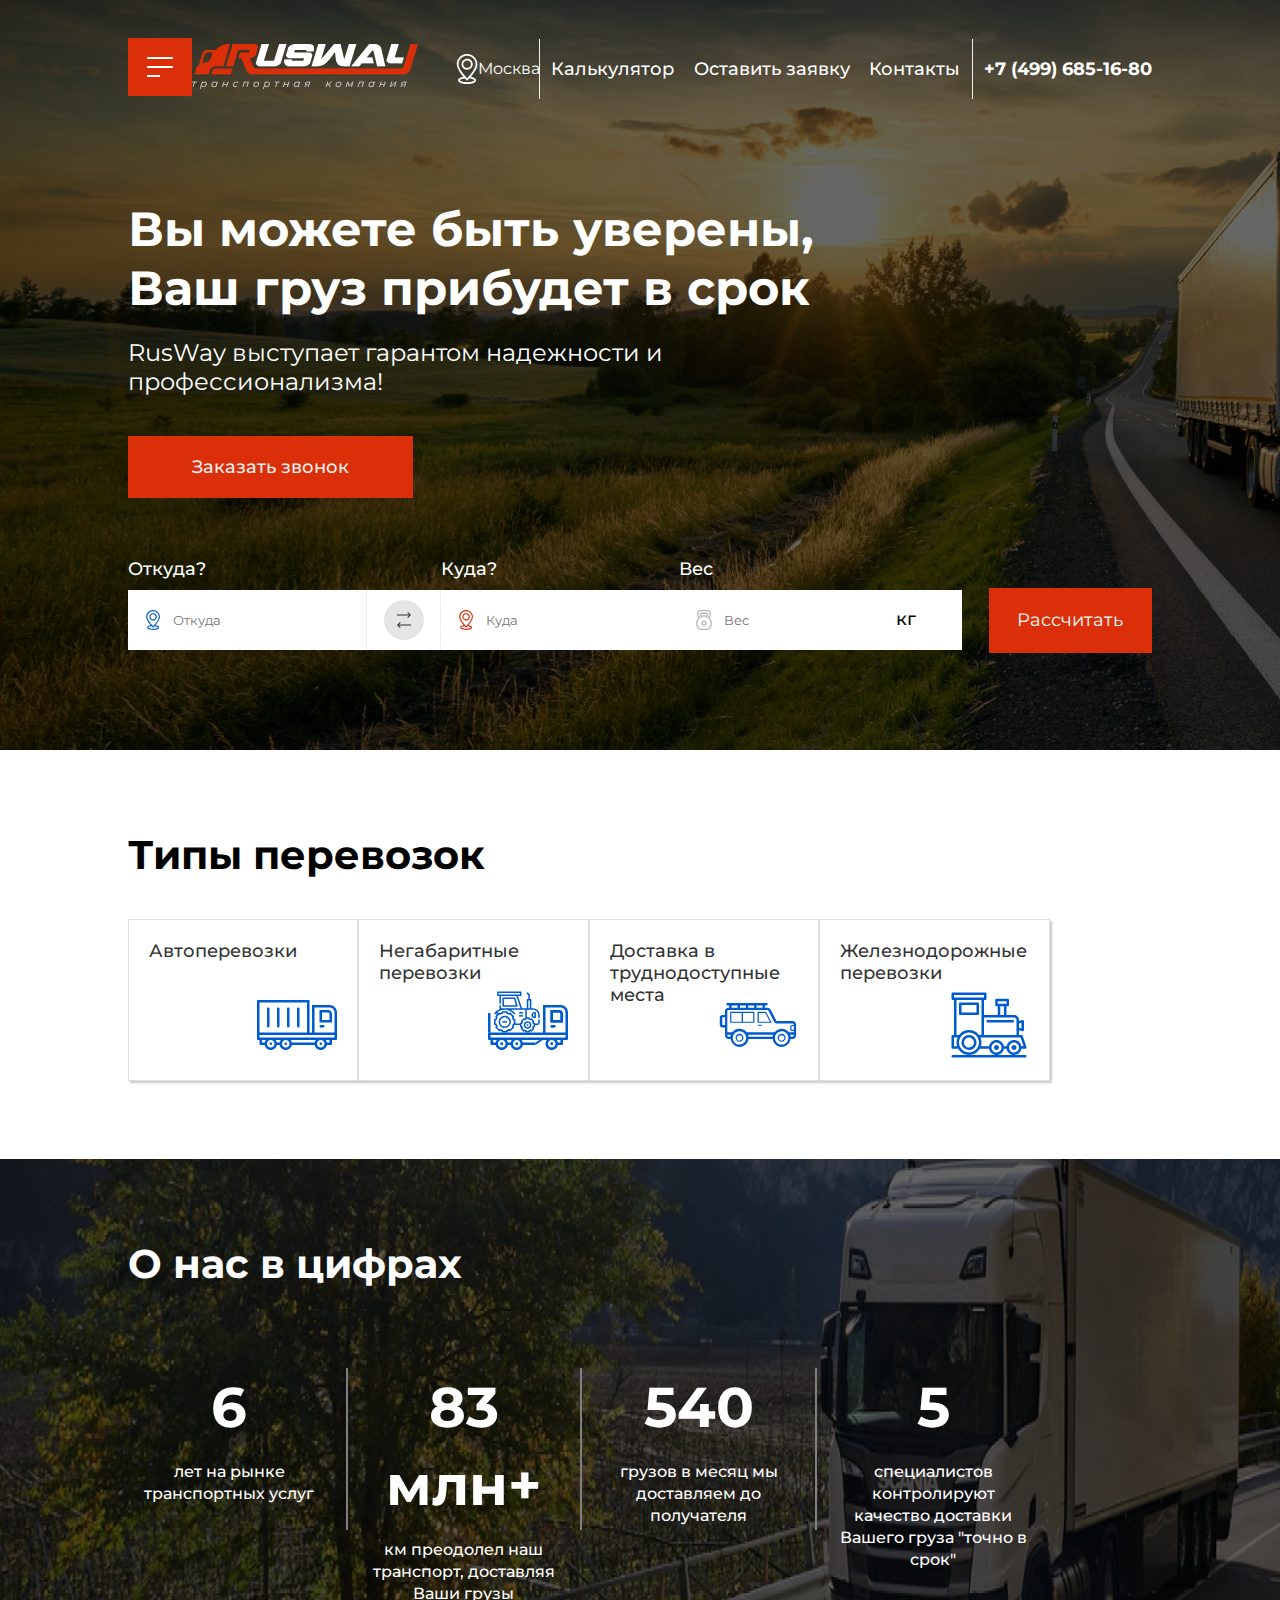
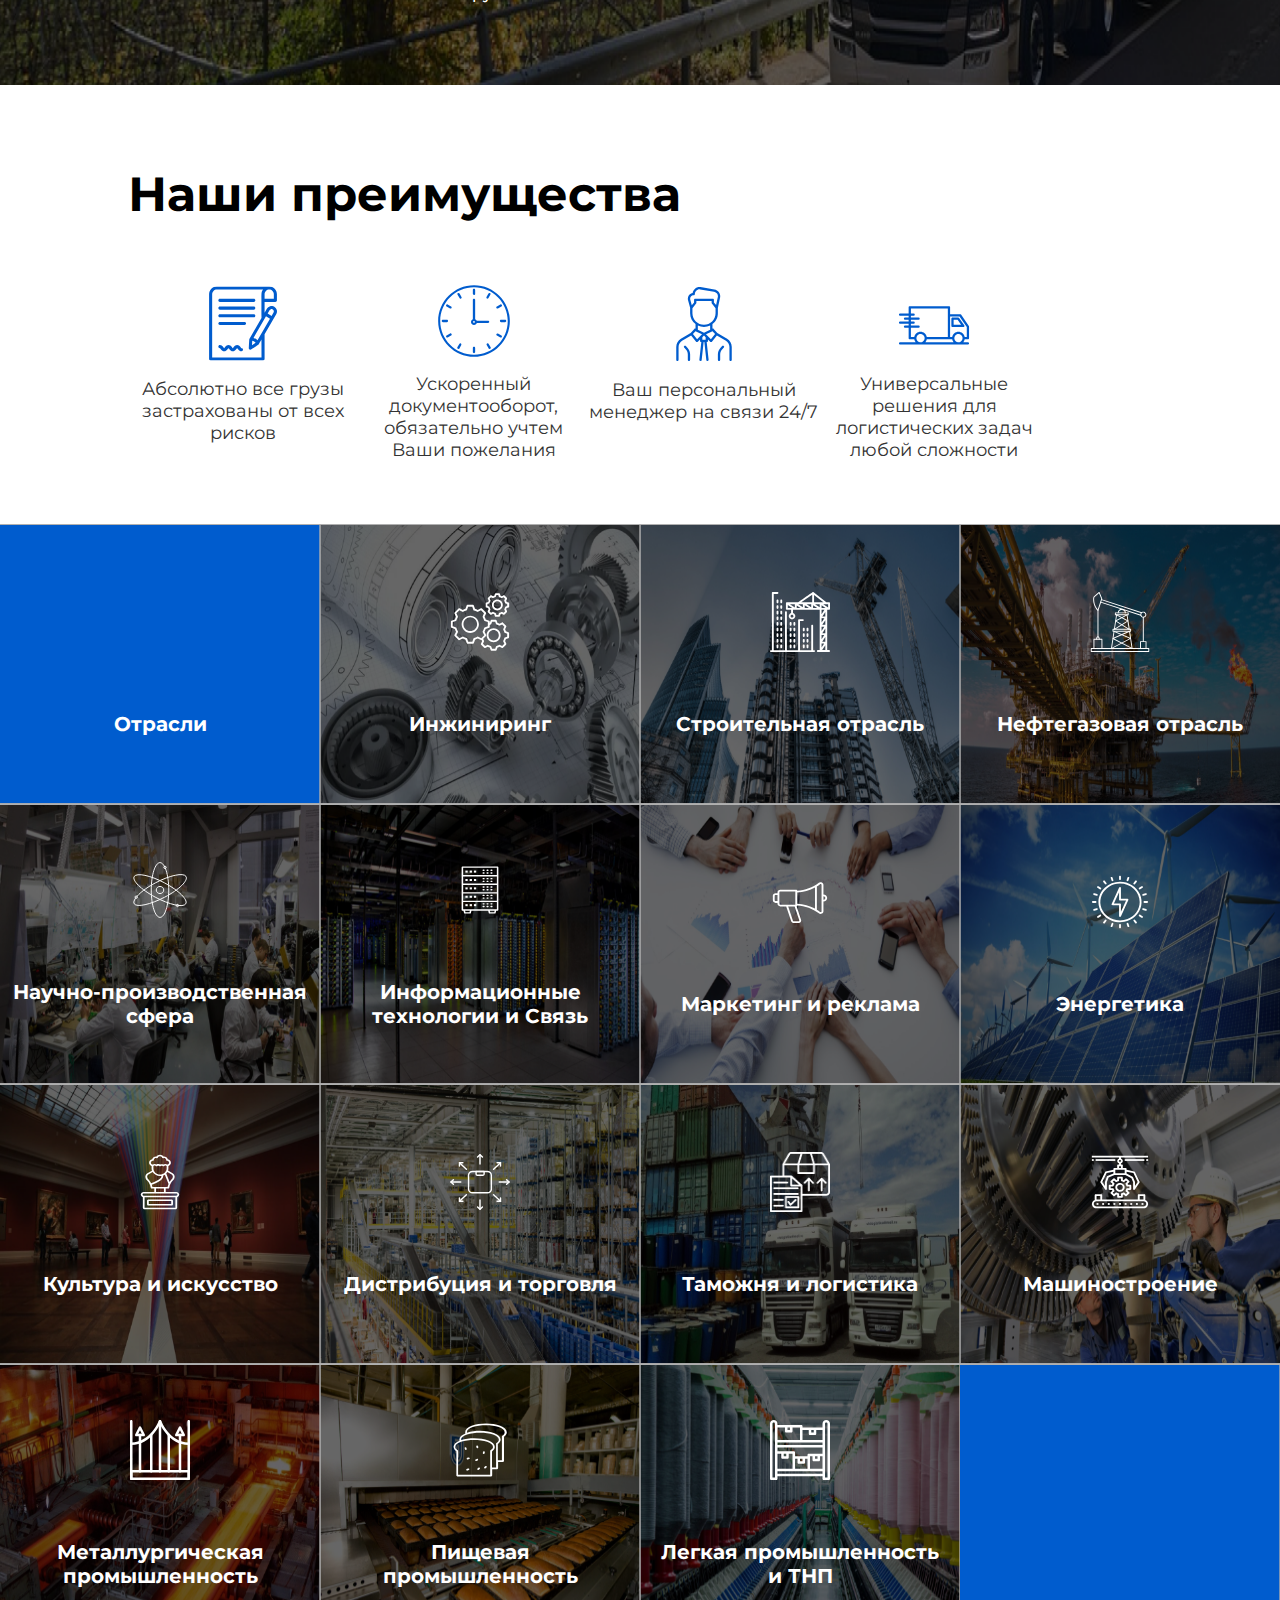
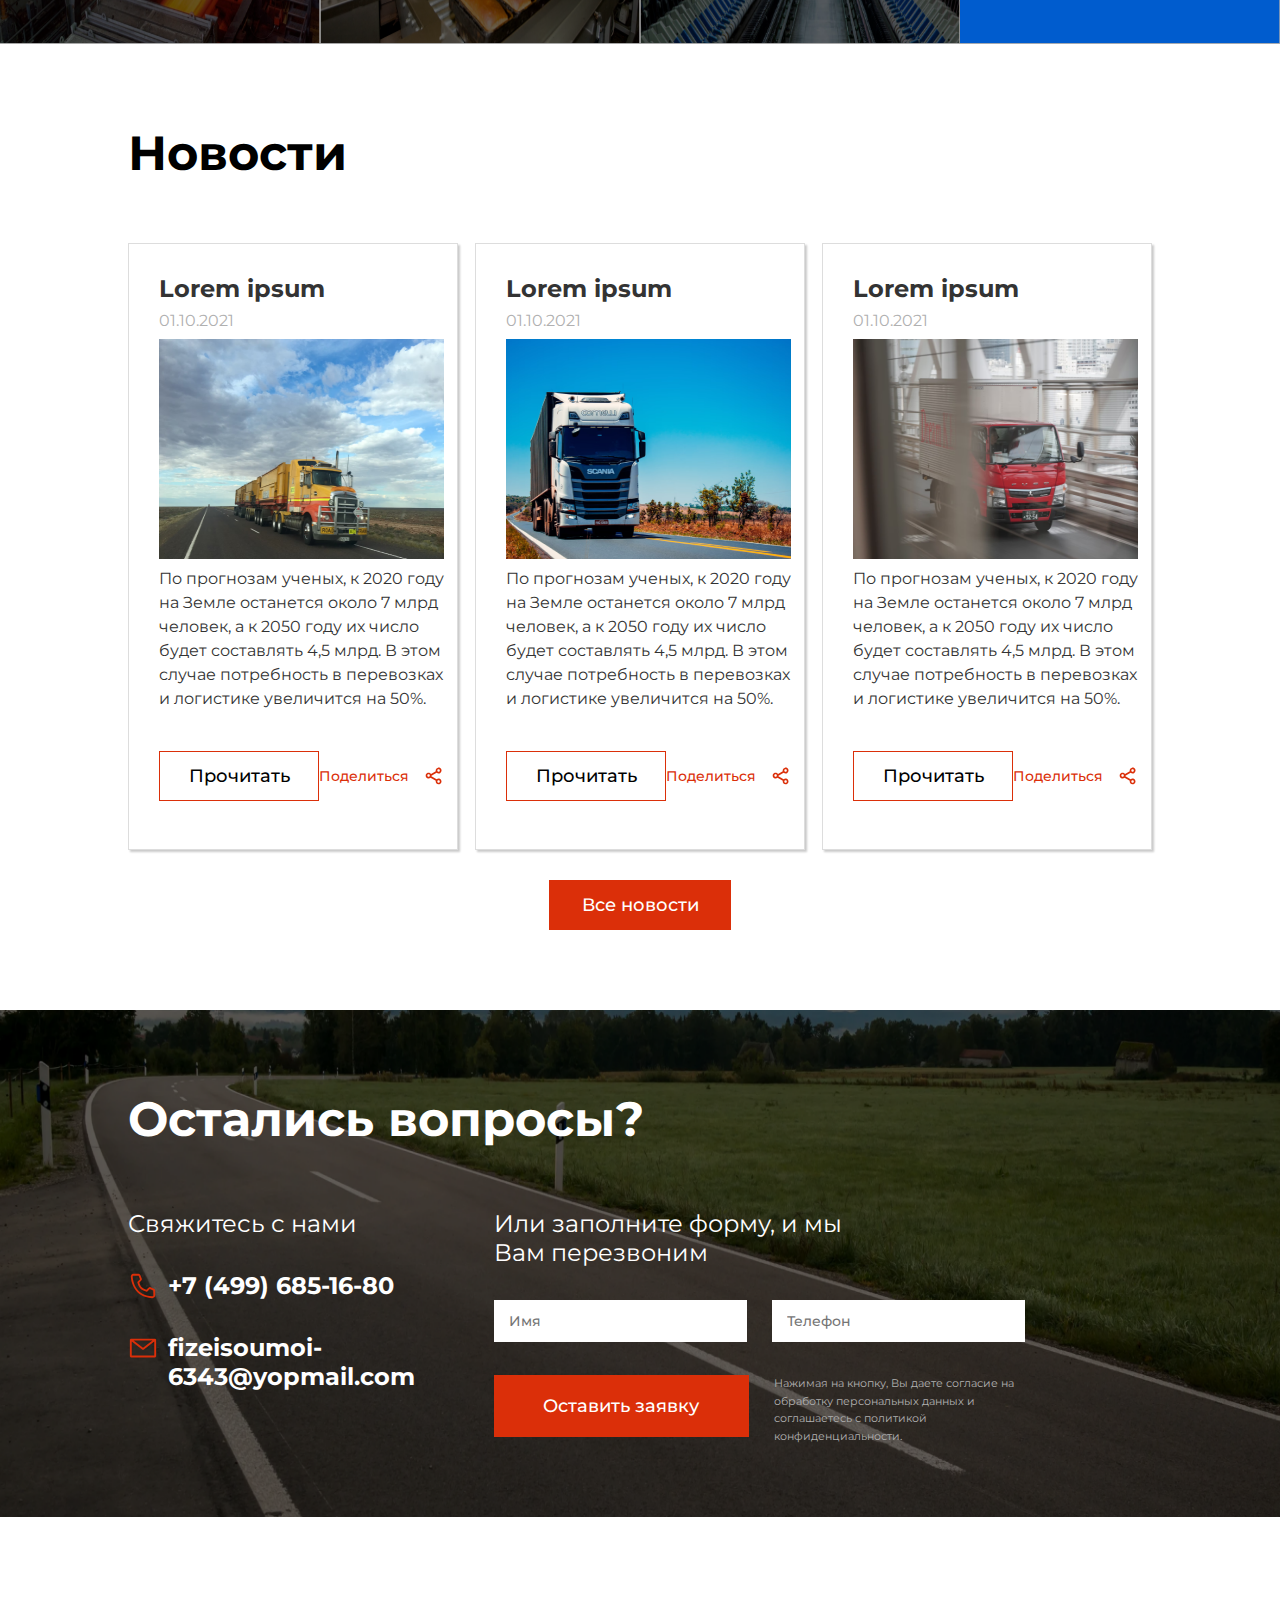
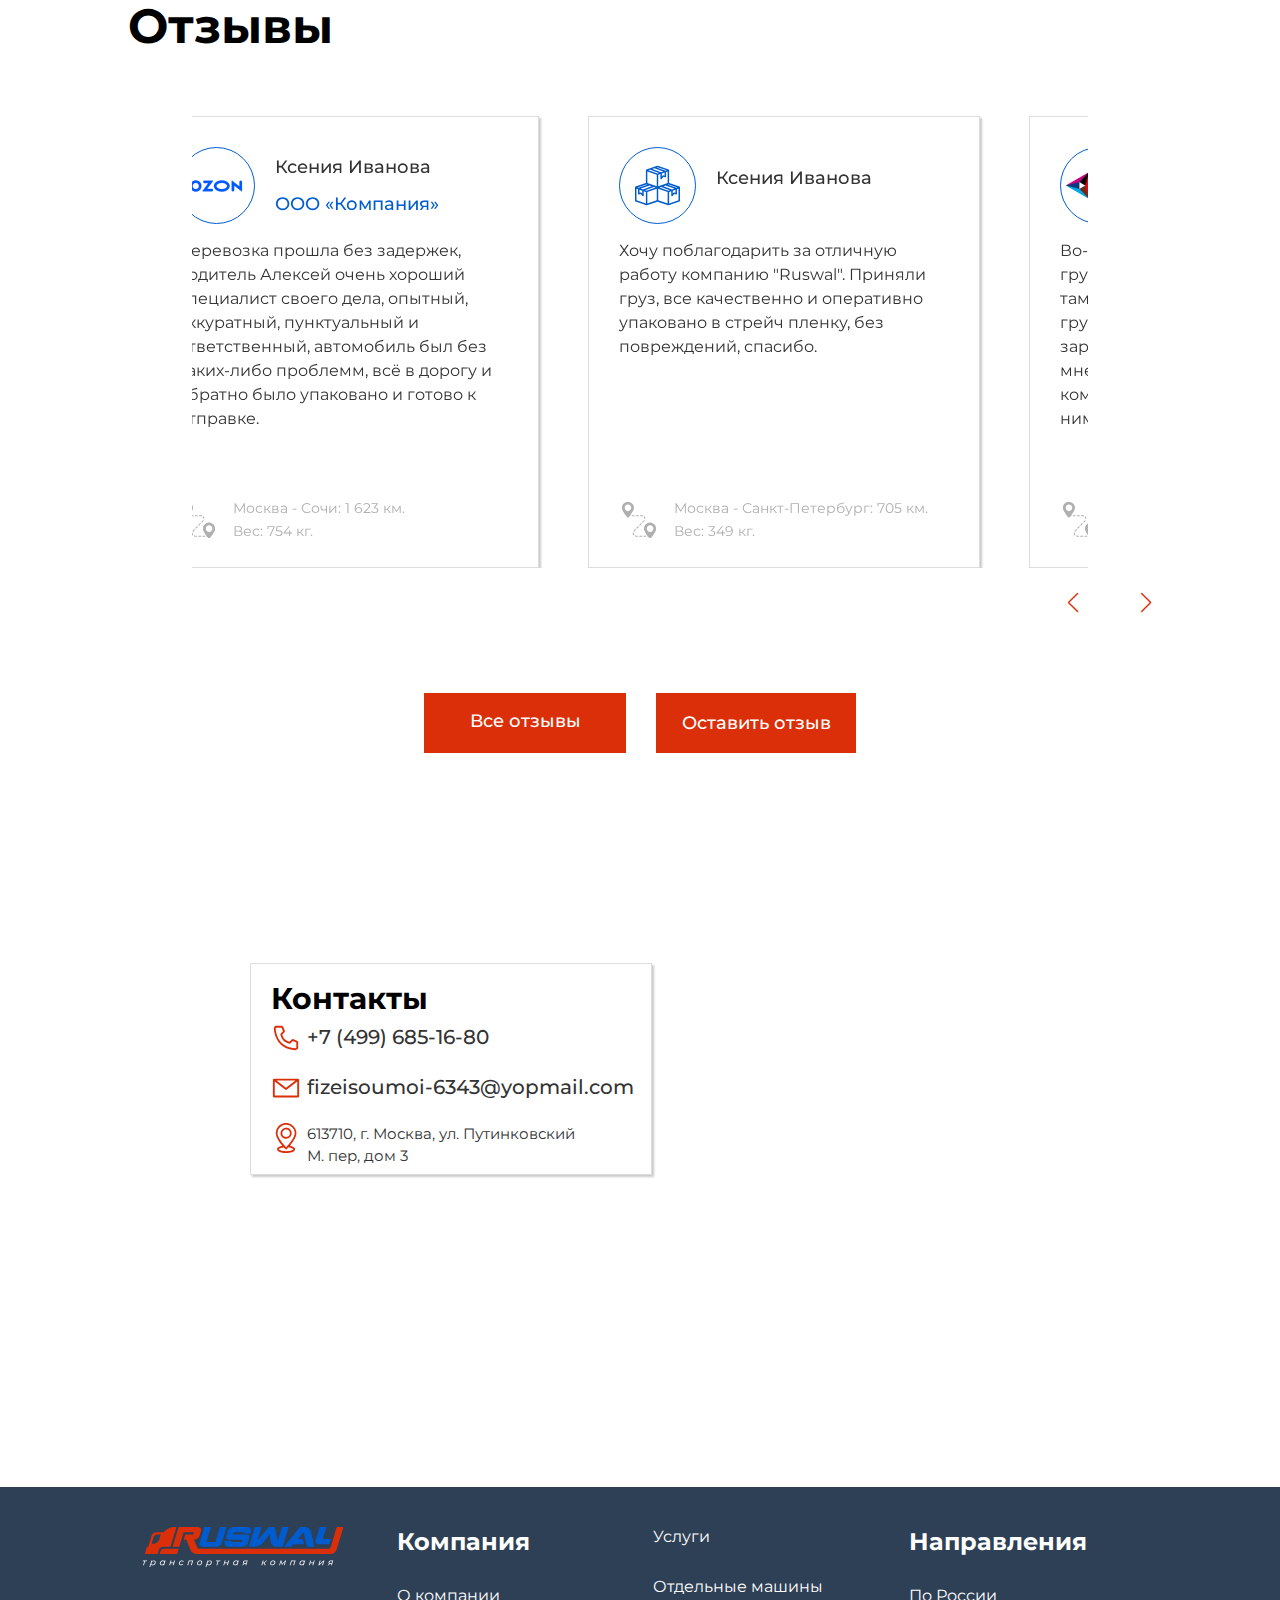
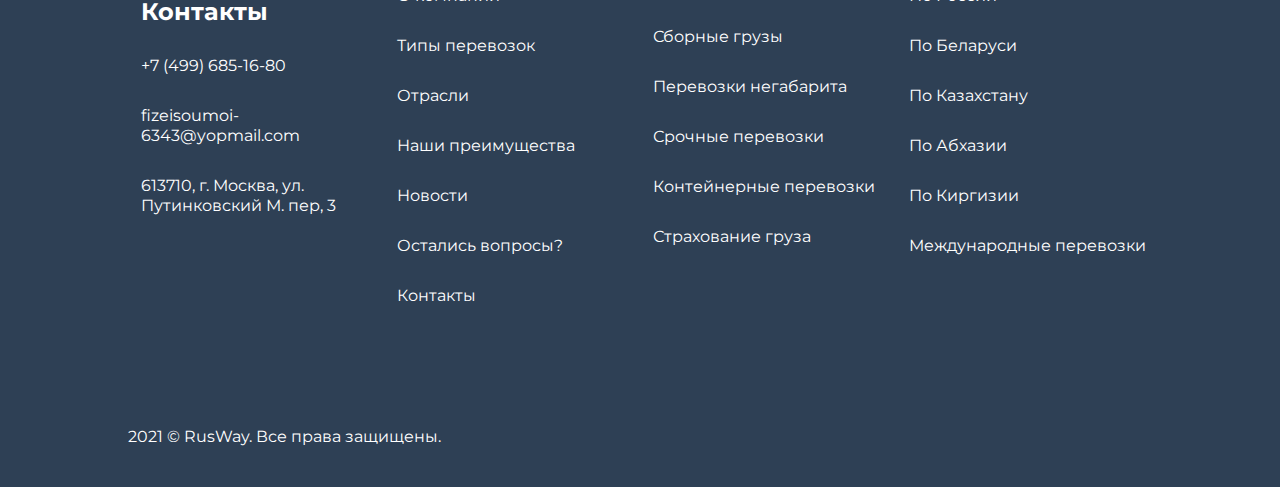
<file: serega_web/pages/index.html>
<!DOCTYPE html>

<head>
  <meta charset="UTF-8">
  <meta http-equiv="X-UA-Compatible" content="IE=edge">
  <meta name="viewport" content="width=device-width, initial-scale=1.0">
  <link rel="stylesheet" href="../css/styles.css">
  <title>Главная</title>
  <link rel="stylesheet" href="https://cdn.jsdelivr.net/npm/swiper@8/swiper-bundle.min.css" />

  <script src="https://cdn.jsdelivr.net/npm/swiper@8/swiper-bundle.min.js"></script>
</head>

<body>
  <div class="navmenu">
    <div class="navmenu__firstpage">
      <div class="navmenu__firstpage__exitrow">
        <img src="../img/menu_exit.svg" alt="" class="navmenu__firstpage__exitrow-icon">
      </div>
      <div class="navmenu__firstpage__content">
        <p class="navmenu__firstpage__content-p menu2">О компании</p>
        <a href="../pages/typesperevozok.html" class="navmenu__firstpage__content-link">Виды транспортировок</a>
        <a href="../pages/services.html" class="navmenu__firstpage__content-link">Услуги</a>
        <a href="" class="navmenu__firstpage__content-link">Вопросы</a>
        <a href="../pages/otrasl_uslugi.html" class="navmenu__firstpage__content-link">Отраслевые услуги</a>
        <a href="../pages/contacts.html" class="navmenu__firstpage__content-link">Контакты</a>
        <a href="" class="navmenu__firstpage__content-link">Калькулятор</a>
      </div>
    </div>
    <div class="navmenu__secondpage">
      <div class="navmenu__secondpage__exitrow"></div>
      <div class="navmenu__secondpage__content">
        <a href="" class="navmenu__secondpage__content-link">О нас</a>
        <a href="" class="navmenu__secondpage__content-link">Наша команда</a>
        <a href="" class="navmenu__secondpage__content-link">Документы</a>
        <a href="../pages/reviews.html" class="navmenu__secondpage__content-link">Отзывы</a>
        <a href="../pages/news.html" class="navmenu__secondpage__content-link">Новости</a>
      </div>
    </div>
  </div>
  <div class="header">
    <div class="header__content">
      <div class="header__nav nav">
        <div class="header__nav burgerandlogo">
          <div class="header__nav-icon">
            <a href=""><img src="../img/burger-icon.svg" alt="burger-icon"></a>
          </div>
          <div class="header__nav-logo">
            <a href=""><img src="../img/logo.png" alt="logo"></a>
          </div>
        </div>
        <div class="header__nav-city">
          <img src="../img/gps.svg" alt="gps" class="city_link-img">
          <a href="" class="city_link">
            <p class="city_link-text">Москва</p>
          </a>
        </div>
        <span class="palka"></span>
        <div class="header__nav-list">
          <p>Калькулятор</p>
          <p>Оставить заявку</p>
          <a href="../pages/contacts.html" class="header__nav-list-link">Контакты</a>
        </div>
        <span class="palka"></span>
        <div class="header__nav-phone">
          <p class="number">+7 (499) 685-16-80</p>
        </div>

      </div>
      <div class="header__title-info title-info">
        <h1 class="title-info__title">Вы можете быть уверены, Ваш груз прибудет в срок</h1>
        <p class="title-info__desc">RusWay выступает гарантом надежности и профессионализма!</p>
        <button class="title-info__button" type="button">Заказать звонок</button>
      </div>
      <div class="header__calculator calculator">
        <div class="input-wrapper">
          <div class="calculator__input">
            <span>Откуда?</span>
            <img src="../img/calc_1.svg" alt="calc1" class="calculator__input-icon">
            <input type="text" class="input-from" placeholder="Откуда" required>
          </div>
          <div class="fixknopki">
            <span>ы</span>
            <div class="calculator__input-reverse">
              <div class="calculator__input-reverse-imgWrapper">
                <img src="../img/coolicon.svg" alt="arrow" class="calculator__input-reverse-imgWrapper-top">
                <img src="../img/coolicon.svg" alt="arrow" class="calculator__input-reverse-imgWrapper-bot">
              </div>
            </div>
          </div>
          <div class="calculator__input">
            <span>Куда?</span>
            <img src="../img/calc_2.svg" alt="calc2" class="calculator__input-icon">
            <input type="text" class="input-where" placeholder="Куда" required>
          </div>
          <div class="calculator__input">
            <span>Вес</span>
            <img src="../img/calc_3.svg" alt="calc3" class="calculator__input-icon">
            <span class="input-weight-kg">кг</span>
            <input type="text" class="input-weight" placeholder="Вес" required>
          </div>

        </div>
        <button class="calculator__button">Рассчитать</button>
      </div>

    </div>
  </div>
  <div class="types">
    <div class="types__content">
      <h1 class="types__title">Типы перевозок</h1>
      <div class="blocks">
        <div class="types__block">
          <span class="types__block-text">Автоперевозки</span>
          <img src="../img/types1.svg" alt="types1" class="types__block-img">
        </div>
        <div class="types__block">
          <span class="types__block-text">Негабаритные перевозки</span>
          <img src="../img/types2.svg" alt="types2" class="types__block-img">
        </div>
        <div class="types__block">
          <span class="types__block-text">Доставка
            в труднодоступные места</span>
          <img src="../img/types3.svg" alt="types3" class="types__block-img">
        </div>
        <div class="types__block">
          <span class="types__block-text">Железнодорожные перевозки</span>
          <img src="../img/types4.svg" alt="types4" class="types__block-img">
        </div>
      </div>
    </div>
  </div>
  <div class="stats">
    <h1 class="stats__about">О нас в цифрах</h1>
    <div class="stats__list">
      <div class="stats__list-elem">
        <p class="number">6</p>
        <p class="text">лет на рынке транспортных услуг</p>
      </div>
      <span class="palka2"></span>
      <div class="stats__list-elem">
        <p class="number">83 млн+</p>
        <p class="text">км преодолел
          наш транспорт, доставляя Ваши грузы</p>
      </div>
      <span class="palka2"></span>
      <div class="stats__list-elem">
        <p class="number">540</p>
        <p class="text">грузов в месяц
          мы доставляем до получателя</p>
      </div>
      <span class="palka2"></span>
      <div class="stats__list-elem">
        <p class="number">5</p>
        <p class="text">специалистов контролируют качество доставки
          Вашего груза "точно в срок"</p>
      </div>
    </div>
  </div>
  <div class="positivies">
    <h1 class="positivies__title">Наши преимущества</h1>
    <div class="positivies__blocks">
      <div class="positivies__blocks_block">
        <img src="../img/posi1.svg" alt="posi1" class="positivies__blocks_block-img">
        <span class="positivies__blocks_block-text">Абсолютно все грузы застрахованы от всех рисков</span>
      </div>
      <div class="positivies__blocks_block">
        <img src="../img/posi2.svg" alt="posi2" class="positivies__blocks_block-img">
        <span class="positivies__blocks_block-text">Ускоренный документооборот, обязательно учтем
          Ваши пожелания</span>
      </div>
      <div class="positivies__blocks_block">
        <img src="../img/posi3.svg" alt="posi3" class="positivies__blocks_block-img">
        <span class="positivies__blocks_block-text">Ваш персональный менеджер на связи 24/7</span>
      </div>
      <div class="positivies__blocks_block">
        <img src="../img/posi4.svg" alt="posi4" class="positivies__blocks_block-img">
        <span class="positivies__blocks_block-text">Универсальные решения для логистических
          задач любой сложности</span>
      </div>
    </div>
  </div>
  <div class="superplitki sp">
    <div class="superplitki__plitka" id="B">
      <div class="superplitki__plitka__content">
        <div class="superplitki__plitka__content-zatichka"></div>
        <p class="superplitki__plitka__content-text">Отрасли</p>
      </div>
    </div>
    <div class="superplitki__plitka sp1" id="B">
      <div class="superplitki__plitka__content pl1">
        <img src="../img/plitka_engineering.svg" alt="" class="superplitki__plitka__content-icon">
        <p class="superplitki__plitka__content-text">Инжиниринг</p>
      </div>
    </div>
    <div class="superplitki__plitka" id="B">
      <div class="superplitki__plitka__content pl2">
        <img src="../img/plitka_construction.svg" alt="" class="superplitki__plitka__content-icon">
        <p class="superplitki__plitka__content-text">Строительная отрасль</p>
      </div>
    </div>
    <div class="superplitki__plitka" id="B">
      <div class="superplitki__plitka__content pl3">
        <img src="../img/plitka_oil-drilling.svg" alt="" class="superplitki__plitka__content-icon">
        <p class="superplitki__plitka__content-text">Нефтегазовая отрасль</p>
      </div>
    </div>
    <div class="superplitki__plitka" id="B">
      <div class="superplitki__plitka__content pl4">
        <img src="../img/plitka_science.svg" alt="" class="superplitki__plitka__content-icon">
        <p class="superplitki__plitka__content-text">Научно-производственная сфера</p>
      </div>
    </div>
    <div class="superplitki__plitka" id="B">
      <div class="superplitki__plitka__content pl5">
        <img src="../img/plitka_servers.svg" alt="" class="superplitki__plitka__content-icon">
        <p class="superplitki__plitka__content-text">Информационные технологии и Связь</p>
      </div>
    </div>
    <div class="superplitki__plitka" id="B">
      <div class="superplitki__plitka__content pl6">
        <img src="../img/plitka_marketing.svg" alt="" class="superplitki__plitka__content-icon">
        <p class="superplitki__plitka__content-text">Маркетинг и реклама</p>
      </div>
    </div>
    <div class="superplitki__plitka" id="B">
      <div class="superplitki__plitka__content pl7">
        <img src="../img/plitka_energy.svg" alt="" class="superplitki__plitka__content-icon">
        <p class="superplitki__plitka__content-text">Энергетика</p>
      </div>
    </div>
    <div class="superplitki__plitka" id="B">
      <div class="superplitki__plitka__content pl8">
        <img src="../img/plitka_sculpture.svg" alt="" class="superplitki__plitka__content-icon">
        <p class="superplitki__plitka__content-text">Культура и искусство</p>
      </div>
    </div>
    <div class="superplitki__plitka" id="B">
      <div class="superplitki__plitka__content pl9">
        <img src="../img/plitka_distribution.svg" alt="" class="superplitki__plitka__content-icon">
        <p class="superplitki__plitka__content-text">Дистрибуция и торговля</p>
      </div>
    </div>
    <div class="superplitki__plitka" id="B">
      <div class="superplitki__plitka__content pl10">
        <img src="../img/plitka_customs-clearance.png" alt="" class="superplitki__plitka__content-icon">
        <p class="superplitki__plitka__content-text">Таможня и логистика</p>
      </div>
    </div>
    <div class="superplitki__plitka" id="B">
      <div class="superplitki__plitka__content pl11">
        <img src="../img/plitka_machinery.svg" alt="" class="superplitki__plitka__content-icon">
        <p class="superplitki__plitka__content-text">Машиностроение</p>
      </div>
    </div>
    <div class="superplitki__plitka" id="B">
      <div class="superplitki__plitka__content pl12">
        <img src="../img/plitka_fence-gate.svg" alt="" class="superplitki__plitka__content-icon">
        <p class="superplitki__plitka__content-text">Металлургическая промышленность</p>
      </div>
    </div>
    <div class="superplitki__plitka" id="B">
      <div class="superplitki__plitka__content pl13">
        <img src="../img/plitka_bread-slice.svg" alt="" class="superplitki__plitka__content-icon">
        <p class="superplitki__plitka__content-text">Пищевая промышленность</p>
      </div>
    </div>
    <div class="superplitki__plitka" id="B">
      <div class="superplitki__plitka__content hovpl pl14">
        <img src="../img/plitka_warehouse.svg" alt="" class="superplitki__plitka__content-icon">
        <p class="superplitki__plitka__content-text">Легкая промышленность 
          и ТНП</p>
      </div>
    </div>
    <div class="superplitki__plitka" id="B">
      <div class="superplitki__plitka__content"></div>
    </div>
  </div>
  
  <div class="news">
    <h1 class="news__title">Новости</h1>
    <div class="news__blocks">
      <div class="news__blocks_block">
        <p class="news__blocks_block-title">Lorem ipsum</p>
        <span class="news__blocks_block-date">01.10.2021</span>
        <img src="../img/Rectangle54.png" alt="news_img" class="news__blocks_block-img">
        <p class="news__blocks_block-text">По прогнозам ученых, к 2020 году
          на Земле останется около 7 млрд человек, а к 2050 году их число будет составлять 4,5 млрд.
          В этом случае потребность
          в перевозках и логистике увеличится на 50%.</p>
        <div class="row">
          <button class="news__blocks_block-btn">Прочитать</button>
          <a href="" class="news__blocks_block-link">
            Поделиться
            <img src="../img/share_outline.svg" alt="share_outline" class="news__blocks_block-icon">
          </a>
        </div>
      </div>
      <div class="news__blocks_block">
        <p class="news__blocks_block-title">Lorem ipsum</p>
        <span class="news__blocks_block-date">01.10.2021</span>
        <img src="../img/Rectangle541.png" alt="news_img" class="news__blocks_block-img">
        <p class="news__blocks_block-text">По прогнозам ученых, к 2020 году
          на Земле останется около 7 млрд человек, а к 2050 году их число будет составлять 4,5 млрд.
          В этом случае потребность
          в перевозках и логистике увеличится на 50%.</p>
        <div class="row">
          <button class="news__blocks_block-btn">Прочитать</button>
          <a href="" class="news__blocks_block-link">
            Поделиться
            <img src="../img/share_outline.svg" alt="share_outline" class="news__blocks_block-icon">
          </a>
        </div>
      </div>
      <div class="news__blocks_block">
        <p class="news__blocks_block-title">Lorem ipsum</p>
        <span class="news__blocks_block-date">01.10.2021</span>
        <img src="../img/Rectangle542.png" alt="news_img" class="news__blocks_block-img">
        <p class="news__blocks_block-text">По прогнозам ученых, к 2020 году
          на Земле останется около 7 млрд человек, а к 2050 году их число будет составлять 4,5 млрд.
          В этом случае потребность
          в перевозках и логистике увеличится на 50%.</p>
        <div class="row">
          <button class="news__blocks_block-btn">Прочитать</button>
          <a href="" class="news__blocks_block-link">
            Поделиться
            <img src="../img/share_outline.svg" alt="share_outline" class="news__blocks_block-icon">
          </a>
        </div>
      </div>
    </div>
    <div class="news-btncontainer">
      <a href="" class="news-btncontainer__button">Все новости</a>
    </div>
  </div>
  <div class="questions">
    <h1 class="questions__title">Остались вопросы?</h1>
    <div class="questions__list">
      <div class="questions__list-contacts">
        <p class="questions__list-contacts-text">Свяжитесь с нами</p>
        <div class="row">
          <img src="../img/carbon_phone.svg" alt="carbon_phone" class="questions__list-contacts-cont-icon">
          <p class="questions__list-contacts-cont">+7 (499) 685-16-80</p>
        </div>
        <div class="row">
          <img src="../img/codicon_mail.svg" alt="codicon_mail" class="questions__list-contacts-cont-icon">
          <p class="questions__list-contacts-cont">fizeisoumoi-6343@yopmail.com</p>
        </div>
      </div>
      <div class="questions__list-form">
        <p class="questions__list-form-text">Или заполните форму, и мы Вам перезвоним</p>
        <div class="row">
          <input type="text" class="questions__list-form-input" placeholder="Имя">
          <input type="text" class="questions__list-form-input" placeholder="Телефон">
        </div>
        <div class="row">
          <button class="questions__list-form-btn">Оставить заявку</button>
          <p class="questions__list-form-desc">Нажимая на кнопку, Вы даете согласие
            на обработку персональных данных
            и соглашаетесь с политикой конфиденциальности.</p>
        </div>
      </div>
    </div>
  </div>
  <div class="reviews">
    <h1 class="reviews__title">Отзывы</h1>
    <div class="swiper swiperRev">
      <div class="swiper-wrapper swiperRev-wrapper">
        <div class="swiper-slide swiperRev-slide">
          <div class="row">
            <div class="logoImg">
              <img src="../img/rev1.svg" alt="rev1" class="row__img">
            </div>
            <div class="row__items">
              <p class="row__items-name">Ксения Иванова</p>
            </div>
          </div>
          <p class="revText">Хочу поблагодарить за отличную работу компанию "Ruswal".
            Приняли груз, все качественно и оперативно
            упаковано в стрейч пленку, без повреждений, спасибо.</p>
          <div class="row__foot">
            <img src="../img/track-route2.svg" alt="track-route2" class="row__foot-img">
            <div class="row__foot-items">
              <p class="row__foot-items-text">Москва - Санкт-Петербург: 705 км.</p>
              <p class="row__foot-items-text">Вес: 349 кг.</p>
            </div>
          </div>
        </div>
        <div class="swiper-slide swiperRev-slide">
          <div class="row">
            <div class="logoImg">
              <img src="../img/image24.png" alt="rev1" class="row__img2">
            </div>
            <div class="row__items">
              <p class="row__items-name">Ксения Иванова</p>
              <p class="row__items-company">ООО «Компания»</p>
            </div>
          </div>
          <p class="revText">Во-первых, у меня была потребность в грузоперевозки до Сочи, но так как там у меня был
            знакомый, который на грузоперевозках себя зарекомендовал с лучшей стороны, он мне и порекомендовал именно
            эту компанию.
            В общем, я созвонился с ними и обговорил все детали.</p>
          <div class="row__foot">
            <img src="../img/track-route2.svg" alt="track-route2" class="row__foot-img">
            <div class="row__foot-items">
              <p class="row__foot-items-text">Москва - Сочи: 1 623 км.</p>
              <p class="row__foot-items-text">Вес: 542 кг.</p>
            </div>
          </div>
        </div>
        <div class="swiper-slide swiperRev-slide">
          <div class="row">
            <div class="logoImg">
              <img src="../img/image23.png" alt="rev1" class="row__img3">
            </div>
            <div class="row__items">
              <p class="row__items-name">Ксения Иванова</p>
              <p class="row__items-company">ООО «Компания»</p>
            </div>
          </div>
          <p class="revText">Перевозка прошла без задержек, водитель Алексей очень хороший специалист своего дела,
            опытный, аккуратный, пунктуальный и ответственный,
            автомобиль был без каких-либо проблемм, всё в дорогу и обратно было упаковано и готово к отправке.</p>
          <div class="row__foot">
            <img src="../img/track-route2.svg" alt="track-route2" class="row__foot-img">
            <div class="row__foot-items">
              <p class="row__foot-items-text">Москва - Сочи: 1 623 км.</p>
              <p class="row__foot-items-text">Вес: 754 кг.</p>
            </div>
          </div>
        </div>
      </div>
    </div>
    <div class="arrows">
      <div class="swiper-button-prev"></div>
      <div class="swiper-button-next"></div>
    </div>
    <div class="reviews__buttons">
      <a href="../pages/reviews.html" class="reviews__buttons-btn1">Все отзывы</a>
      <button class="reviews__buttons-btn2">Оставить отзыв</button>
    </div>

  </div>
  <div class="map">
    <iframe
      src="https://yandex.ru/map-widget/v1/?um=constructor%3A1a6ceac7cc1836cc4fd32b3cbbac2af38227056954039226bfb4250cd72c9863&amp;source=constructor"
      width="100%" height="650" frameborder="0"></iframe>
    <div class="map__contacts">
      <h1 class="map__contacts-title">Контакты</h1>
      <div class="row">
        <img src="../img/carbon_phone.svg" alt="carbon_phone" class="row__icon">
        <p class="row__cont">+7 (499) 685-16-80</p>
      </div>
      <div class="row">
        <img src="../img/codicon_mail.svg" alt="codicon_mail" class="row__icon">
        <p class="row__cont">fizeisoumoi-6343@yopmail.com</p>
      </div>
      <div class="row">
        <img src="../img/location1.svg" alt="location1" class="row__icon">
        <p class="row__adress">613710, г. Москва, ул. Путинковский М. пер, дом 3</p>
      </div>
    </div>
  </div>
  <div class="footer">
    <div class="footer__row">
      <div class="footer__row__column">
        <img src="../img/footerlogo.svg" alt="footerlogo" class="footer__row__column-logo">
        <p class="footer__row__column-bold">Контакты</p>
        <p class="footer__row__column-usual">+7 (499) 685-16-80</p>
        <p class="footer__row__column-usual">fizeisoumoi-6343@yopmail.com</p>
        <p class="footer__row__column-usual">613710, г. Москва,
          ул. Путинковский М. пер, 3</p>
      </div>
      <div class="footer__row__column">
        <p class="footer__row__column-bold">Компания</p>
        <p class="footer__row__column-usual">О компании</p>
        <a href="../pages/typesperevozok.html" class="footer__row__column-usual">Типы перевозок</a>
        <a href="../pages/otrasl_uslugi.html" class="footer__row__column-usual">Отрасли</a>
        <p class="footer__row__column-usual">Наши преимущества</p>
        <a href="../pages/news.html" class="footer__row__column-usual">Новости</a>
        <p class="footer__row__column-usual">Остались вопросы?</p>
        <a href="../pages/contacts.html" class="footer__row__column-usual">Контакты</a>
      </div>
      <div class="footer__row__column">
        <a href="../pages/services.html" class="footer__row__column-usual">Услуги</a>
        <p class="footer__row__column-usual">Отдельные машины</p>
        <p class="footer__row__column-usual">Сборные грузы</p>
        <p class="footer__row__column-usual">Перевозки негабарита</p>
        <p class="footer__row__column-usual">Срочные перевозки</p>
        <p class="footer__row__column-usual">Контейнерные перевозки</p>
        <p class="footer__row__column-usual">Страхование груза</p>
      </div>
      <div class="footer__row__column">
        <p class="footer__row__column-bold">Направления</p>
        <p class="footer__row__column-usual">По России</p>
        <p class="footer__row__column-usual">По Беларуси</p>
        <p class="footer__row__column-usual">По Казахстану</p>
        <p class="footer__row__column-usual">По Абхазии</p>
        <p class="footer__row__column-usual">По Киргизии</p>
        <p class="footer__row__column-usual">Международные перевозки</p>
      </div>
    </div>
    <div class="footer__license">
      <p class="footer__license-text">2021 © RusWay. Все права защищены.</p>
    </div>
  </div>

  <script>
    var swiper = new Swiper(".swiperRev", {
      allowTouchMove: false,
      slidesPerView: 3,
      loop: true,
      spaceBetween: 40,
      navigation: {
        enabled: true,
        nextEl: ".swiper-button-next",
        prevEl: ".swiper-button-prev",
      },
    });
  </script>

  <script src="../scripts/menu_appear.js"></script>
</body>

</html>
</file>
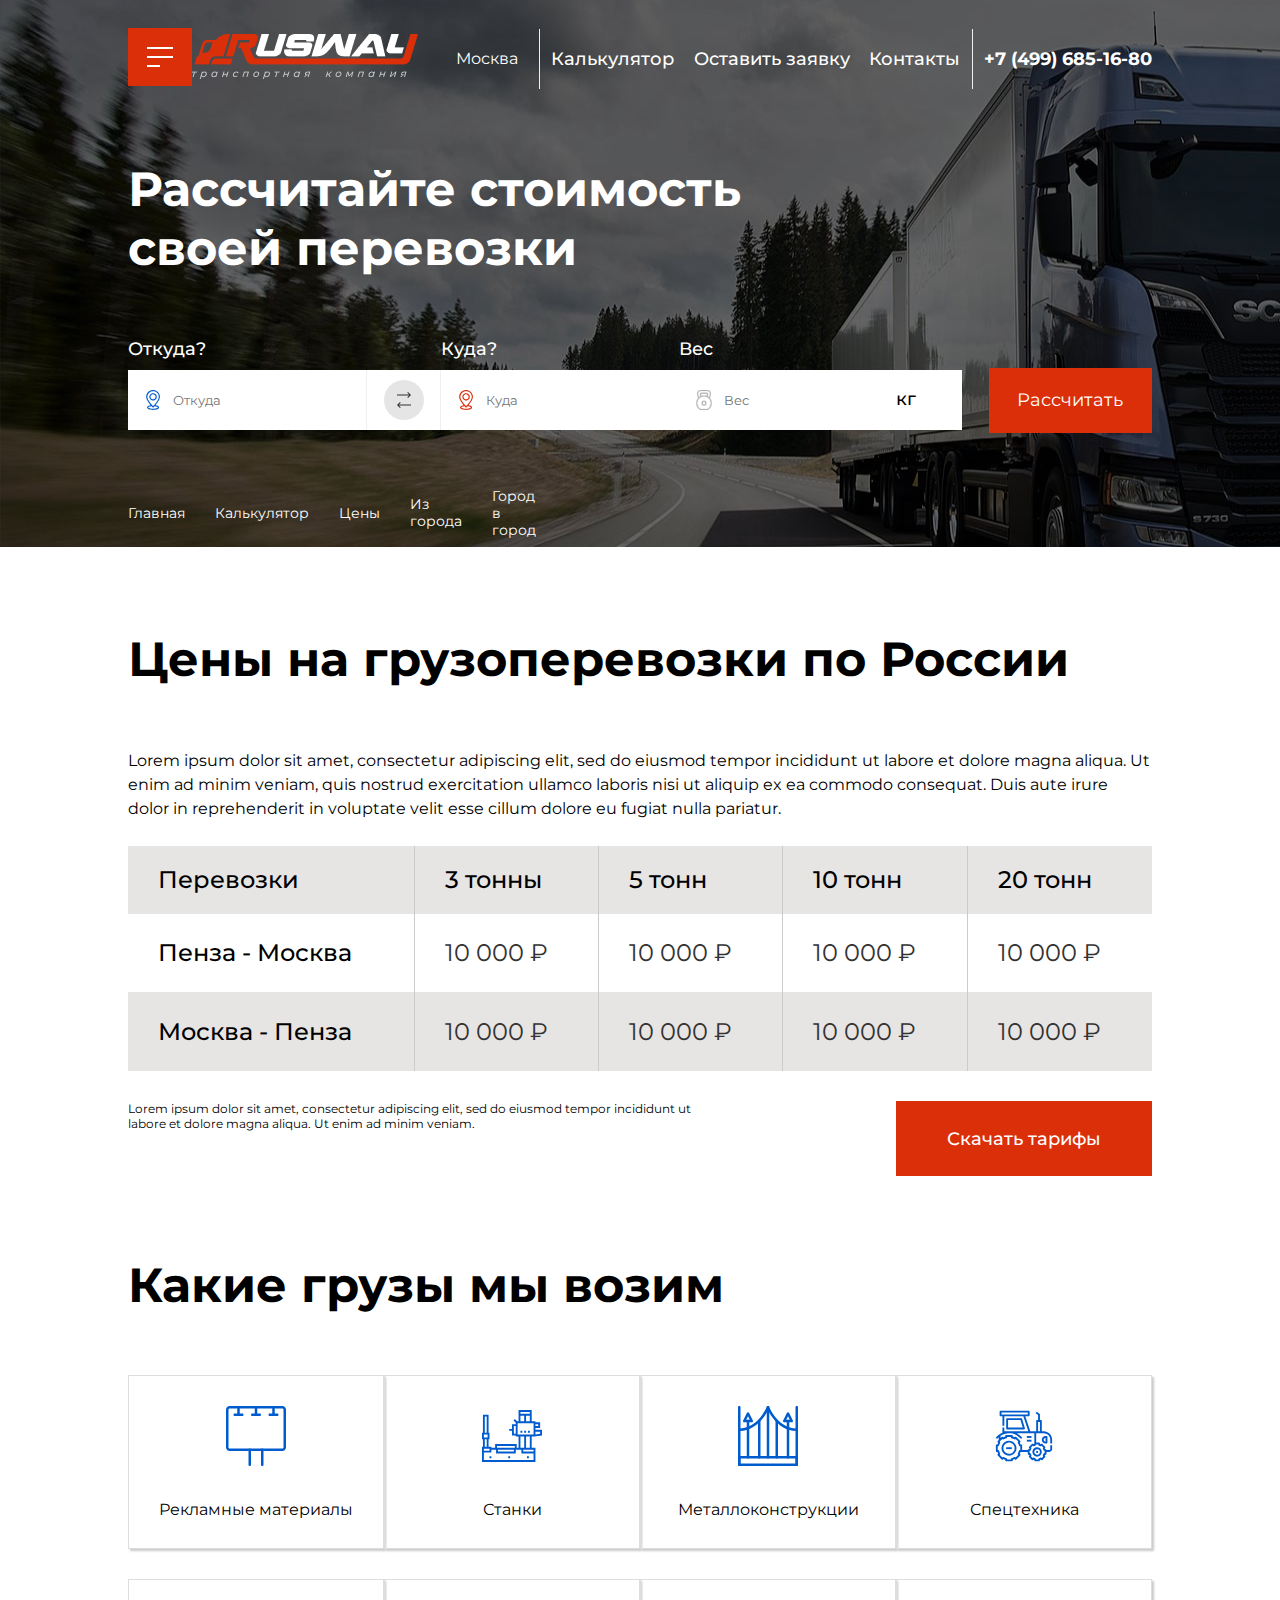
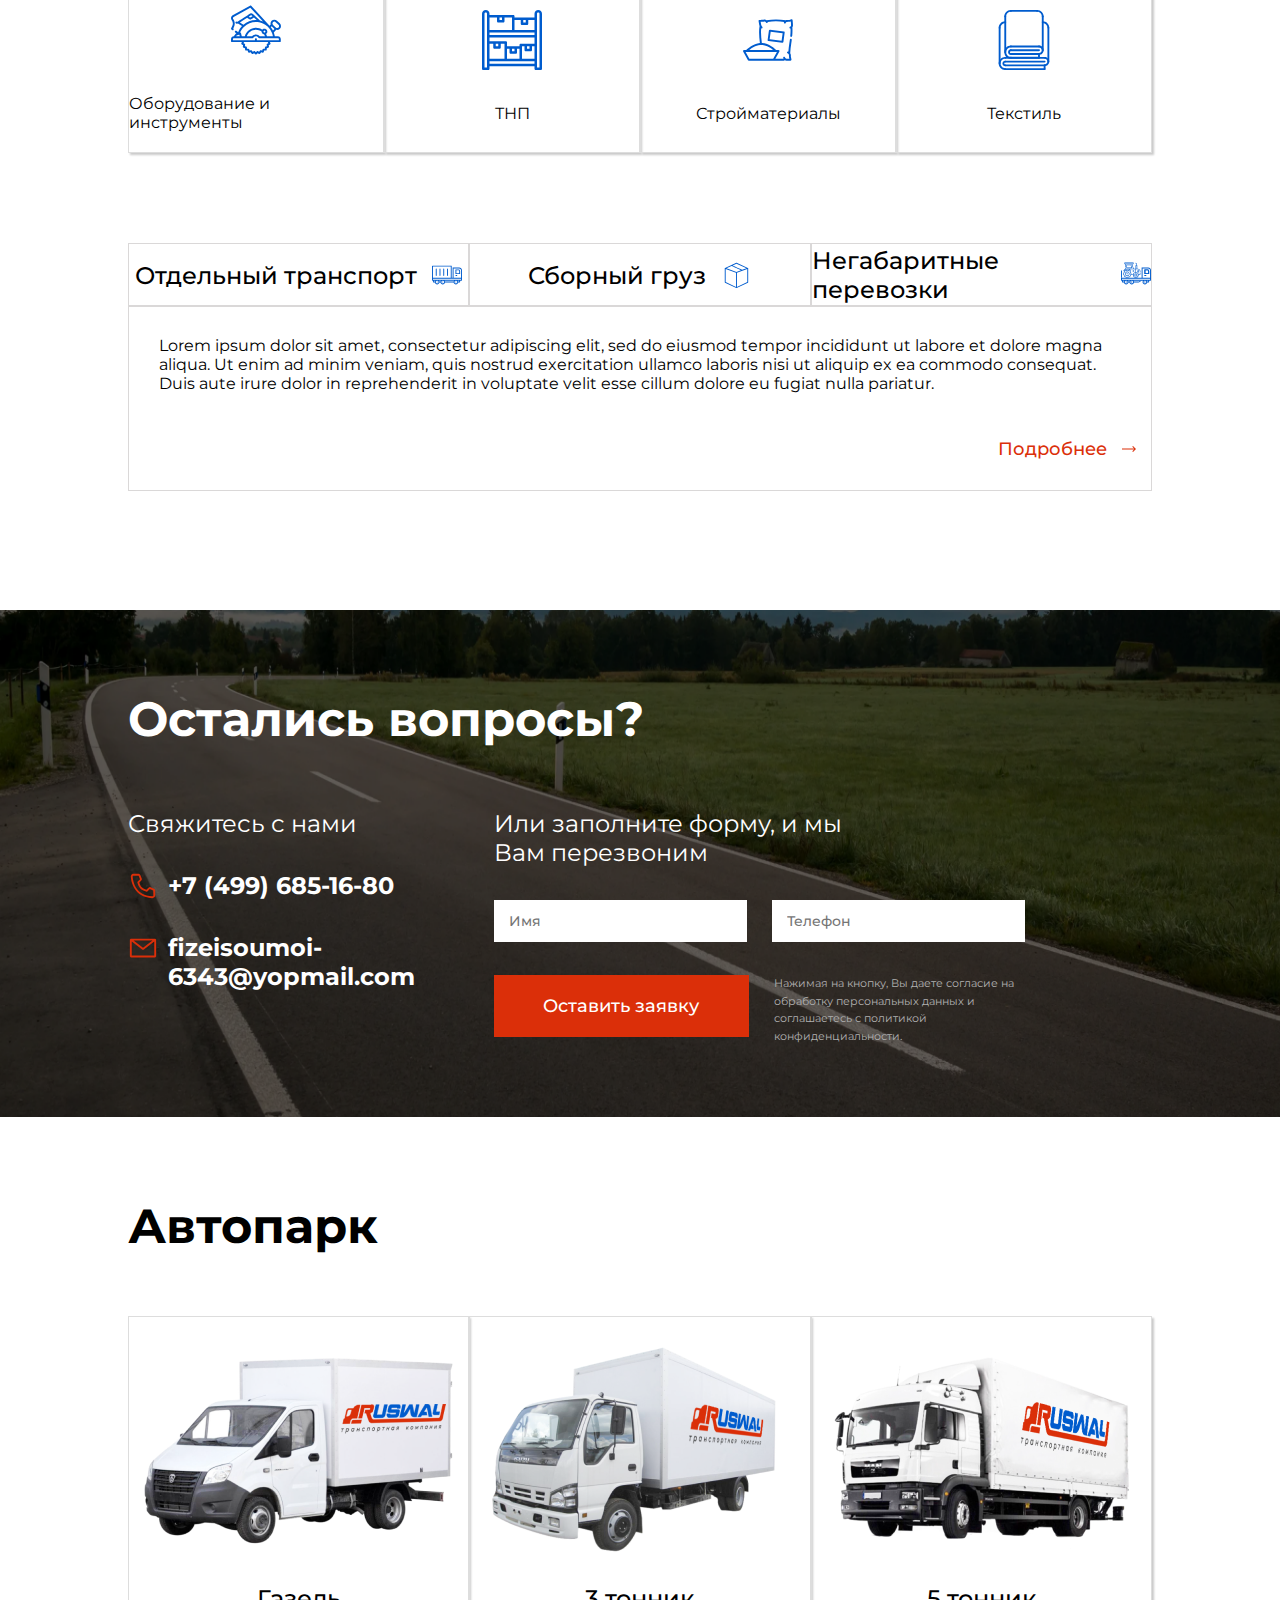
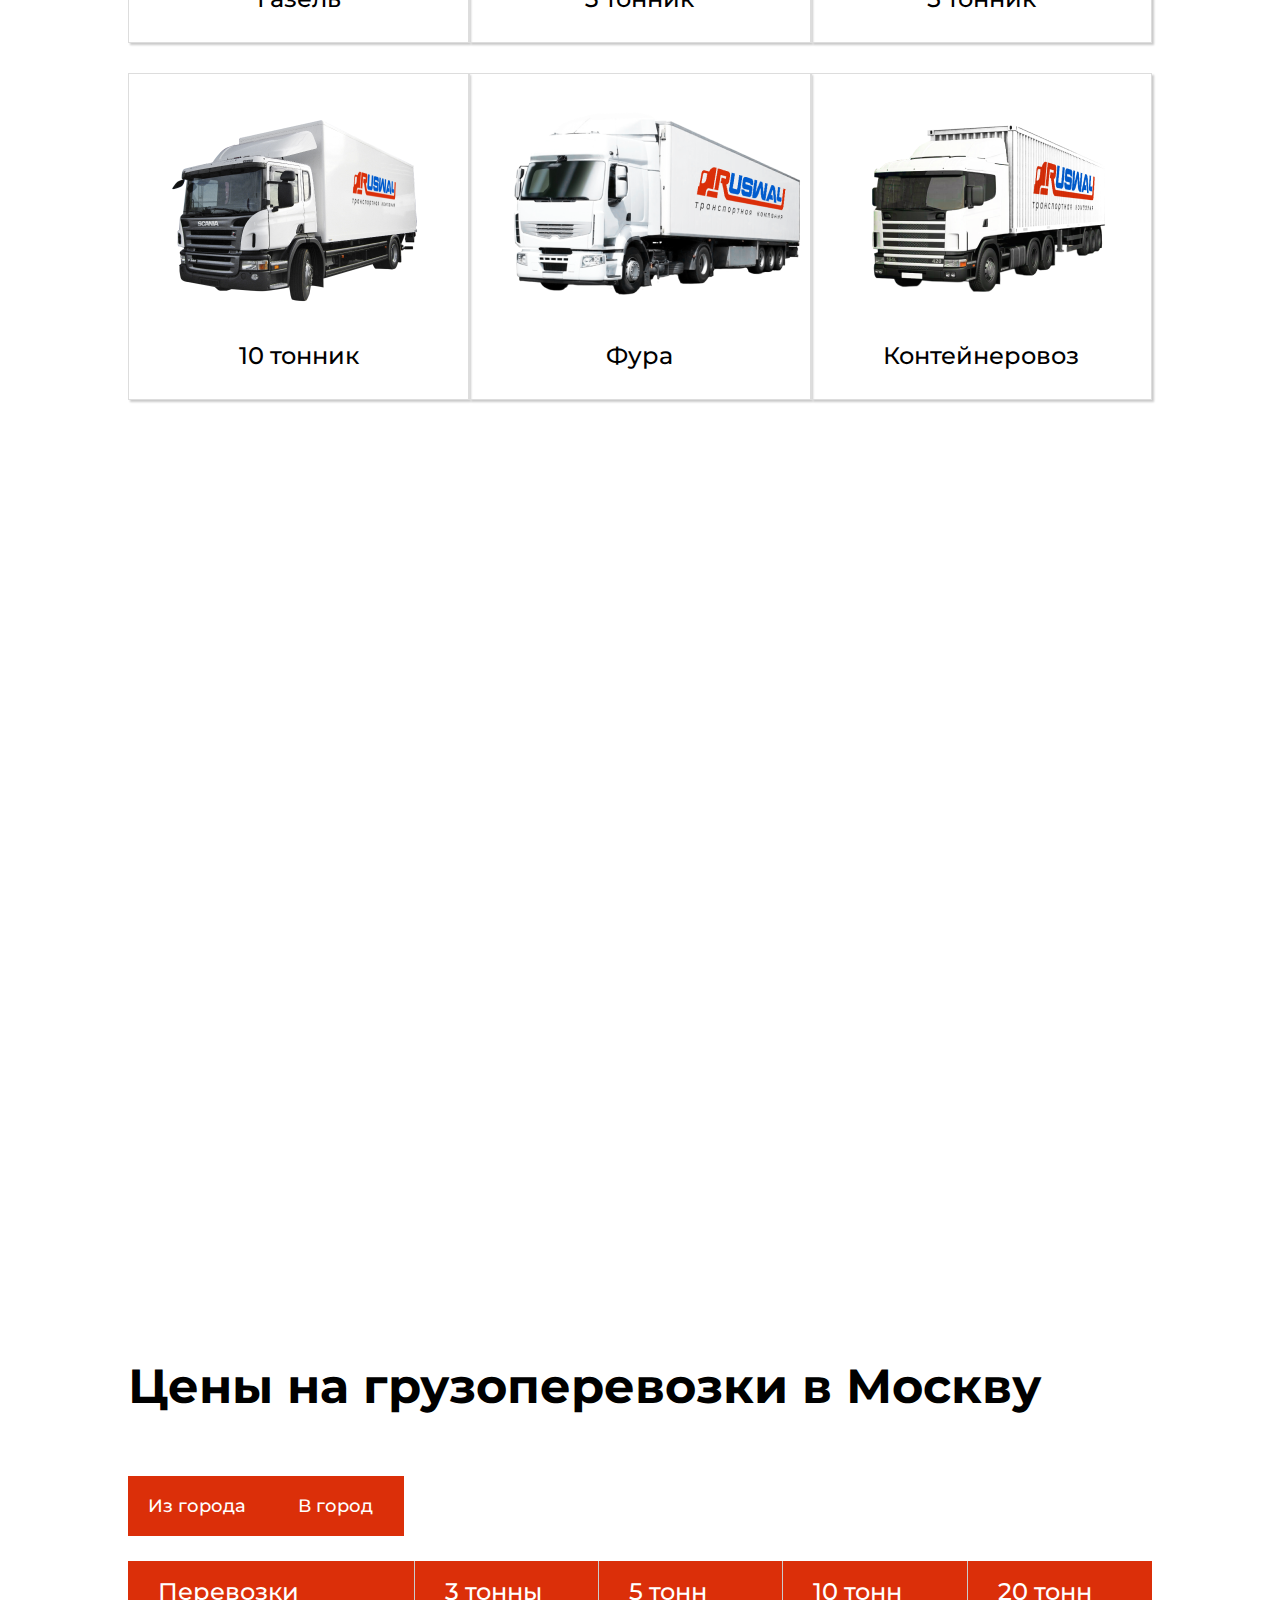
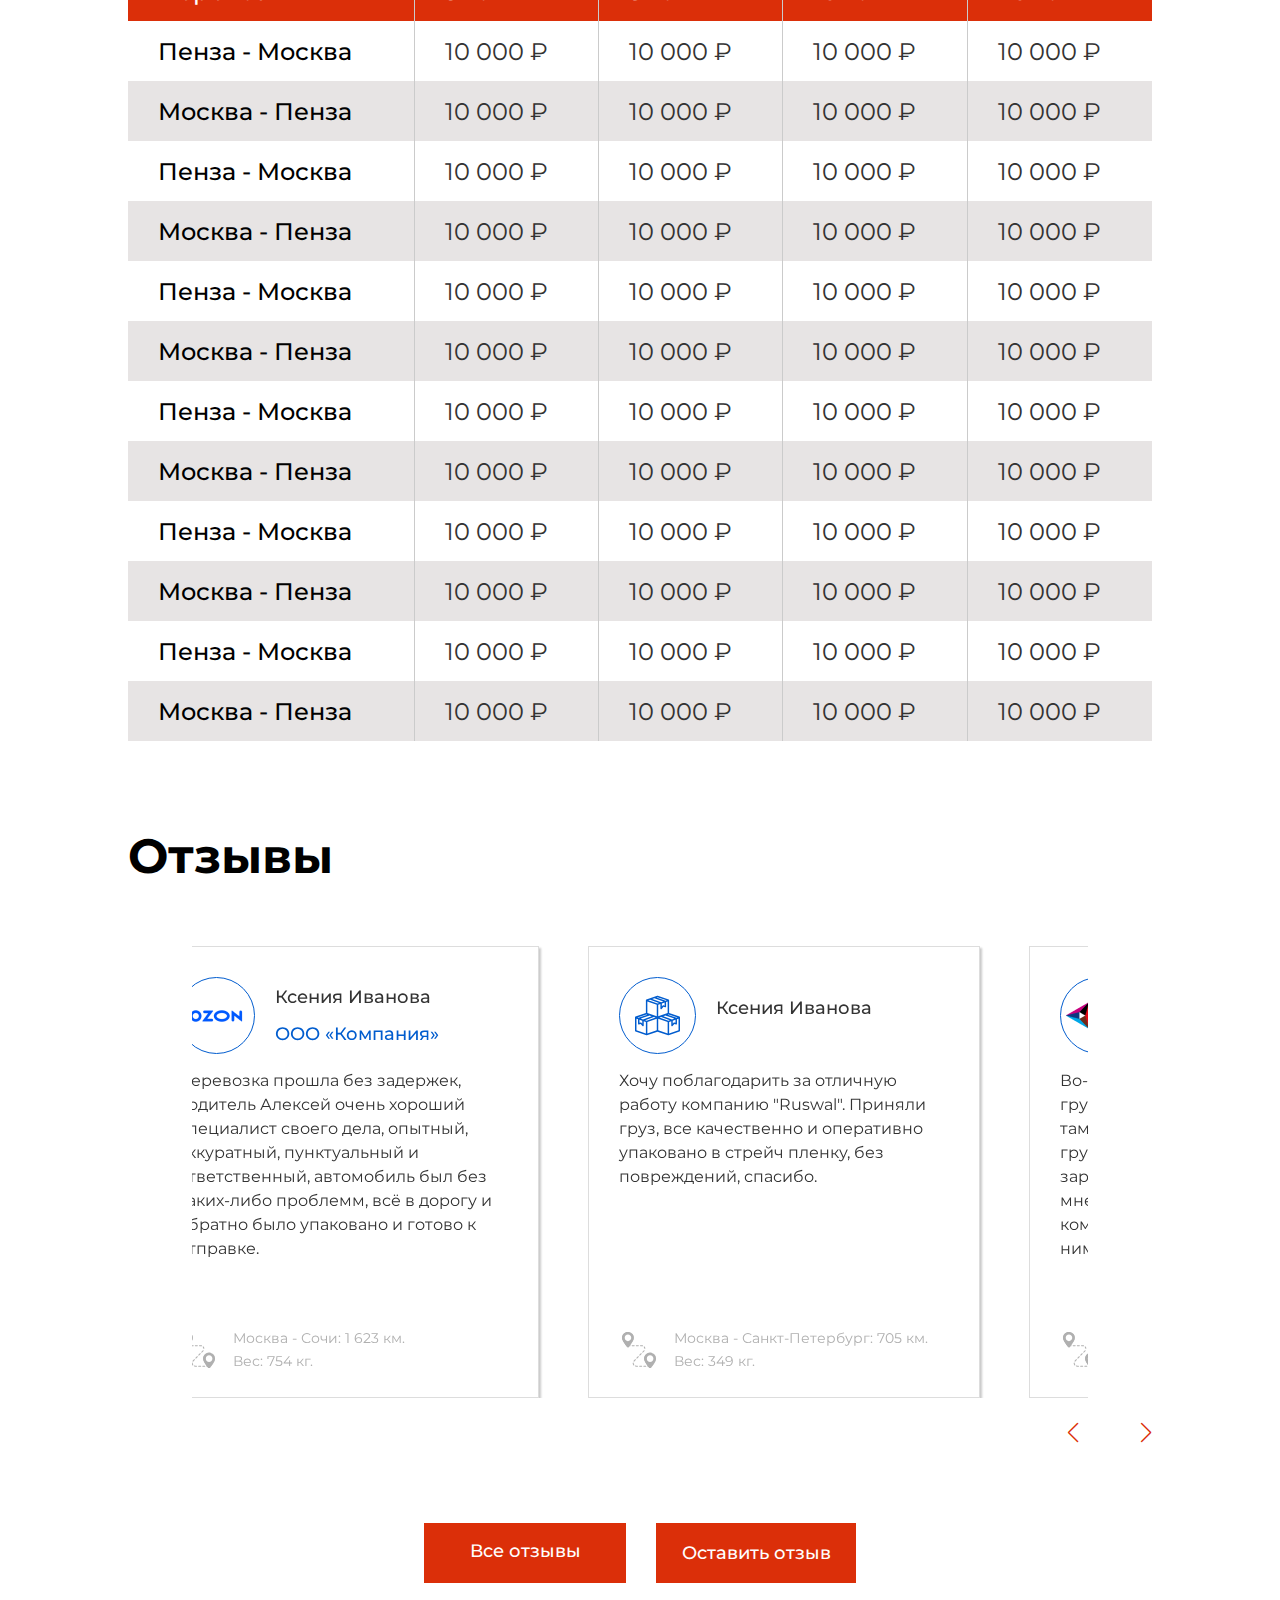
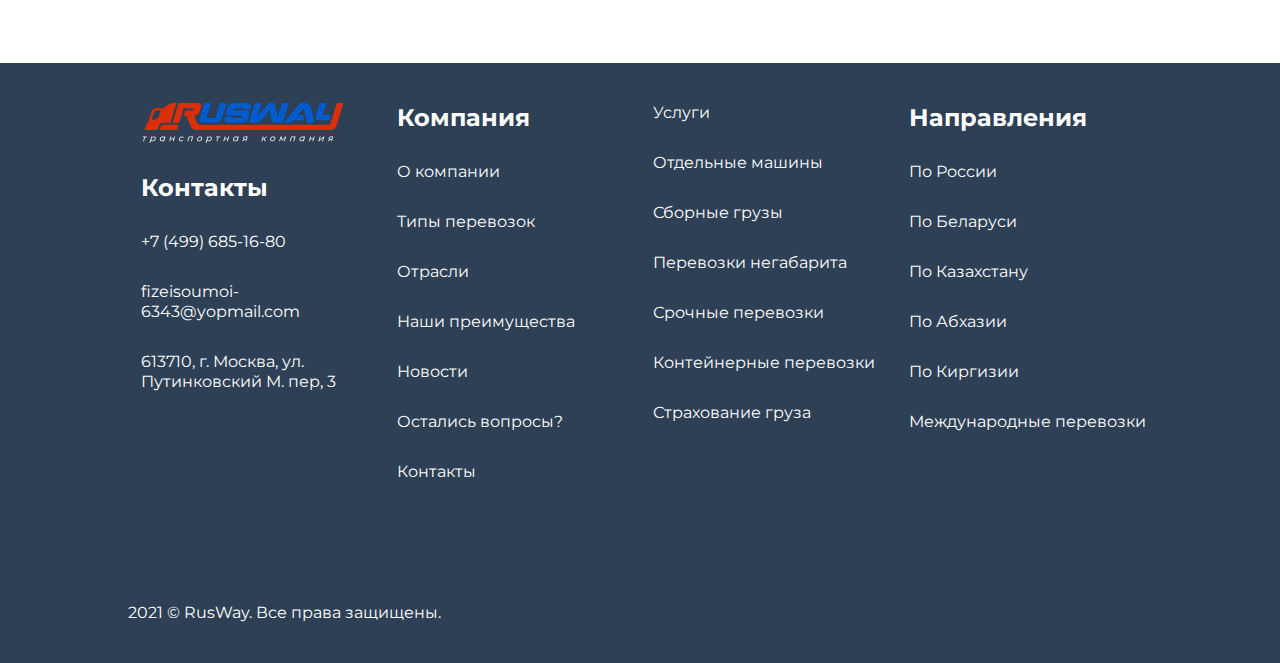
<file: serega_web/pages/citytocity.html>
<!DOCTYPE html>

<head>
  <meta charset="UTF-8">
  <meta http-equiv="X-UA-Compatible" content="IE=edge">
  <meta name="viewport" content="width=device-width, initial-scale=1.0">
  <link rel="stylesheet" href="../css/styles.css">
  <title>Город в город</title>
  <link rel="stylesheet" href="https://cdn.jsdelivr.net/npm/swiper@8/swiper-bundle.min.css" />

  <script src="https://cdn.jsdelivr.net/npm/swiper@8/swiper-bundle.min.js"></script>
</head>

<body>
  <div class="navmenu">
    <div class="navmenu__firstpage">
      <div class="navmenu__firstpage__exitrow">
        <img src="../img/menu_exit.svg" alt="" class="navmenu__firstpage__exitrow-icon">
      </div>
      <div class="navmenu__firstpage__content">
        <p class="navmenu__firstpage__content-p menu2">О компании</p>
        <a href="../pages/typesperevozok.html" class="navmenu__firstpage__content-link">Виды транспортировок</a>
        <a href="../pages/services.html" class="navmenu__firstpage__content-link">Услуги</a>
        <a href="" class="navmenu__firstpage__content-link">Вопросы</a>
        <a href="../pages/otrasl_uslugi.html" class="navmenu__firstpage__content-link">Отраслевые услуги</a>
        <a href="../pages/contacts.html" class="navmenu__firstpage__content-link">Контакты</a>
        <a href="" class="navmenu__firstpage__content-link">Калькулятор</a>
      </div>
    </div>
    <div class="navmenu__secondpage">
      <div class="navmenu__secondpage__exitrow"></div>
      <div class="navmenu__secondpage__content">
        <a href="" class="navmenu__secondpage__content-link">О нас</a>
        <a href="" class="navmenu__secondpage__content-link">Наша команда</a>
        <a href="" class="navmenu__secondpage__content-link">Документы</a>
        <a href="../pages/reviews.html" class="navmenu__secondpage__content-link">Отзывы</a>
        <a href="../pages/news.html" class="navmenu__secondpage__content-link">Новости</a>
      </div>
    </div>
  </div>
  <div class="header alternative">
    <div class="header__content">
      <div class="header__nav nav">
        <div class="header__nav burgerandlogo">
          <div class="header__nav-icon">
            <a href=""><img src="../img/burger-icon.svg" alt="burger-icon"></a>
          </div>
          <div class="header__nav-logo">
            <a href=""><img src="../img/logo.png" alt="logo"></a>
          </div>
        </div>
        <div class="header__nav-city city_alternative">
          <a href="" class="city_link">
            <p class="city_link-text">Москва</p>
          </a>
        </div>
        <span class="palka"></span>
        <div class="header__nav-list">
          <p>Калькулятор</p>
          <p>Оставить заявку</p>
          <a href="../pages/contacts.html" class="header__nav-list-link">Контакты</a>
        </div>
        <span class="palka"></span>
        <div class="header__nav-phone">
          <p class="number">+7 (499) 685-16-80</p>
        </div>

      </div>
      <div class="header__title-info title-info-alt">
        <h1 class="title-info__title">Рассчитайте стоимость своей перевозки</h1>
      </div>
      <div class="header__calculator calculator">
        <div class="input-wrapper">
          <div class="calculator__input">
            <span>Откуда?</span>
            <img src="../img/calc_1.svg" alt="calc1" class="calculator__input-icon">
            <input type="text" class="input-from" placeholder="Откуда" required>
          </div>
          <div class="fixknopki">
            <span>ы</span>
            <div class="calculator__input-reverse">
              <div class="calculator__input-reverse-imgWrapper">
                <img src="../img/coolicon.svg" alt="arrow" class="calculator__input-reverse-imgWrapper-top">
                <img src="../img/coolicon.svg" alt="arrow" class="calculator__input-reverse-imgWrapper-bot">
              </div>
            </div>
          </div>
          <div class="calculator__input">
            <span>Куда?</span>
            <img src="../img/calc_2.svg" alt="calc2" class="calculator__input-icon">
            <input type="text" class="input-where" placeholder="Куда" required>
          </div>
          <div class="calculator__input">
            <span>Вес</span>
            <img src="../img/calc_3.svg" alt="calc3" class="calculator__input-icon">
            <span class="input-weight-kg">кг</span>
            <input type="text" class="input-weight" placeholder="Вес" required>
          </div>

        </div>
        <button class="calculator__button">Рассчитать</button>
      </div>
      <div class="alternative__links">
        <a href="../pages/index.html" class="alternative__links-link">Главная</a>
        <div class="alternative__links-point"></div>
        <a href="" class="alternative__links-link">Калькулятор</a>
        <div class="alternative__links-point"></div>
        <a href="../pages/price.html" class="alternative__links-link">Цены</a>
        <div class="alternative__links-point"></div>
        <a href="../pages/fromcity.html" class="alternative__links-link">Из города</a>
        <div class="alternative__links-point"></div>
        <a href="../pages/citytocity.html" class="alternative__links-link">Город в город</a>
      </div>
    </div>
  </div>
  <div class="citytocity">
    <div class="citytocity__content">
      <div class="citytocity__content_info">
        <h1 class="citytocity__content_info-title">Цены на грузоперевозки по России</h1>
        <p class="citytocity__content_info-text">Lorem ipsum dolor sit amet, consectetur adipiscing elit, sed do eiusmod
          tempor incididunt ut labore et dolore magna aliqua.
          Ut enim ad minim veniam, quis nostrud exercitation ullamco laboris nisi ut aliquip ex ea commodo consequat.
          Duis aute irure dolor in reprehenderit in
          voluptate velit esse cillum dolore eu fugiat nulla pariatur.</p>
      </div>
      <div class="citytocity__content__tablica">
        <table class="citytocity__content__tablica-table">
          <thead class="citytocity__content__tablica-table__theader">
            <th class="citytocity__content__tablica-table__theader_ther">Перевозки</th>
            <th class="citytocity__content__tablica-table__theader_ther">3 тонны</th>
            <th class="citytocity__content__tablica-table__theader_ther">5 тонн</th>
            <th class="citytocity__content__tablica-table__theader_ther">10 тонн</th>
            <th class="citytocity__content__tablica-table__theader_ther">20 тонн</th>
          </thead>
          <tbody>
            <tr>
              <td class="citytocity__content__tablica-table__tder">Пенза - Москва</td>
              <td class="citytocity__content__tablica-table__tder">10 000 ₽</td>
              <td class="citytocity__content__tablica-table__tder">10 000 ₽</td>
              <td class="citytocity__content__tablica-table__tder">10 000 ₽</td>
              <td class="citytocity__content__tablica-table__tder">10 000 ₽</td>
            </tr>
            <tr>
              <td class="citytocity__content__tablica-table__tder1">Москва - Пенза</td>
              <td class="citytocity__content__tablica-table__tder1">10 000 ₽</td>
              <td class="citytocity__content__tablica-table__tder1">10 000 ₽</td>
              <td class="citytocity__content__tablica-table__tder1">10 000 ₽</td>
              <td class="citytocity__content__tablica-table__tder1">10 000 ₽</td>
            </tr>
          </tbody>
        </table>
      </div>
      <div class="citytocity__content__row">
        <div class="citytocity__content__row-info">
          <p class="citytocity__content__row-info-text">Lorem ipsum dolor sit amet, consectetur adipiscing elit, 
            sed do eiusmod tempor incididunt ut labore et dolore magna aliqua. Ut enim ad minim veniam.</p>
        </div>
        <button class="citytocity__content__row-btn">Скачать тарифы</button>
      </div>
      <div class="citytocity__content__cargotypes">
        <h1 class="citytocity__content__cargotypes-title">Какие грузы мы возим</h1>
        <div class="citytocity__content__cargotypes__blocks">
          <div class="citytocity__content__cargotypes__blocks_block">
            <img src="../img/billboards1.svg" alt="billboards1" class="citytocity__content__cargotypes__blocks_block-img">
            <p class="citytocity__content__cargotypes__blocks_block-text">Рекламные материалы</p>
          </div>
          <div class="citytocity__content__cargotypes__blocks_block">
            <img src="../img/boring-machine.svg" alt="billboards1" class="citytocity__content__cargotypes__blocks_block-img">
            <p class="citytocity__content__cargotypes__blocks_block-text">Станки</p>
          </div>
          <div class="citytocity__content__cargotypes__blocks_block">
            <img src="../img/fence-gate1.svg" alt="billboards1" class="citytocity__content__cargotypes__blocks_block-img">
            <p class="citytocity__content__cargotypes__blocks_block-text">Металлоконструкции</p>
          </div>
          <div class="citytocity__content__cargotypes__blocks_block">
            <img src="../img/tractor1.svg" alt="billboards1" class="citytocity__content__cargotypes__blocks_block-img">
            <p class="citytocity__content__cargotypes__blocks_block-text">Спецтехника</p>
          </div>
        </div>
        <div class="citytocity__content__cargotypes__blocks">
          <div class="citytocity__content__cargotypes__blocks_block">
            <img src="../img/circular-saw1.svg" alt="billboards1" class="citytocity__content__cargotypes__blocks_block-img">
            <p class="citytocity__content__cargotypes__blocks_block-text">Оборудование и инструменты</p>
          </div>
          <div class="citytocity__content__cargotypes__blocks_block">
            <img src="../img/warehouse1.svg" alt="billboards1" class="citytocity__content__cargotypes__blocks_block-img">
            <p class="citytocity__content__cargotypes__blocks_block-text">ТНП</p>
          </div>
          <div class="citytocity__content__cargotypes__blocks_block">
            <img src="../img/cement-plastering1.svg" alt="billboards1" class="citytocity__content__cargotypes__blocks_block-img">
            <p class="citytocity__content__cargotypes__blocks_block-text">Стройматериалы</p>
          </div>
          <div class="citytocity__content__cargotypes__blocks_block">
            <img src="../img/textile1.svg" alt="billboards1" class="citytocity__content__cargotypes__blocks_block-img">
            <p class="citytocity__content__cargotypes__blocks_block-text">Текстиль</p>
          </div>
        </div>
      </div>
      <div class="citytocity__content-foot">
        <div class="citytocity__content-foot-row">
          <div class="citytocity__content-foot-row-elem">
            <p class="citytocity__content-foot-row-elem-text">Отдельный транспорт</p>
            <img src="../img/ctc_transport.svg" alt="" class="citytocity__content-foot-row-elem-img">
          </div>
          <div class="citytocity__content-foot-row-elem">
            <p class="citytocity__content-foot-row-elem-text">Сборный груз</p>
            <img src="../img/ctc_box.svg" alt="" class="citytocity__content-foot-row-elem-img">
          </div>
          <div class="citytocity__content-foot-row-elem">
            <p class="citytocity__content-foot-row-elem-text">Негабаритные перевозки</p>
            <img src="../img/ctc_transport2.svg" alt="" class="citytocity__content-foot-row-elem-img">
          </div>
        </div>
        <div class="citytocity__content-foot-bord">
          <div class="citytocity__content-foot-text">
            <p class="citytocity__content-foot-text-p">
              Lorem ipsum dolor sit amet, consectetur adipiscing elit, sed do eiusmod tempor incididunt ut labore et dolore magna aliqua. Ut enim ad minim veniam, quis nostrud exercitation ullamco laboris nisi ut aliquip ex ea commodo consequat. Duis aute irure dolor in reprehenderit in voluptate velit esse cillum dolore eu fugiat nulla pariatur.
            </p>
          </div>
          <div class="citytocity__content-foot-descrow">
            <a href="" class="citytocity__content-foot-descrow-link">Подробнее</a>
            <img src="../img/arrow_coolicon.svg" alt="" class="citytocity__content-foot-descrow-arrow">
          </div>
        </div>
        
      </div>
    </div>
  </div>
  <div class="questions">
    <h1 class="questions__title">Остались вопросы?</h1>
    <div class="questions__list">
      <div class="questions__list-contacts">
        <p class="questions__list-contacts-text">Свяжитесь с нами</p>
        <div class="row">
          <img src="../img/carbon_phone.svg" alt="carbon_phone" class="questions__list-contacts-cont-icon">
          <p class="questions__list-contacts-cont">+7 (499) 685-16-80</p>
        </div>
        <div class="row">
          <img src="../img/codicon_mail.svg" alt="codicon_mail" class="questions__list-contacts-cont-icon">
          <p class="questions__list-contacts-cont">fizeisoumoi-6343@yopmail.com</p>
        </div>
      </div>
      <div class="questions__list-form">
        <p class="questions__list-form-text">Или заполните форму, и мы Вам перезвоним</p>
        <div class="row">
          <input type="text" class="questions__list-form-input" placeholder="Имя">
          <input type="text" class="questions__list-form-input" placeholder="Телефон">
        </div>
        <div class="row">
          <button class="questions__list-form-btn">Оставить заявку</button>
          <p class="questions__list-form-desc">Нажимая на кнопку, Вы даете согласие
            на обработку персональных данных
            и соглашаетесь с политикой конфиденциальности.</p>
        </div>
      </div>
    </div>
  </div>
  <div class="autopark">
    <div class="autopark__content">
      <h1 class="autopark__content-title">Автопарк</h1>
      <div class="autopark__content__blocks">
        <div class="autopark__content__blocks_block">
          <img src="../img/autopark1.png" alt="autopark1" class="autopark__content__blocks_block-img">
          <p class="autopark__content__blocks_block-text">Газель</p>
        </div>
        <div class="autopark__content__blocks_block">
          <img src="../img/autopark2.png" alt="autopark1" class="autopark__content__blocks_block-img">
          <p class="autopark__content__blocks_block-text">3 тонник</p>
        </div>
        <div class="autopark__content__blocks_block">
          <img src="../img/autopark3.png" alt="autopark1" class="autopark__content__blocks_block-img">
          <p class="autopark__content__blocks_block-text">5 тонник</p>
        </div>
      </div>
      <div class="autopark__content__blocks">
        <div class="autopark__content__blocks_block">
          <img src="../img/autopark4.png" alt="autopark1" class="autopark__content__blocks_block-img">
          <p class="autopark__content__blocks_block-text">10 тонник</p>
        </div>
        <div class="autopark__content__blocks_block">
          <img src="../img/autopark5.png" alt="autopark1" class="autopark__content__blocks_block-img">
          <p class="autopark__content__blocks_block-text">Фура</p>
        </div>
        <div class="autopark__content__blocks_block">
          <img src="../img/autopark6.png" alt="autopark1" class="autopark__content__blocks_block-img">
          <p class="autopark__content__blocks_block-text">Контейнеровоз</p>
        </div>
      </div>
    </div>
  </div>
  <div class="citytocitymap">
    <iframe src="https://yandex.ru/map-widget/v1/?um=constructor%3A12eba1c984613368ddaea596a49cfb7cd89a5e07f7d1e34106e474b7ee066646&amp;source=constructor" width="100%" height="100%" frameborder="0"></iframe>
  </div>
  <div class="pricestomoscow">
    <div class="pricestomoscow__content">
      <h1 class="pricestomoscow__content-title">Цены на грузоперевозки в Москву</h1>
      <div class="pricestomoscow__content_btnrow">
        <button class="pricestomoscow__content_btnrow-btn">Из города</button>
        <button class="pricestomoscow__content_btnrow-btn">В город</button>
      </div>
      <div class="pricestomoscow__content__tablica">
        <table class="pricestomoscow__content__tablica-table">
          <thead class="pricestomoscow__content__tablica-table__theader">
            <th class="pricestomoscow__content__tablica-table__theader_ther">Перевозки</th>
            <th class="pricestomoscow__content__tablica-table__theader_ther">3 тонны</th>
            <th class="pricestomoscow__content__tablica-table__theader_ther">5 тонн</th>
            <th class="pricestomoscow__content__tablica-table__theader_ther">10 тонн</th>
            <th class="pricestomoscow__content__tablica-table__theader_ther">20 тонн</th>
          </thead>
          <tbody>
            <tr>
              <td class="pricestomoscow__content__tablica-table__tder">Пенза - Москва</td>
              <td class="pricestomoscow__content__tablica-table__tder">10 000 ₽</td>
              <td class="pricestomoscow__content__tablica-table__tder">10 000 ₽</td>
              <td class="pricestomoscow__content__tablica-table__tder">10 000 ₽</td>
              <td class="pricestomoscow__content__tablica-table__tder">10 000 ₽</td>
            </tr>
            <tr>
              <td class="pricestomoscow__content__tablica-table__tder1">Москва - Пенза</td>
              <td class="pricestomoscow__content__tablica-table__tder1">10 000 ₽</td>
              <td class="pricestomoscow__content__tablica-table__tder1">10 000 ₽</td>
              <td class="pricestomoscow__content__tablica-table__tder1">10 000 ₽</td>
              <td class="pricestomoscow__content__tablica-table__tder1">10 000 ₽</td>
            </tr>
            <tr>
              <td class="pricestomoscow__content__tablica-table__tder">Пенза - Москва</td>
              <td class="pricestomoscow__content__tablica-table__tder">10 000 ₽</td>
              <td class="pricestomoscow__content__tablica-table__tder">10 000 ₽</td>
              <td class="pricestomoscow__content__tablica-table__tder">10 000 ₽</td>
              <td class="pricestomoscow__content__tablica-table__tder">10 000 ₽</td>
            </tr>
            <tr>
              <td class="pricestomoscow__content__tablica-table__tder1">Москва - Пенза</td>
              <td class="pricestomoscow__content__tablica-table__tder1">10 000 ₽</td>
              <td class="pricestomoscow__content__tablica-table__tder1">10 000 ₽</td>
              <td class="pricestomoscow__content__tablica-table__tder1">10 000 ₽</td>
              <td class="pricestomoscow__content__tablica-table__tder1">10 000 ₽</td>
            </tr>
            <tr>
              <td class="pricestomoscow__content__tablica-table__tder">Пенза - Москва</td>
              <td class="pricestomoscow__content__tablica-table__tder">10 000 ₽</td>
              <td class="pricestomoscow__content__tablica-table__tder">10 000 ₽</td>
              <td class="pricestomoscow__content__tablica-table__tder">10 000 ₽</td>
              <td class="pricestomoscow__content__tablica-table__tder">10 000 ₽</td>
            </tr>
            <tr>
              <td class="pricestomoscow__content__tablica-table__tder1">Москва - Пенза</td>
              <td class="pricestomoscow__content__tablica-table__tder1">10 000 ₽</td>
              <td class="pricestomoscow__content__tablica-table__tder1">10 000 ₽</td>
              <td class="pricestomoscow__content__tablica-table__tder1">10 000 ₽</td>
              <td class="pricestomoscow__content__tablica-table__tder1">10 000 ₽</td>
            </tr>
            <tr>
              <td class="pricestomoscow__content__tablica-table__tder">Пенза - Москва</td>
              <td class="pricestomoscow__content__tablica-table__tder">10 000 ₽</td>
              <td class="pricestomoscow__content__tablica-table__tder">10 000 ₽</td>
              <td class="pricestomoscow__content__tablica-table__tder">10 000 ₽</td>
              <td class="pricestomoscow__content__tablica-table__tder">10 000 ₽</td>
            </tr>
            <tr>
              <td class="pricestomoscow__content__tablica-table__tder1">Москва - Пенза</td>
              <td class="pricestomoscow__content__tablica-table__tder1">10 000 ₽</td>
              <td class="pricestomoscow__content__tablica-table__tder1">10 000 ₽</td>
              <td class="pricestomoscow__content__tablica-table__tder1">10 000 ₽</td>
              <td class="pricestomoscow__content__tablica-table__tder1">10 000 ₽</td>
            </tr>
            <tr>
              <td class="pricestomoscow__content__tablica-table__tder">Пенза - Москва</td>
              <td class="pricestomoscow__content__tablica-table__tder">10 000 ₽</td>
              <td class="pricestomoscow__content__tablica-table__tder">10 000 ₽</td>
              <td class="pricestomoscow__content__tablica-table__tder">10 000 ₽</td>
              <td class="pricestomoscow__content__tablica-table__tder">10 000 ₽</td>
            </tr>
            <tr>
              <td class="pricestomoscow__content__tablica-table__tder1">Москва - Пенза</td>
              <td class="pricestomoscow__content__tablica-table__tder1">10 000 ₽</td>
              <td class="pricestomoscow__content__tablica-table__tder1">10 000 ₽</td>
              <td class="pricestomoscow__content__tablica-table__tder1">10 000 ₽</td>
              <td class="pricestomoscow__content__tablica-table__tder1">10 000 ₽</td>
            </tr>
            <tr>
              <td class="pricestomoscow__content__tablica-table__tder">Пенза - Москва</td>
              <td class="pricestomoscow__content__tablica-table__tder">10 000 ₽</td>
              <td class="pricestomoscow__content__tablica-table__tder">10 000 ₽</td>
              <td class="pricestomoscow__content__tablica-table__tder">10 000 ₽</td>
              <td class="pricestomoscow__content__tablica-table__tder">10 000 ₽</td>
            </tr>
            <tr>
              <td class="pricestomoscow__content__tablica-table__tder1">Москва - Пенза</td>
              <td class="pricestomoscow__content__tablica-table__tder1">10 000 ₽</td>
              <td class="pricestomoscow__content__tablica-table__tder1">10 000 ₽</td>
              <td class="pricestomoscow__content__tablica-table__tder1">10 000 ₽</td>
              <td class="pricestomoscow__content__tablica-table__tder1">10 000 ₽</td>
            </tr>
            <tr>
              <td class="pricestomoscow__content__tablica-table__tder">Пенза - Москва</td>
              <td class="pricestomoscow__content__tablica-table__tder">10 000 ₽</td>
              <td class="pricestomoscow__content__tablica-table__tder">10 000 ₽</td>
              <td class="pricestomoscow__content__tablica-table__tder">10 000 ₽</td>
              <td class="pricestomoscow__content__tablica-table__tder">10 000 ₽</td>
            </tr>
            <tr>
              <td class="pricestomoscow__content__tablica-table__tder1">Москва - Пенза</td>
              <td class="pricestomoscow__content__tablica-table__tder1">10 000 ₽</td>
              <td class="pricestomoscow__content__tablica-table__tder1">10 000 ₽</td>
              <td class="pricestomoscow__content__tablica-table__tder1">10 000 ₽</td>
              <td class="pricestomoscow__content__tablica-table__tder1">10 000 ₽</td>
            </tr>
            <tr>
              <td class="pricestomoscow__content__tablica-table__tder">Пенза - Москва</td>
              <td class="pricestomoscow__content__tablica-table__tder">10 000 ₽</td>
              <td class="pricestomoscow__content__tablica-table__tder">10 000 ₽</td>
              <td class="pricestomoscow__content__tablica-table__tder">10 000 ₽</td>
              <td class="pricestomoscow__content__tablica-table__tder">10 000 ₽</td>
            </tr>
            <tr>
              <td class="pricestomoscow__content__tablica-table__tder1">Москва - Пенза</td>
              <td class="pricestomoscow__content__tablica-table__tder1">10 000 ₽</td>
              <td class="pricestomoscow__content__tablica-table__tder1">10 000 ₽</td>
              <td class="pricestomoscow__content__tablica-table__tder1">10 000 ₽</td>
              <td class="pricestomoscow__content__tablica-table__tder1">10 000 ₽</td>
            </tr>
          </tbody>
        </table>
      </div>
    </div>
  </div>
  <div class="reviews">
    <h1 class="reviews__title">Отзывы</h1>
    <div class="swiper swiperRev">
      <div class="swiper-wrapper swiperRev-wrapper">
        <div class="swiper-slide swiperRev-slide">
          <div class="row">
            <div class="logoImg">
              <img src="../img/rev1.svg" alt="rev1" class="row__img">
            </div>
            <div class="row__items">
              <p class="row__items-name">Ксения Иванова</p>
            </div>
          </div>
          <p class="revText">Хочу поблагодарить за отличную работу компанию "Ruswal".
            Приняли груз, все качественно и оперативно
            упаковано в стрейч пленку, без повреждений, спасибо.</p>
          <div class="row__foot">
            <img src="../img/track-route2.svg" alt="track-route2" class="row__foot-img">
            <div class="row__foot-items">
              <p class="row__foot-items-text">Москва - Санкт-Петербург: 705 км.</p>
              <p class="row__foot-items-text">Вес: 349 кг.</p>
            </div>
          </div>
        </div>
        <div class="swiper-slide swiperRev-slide">
          <div class="row">
            <div class="logoImg">
              <img src="../img/image24.png" alt="rev1" class="row__img2">
            </div>
            <div class="row__items">
              <p class="row__items-name">Ксения Иванова</p>
              <p class="row__items-company">ООО «Компания»</p>
            </div>
          </div>
          <p class="revText">Во-первых, у меня была потребность в грузоперевозки до Сочи, но так как там у
            меня был
            знакомый, который на грузоперевозках себя зарекомендовал с лучшей стороны, он мне и
            порекомендовал именно
            эту компанию.
            В общем, я созвонился с ними и обговорил все детали.</p>
          <div class="row__foot">
            <img src="../img/track-route2.svg" alt="track-route2" class="row__foot-img">
            <div class="row__foot-items">
              <p class="row__foot-items-text">Москва - Сочи: 1 623 км.</p>
              <p class="row__foot-items-text">Вес: 542 кг.</p>
            </div>
          </div>
        </div>
        <div class="swiper-slide swiperRev-slide">
          <div class="row">
            <div class="logoImg">
              <img src="../img/image23.png" alt="rev1" class="row__img3">
            </div>
            <div class="row__items">
              <p class="row__items-name">Ксения Иванова</p>
              <p class="row__items-company">ООО «Компания»</p>
            </div>
          </div>
          <p class="revText">Перевозка прошла без задержек, водитель Алексей очень хороший специалист своего
            дела,
            опытный, аккуратный, пунктуальный и ответственный,
            автомобиль был без каких-либо проблемм, всё в дорогу и обратно было упаковано и готово к
            отправке.</p>
          <div class="row__foot">
            <img src="../img/track-route2.svg" alt="track-route2" class="row__foot-img">
            <div class="row__foot-items">
              <p class="row__foot-items-text">Москва - Сочи: 1 623 км.</p>
              <p class="row__foot-items-text">Вес: 754 кг.</p>
            </div>
          </div>
        </div>
      </div>
    </div>
    <div class="arrows">
      <div class="swiper-button-prev"></div>
      <div class="swiper-button-next"></div>
    </div>
    <div class="reviews__buttons">
      <a href="../pages/reviews.html" class="reviews__buttons-btn1">Все отзывы</a>
      <button class="reviews__buttons-btn2">Оставить отзыв</button>
    </div>
  </div>
  <div class="footer">
    <div class="footer__row">
      <div class="footer__row__column">
        <img src="../img/footerlogo.svg" alt="footerlogo" class="footer__row__column-logo">
        <p class="footer__row__column-bold">Контакты</p>
        <p class="footer__row__column-usual">+7 (499) 685-16-80</p>
        <p class="footer__row__column-usual">fizeisoumoi-6343@yopmail.com</p>
        <p class="footer__row__column-usual">613710, г. Москва,
          ул. Путинковский М. пер, 3</p>
      </div>
      <div class="footer__row__column">
        <p class="footer__row__column-bold">Компания</p>
        <p class="footer__row__column-usual">О компании</p>
        <a href="../pages/typesperevozok.html" class="footer__row__column-usual">Типы перевозок</a>
        <a href="../pages/otrasl_uslugi.html" class="footer__row__column-usual">Отрасли</a>
        <p class="footer__row__column-usual">Наши преимущества</p>
        <a href="../pages/news.html" class="footer__row__column-usual">Новости</a>
        <p class="footer__row__column-usual">Остались вопросы?</p>
        <a href="../pages/contacts.html" class="footer__row__column-usual">Контакты</a>
      </div>
      <div class="footer__row__column">
        <a href="../pages/services.html" class="footer__row__column-usual">Услуги</a>
        <p class="footer__row__column-usual">Отдельные машины</p>
        <p class="footer__row__column-usual">Сборные грузы</p>
        <p class="footer__row__column-usual">Перевозки негабарита</p>
        <p class="footer__row__column-usual">Срочные перевозки</p>
        <p class="footer__row__column-usual">Контейнерные перевозки</p>
        <p class="footer__row__column-usual">Страхование груза</p>
      </div>
      <div class="footer__row__column">
        <p class="footer__row__column-bold">Направления</p>
        <p class="footer__row__column-usual">По России</p>
        <p class="footer__row__column-usual">По Беларуси</p>
        <p class="footer__row__column-usual">По Казахстану</p>
        <p class="footer__row__column-usual">По Абхазии</p>
        <p class="footer__row__column-usual">По Киргизии</p>
        <p class="footer__row__column-usual">Международные перевозки</p>
      </div>
    </div>
    <div class="footer__license">
      <p class="footer__license-text">2021 © RusWay. Все права защищены.</p>
    </div>
  </div>


  <script>
    var swiper = new Swiper(".swiperRev", {
      allowTouchMove: false,
      slidesPerView: 3,
      loop: true,
      spaceBetween: 40,
      navigation: {
        enabled: true,
        nextEl: ".swiper-button-next",
        prevEl: ".swiper-button-prev",
      },
    });
  </script>
  <script src="../scripts/menu_appear.js"></script>
</body>

</html>
</file>
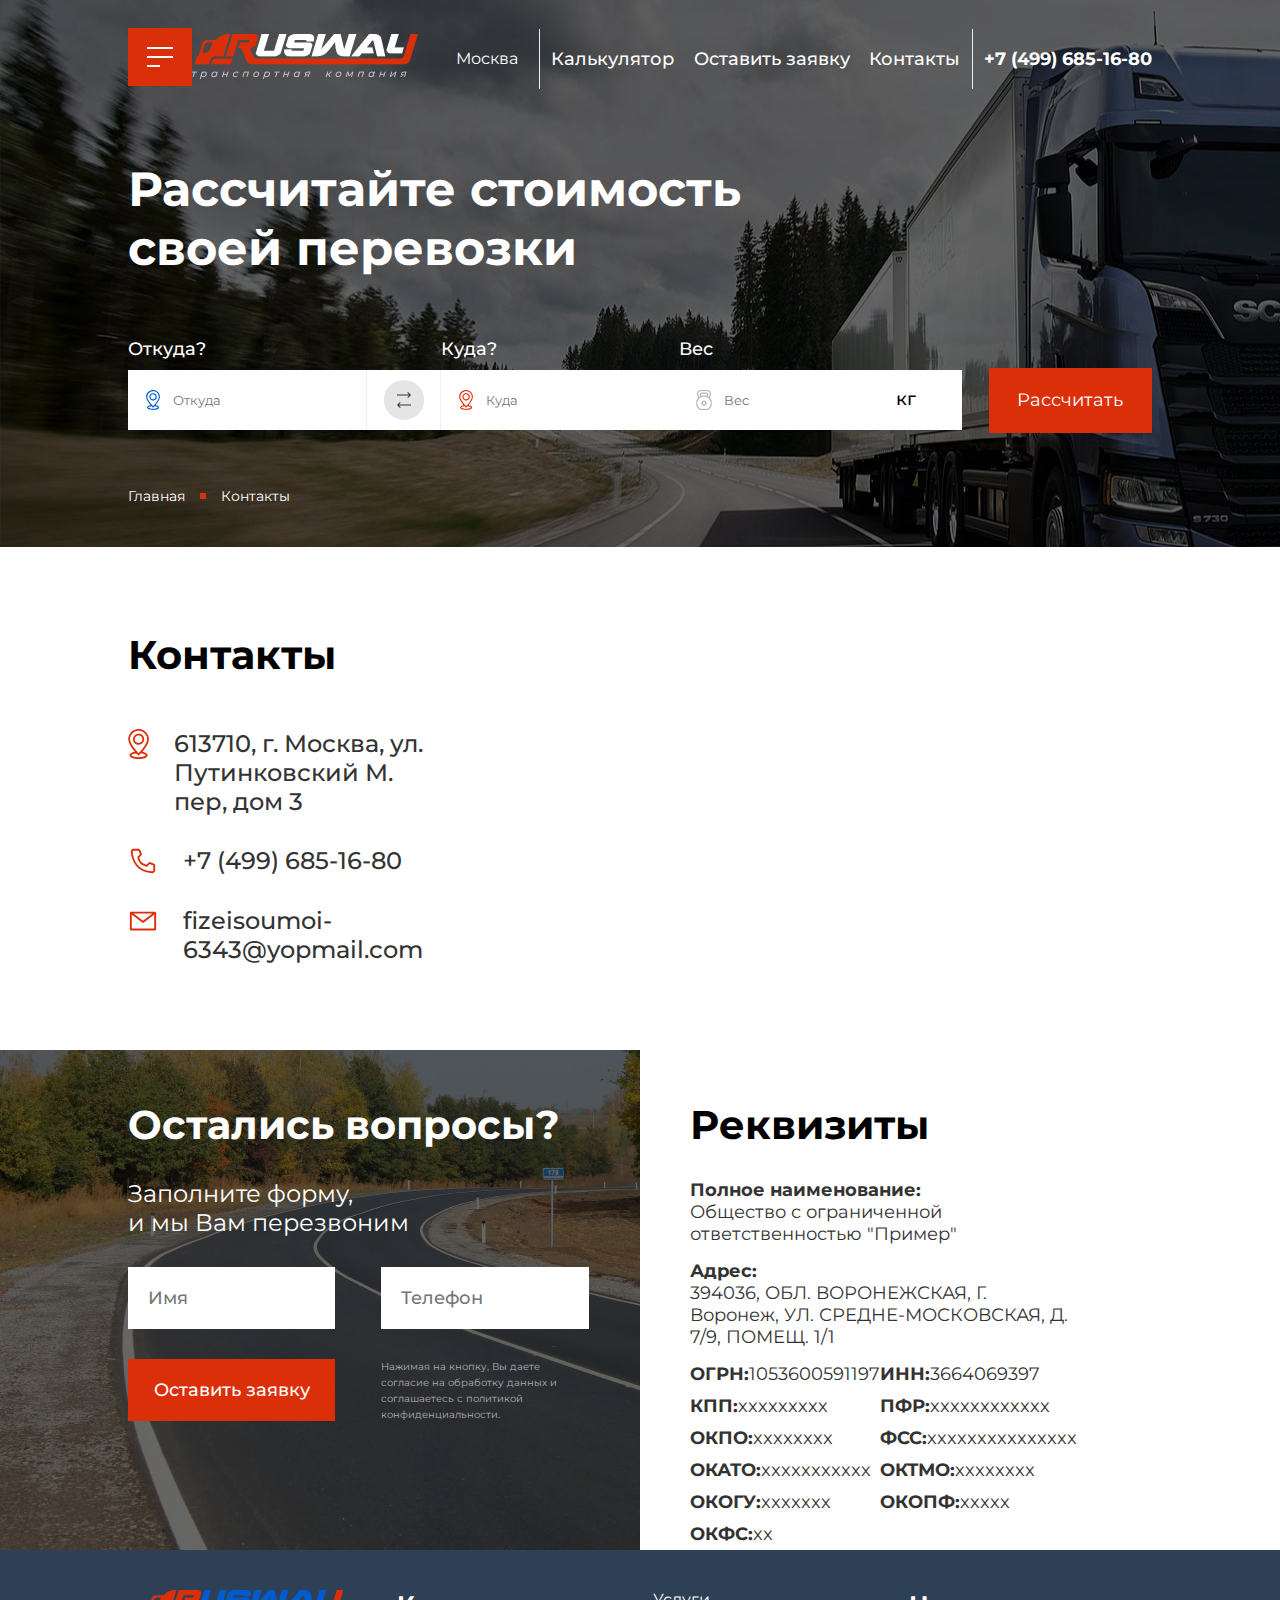
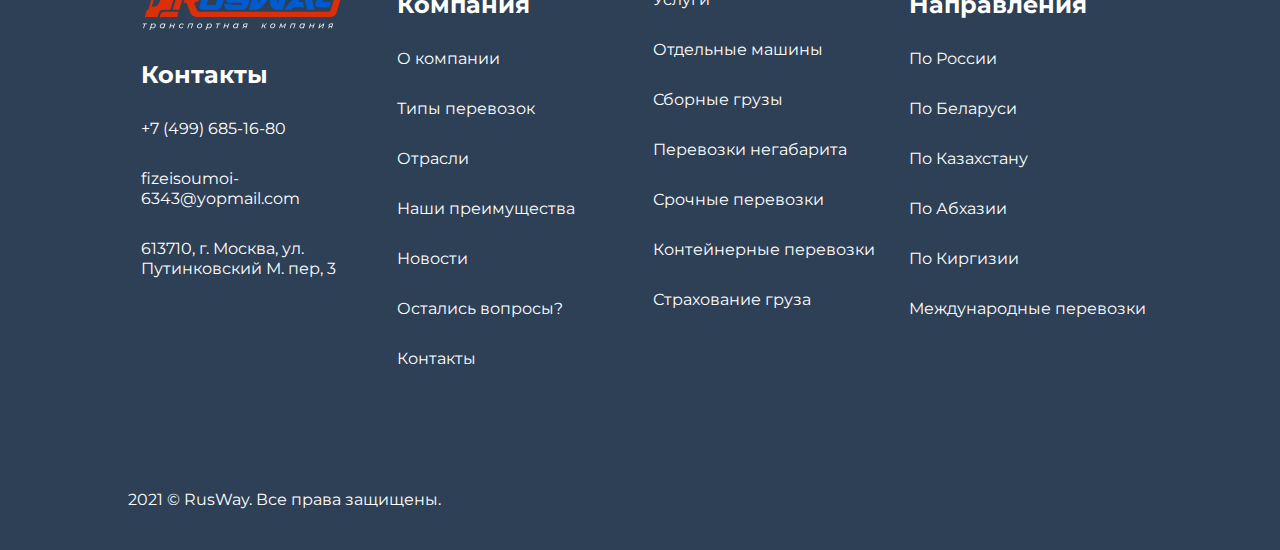
<file: serega_web/pages/contacts.html>
<!DOCTYPE html>

<head>
  <meta charset="UTF-8">
  <meta http-equiv="X-UA-Compatible" content="IE=edge">
  <meta name="viewport" content="width=device-width, initial-scale=1.0">
  <link rel="stylesheet" href="../css/styles.css">
  <title>Город в город</title>
  <link rel="stylesheet" href="https://cdn.jsdelivr.net/npm/swiper@8/swiper-bundle.min.css" />

  <script src="https://cdn.jsdelivr.net/npm/swiper@8/swiper-bundle.min.js"></script>
</head>

<body>
  <div class="navmenu">
    <div class="navmenu__firstpage">
      <div class="navmenu__firstpage__exitrow">
        <img src="../img/menu_exit.svg" alt="" class="navmenu__firstpage__exitrow-icon">
      </div>
      <div class="navmenu__firstpage__content">
        <p class="navmenu__firstpage__content-p menu2">О компании</p>
        <a href="../pages/typesperevozok.html" class="navmenu__firstpage__content-link">Виды транспортировок</a>
        <a href="../pages/services.html" class="navmenu__firstpage__content-link">Услуги</a>
        <a href="" class="navmenu__firstpage__content-link">Вопросы</a>
        <a href="../pages/otrasl_uslugi.html" class="navmenu__firstpage__content-link">Отраслевые услуги</a>
        <a href="../pages/contacts.html" class="navmenu__firstpage__content-link">Контакты</a>
        <a href="" class="navmenu__firstpage__content-link">Калькулятор</a>
      </div>
    </div>
    <div class="navmenu__secondpage">
      <div class="navmenu__secondpage__exitrow"></div>
      <div class="navmenu__secondpage__content">
        <a href="" class="navmenu__secondpage__content-link">О нас</a>
        <a href="" class="navmenu__secondpage__content-link">Наша команда</a>
        <a href="" class="navmenu__secondpage__content-link">Документы</a>
        <a href="../pages/reviews.html" class="navmenu__secondpage__content-link">Отзывы</a>
        <a href="../pages/news.html" class="navmenu__secondpage__content-link">Новости</a>
      </div>
    </div>
  </div>
  <div class="header alternative">
    <div class="header__content">
      <div class="header__nav nav">
        <div class="header__nav burgerandlogo">
          <div class="header__nav-icon">
            <a href=""><img src="../img/burger-icon.svg" alt="burger-icon"></a>
          </div>
          <div class="header__nav-logo">
            <a href=""><img src="../img/logo.png" alt="logo"></a>
          </div>
        </div>
        <div class="header__nav-city city_alternative">
          <a href="" class="city_link">
            <p class="city_link-text">Москва</p>
          </a>
        </div>
        <span class="palka"></span>
        <div class="header__nav-list">
          <p>Калькулятор</p>
          <p>Оставить заявку</p>
          <a href="../pages/contacts.html" class="header__nav-list-link">Контакты</a>
        </div>
        <span class="palka"></span>
        <div class="header__nav-phone">
          <p class="number">+7 (499) 685-16-80</p>
        </div>

      </div>
      <div class="header__title-info title-info-alt">
        <h1 class="title-info__title">Рассчитайте стоимость своей перевозки</h1>
      </div>
      <div class="header__calculator calculator">
        <div class="input-wrapper">
          <div class="calculator__input">
            <span>Откуда?</span>
            <img src="../img/calc_1.svg" alt="calc1" class="calculator__input-icon">
            <input type="text" class="input-from" placeholder="Откуда" required>
          </div>
          <div class="fixknopki">
            <span>ы</span>
            <div class="calculator__input-reverse">
              <div class="calculator__input-reverse-imgWrapper">
                <img src="../img/coolicon.svg" alt="arrow" class="calculator__input-reverse-imgWrapper-top">
                <img src="../img/coolicon.svg" alt="arrow" class="calculator__input-reverse-imgWrapper-bot">
              </div>
            </div>
          </div>
          <div class="calculator__input">
            <span>Куда?</span>
            <img src="../img/calc_2.svg" alt="calc2" class="calculator__input-icon">
            <input type="text" class="input-where" placeholder="Куда" required>
          </div>
          <div class="calculator__input">
            <span>Вес</span>
            <img src="../img/calc_3.svg" alt="calc3" class="calculator__input-icon">
            <span class="input-weight-kg">кг</span>
            <input type="text" class="input-weight" placeholder="Вес" required>
          </div>

        </div>
        <button class="calculator__button">Рассчитать</button>
      </div>
      <div class="alternative__links">
        <a href="../pages/index.html" class="alternative__links-link">Главная</a>
        <div class="alternative__links-point"></div>
        <a href="../pages/contacts.html" class="alternative__links-link">Контакты</a>
      </div>
    </div>
  </div>
  <div class="plitki">
    <div class="plitki__content">
      <div class="plitki__content__row">
        <div class="plitki__content__row_blocksw">
          <div class="plitki__content__row_blocksw_container">
            <h1 class="plitki__content__row_blocksw_container-title">Контакты</h1>
            <div class="plitki__content__row_blocksw_container-icontext">
              <img src="../img/calc_2.svg" alt="calc2" class="plitki__content__row_blocksw_container-icontext-icon">
              <p class="plitki__content__row_blocksw_container-icontext-text">613710, г. Москва,
                ул. Путинковский М. пер, дом 3</p>
            </div>
            <div class="plitki__content__row_blocksw_container-icontext">
              <img src="../img/carbon_phone.svg" alt="calc2"
                class="plitki__content__row_blocksw_container-icontext-icon">
              <p class="plitki__content__row_blocksw_container-icontext-text">+7 (499) 685-16-80</p>
            </div>
            <div class="plitki__content__row_blocksw_container-icontext">
              <img src="../img/codicon_mail.svg" alt="calc2"
                class="plitki__content__row_blocksw_container-icontext-icon">
              <p class="plitki__content__row_blocksw_container-icontext-text">fizeisoumoi-6343@yopmail.com</p>
            </div>
          </div>
        </div>
        <div class="plitki__content__row_blockse">
          <iframe
            src="https://yandex.ru/map-widget/v1/?um=constructor%3A1a6ceac7cc1836cc4fd32b3cbbac2af38227056954039226bfb4250cd72c9863&amp;source=constructor"
            width="100%" height="100%" frameborder="0"></iframe>
        </div>
      </div>
      <div class="plitki__content__row">
        <div class="plitki__content__row_blockuw">
          <div class="plitki__content__row_blockuw-container">
            <h1 class="plitki__content__row_blockuw-container-title">Остались вопросы?</h1>
            <p class="plitki__content__row_blockuw-container-text1">Заполните форму,
            </p>
            <p class="plitki__content__row_blockuw-container-text1">и мы Вам перезвоним</p>
            <div class="plitki__content__row_blockuw-container-elems">
              <input type="text" class="plitki__content__row_blockuw-container-elems-input" placeholder="Имя">
              <input type="text" class="plitki__content__row_blockuw-container-elems-input" placeholder="Телефон">
            </div>
            <div class="plitki__content__row_blockuw-container-elems">
              <button class="plitki__content__row_blockuw-container-elems-btn">Оставить заявку</button>
              <p class="plitki__content__row_blockuw-container-elems-text2">Нажимая на кнопку, Вы даете согласие на обработку 
                 данных и соглашаетесь с политикой конфиденциальности.</p>
            </div>
          </div>
        </div>
        <div class="plitki__content__row_blockue">
          <div class="plitki__content__row_blockue-container">
            <h1 class="plitki__content__row_blockue-container-title">Реквизиты</h1>
            <div class="plitki__content__row_blockue-container-boldandus">
              <p class="plitki__content__row_blockue-container-boldandus-bold">
                Полное наименование:
              </p>
              <p class="plitki__content__row_blockue-container-boldandus-usual">
                Общество с ограниченной ответственностью "Пример"
              </p>
            </div>
            <div class="plitki__content__row_blockue-container-boldandus">
              <p class="plitki__content__row_blockue-container-boldandus-bold">
                Адрес:
              </p>
              <p class="plitki__content__row_blockue-container-boldandus-usual">
                394036, ОБЛ. ВОРОНЕЖСКАЯ, Г. Воронеж, УЛ. СРЕДНЕ-МОСКОВСКАЯ, Д. 7/9, ПОМЕЩ. 1/1
              </p>
            </div>
            <div class="plitki__content__row_blockue-container-brow">
              <div class="plitki__content__row_blockue-container-brow-block">
                <div class="plitki__content__row_blockue-container-brow-block-fulltext">
                  <p class="plitki__content__row_blockue-container-boldandus-bold">ОГРН:</p>
                  <p class="plitki__content__row_blockue-container-boldandus-usual">1053600591197</p>
                </div>
                <div class="plitki__content__row_blockue-container-brow-block-fulltext">
                  <p class="plitki__content__row_blockue-container-boldandus-bold">КПП:</p>
                  <p class="plitki__content__row_blockue-container-boldandus-usual">xxxxxxxxx</p>
                </div>
                <div class="plitki__content__row_blockue-container-brow-block-fulltext">
                  <p class="plitki__content__row_blockue-container-boldandus-bold">ОКПО:</p>
                  <p class="plitki__content__row_blockue-container-boldandus-usual">xxxxxxxx</p>
                </div>
                <div class="plitki__content__row_blockue-container-brow-block-fulltext">
                  <p class="plitki__content__row_blockue-container-boldandus-bold">ОКАТО:</p>
                  <p class="plitki__content__row_blockue-container-boldandus-usual">xxxxxxxxxxx</p>
                </div>
                <div class="plitki__content__row_blockue-container-brow-block-fulltext">
                  <p class="plitki__content__row_blockue-container-boldandus-bold">ОКОГУ:</p>
                  <p class="plitki__content__row_blockue-container-boldandus-usual">xxxxxxx</p>
                </div>
                <div class="plitki__content__row_blockue-container-brow-block-fulltext">
                  <p class="plitki__content__row_blockue-container-boldandus-bold">ОКФС:</p>
                  <p class="plitki__content__row_blockue-container-boldandus-usual">xx</p>
                </div>
              </div>
              <div class="plitki__content__row_blockue-container-brow-block">
                <div class="plitki__content__row_blockue-container-brow-block-fulltext">
                  <p class="plitki__content__row_blockue-container-boldandus-bold">ИНН:</p>
                  <p class="plitki__content__row_blockue-container-boldandus-usual">3664069397 </p>
                </div>
                <div class="plitki__content__row_blockue-container-brow-block-fulltext">
                  <p class="plitki__content__row_blockue-container-boldandus-bold">ПФР:</p>
                  <p class="plitki__content__row_blockue-container-boldandus-usual">xxxxxxxxxxxx</p>
                </div>
                <div class="plitki__content__row_blockue-container-brow-block-fulltext">
                  <p class="plitki__content__row_blockue-container-boldandus-bold">ФСС:</p>
                  <p class="plitki__content__row_blockue-container-boldandus-usual">xxxxxxxxxxxxxxx</p>
                </div>
                <div class="plitki__content__row_blockue-container-brow-block-fulltext">
                  <p class="plitki__content__row_blockue-container-boldandus-bold">ОКТМО:</p>
                  <p class="plitki__content__row_blockue-container-boldandus-usual">xxxxxxxx</p>
                </div>
                <div class="plitki__content__row_blockue-container-brow-block-fulltext">
                  <p class="plitki__content__row_blockue-container-boldandus-bold">ОКОПФ:</p>
                  <p class="plitki__content__row_blockue-container-boldandus-usual">xxxxx</p>
                </div>
              </div>
            </div>
          </div>
        </div>
      </div>
    </div>
  </div>
  <div class="footer">
    <div class="footer__row">
      <div class="footer__row__column">
        <img src="../img/footerlogo.svg" alt="footerlogo" class="footer__row__column-logo">
        <p class="footer__row__column-bold">Контакты</p>
        <p class="footer__row__column-usual">+7 (499) 685-16-80</p>
        <p class="footer__row__column-usual">fizeisoumoi-6343@yopmail.com</p>
        <p class="footer__row__column-usual">613710, г. Москва,
          ул. Путинковский М. пер, 3</p>
      </div>
      <div class="footer__row__column">
        <p class="footer__row__column-bold">Компания</p>
        <p class="footer__row__column-usual">О компании</p>
        <a href="../pages/typesperevozok.html" class="footer__row__column-usual">Типы перевозок</a>
        <a href="../pages/otrasl_uslugi.html" class="footer__row__column-usual">Отрасли</a>
        <p class="footer__row__column-usual">Наши преимущества</p>
        <a href="../pages/news.html" class="footer__row__column-usual">Новости</a>
        <p class="footer__row__column-usual">Остались вопросы?</p>
        <a href="../pages/contacts.html" class="footer__row__column-usual">Контакты</a>
      </div>
      <div class="footer__row__column">
        <a href="../pages/services.html" class="footer__row__column-usual">Услуги</a>
        <p class="footer__row__column-usual">Отдельные машины</p>
        <p class="footer__row__column-usual">Сборные грузы</p>
        <p class="footer__row__column-usual">Перевозки негабарита</p>
        <p class="footer__row__column-usual">Срочные перевозки</p>
        <p class="footer__row__column-usual">Контейнерные перевозки</p>
        <p class="footer__row__column-usual">Страхование груза</p>
      </div>
      <div class="footer__row__column">
        <p class="footer__row__column-bold">Направления</p>
        <p class="footer__row__column-usual">По России</p>
        <p class="footer__row__column-usual">По Беларуси</p>
        <p class="footer__row__column-usual">По Казахстану</p>
        <p class="footer__row__column-usual">По Абхазии</p>
        <p class="footer__row__column-usual">По Киргизии</p>
        <p class="footer__row__column-usual">Международные перевозки</p>
      </div>
    </div>
    <div class="footer__license">
      <p class="footer__license-text">2021 © RusWay. Все права защищены.</p>
    </div>
  </div>


  <script>
    var swiper = new Swiper(".swiperRev", {
      allowTouchMove: false,
      slidesPerView: 3,
      loop: false,
      spaceBetween: 40,
      navigation: {
        enabled: false,
        nextEl: ".swiper-button-next",
        prevEl: ".swiper-button-prev",
      },
    });
  </script>
  <script src="../scripts/menu_appear.js"></script>
</body>

</html>
</file>
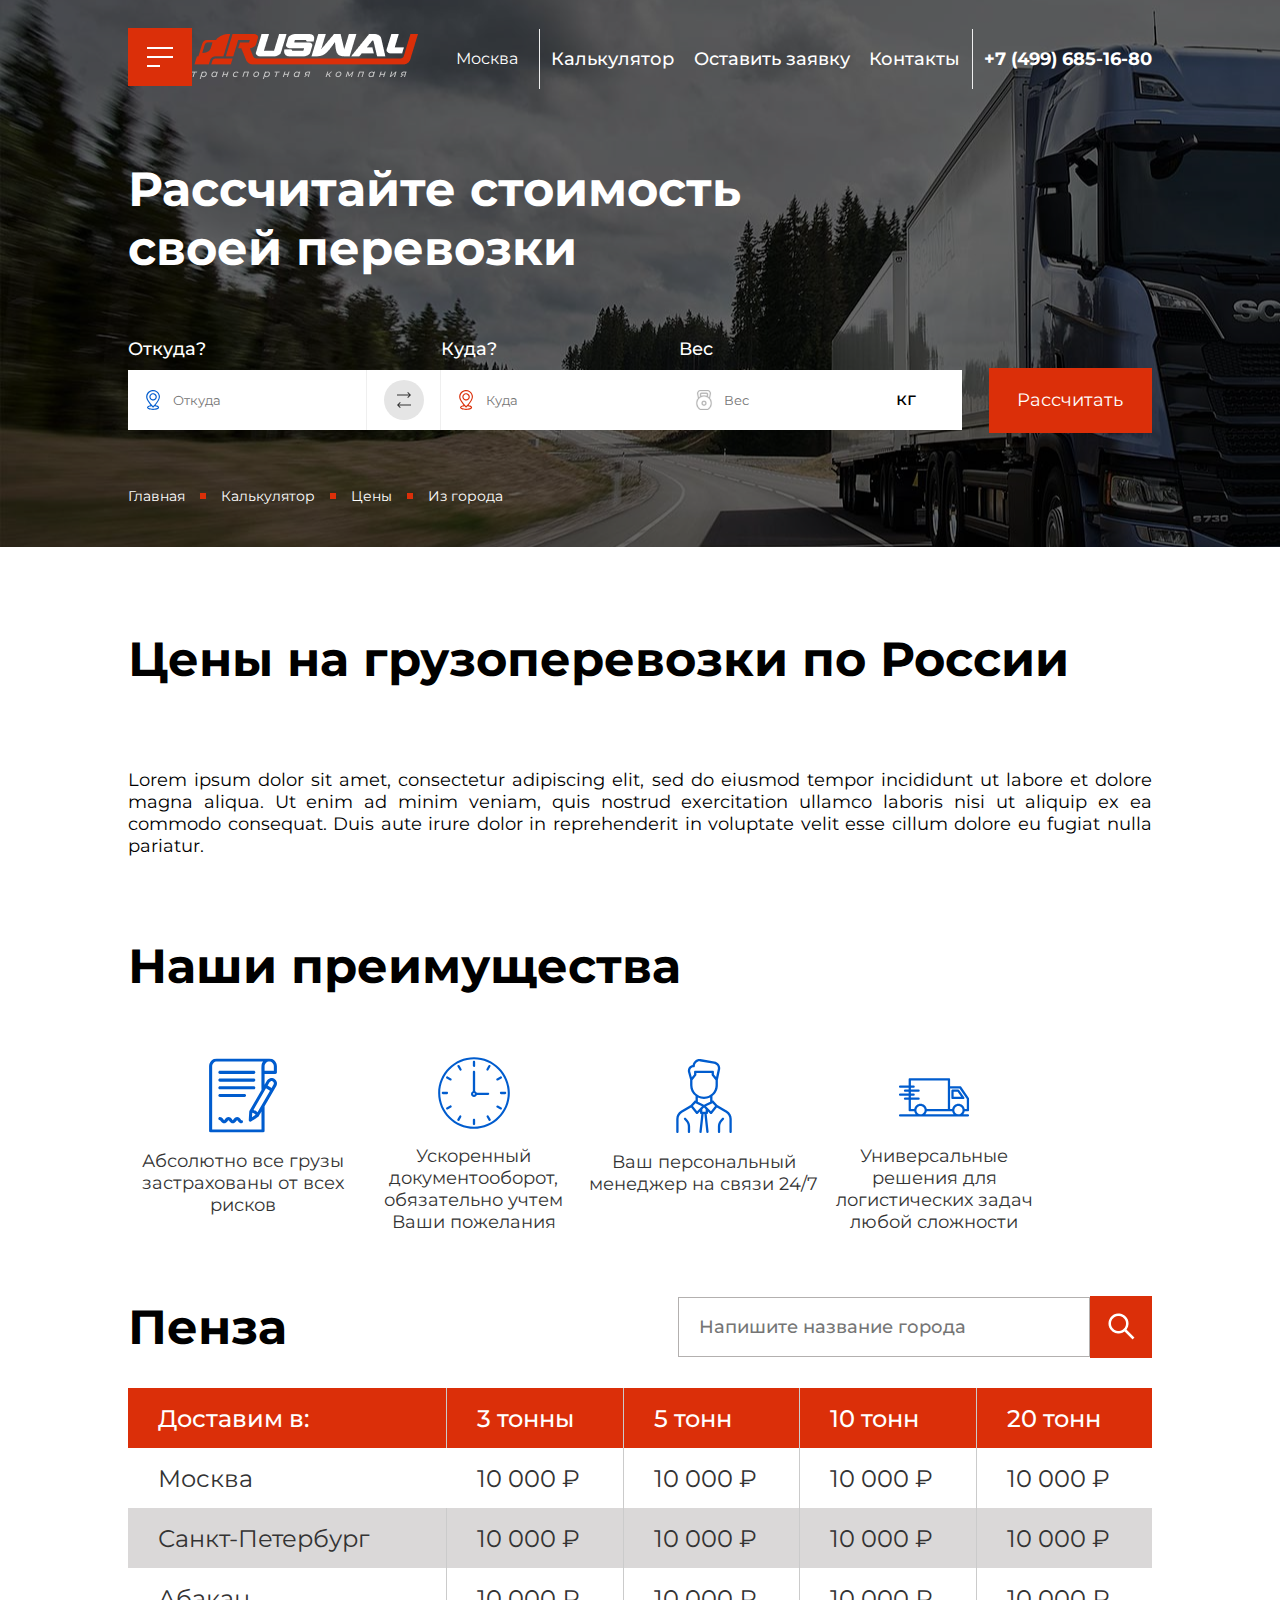
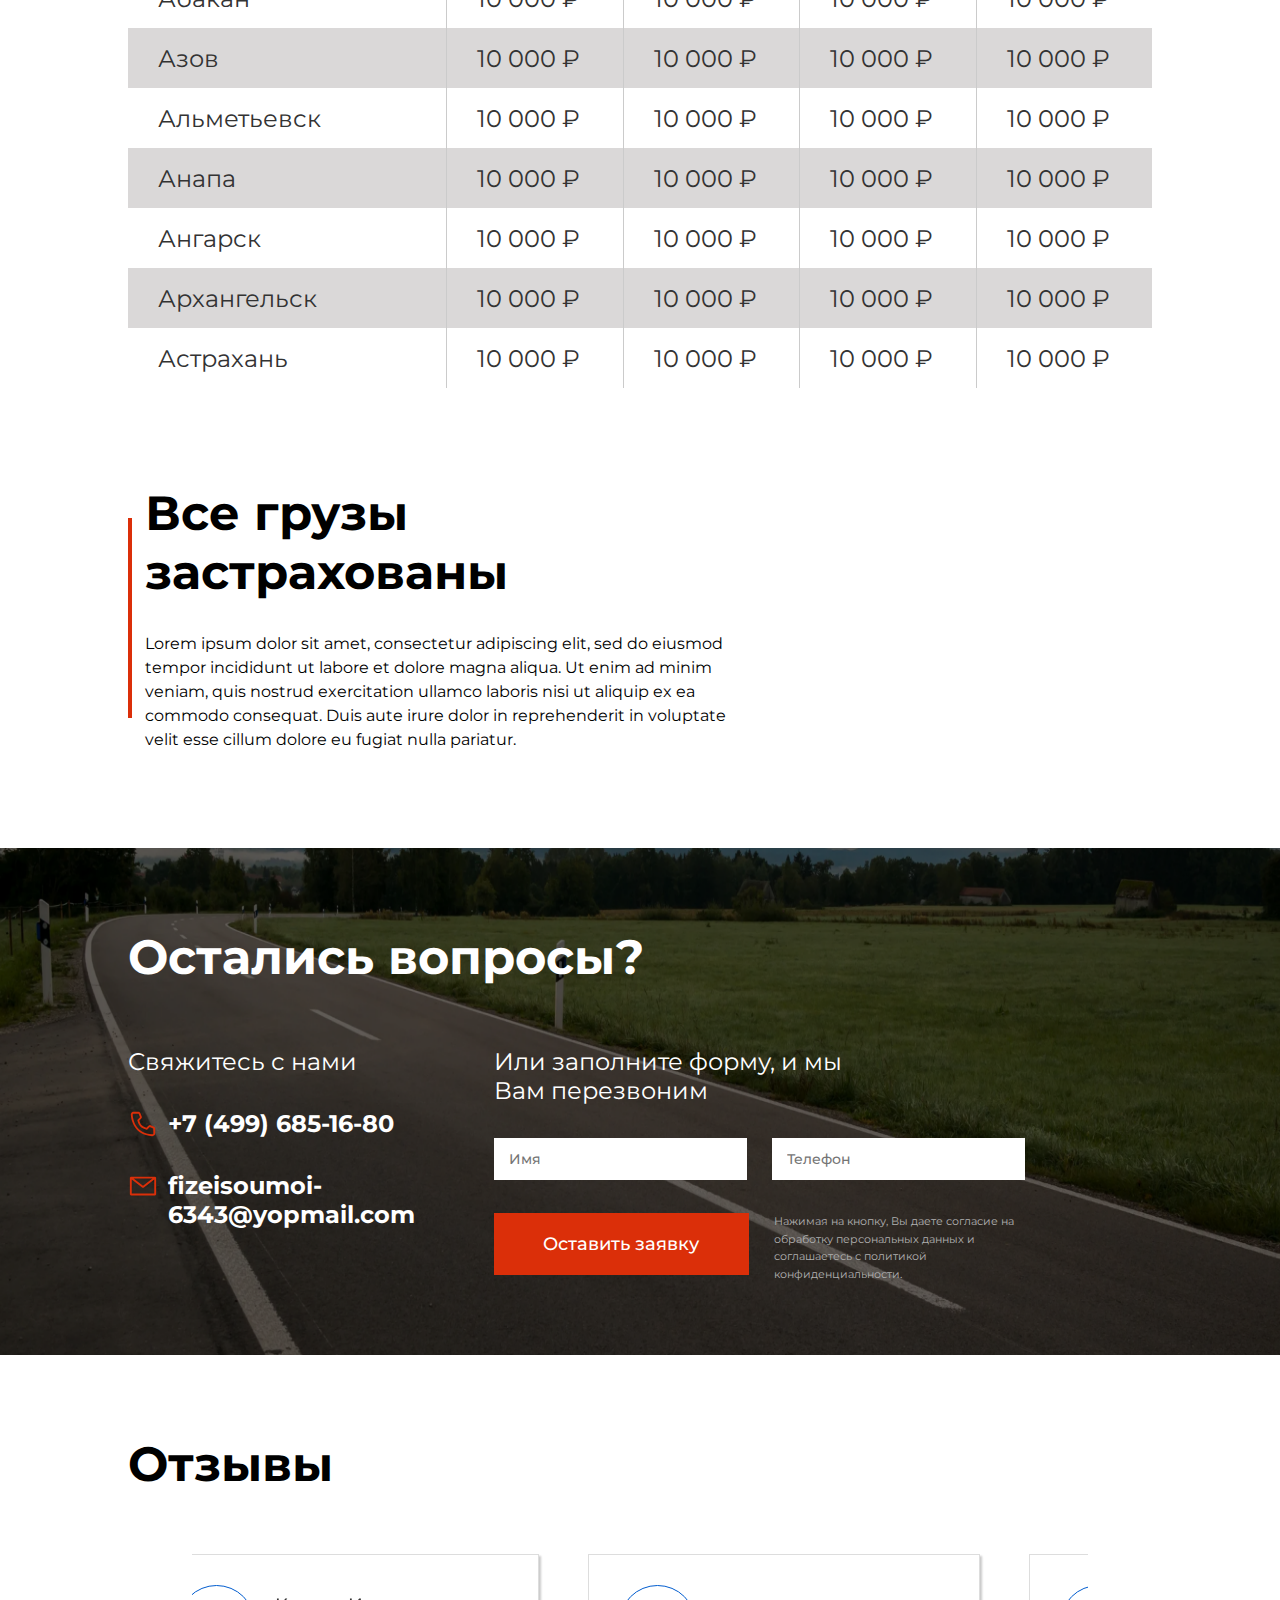
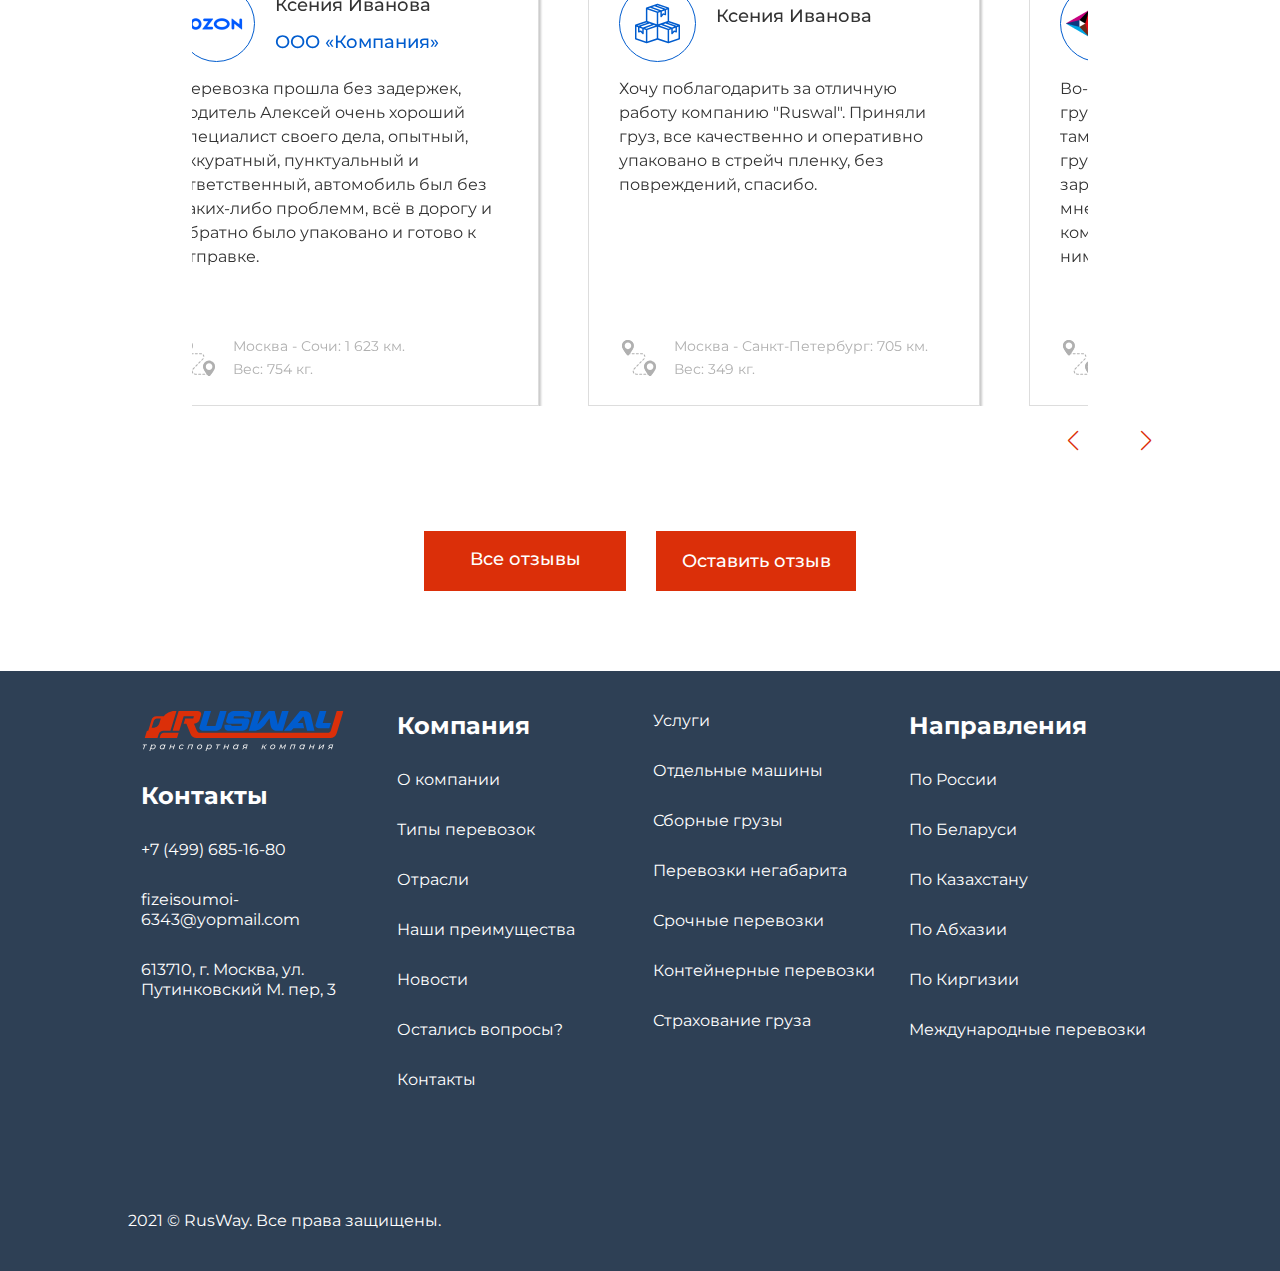
<file: serega_web/pages/fromcity.html>
<!DOCTYPE html>

<head>
  <meta charset="UTF-8">
  <meta http-equiv="X-UA-Compatible" content="IE=edge">
  <meta name="viewport" content="width=device-width, initial-scale=1.0">
  <link rel="stylesheet" href="../css/styles.css">
  <title>Из города</title>
  <link rel="stylesheet" href="https://cdn.jsdelivr.net/npm/swiper@8/swiper-bundle.min.css" />

  <script src="https://cdn.jsdelivr.net/npm/swiper@8/swiper-bundle.min.js"></script>
</head>

<body>
  <div class="navmenu">
    <div class="navmenu__firstpage">
      <div class="navmenu__firstpage__exitrow">
        <img src="../img/menu_exit.svg" alt="" class="navmenu__firstpage__exitrow-icon">
      </div>
      <div class="navmenu__firstpage__content">
        <p class="navmenu__firstpage__content-p menu2">О компании</p>
        <a href="../pages/typesperevozok.html" class="navmenu__firstpage__content-link">Виды транспортировок</a>
        <a href="../pages/services.html" class="navmenu__firstpage__content-link">Услуги</a>
        <a href="" class="navmenu__firstpage__content-link">Вопросы</a>
        <a href="../pages/otrasl_uslugi.html" class="navmenu__firstpage__content-link">Отраслевые услуги</a>
        <a href="../pages/contacts.html" class="navmenu__firstpage__content-link">Контакты</a>
        <a href="" class="navmenu__firstpage__content-link">Калькулятор</a>
      </div>
    </div>
    <div class="navmenu__secondpage">
      <div class="navmenu__secondpage__exitrow"></div>
      <div class="navmenu__secondpage__content">
        <a href="" class="navmenu__secondpage__content-link">О нас</a>
        <a href="" class="navmenu__secondpage__content-link">Наша команда</a>
        <a href="" class="navmenu__secondpage__content-link">Документы</a>
        <a href="../pages/reviews.html" class="navmenu__secondpage__content-link">Отзывы</a>
        <a href="../pages/news.html" class="navmenu__secondpage__content-link">Новости</a>
      </div>
    </div>
  </div>
  <div class="header alternative">
    <div class="header__content">
      <div class="header__nav nav">
        <div class="header__nav burgerandlogo">
          <div class="header__nav-icon">
            <a href=""><img src="../img/burger-icon.svg" alt="burger-icon"></a>
          </div>
          <div class="header__nav-logo">
            <a href=""><img src="../img/logo.png" alt="logo"></a>
          </div>
        </div>
        <div class="header__nav-city city_alternative">
          <a href="" class="city_link">
            <p class="city_link-text">Москва</p>
          </a>
        </div>
        <span class="palka"></span>
        <div class="header__nav-list">
          <p>Калькулятор</p>
          <p>Оставить заявку</p>
          <a href="../pages/contacts.html" class="header__nav-list-link">Контакты</a>
        </div>
        <span class="palka"></span>
        <div class="header__nav-phone">
          <p class="number">+7 (499) 685-16-80</p>
        </div>

      </div>
      <div class="header__title-info title-info-alt">
        <h1 class="title-info__title">Рассчитайте стоимость своей перевозки</h1>
      </div>
      <div class="header__calculator calculator">
        <div class="input-wrapper">
          <div class="calculator__input">
            <span>Откуда?</span>
            <img src="../img/calc_1.svg" alt="calc1" class="calculator__input-icon">
            <input type="text" class="input-from" placeholder="Откуда" required>
          </div>
          <div class="fixknopki">
            <span>ы</span>
            <div class="calculator__input-reverse">
              <div class="calculator__input-reverse-imgWrapper">
                <img src="../img/coolicon.svg" alt="arrow" class="calculator__input-reverse-imgWrapper-top">
                <img src="../img/coolicon.svg" alt="arrow" class="calculator__input-reverse-imgWrapper-bot">
              </div>
            </div>
          </div>
          <div class="calculator__input">
            <span>Куда?</span>
            <img src="../img/calc_2.svg" alt="calc2" class="calculator__input-icon">
            <input type="text" class="input-where" placeholder="Куда" required>
          </div>
          <div class="calculator__input">
            <span>Вес</span>
            <img src="../img/calc_3.svg" alt="calc3" class="calculator__input-icon">
            <span class="input-weight-kg">кг</span>
            <input type="text" class="input-weight" placeholder="Вес" required>
          </div>

        </div>
        <button class="calculator__button">Рассчитать</button>
      </div>
      <div class="alternative__links">
        <a href="../pages/index.html" class="alternative__links-link">Главная</a>
        <div class="alternative__links-point"></div>
        <a href="" class="alternative__links-link">Калькулятор</a>
        <div class="alternative__links-point"></div>
        <a href="../pages/price.html" class="alternative__links-link">Цены</a>
        <div class="alternative__links-point"></div>
        <a href="../pages/fromcity.html" class="alternative__links-link">Из города</a>
      </div>
    </div>
  </div>
  <div class="citiesalt">
    <div class="citiesalt__content">
      <div class="citiesalt__content_info">
        <h1 class="citiesalt__content_info-title">Цены на грузоперевозки по России</h1>
        <p class="citiesalt__content_info-text">Lorem ipsum dolor sit amet, consectetur adipiscing elit, sed do eiusmod
          tempor incididunt ut labore et dolore magna aliqua.
          Ut enim ad minim veniam, quis nostrud exercitation ullamco laboris nisi ut aliquip ex ea commodo consequat.
          Duis aute irure dolor in reprehenderit in
          voluptate velit esse cillum dolore eu fugiat nulla pariatur.</p>
      </div>
      
    </div>
  </div>
  <div class="positivies">
    <h1 class="positivies__title">Наши преимущества</h1>
    <div class="positivies__blocks">
      <div class="positivies__blocks_block">
        <img src="../img/posi1.svg" alt="posi1" class="positivies__blocks_block-img">
        <span class="positivies__blocks_block-text">Абсолютно все грузы застрахованы от всех рисков</span>
      </div>
      <div class="positivies__blocks_block">
        <img src="../img/posi2.svg" alt="posi2" class="positivies__blocks_block-img">
        <span class="positivies__blocks_block-text">Ускоренный документооборот, обязательно учтем
          Ваши пожелания</span>
      </div>
      <div class="positivies__blocks_block">
        <img src="../img/posi3.svg" alt="posi3" class="positivies__blocks_block-img">
        <span class="positivies__blocks_block-text">Ваш персональный менеджер на связи 24/7</span>
      </div>
      <div class="positivies__blocks_block">
        <img src="../img/posi4.svg" alt="posi4" class="positivies__blocks_block-img">
        <span class="positivies__blocks_block-text">Универсальные решения для логистических
          задач любой сложности</span>
      </div>
    </div>
  </div>
  <div class="priceList">
    <div class="priceList__content">
      <div class="priceList__content__row">
        <h1 class="priceList__content__row_title">Пенза</h1>
        <div class="cities__content_search searchalt">
          <input type="text" class="cities__content_search--input" placeholder="Напишите название города">
          <button class="cities__content_search-btn">
            <img src="../img/input_search.png" alt="input_search" class="cities__content_search-btn-icon">
          </button>
        </div>
      </div>
      <div class="priceList__content__tablica">
        <table class="tablica">
          <thead class="tablica__thead">
            <tr>
              <th class="tablica_th">Доставим в:</th>
              <th class="tablica_th">3 тонны</th>
              <th class="tablica_th">5 тонн</th>
              <th class="tablica_th">10 тонн</th>
              <th class="tablica_th">20 тонн</th>
            </tr>
          </thead>
          <tbody class="tablica__tbody">
            <tr>
              <td class=""><a href="../pages/citytocity.html" class="tablica__cell">Москва</a></td>
              <td class="tablica__cell">10 000 ₽</td>
              <td class="tablica__cell">10 000 ₽</td>
              <td class="tablica__cell">10 000 ₽</td>
              <td class="tablica__cell">10 000 ₽</td>
            </tr>
            <tr>
              <td class="tablica__cell-alt">Санкт-Петербург</td>
              <td class="tablica__cell-alt">10 000 ₽</td>
              <td class="tablica__cell-alt">10 000 ₽</td>
              <td class="tablica__cell-alt">10 000 ₽</td>
              <td class="tablica__cell-alt">10 000 ₽</td>
            </tr>
            <tr>
              <td class="tablica__cell">Абакан</td>
              <td class="tablica__cell">10 000 ₽</td>
              <td class="tablica__cell">10 000 ₽</td>
              <td class="tablica__cell">10 000 ₽</td>
              <td class="tablica__cell">10 000 ₽</td>
            </tr>
            <tr>
              <td class="tablica__cell-alt">Азов</td>
              <td class="tablica__cell-alt">10 000 ₽</td>
              <td class="tablica__cell-alt">10 000 ₽</td>
              <td class="tablica__cell-alt">10 000 ₽</td>
              <td class="tablica__cell-alt">10 000 ₽</td>
            </tr>
            <tr>
              <td class="tablica__cell">Альметьевск</td>
              <td class="tablica__cell">10 000 ₽</td>
              <td class="tablica__cell">10 000 ₽</td>
              <td class="tablica__cell">10 000 ₽</td>
              <td class="tablica__cell">10 000 ₽</td>
            </tr>
            <tr>
              <td class="tablica__cell-alt">Анапа</td>
              <td class="tablica__cell-alt">10 000 ₽</td>
              <td class="tablica__cell-alt">10 000 ₽</td>
              <td class="tablica__cell-alt">10 000 ₽</td>
              <td class="tablica__cell-alt">10 000 ₽</td>
            </tr>
            <tr>
              <td class="tablica__cell">Ангарск</td>
              <td class="tablica__cell">10 000 ₽</td>
              <td class="tablica__cell">10 000 ₽</td>
              <td class="tablica__cell">10 000 ₽</td>
              <td class="tablica__cell">10 000 ₽</td>
            </tr>
            <tr>
              <td class="tablica__cell-alt">Архангельск</td>
              <td class="tablica__cell-alt">10 000 ₽</td>
              <td class="tablica__cell-alt">10 000 ₽</td>
              <td class="tablica__cell-alt">10 000 ₽</td>
              <td class="tablica__cell-alt">10 000 ₽</td>
            </tr>
            <tr>
              <td class="tablica__cell">Астрахань</td>
              <td class="tablica__cell">10 000 ₽</td>
              <td class="tablica__cell">10 000 ₽</td>
              <td class="tablica__cell">10 000 ₽</td>
              <td class="tablica__cell">10 000 ₽</td>
            </tr>
            <tr>
              <td class="tablica__cell-alt">Ачинск</td>
              <td class="tablica__cell-alt">10 000 ₽</td>
              <td class="tablica__cell-alt">10 000 ₽</td>
              <td class="tablica__cell-alt">10 000 ₽</td>
              <td class="tablica__cell-alt">10 000 ₽</td>
            </tr>
            <tr>
              <td class="tablica__cell-alt">Санкт-Петербург</td>
              <td class="tablica__cell-alt">10 000 ₽</td>
              <td class="tablica__cell-alt">10 000 ₽</td>
              <td class="tablica__cell-alt">10 000 ₽</td>
              <td class="tablica__cell-alt">10 000 ₽</td>
            </tr>
            <tr>
              <td class="tablica__cell">Абакан</td>
              <td class="tablica__cell">10 000 ₽</td>
              <td class="tablica__cell">10 000 ₽</td>
              <td class="tablica__cell">10 000 ₽</td>
              <td class="tablica__cell">10 000 ₽</td>
            </tr>
            <tr>
              <td class="tablica__cell-alt">Азов</td>
              <td class="tablica__cell-alt">10 000 ₽</td>
              <td class="tablica__cell-alt">10 000 ₽</td>
              <td class="tablica__cell-alt">10 000 ₽</td>
              <td class="tablica__cell-alt">10 000 ₽</td>
            </tr>
            <tr>
              <td class="tablica__cell">Альметьевск</td>
              <td class="tablica__cell">10 000 ₽</td>
              <td class="tablica__cell">10 000 ₽</td>
              <td class="tablica__cell">10 000 ₽</td>
              <td class="tablica__cell">10 000 ₽</td>
            </tr>
            <tr>
              <td class="tablica__cell-alt">Анапа</td>
              <td class="tablica__cell-alt">10 000 ₽</td>
              <td class="tablica__cell-alt">10 000 ₽</td>
              <td class="tablica__cell-alt">10 000 ₽</td>
              <td class="tablica__cell-alt">10 000 ₽</td>
            </tr>
            <tr>
              <td class="tablica__cell">Ангарск</td>
              <td class="tablica__cell">10 000 ₽</td>
              <td class="tablica__cell">10 000 ₽</td>
              <td class="tablica__cell">10 000 ₽</td>
              <td class="tablica__cell">10 000 ₽</td>
            </tr>
            <tr>
              <td class="tablica__cell-alt">Архангельск</td>
              <td class="tablica__cell-alt">10 000 ₽</td>
              <td class="tablica__cell-alt">10 000 ₽</td>
              <td class="tablica__cell-alt">10 000 ₽</td>
              <td class="tablica__cell-alt">10 000 ₽</td>
            </tr>
            <tr>
              <td class="tablica__cell">Астрахань</td>
              <td class="tablica__cell">10 000 ₽</td>
              <td class="tablica__cell">10 000 ₽</td>
              <td class="tablica__cell">10 000 ₽</td>
              <td class="tablica__cell">10 000 ₽</td>
            </tr>
            <tr>
              <td class="tablica__cell-alt">Ачинск</td>
              <td class="tablica__cell-alt">10 000 ₽</td>
              <td class="tablica__cell-alt">10 000 ₽</td>
              <td class="tablica__cell-alt">10 000 ₽</td>
              <td class="tablica__cell-alt">10 000 ₽</td>
            </tr>
          </tbody>
        </table>
      </div>
      <div class="cities__bot botalt">
        <span class="cities__bot_palka botalt_palka"></span>
        <div class="cities__bot_info">
          <h1 class="cities__bot_info-title">Все грузы застрахованы</h1>
          <p class="cities__bot_info-text">Lorem ipsum dolor sit amet, consectetur adipiscing elit,
            sed do eiusmod tempor incididunt ut labore et dolore magna aliqua. Ut enim ad minim veniam, quis nostrud
            exercitation ullamco laboris nisi ut aliquip ex ea commodo consequat. Duis aute irure dolor in reprehenderit
            in voluptate velit esse cillum dolore eu fugiat nulla pariatur.</p>
        </div>
      </div>
    </div>
  </div>

  <div class="questions">
    <h1 class="questions__title">Остались вопросы?</h1>
    <div class="questions__list">
      <div class="questions__list-contacts">
        <p class="questions__list-contacts-text">Свяжитесь с нами</p>
        <div class="row">
          <img src="../img/carbon_phone.svg" alt="carbon_phone" class="questions__list-contacts-cont-icon">
          <p class="questions__list-contacts-cont">+7 (499) 685-16-80</p>
        </div>
        <div class="row">
          <img src="../img/codicon_mail.svg" alt="codicon_mail" class="questions__list-contacts-cont-icon">
          <p class="questions__list-contacts-cont">fizeisoumoi-6343@yopmail.com</p>
        </div>
      </div>
      <div class="questions__list-form">
        <p class="questions__list-form-text">Или заполните форму, и мы Вам перезвоним</p>
        <div class="row">
          <input type="text" class="questions__list-form-input" placeholder="Имя">
          <input type="text" class="questions__list-form-input" placeholder="Телефон">
        </div>
        <div class="row">
          <button class="questions__list-form-btn">Оставить заявку</button>
          <p class="questions__list-form-desc">Нажимая на кнопку, Вы даете согласие
            на обработку персональных данных
            и соглашаетесь с политикой конфиденциальности.</p>
        </div>
      </div>
    </div>
  </div>
  <div class="reviews">
    <h1 class="reviews__title">Отзывы</h1>
    <div class="swiper swiperRev">
      <div class="swiper-wrapper swiperRev-wrapper">
        <div class="swiper-slide swiperRev-slide">
          <div class="row">
            <div class="logoImg">
              <img src="../img/rev1.svg" alt="rev1" class="row__img">
            </div>
            <div class="row__items">
              <p class="row__items-name">Ксения Иванова</p>
            </div>
          </div>
          <p class="revText">Хочу поблагодарить за отличную работу компанию "Ruswal".
            Приняли груз, все качественно и оперативно
            упаковано в стрейч пленку, без повреждений, спасибо.</p>
          <div class="row__foot">
            <img src="../img/track-route2.svg" alt="track-route2" class="row__foot-img">
            <div class="row__foot-items">
              <p class="row__foot-items-text">Москва - Санкт-Петербург: 705 км.</p>
              <p class="row__foot-items-text">Вес: 349 кг.</p>
            </div>
          </div>
        </div>
        <div class="swiper-slide swiperRev-slide">
          <div class="row">
            <div class="logoImg">
              <img src="../img/image24.png" alt="rev1" class="row__img2">
            </div>
            <div class="row__items">
              <p class="row__items-name">Ксения Иванова</p>
              <p class="row__items-company">ООО «Компания»</p>
            </div>
          </div>
          <p class="revText">Во-первых, у меня была потребность в грузоперевозки до Сочи, но так как там у
            меня был
            знакомый, который на грузоперевозках себя зарекомендовал с лучшей стороны, он мне и
            порекомендовал именно
            эту компанию.
            В общем, я созвонился с ними и обговорил все детали.</p>
          <div class="row__foot">
            <img src="../img/track-route2.svg" alt="track-route2" class="row__foot-img">
            <div class="row__foot-items">
              <p class="row__foot-items-text">Москва - Сочи: 1 623 км.</p>
              <p class="row__foot-items-text">Вес: 542 кг.</p>
            </div>
          </div>
        </div>
        <div class="swiper-slide swiperRev-slide">
          <div class="row">
            <div class="logoImg">
              <img src="../img/image23.png" alt="rev1" class="row__img3">
            </div>
            <div class="row__items">
              <p class="row__items-name">Ксения Иванова</p>
              <p class="row__items-company">ООО «Компания»</p>
            </div>
          </div>
          <p class="revText">Перевозка прошла без задержек, водитель Алексей очень хороший специалист своего
            дела,
            опытный, аккуратный, пунктуальный и ответственный,
            автомобиль был без каких-либо проблемм, всё в дорогу и обратно было упаковано и готово к
            отправке.</p>
          <div class="row__foot">
            <img src="../img/track-route2.svg" alt="track-route2" class="row__foot-img">
            <div class="row__foot-items">
              <p class="row__foot-items-text">Москва - Сочи: 1 623 км.</p>
              <p class="row__foot-items-text">Вес: 754 кг.</p>
            </div>
          </div>
        </div>
      </div>
    </div>
    <div class="arrows">
      <div class="swiper-button-prev"></div>
      <div class="swiper-button-next"></div>
    </div>
    <div class="reviews__buttons">
      <a href="../pages/reviews.html" class="reviews__buttons-btn1">Все отзывы</a>
      <button class="reviews__buttons-btn2">Оставить отзыв</button>
    </div>
  </div>
  <div class="footer">
    <div class="footer__row">
      <div class="footer__row__column">
        <img src="../img/footerlogo.svg" alt="footerlogo" class="footer__row__column-logo">
        <p class="footer__row__column-bold">Контакты</p>
        <p class="footer__row__column-usual">+7 (499) 685-16-80</p>
        <p class="footer__row__column-usual">fizeisoumoi-6343@yopmail.com</p>
        <p class="footer__row__column-usual">613710, г. Москва,
          ул. Путинковский М. пер, 3</p>
      </div>
      <div class="footer__row__column">
        <p class="footer__row__column-bold">Компания</p>
        <p class="footer__row__column-usual">О компании</p>
        <a href="../pages/typesperevozok.html" class="footer__row__column-usual">Типы перевозок</a>
        <a href="../pages/otrasl_uslugi.html" class="footer__row__column-usual">Отрасли</a>
        <p class="footer__row__column-usual">Наши преимущества</p>
        <a href="../pages/news.html" class="footer__row__column-usual">Новости</a>
        <p class="footer__row__column-usual">Остались вопросы?</p>
        <a href="../pages/contacts.html" class="footer__row__column-usual">Контакты</a>
      </div>
      <div class="footer__row__column">
        <a href="../pages/services.html" class="footer__row__column-usual">Услуги</a>
        <p class="footer__row__column-usual">Отдельные машины</p>
        <p class="footer__row__column-usual">Сборные грузы</p>
        <p class="footer__row__column-usual">Перевозки негабарита</p>
        <p class="footer__row__column-usual">Срочные перевозки</p>
        <p class="footer__row__column-usual">Контейнерные перевозки</p>
        <p class="footer__row__column-usual">Страхование груза</p>
      </div>
      <div class="footer__row__column">
        <p class="footer__row__column-bold">Направления</p>
        <p class="footer__row__column-usual">По России</p>
        <p class="footer__row__column-usual">По Беларуси</p>
        <p class="footer__row__column-usual">По Казахстану</p>
        <p class="footer__row__column-usual">По Абхазии</p>
        <p class="footer__row__column-usual">По Киргизии</p>
        <p class="footer__row__column-usual">Международные перевозки</p>
      </div>
    </div>
    <div class="footer__license">
      <p class="footer__license-text">2021 © RusWay. Все права защищены.</p>
    </div>
  </div>


  <script>
    var swiper = new Swiper(".swiperRev", {
      allowTouchMove: false,
      slidesPerView: 3,
      loop: true,
      spaceBetween: 40,
      navigation: {
        enabled: true,
        nextEl: ".swiper-button-next",
        prevEl: ".swiper-button-prev",
      },
    });
  </script>
  <script src="../scripts/menu_appear.js"></script>
</body>

</html>
</file>
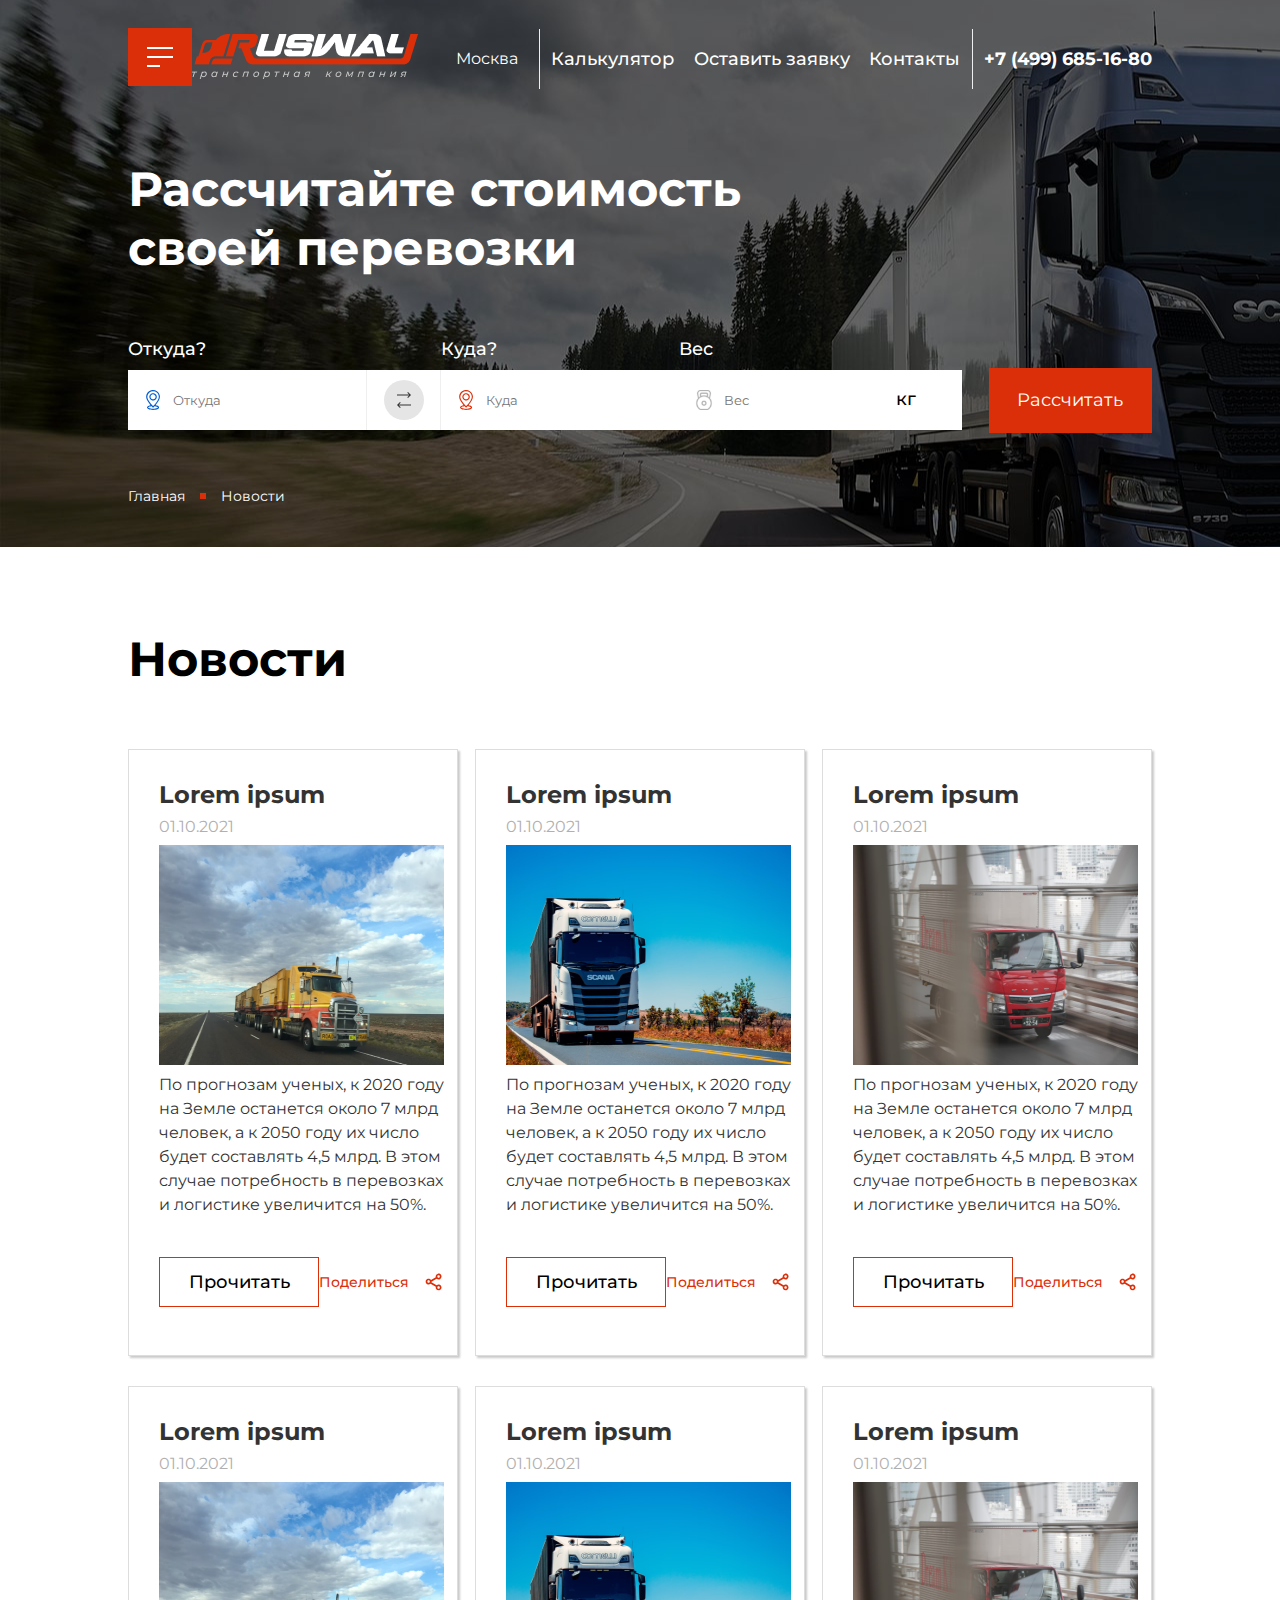
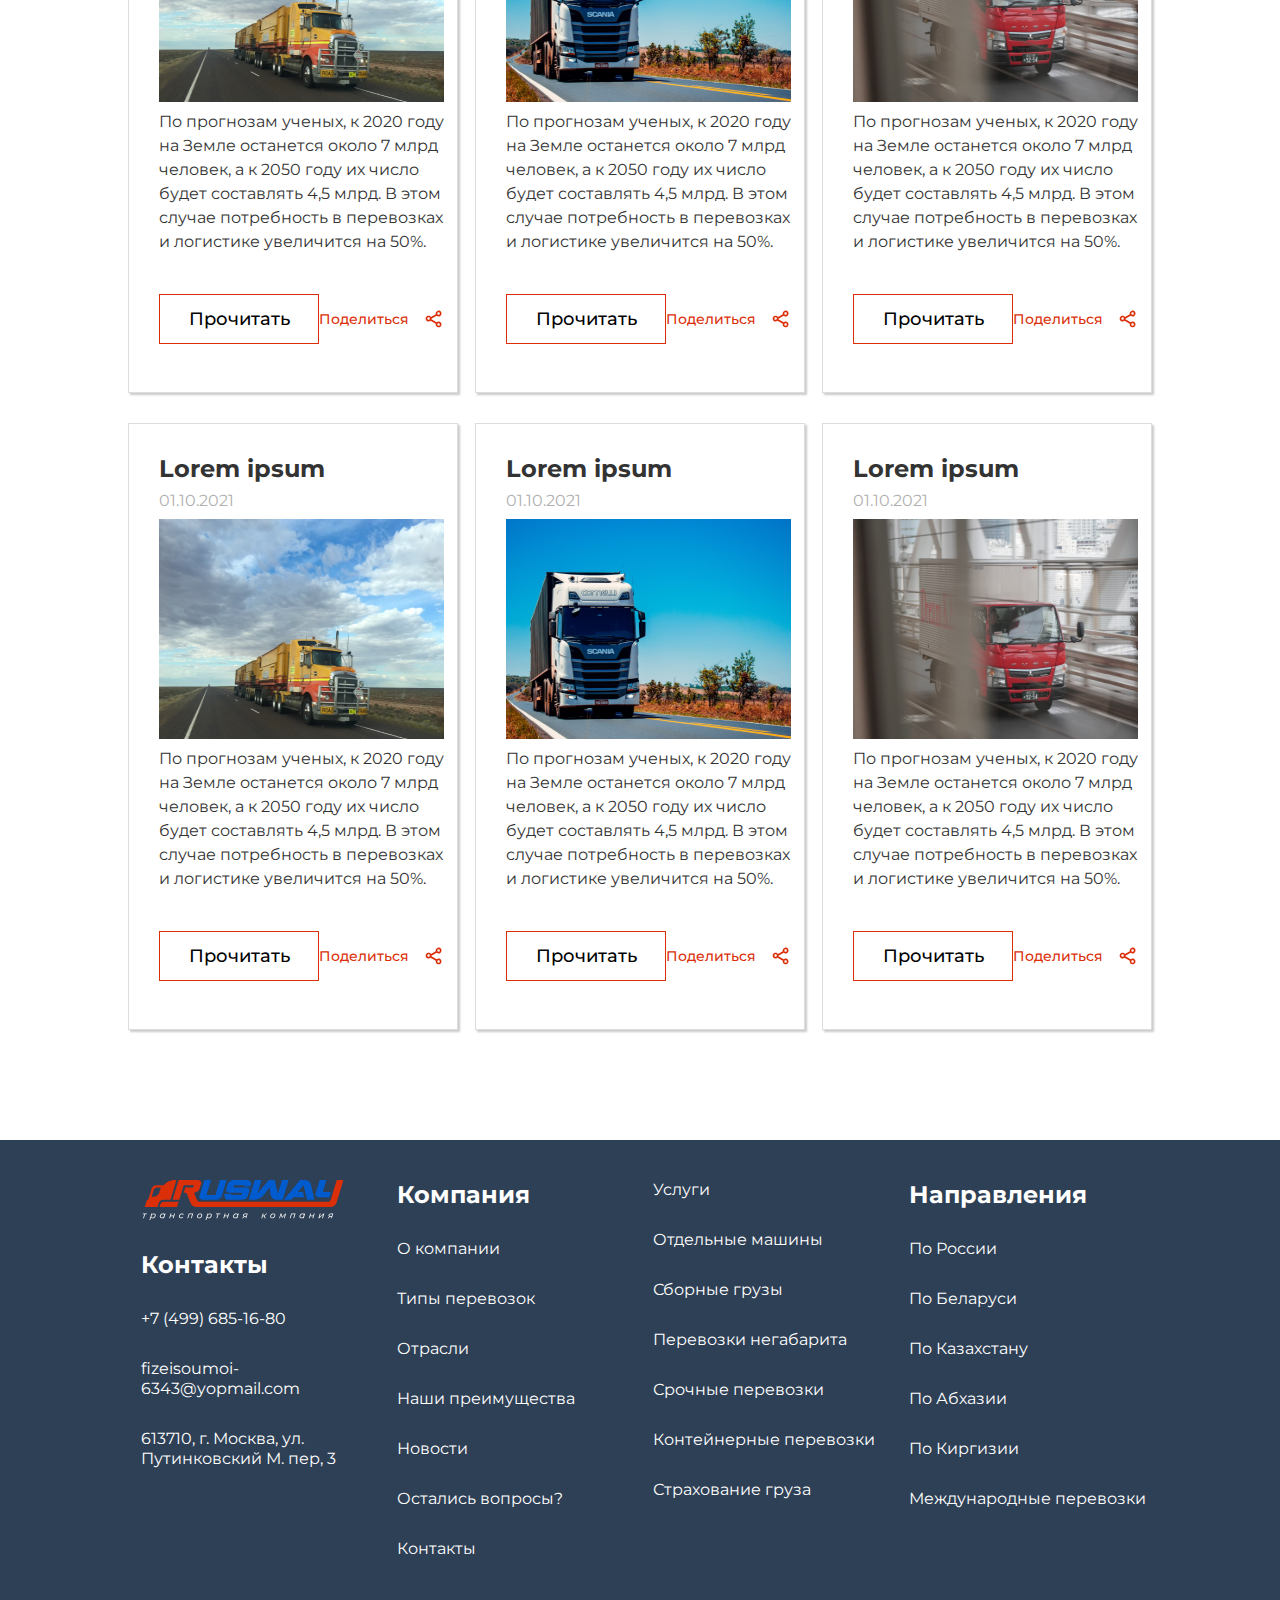
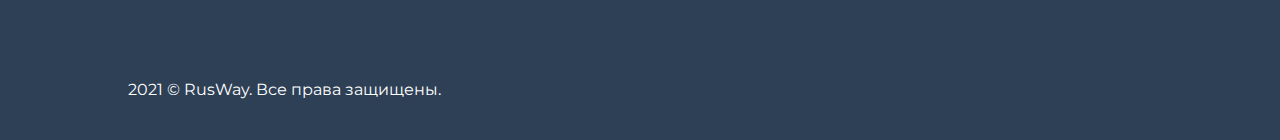
<file: serega_web/pages/news.html>
<!DOCTYPE html>

<head>
  <meta charset="UTF-8">
  <meta http-equiv="X-UA-Compatible" content="IE=edge">
  <meta name="viewport" content="width=device-width, initial-scale=1.0">
  <link rel="stylesheet" href="../css/styles.css">
  <title>Новости</title>
  <link rel="stylesheet" href="https://cdn.jsdelivr.net/npm/swiper@8/swiper-bundle.min.css" />

  <script src="https://cdn.jsdelivr.net/npm/swiper@8/swiper-bundle.min.js"></script>
</head>

<body>
  <div class="navmenu">
    <div class="navmenu__firstpage">
      <div class="navmenu__firstpage__exitrow">
        <img src="../img/menu_exit.svg" alt="" class="navmenu__firstpage__exitrow-icon">
      </div>
      <div class="navmenu__firstpage__content">
        <p class="navmenu__firstpage__content-p menu2">О компании</p>
        <a href="../pages/typesperevozok.html" class="navmenu__firstpage__content-link">Виды транспортировок</a>
        <a href="../pages/services.html" class="navmenu__firstpage__content-link">Услуги</a>
        <a href="" class="navmenu__firstpage__content-link">Вопросы</a>
        <a href="../pages/otrasl_uslugi.html" class="navmenu__firstpage__content-link">Отраслевые услуги</a>
        <a href="../pages/contacts.html" class="navmenu__firstpage__content-link">Контакты</a>
        <a href="" class="navmenu__firstpage__content-link">Калькулятор</a>
      </div>
    </div>
    <div class="navmenu__secondpage">
      <div class="navmenu__secondpage__exitrow"></div>
      <div class="navmenu__secondpage__content">
        <a href="" class="navmenu__secondpage__content-link">О нас</a>
        <a href="" class="navmenu__secondpage__content-link">Наша команда</a>
        <a href="" class="navmenu__secondpage__content-link">Документы</a>
        <a href="../pages/reviews.html" class="navmenu__secondpage__content-link">Отзывы</a>
        <a href="../pages/news.html" class="navmenu__secondpage__content-link">Новости</a>
      </div>
    </div>
  </div>
  <div class="header alternative">
    <div class="header__content">
      <div class="header__nav nav">
        <div class="header__nav burgerandlogo">
          <div class="header__nav-icon">
            <a href=""><img src="../img/burger-icon.svg" alt="burger-icon"></a>
          </div>
          <div class="header__nav-logo">
            <a href=""><img src="../img/logo.png" alt="logo"></a>
          </div>
        </div>
        <div class="header__nav-city city_alternative">
          <a href="" class="city_link">
            <p class="city_link-text">Москва</p>
          </a>
        </div>
        <span class="palka"></span>
        <div class="header__nav-list">
          <p>Калькулятор</p>
          <p>Оставить заявку</p>
          <a href="../pages/contacts.html" class="header__nav-list-link">Контакты</a>
        </div>
        <span class="palka"></span>
        <div class="header__nav-phone">
          <p class="number">+7 (499) 685-16-80</p>
        </div>

      </div>
      <div class="header__title-info title-info-alt">
        <h1 class="title-info__title">Рассчитайте стоимость своей перевозки</h1>
      </div>
      <div class="header__calculator calculator">
        <div class="input-wrapper">
          <div class="calculator__input">
            <span>Откуда?</span>
            <img src="../img/calc_1.svg" alt="calc1" class="calculator__input-icon">
            <input type="text" class="input-from" placeholder="Откуда" required>
          </div>
          <div class="fixknopki">
            <span>ы</span>
            <div class="calculator__input-reverse">
              <div class="calculator__input-reverse-imgWrapper">
                <img src="../img/coolicon.svg" alt="arrow" class="calculator__input-reverse-imgWrapper-top">
                <img src="../img/coolicon.svg" alt="arrow" class="calculator__input-reverse-imgWrapper-bot">
              </div>
            </div>
          </div>
          <div class="calculator__input">
            <span>Куда?</span>
            <img src="../img/calc_2.svg" alt="calc2" class="calculator__input-icon">
            <input type="text" class="input-where" placeholder="Куда" required>
          </div>
          <div class="calculator__input">
            <span>Вес</span>
            <img src="../img/calc_3.svg" alt="calc3" class="calculator__input-icon">
            <span class="input-weight-kg">кг</span>
            <input type="text" class="input-weight" placeholder="Вес" required>
          </div>

        </div>
        <button class="calculator__button">Рассчитать</button>
      </div>
      <div class="alternative__links">
        <a href="../pages/index.html" class="alternative__links-link">Главная</a>
        <div class="alternative__links-point"></div>
        <a href="../pages/typesperevozok.html" class="alternative__links-link">Новости</a>
      </div>
    </div>
  </div>
  <div class="news">
    <h1 class="news__title">Новости</h1>
    <div class="nb">
      <div class="news__blocks">
        <div class="news__blocks_block">
          <p class="news__blocks_block-title">Lorem ipsum</p>
          <span class="news__blocks_block-date">01.10.2021</span>
          <img src="../img/Rectangle54.png" alt="news_img" class="news__blocks_block-img">
          <p class="news__blocks_block-text">По прогнозам ученых, к 2020 году
            на Земле останется около 7 млрд человек, а к 2050 году их число будет составлять 4,5 млрд.
            В этом случае потребность
            в перевозках и логистике увеличится на 50%.</p>
          <div class="row">
            <button class="news__blocks_block-btn">Прочитать</button>
            <a href="" class="news__blocks_block-link">
              Поделиться
              <img src="../img/share_outline.svg" alt="share_outline" class="news__blocks_block-icon">
            </a>
          </div>
        </div>
        <div class="news__blocks_block">
          <p class="news__blocks_block-title">Lorem ipsum</p>
          <span class="news__blocks_block-date">01.10.2021</span>
          <img src="../img/Rectangle541.png" alt="news_img" class="news__blocks_block-img">
          <p class="news__blocks_block-text">По прогнозам ученых, к 2020 году
            на Земле останется около 7 млрд человек, а к 2050 году их число будет составлять 4,5 млрд.
            В этом случае потребность
            в перевозках и логистике увеличится на 50%.</p>
          <div class="row">
            <button class="news__blocks_block-btn">Прочитать</button>
            <a href="" class="news__blocks_block-link">
              Поделиться
              <img src="../img/share_outline.svg" alt="share_outline" class="news__blocks_block-icon">
            </a>
          </div>
        </div>
        <div class="news__blocks_block">
          <p class="news__blocks_block-title">Lorem ipsum</p>
          <span class="news__blocks_block-date">01.10.2021</span>
          <img src="../img/Rectangle542.png" alt="news_img" class="news__blocks_block-img">
          <p class="news__blocks_block-text">По прогнозам ученых, к 2020 году
            на Земле останется около 7 млрд человек, а к 2050 году их число будет составлять 4,5 млрд.
            В этом случае потребность
            в перевозках и логистике увеличится на 50%.</p>
          <div class="row">
            <button class="news__blocks_block-btn">Прочитать</button>
            <a href="" class="news__blocks_block-link">
              Поделиться
              <img src="../img/share_outline.svg" alt="share_outline" class="news__blocks_block-icon">
            </a>
          </div>
        </div>
      </div>
    </div>
    <div class="nb">
      <div class="news__blocks">
        <div class="news__blocks_block">
          <p class="news__blocks_block-title">Lorem ipsum</p>
          <span class="news__blocks_block-date">01.10.2021</span>
          <img src="../img/Rectangle54.png" alt="news_img" class="news__blocks_block-img">
          <p class="news__blocks_block-text">По прогнозам ученых, к 2020 году
            на Земле останется около 7 млрд человек, а к 2050 году их число будет составлять 4,5 млрд.
            В этом случае потребность
            в перевозках и логистике увеличится на 50%.</p>
          <div class="row">
            <button class="news__blocks_block-btn">Прочитать</button>
            <a href="" class="news__blocks_block-link">
              Поделиться
              <img src="../img/share_outline.svg" alt="share_outline" class="news__blocks_block-icon">
            </a>
          </div>
        </div>
        <div class="news__blocks_block">
          <p class="news__blocks_block-title">Lorem ipsum</p>
          <span class="news__blocks_block-date">01.10.2021</span>
          <img src="../img/Rectangle541.png" alt="news_img" class="news__blocks_block-img">
          <p class="news__blocks_block-text">По прогнозам ученых, к 2020 году
            на Земле останется около 7 млрд человек, а к 2050 году их число будет составлять 4,5 млрд.
            В этом случае потребность
            в перевозках и логистике увеличится на 50%.</p>
          <div class="row">
            <button class="news__blocks_block-btn">Прочитать</button>
            <a href="" class="news__blocks_block-link">
              Поделиться
              <img src="../img/share_outline.svg" alt="share_outline" class="news__blocks_block-icon">
            </a>
          </div>
        </div>
        <div class="news__blocks_block">
          <p class="news__blocks_block-title">Lorem ipsum</p>
          <span class="news__blocks_block-date">01.10.2021</span>
          <img src="../img/Rectangle542.png" alt="news_img" class="news__blocks_block-img">
          <p class="news__blocks_block-text">По прогнозам ученых, к 2020 году
            на Земле останется около 7 млрд человек, а к 2050 году их число будет составлять 4,5 млрд.
            В этом случае потребность
            в перевозках и логистике увеличится на 50%.</p>
          <div class="row">
            <button class="news__blocks_block-btn">Прочитать</button>
            <a href="" class="news__blocks_block-link">
              Поделиться
              <img src="../img/share_outline.svg" alt="share_outline" class="news__blocks_block-icon">
            </a>
          </div>
        </div>
      </div>
    </div>
    <div class="nb">
      <div class="news__blocks">
        <div class="news__blocks_block">
          <p class="news__blocks_block-title">Lorem ipsum</p>
          <span class="news__blocks_block-date">01.10.2021</span>
          <img src="../img/Rectangle54.png" alt="news_img" class="news__blocks_block-img">
          <p class="news__blocks_block-text">По прогнозам ученых, к 2020 году
            на Земле останется около 7 млрд человек, а к 2050 году их число будет составлять 4,5 млрд.
            В этом случае потребность
            в перевозках и логистике увеличится на 50%.</p>
          <div class="row">
            <button class="news__blocks_block-btn">Прочитать</button>
            <a href="" class="news__blocks_block-link">
              Поделиться
              <img src="../img/share_outline.svg" alt="share_outline" class="news__blocks_block-icon">
            </a>
          </div>
        </div>
        <div class="news__blocks_block">
          <p class="news__blocks_block-title">Lorem ipsum</p>
          <span class="news__blocks_block-date">01.10.2021</span>
          <img src="../img/Rectangle541.png" alt="news_img" class="news__blocks_block-img">
          <p class="news__blocks_block-text">По прогнозам ученых, к 2020 году
            на Земле останется около 7 млрд человек, а к 2050 году их число будет составлять 4,5 млрд.
            В этом случае потребность
            в перевозках и логистике увеличится на 50%.</p>
          <div class="row">
            <button class="news__blocks_block-btn">Прочитать</button>
            <a href="" class="news__blocks_block-link">
              Поделиться
              <img src="../img/share_outline.svg" alt="share_outline" class="news__blocks_block-icon">
            </a>
          </div>
        </div>
        <div class="news__blocks_block">
          <p class="news__blocks_block-title">Lorem ipsum</p>
          <span class="news__blocks_block-date">01.10.2021</span>
          <img src="../img/Rectangle542.png" alt="news_img" class="news__blocks_block-img">
          <p class="news__blocks_block-text">По прогнозам ученых, к 2020 году
            на Земле останется около 7 млрд человек, а к 2050 году их число будет составлять 4,5 млрд.
            В этом случае потребность
            в перевозках и логистике увеличится на 50%.</p>
          <div class="row">
            <button class="news__blocks_block-btn">Прочитать</button>
            <a href="" class="news__blocks_block-link">
              Поделиться
              <img src="../img/share_outline.svg" alt="share_outline" class="news__blocks_block-icon">
            </a>
          </div>
        </div>
      </div>
    </div>
  </div>
  <div class="footer">
    <div class="footer__row">
      <div class="footer__row__column">
        <img src="../img/footerlogo.svg" alt="footerlogo" class="footer__row__column-logo">
        <p class="footer__row__column-bold">Контакты</p>
        <p class="footer__row__column-usual">+7 (499) 685-16-80</p>
        <p class="footer__row__column-usual">fizeisoumoi-6343@yopmail.com</p>
        <p class="footer__row__column-usual">613710, г. Москва,
          ул. Путинковский М. пер, 3</p>
      </div>
      <div class="footer__row__column">
        <p class="footer__row__column-bold">Компания</p>
        <p class="footer__row__column-usual">О компании</p>
        <p class="footer__row__column-usual">Типы перевозок</p>
        <a href="../pages/otrasl_uslugi.html" class="footer__row__column-usual">Отрасли</a>
        <p class="footer__row__column-usual">Наши преимущества</p>
        <a href="../pages/news.html" class="footer__row__column-usual">Новости</a>
        <p class="footer__row__column-usual">Остались вопросы?</p>
        <a href="../pages/contacts.html" class="footer__row__column-usual">Контакты</a>
      </div>
      <div class="footer__row__column">
        <a href="../pages/services.html" class="footer__row__column-usual">Услуги</a>
        <p class="footer__row__column-usual">Отдельные машины</p>
        <p class="footer__row__column-usual">Сборные грузы</p>
        <p class="footer__row__column-usual">Перевозки негабарита</p>
        <p class="footer__row__column-usual">Срочные перевозки</p>
        <p class="footer__row__column-usual">Контейнерные перевозки</p>
        <p class="footer__row__column-usual">Страхование груза</p>
      </div>
      <div class="footer__row__column">
        <p class="footer__row__column-bold">Направления</p>
        <p class="footer__row__column-usual">По России</p>
        <p class="footer__row__column-usual">По Беларуси</p>
        <p class="footer__row__column-usual">По Казахстану</p>
        <p class="footer__row__column-usual">По Абхазии</p>
        <p class="footer__row__column-usual">По Киргизии</p>
        <p class="footer__row__column-usual">Международные перевозки</p>
      </div>
    </div>
    <div class="footer__license">
      <p class="footer__license-text">2021 © RusWay. Все права защищены.</p>
    </div>
  </div>


  <script>
    var swiper = new Swiper(".swiperRev", {
      allowTouchMove: false,
      slidesPerView: 3,
      loop: true,
      spaceBetween: 40,
      navigation: {
        enabled: true,
        nextEl: ".swiper-button-next",
        prevEl: ".swiper-button-prev",
      },
    });
  </script>
  <script src="../scripts/menu_appear.js"></script>
</body>

</html>
</file>
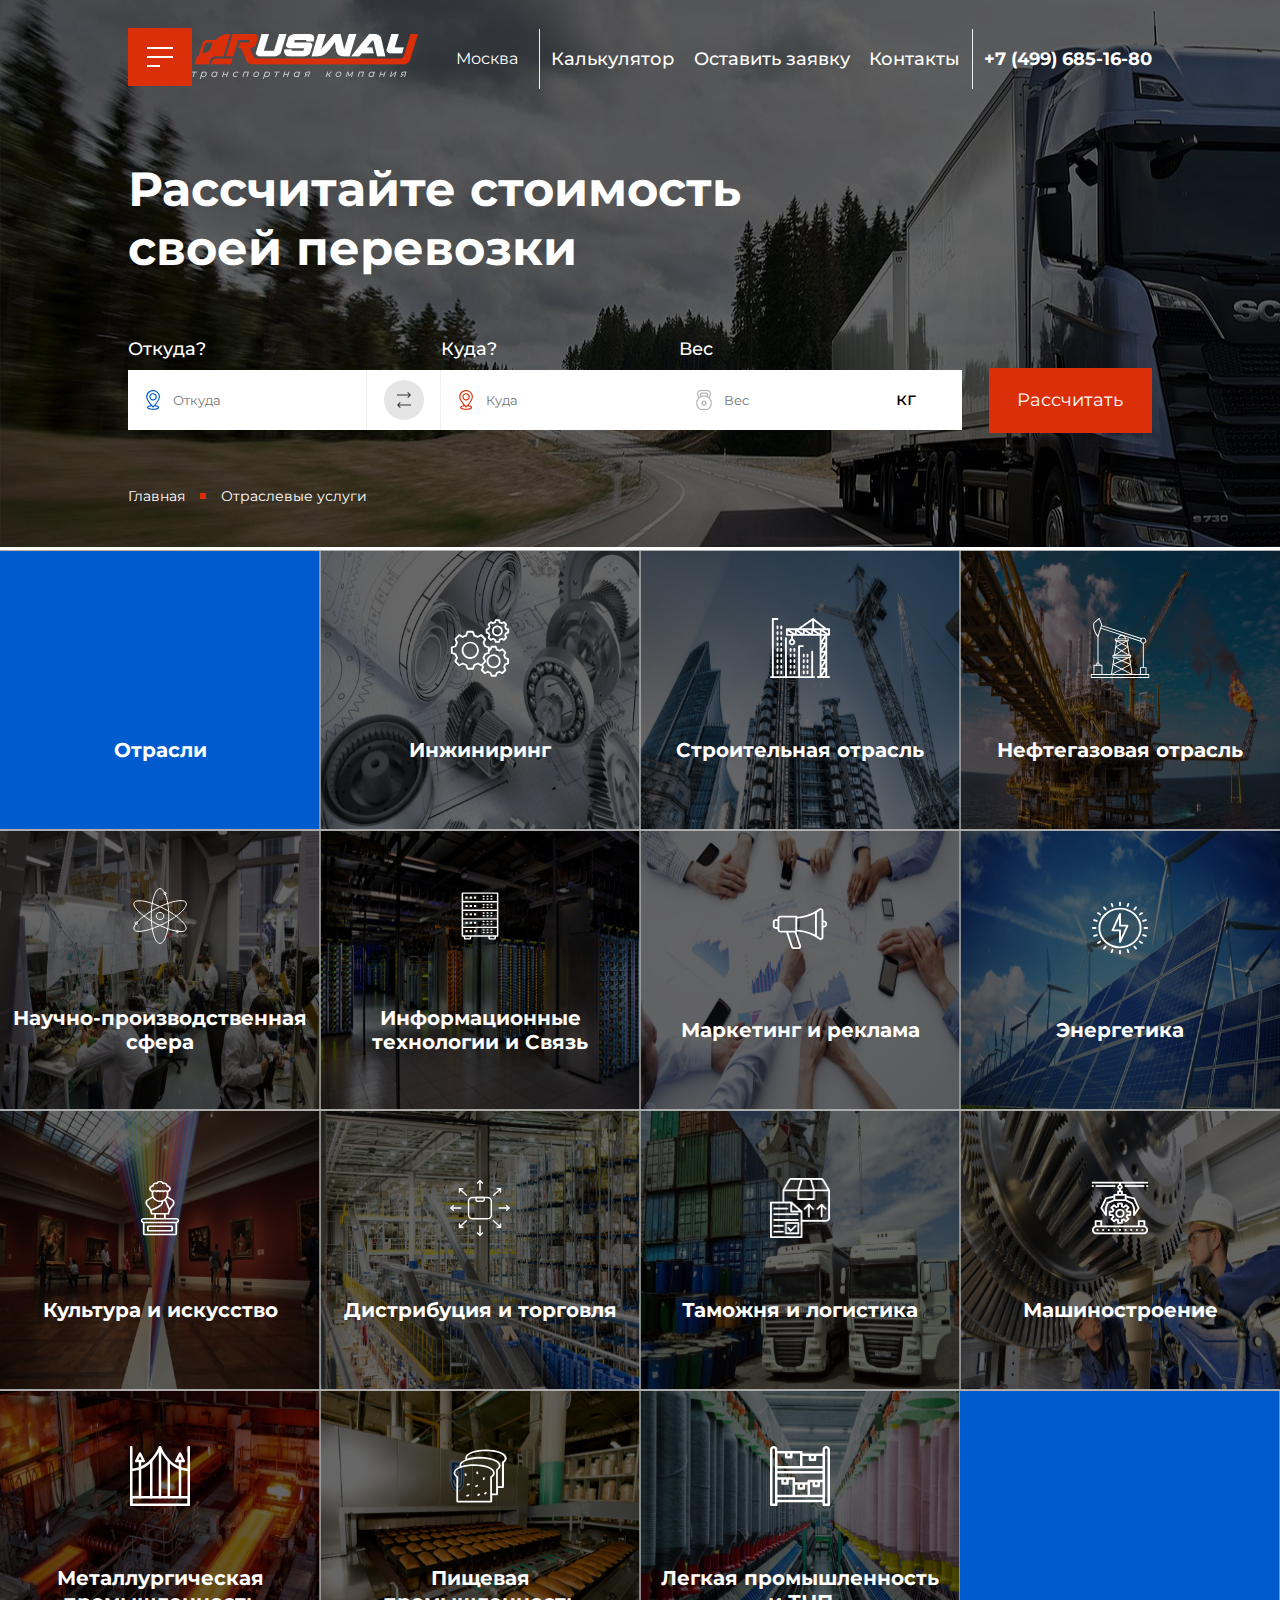
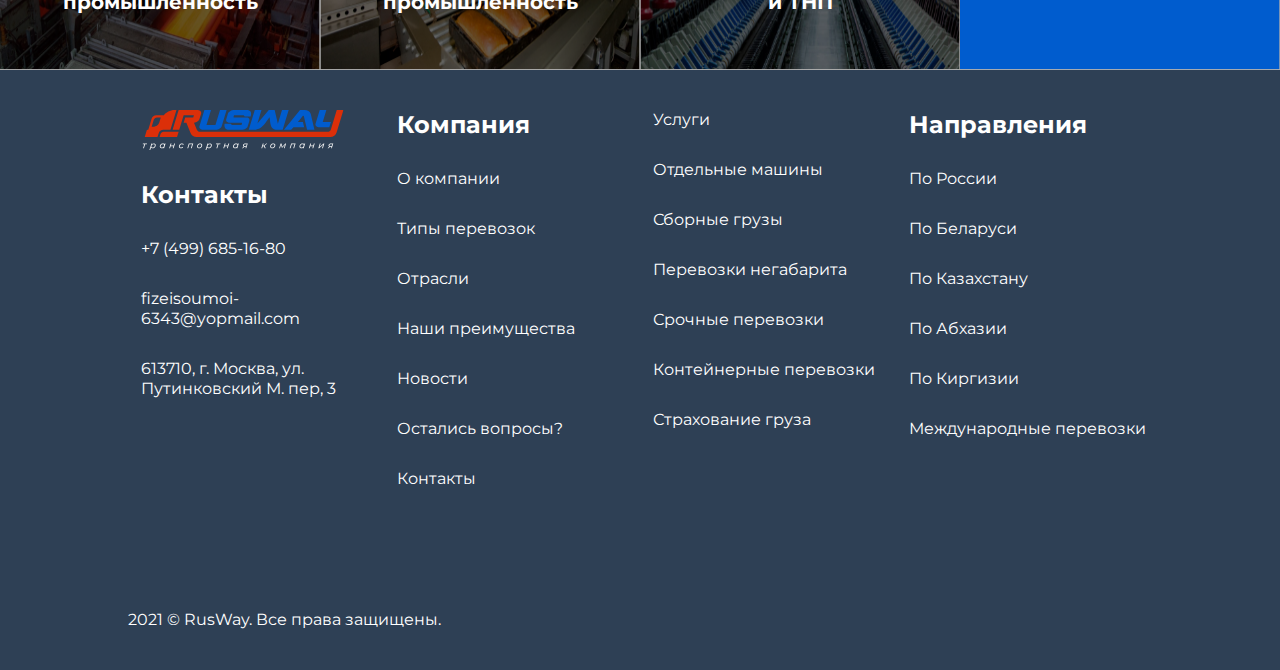
<file: serega_web/pages/otrasl_uslugi.html>
<!DOCTYPE html>

<head>
  <meta charset="UTF-8">
  <meta http-equiv="X-UA-Compatible" content="IE=edge">
  <meta name="viewport" content="width=device-width, initial-scale=1.0">
  <link rel="stylesheet" href="../css/styles.css">
  <title>Отраслевые услуги</title>
  <link rel="stylesheet" href="https://cdn.jsdelivr.net/npm/swiper@8/swiper-bundle.min.css" />

  <script src="https://cdn.jsdelivr.net/npm/swiper@8/swiper-bundle.min.js"></script>
</head>

<body>
  <div class="navmenu">
    <div class="navmenu__firstpage">
      <div class="navmenu__firstpage__exitrow">
        <img src="../img/menu_exit.svg" alt="" class="navmenu__firstpage__exitrow-icon">
      </div>
      <div class="navmenu__firstpage__content">
        <p class="navmenu__firstpage__content-p menu2">О компании</p>
        <a href="../pages/typesperevozok.html" class="navmenu__firstpage__content-link">Виды транспортировок</a>
        <a href="../pages/services.html" class="navmenu__firstpage__content-link">Услуги</a>
        <a href="" class="navmenu__firstpage__content-link">Вопросы</a>
        <a href="../pages/otrasl_uslugi.html" class="navmenu__firstpage__content-link">Отраслевые услуги</a>
        <a href="../pages/contacts.html" class="navmenu__firstpage__content-link">Контакты</a>
        <a href="" class="navmenu__firstpage__content-link">Калькулятор</a>
      </div>
    </div>
    <div class="navmenu__secondpage">
      <div class="navmenu__secondpage__exitrow"></div>
      <div class="navmenu__secondpage__content">
        <a href="" class="navmenu__secondpage__content-link">О нас</a>
        <a href="" class="navmenu__secondpage__content-link">Наша команда</a>
        <a href="" class="navmenu__secondpage__content-link">Документы</a>
        <a href="../pages/reviews.html" class="navmenu__secondpage__content-link">Отзывы</a>
        <a href="../pages/news.html" class="navmenu__secondpage__content-link">Новости</a>
      </div>
    </div>
  </div>
  <div class="header alternative">
    <div class="header__content">
      <div class="header__nav nav">
        <div class="header__nav burgerandlogo">
          <div class="header__nav-icon">
            <a href=""><img src="../img/burger-icon.svg" alt="burger-icon"></a>
          </div>
          <div class="header__nav-logo">
            <a href=""><img src="../img/logo.png" alt="logo"></a>
          </div>
        </div>
        <div class="header__nav-city city_alternative">
          <a href="" class="city_link">
            <p class="city_link-text">Москва</p>
          </a>
        </div>
        <span class="palka"></span>
        <div class="header__nav-list">
          <p>Калькулятор</p>
          <p>Оставить заявку</p>
          <a href="../pages/contacts.html" class="header__nav-list-link">Контакты</a>
        </div>
        <span class="palka"></span>
        <div class="header__nav-phone">
          <p class="number">+7 (499) 685-16-80</p>
        </div>

      </div>
      <div class="header__title-info title-info-alt">
        <h1 class="title-info__title">Рассчитайте стоимость своей перевозки</h1>
      </div>
      <div class="header__calculator calculator">
        <div class="input-wrapper">
          <div class="calculator__input">
            <span>Откуда?</span>
            <img src="../img/calc_1.svg" alt="calc1" class="calculator__input-icon">
            <input type="text" class="input-from" placeholder="Откуда" required>
          </div>
          <div class="fixknopki">
            <span>ы</span>
            <div class="calculator__input-reverse">
              <div class="calculator__input-reverse-imgWrapper">
                <img src="../img/coolicon.svg" alt="arrow" class="calculator__input-reverse-imgWrapper-top">
                <img src="../img/coolicon.svg" alt="arrow" class="calculator__input-reverse-imgWrapper-bot">
              </div>
            </div>
          </div>
          <div class="calculator__input">
            <span>Куда?</span>
            <img src="../img/calc_2.svg" alt="calc2" class="calculator__input-icon">
            <input type="text" class="input-where" placeholder="Куда" required>
          </div>
          <div class="calculator__input">
            <span>Вес</span>
            <img src="../img/calc_3.svg" alt="calc3" class="calculator__input-icon">
            <span class="input-weight-kg">кг</span>
            <input type="text" class="input-weight" placeholder="Вес" required>
          </div>

        </div>
        <button class="calculator__button">Рассчитать</button>
      </div>
      <div class="alternative__links">
        <a href="../pages/index.html" class="alternative__links-link">Главная</a>
        <div class="alternative__links-point"></div>
        <a href="../pages/typesperevozok.html" class="alternative__links-link">Отраслевые услуги</a>
      </div>
    </div>
  </div>
  <div class="superplitki sp">
    <div class="superplitki__plitka" id="B">
      <div class="superplitki__plitka__content">
        <div class="superplitki__plitka__content-zatichka"></div>
        <p class="superplitki__plitka__content-text">Отрасли</p>
      </div>
    </div>
    <div class="superplitki__plitka sp1" id="B">
      <div class="superplitki__plitka__content pl1">
        <img src="../img/plitka_engineering.svg" alt="" class="superplitki__plitka__content-icon">
        <p class="superplitki__plitka__content-text">Инжиниринг</p>
      </div>
    </div>
    <div class="superplitki__plitka" id="B">
      <div class="superplitki__plitka__content pl2">
        <img src="../img/plitka_construction.svg" alt="" class="superplitki__plitka__content-icon">
        <p class="superplitki__plitka__content-text">Строительная отрасль</p>
      </div>
    </div>
    <div class="superplitki__plitka" id="B">
      <div class="superplitki__plitka__content pl3">
        <img src="../img/plitka_oil-drilling.svg" alt="" class="superplitki__plitka__content-icon">
        <p class="superplitki__plitka__content-text">Нефтегазовая отрасль</p>
      </div>
    </div>
    <div class="superplitki__plitka" id="B">
      <div class="superplitki__plitka__content pl4">
        <img src="../img/plitka_science.svg" alt="" class="superplitki__plitka__content-icon">
        <p class="superplitki__plitka__content-text">Научно-производственная сфера</p>
      </div>
    </div>
    <div class="superplitki__plitka" id="B">
      <div class="superplitki__plitka__content pl5">
        <img src="../img/plitka_servers.svg" alt="" class="superplitki__plitka__content-icon">
        <p class="superplitki__plitka__content-text">Информационные технологии и Связь</p>
      </div>
    </div>
    <div class="superplitki__plitka" id="B">
      <div class="superplitki__plitka__content pl6">
        <img src="../img/plitka_marketing.svg" alt="" class="superplitki__plitka__content-icon">
        <p class="superplitki__plitka__content-text">Маркетинг и реклама</p>
      </div>
    </div>
    <div class="superplitki__plitka" id="B">
      <div class="superplitki__plitka__content pl7">
        <img src="../img/plitka_energy.svg" alt="" class="superplitki__plitka__content-icon">
        <p class="superplitki__plitka__content-text">Энергетика</p>
      </div>
    </div>
    <div class="superplitki__plitka" id="B">
      <div class="superplitki__plitka__content pl8">
        <img src="../img/plitka_sculpture.svg" alt="" class="superplitki__plitka__content-icon">
        <p class="superplitki__plitka__content-text">Культура и искусство</p>
      </div>
    </div>
    <div class="superplitki__plitka" id="B">
      <div class="superplitki__plitka__content pl9">
        <img src="../img/plitka_distribution.svg" alt="" class="superplitki__plitka__content-icon">
        <p class="superplitki__plitka__content-text">Дистрибуция и торговля</p>
      </div>
    </div>
    <div class="superplitki__plitka" id="B">
      <div class="superplitki__plitka__content pl10">
        <img src="../img/plitka_customs-clearance.png" alt="" class="superplitki__plitka__content-icon">
        <p class="superplitki__plitka__content-text">Таможня и логистика</p>
      </div>
    </div>
    <div class="superplitki__plitka" id="B">
      <div class="superplitki__plitka__content pl11">
        <img src="../img/plitka_machinery.svg" alt="" class="superplitki__plitka__content-icon">
        <p class="superplitki__plitka__content-text">Машиностроение</p>
      </div>
    </div>
    <div class="superplitki__plitka" id="B">
      <div class="superplitki__plitka__content pl12">
        <img src="../img/plitka_fence-gate.svg" alt="" class="superplitki__plitka__content-icon">
        <p class="superplitki__plitka__content-text">Металлургическая промышленность</p>
      </div>
    </div>
    <div class="superplitki__plitka" id="B">
      <div class="superplitki__plitka__content pl13">
        <img src="../img/plitka_bread-slice.svg" alt="" class="superplitki__plitka__content-icon">
        <p class="superplitki__plitka__content-text">Пищевая промышленность</p>
      </div>
    </div>
    <div class="superplitki__plitka" id="B">
      <div class="superplitki__plitka__content hovpl pl14">
        <img src="../img/plitka_warehouse.svg" alt="" class="superplitki__plitka__content-icon">
        <p class="superplitki__plitka__content-text">Легкая промышленность 
          и ТНП</p>
      </div>
    </div>
    <div class="superplitki__plitka" id="B">
      <div class="superplitki__plitka__content"></div>
    </div>
  </div>
  <div class="footer">
    <div class="footer__row">
      <div class="footer__row__column">
        <img src="../img/footerlogo.svg" alt="footerlogo" class="footer__row__column-logo">
        <p class="footer__row__column-bold">Контакты</p>
        <p class="footer__row__column-usual">+7 (499) 685-16-80</p>
        <p class="footer__row__column-usual">fizeisoumoi-6343@yopmail.com</p>
        <p class="footer__row__column-usual">613710, г. Москва,
          ул. Путинковский М. пер, 3</p>
      </div>
      <div class="footer__row__column">
        <p class="footer__row__column-bold">Компания</p>
        <p class="footer__row__column-usual">О компании</p>
        <a href="../pages/typesperevozok.html" class="footer__row__column-usual">Типы перевозок</a>
        <a href="../pages/otrasl_uslugi.html" class="footer__row__column-usual">Отрасли</a>
        <p class="footer__row__column-usual">Наши преимущества</p>
        <a href="../pages/news.html" class="footer__row__column-usual">Новости</a>
        <p class="footer__row__column-usual">Остались вопросы?</p>
        <a href="../pages/contacts.html" class="footer__row__column-usual">Контакты</a>
      </div>
      <div class="footer__row__column">
        <a href="../pages/services.html" class="footer__row__column-usual">Услуги</a>
        <p class="footer__row__column-usual">Отдельные машины</p>
        <p class="footer__row__column-usual">Сборные грузы</p>
        <p class="footer__row__column-usual">Перевозки негабарита</p>
        <p class="footer__row__column-usual">Срочные перевозки</p>
        <p class="footer__row__column-usual">Контейнерные перевозки</p>
        <p class="footer__row__column-usual">Страхование груза</p>
      </div>
      <div class="footer__row__column">
        <p class="footer__row__column-bold">Направления</p>
        <p class="footer__row__column-usual">По России</p>
        <p class="footer__row__column-usual">По Беларуси</p>
        <p class="footer__row__column-usual">По Казахстану</p>
        <p class="footer__row__column-usual">По Абхазии</p>
        <p class="footer__row__column-usual">По Киргизии</p>
        <p class="footer__row__column-usual">Международные перевозки</p>
      </div>
    </div>
    <div class="footer__license">
      <p class="footer__license-text">2021 © RusWay. Все права защищены.</p>
    </div>
  </div>


  <script>
    var swiper = new Swiper(".swiperRev", {
      allowTouchMove: false,
      slidesPerView: 3,
      loop: true,
      spaceBetween: 40,
      navigation: {
        enabled: true,
        nextEl: ".swiper-button-next",
        prevEl: ".swiper-button-prev",
      },
    });
  </script>
  <script src="../scripts/menu_appear.js"></script>
</body>

</html>
</file>
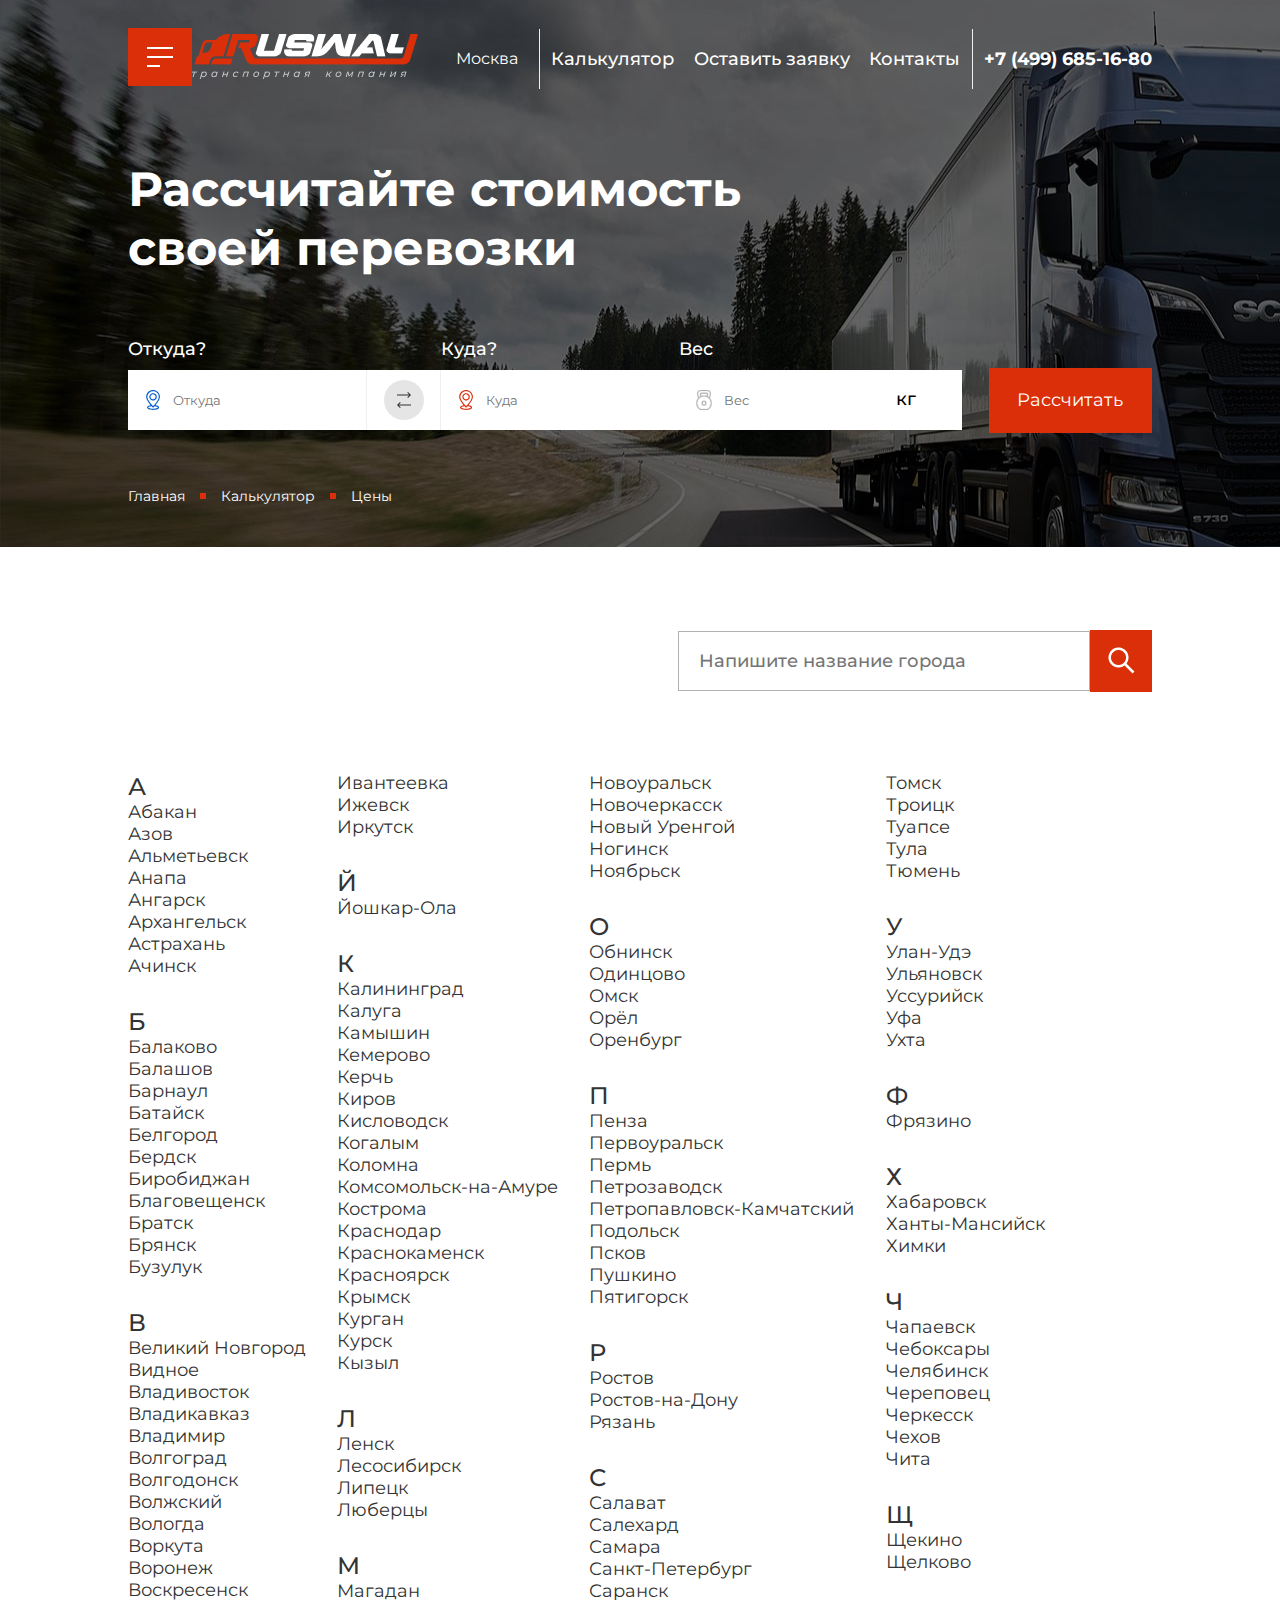
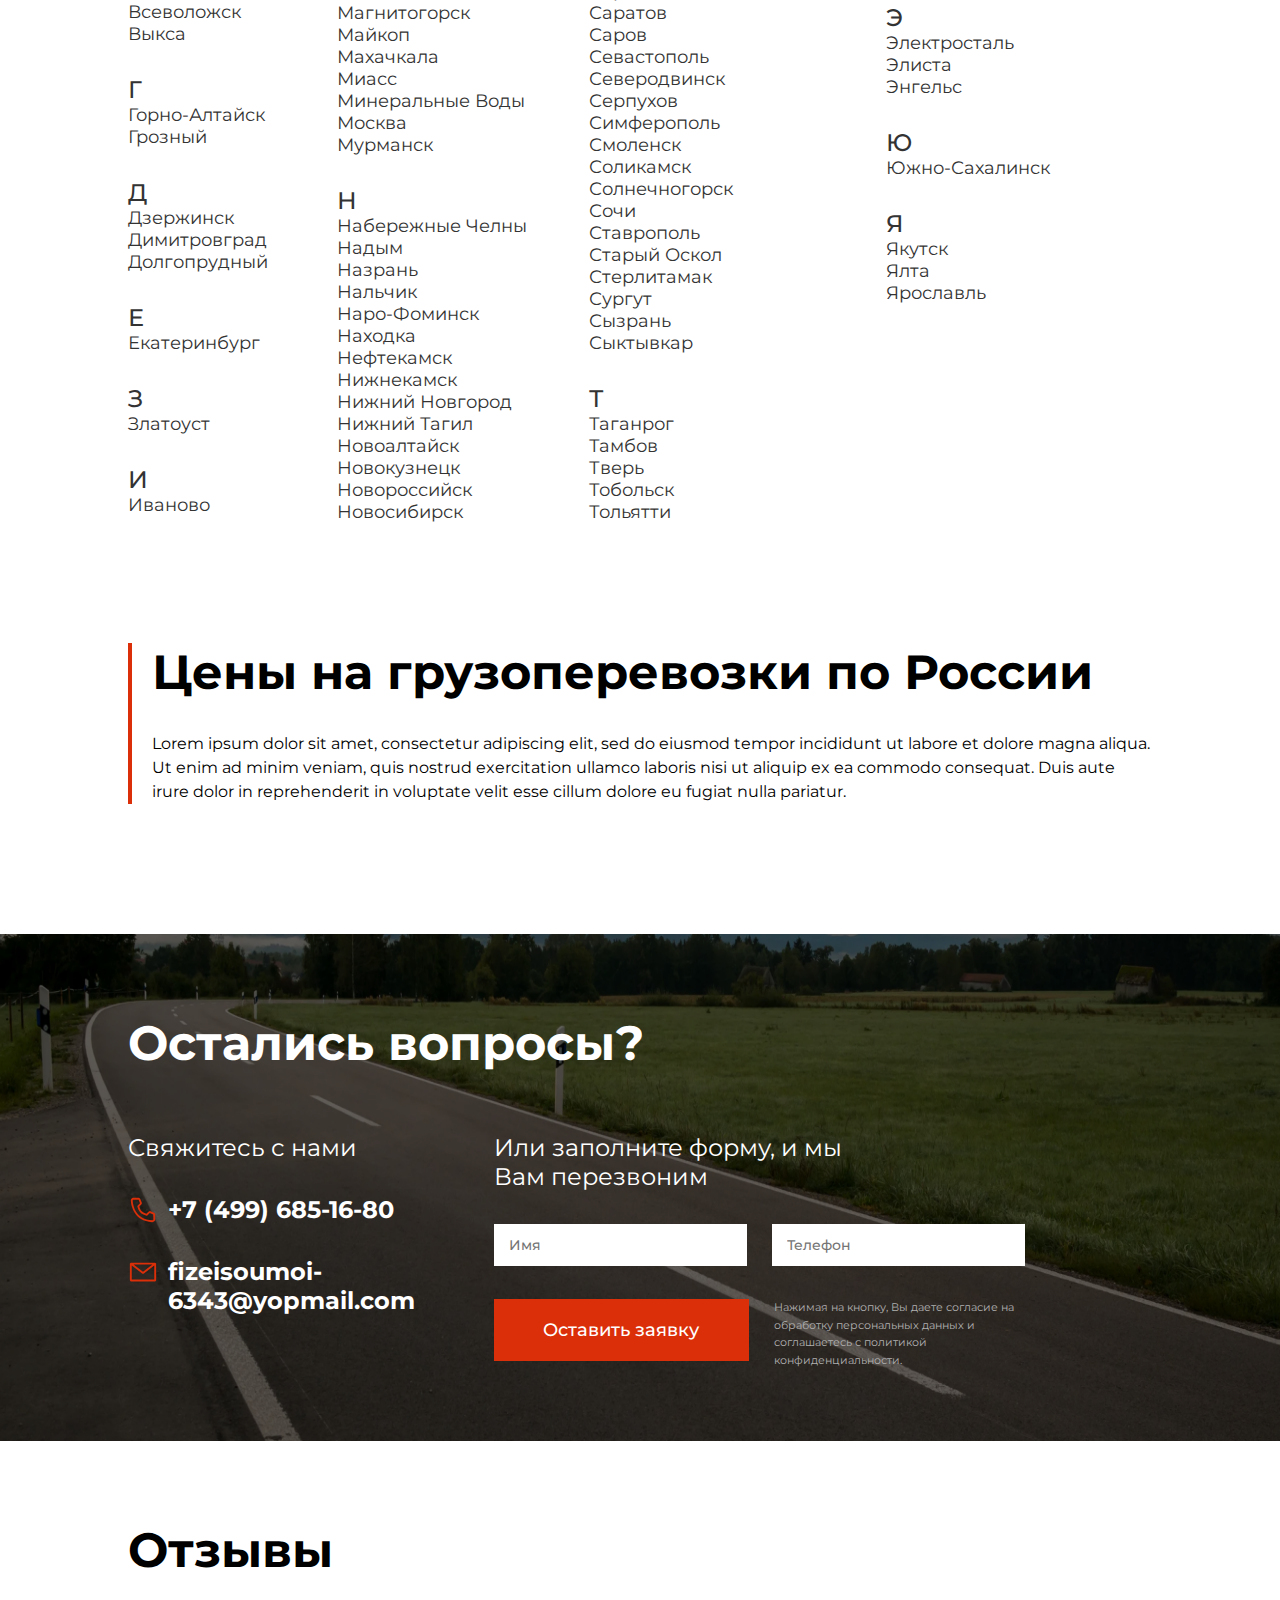
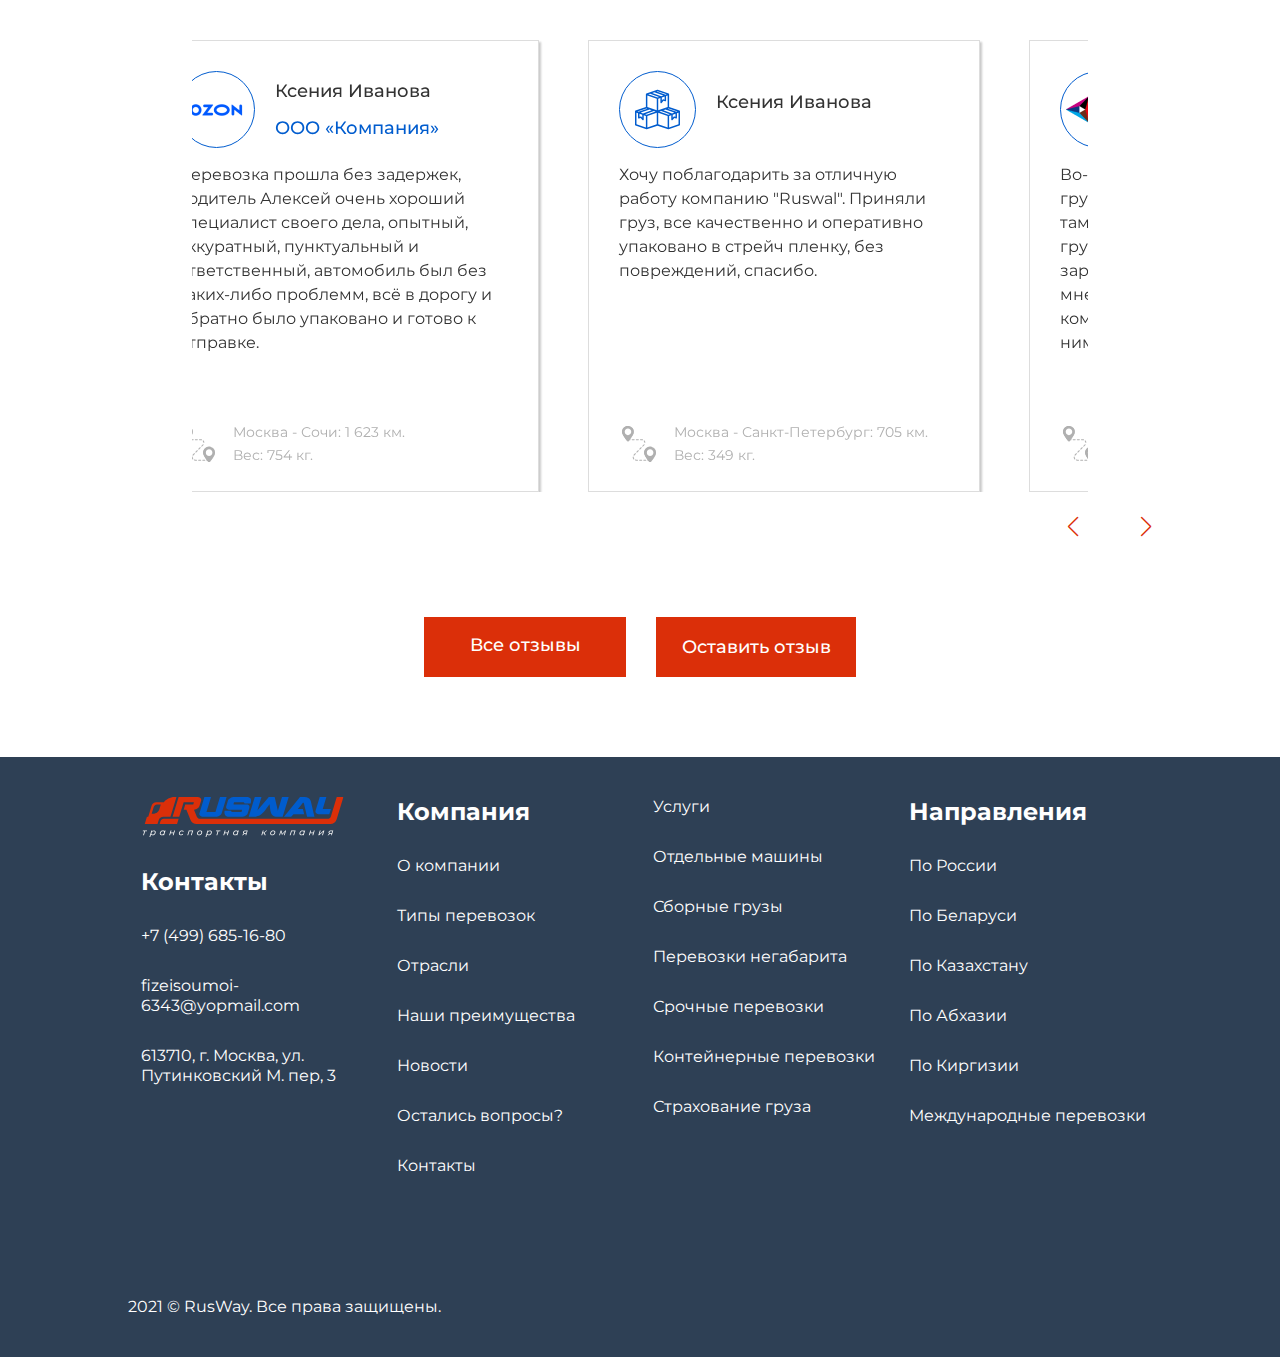
<file: serega_web/pages/price.html>
<!DOCTYPE html>

<head>
  <meta charset="UTF-8">
  <meta http-equiv="X-UA-Compatible" content="IE=edge">
  <meta name="viewport" content="width=device-width, initial-scale=1.0">
  <link rel="stylesheet" href="../css/styles.css">
  <title>Цена</title>
  <link rel="stylesheet" href="https://cdn.jsdelivr.net/npm/swiper@8/swiper-bundle.min.css" />

  <script src="https://cdn.jsdelivr.net/npm/swiper@8/swiper-bundle.min.js"></script>
</head>

<body>
  <div class="navmenu">
    <div class="navmenu__firstpage">
      <div class="navmenu__firstpage__exitrow">
        <img src="../img/menu_exit.svg" alt="" class="navmenu__firstpage__exitrow-icon">
      </div>
      <div class="navmenu__firstpage__content">
        <p class="navmenu__firstpage__content-p menu2">О компании</p>
        <a href="../pages/typesperevozok.html" class="navmenu__firstpage__content-link">Виды транспортировок</a>
        <a href="../pages/services.html" class="navmenu__firstpage__content-link">Услуги</a>
        <a href="" class="navmenu__firstpage__content-link">Вопросы</a>
        <a href="../pages/otrasl_uslugi.html" class="navmenu__firstpage__content-link">Отраслевые услуги</a>
        <a href="../pages/contacts.html" class="navmenu__firstpage__content-link">Контакты</a>
        <a href="" class="navmenu__firstpage__content-link">Калькулятор</a>
      </div>
    </div>
    <div class="navmenu__secondpage">
      <div class="navmenu__secondpage__exitrow"></div>
      <div class="navmenu__secondpage__content">
        <a href="" class="navmenu__secondpage__content-link">О нас</a>
        <a href="" class="navmenu__secondpage__content-link">Наша команда</a>
        <a href="" class="navmenu__secondpage__content-link">Документы</a>
        <a href="../pages/reviews.html" class="navmenu__secondpage__content-link">Отзывы</a>
        <a href="../pages/news.html" class="navmenu__secondpage__content-link">Новости</a>
      </div>
    </div>
  </div>
  <div class="header alternative">
    <div class="header__content">
      <div class="header__nav nav">
        <div class="header__nav burgerandlogo">
          <div class="header__nav-icon">
            <a href=""><img src="../img/burger-icon.svg" alt="burger-icon"></a>
          </div>
          <div class="header__nav-logo">
            <a href=""><img src="../img/logo.png" alt="logo"></a>
          </div>
        </div>
        <div class="header__nav-city city_alternative">
          <a href="" class="city_link">
            <p class="city_link-text">Москва</p>
          </a>
        </div>
        <span class="palka"></span>
        <div class="header__nav-list">
          <p>Калькулятор</p>
          <p>Оставить заявку</p>
          <a href="../pages/contacts.html" class="header__nav-list-link">Контакты</a>
        </div>
        <span class="palka"></span>
        <div class="header__nav-phone">
          <p class="number">+7 (499) 685-16-80</p>
        </div>

      </div>
      <div class="header__title-info title-info-alt">
        <h1 class="title-info__title">Рассчитайте стоимость своей перевозки</h1>
      </div>
      <div class="header__calculator calculator">
        <div class="input-wrapper">
          <div class="calculator__input">
            <span>Откуда?</span>
            <img src="../img/calc_1.svg" alt="calc1" class="calculator__input-icon">
            <input type="text" class="input-from" placeholder="Откуда" required>
          </div>
          <div class="fixknopki">
            <span>ы</span>
            <div class="calculator__input-reverse">
              <div class="calculator__input-reverse-imgWrapper">
                <img src="../img/coolicon.svg" alt="arrow" class="calculator__input-reverse-imgWrapper-top">
                <img src="../img/coolicon.svg" alt="arrow" class="calculator__input-reverse-imgWrapper-bot">
              </div>
            </div>
          </div>
          <div class="calculator__input">
            <span>Куда?</span>
            <img src="../img/calc_2.svg" alt="calc2" class="calculator__input-icon">
            <input type="text" class="input-where" placeholder="Куда" required>
          </div>
          <div class="calculator__input">
            <span>Вес</span>
            <img src="../img/calc_3.svg" alt="calc3" class="calculator__input-icon">
            <span class="input-weight-kg">кг</span>
            <input type="text" class="input-weight" placeholder="Вес" required>
          </div>

        </div>
        <button class="calculator__button">Рассчитать</button>
      </div>
      <div class="alternative__links">
        <a href="../pages/index.html" class="alternative__links-link">Главная</a>
        <div class="alternative__links-point"></div>
        <a href="" class="alternative__links-link">Калькулятор</a>
        <div class="alternative__links-point"></div>
        <a href="../pages/price.html" class="alternative__links-link">Цены</a>
      </div>
    </div>
  </div>
  <div class="cities">
    <div class="cities__content">
      <div class="cities__content_search">
        <input type="text" class="cities__content_search--input" placeholder="Напишите название города">
        <button class="cities__content_search-btn">
          <img src="../img/input_search.png" alt="input_search" class="cities__content_search-btn-icon">
        </button>
      </div>
      <div class="cities__content_row">
        <div class="cities__blocks">
          <div class="cities__blocks--block">
            <p class="cities__blocks--block-bold">А</p>
            <p class="cities__blocks--block-usual">Абакан</p>
            <p class="cities__blocks--block-usual">Азов</p>
            <p class="cities__blocks--block-usual">Альметьевск</p>
            <p class="cities__blocks--block-usual">Анапа</p>
            <p class="cities__blocks--block-usual">Ангарск</p>
            <p class="cities__blocks--block-usual">Архангельск</p>
            <p class="cities__blocks--block-usual">Астрахань</p>
            <p class="cities__blocks--block-usual">Ачинск</p>
          </div>
          <div class="cities__blocks--block">
            <p class="cities__blocks--block-bold">Б</p>
            <p class="cities__blocks--block-usual">Балаково</p>
            <p class="cities__blocks--block-usual">Балашов</p>
            <p class="cities__blocks--block-usual">Барнаул</p>
            <p class="cities__blocks--block-usual">Батайск</p>
            <p class="cities__blocks--block-usual">Белгород</p>
            <p class="cities__blocks--block-usual">Бердск</p>
            <p class="cities__blocks--block-usual">Биробиджан</p>
            <p class="cities__blocks--block-usual">Благовещенск</p>
            <p class="cities__blocks--block-usual">Братск</p>
            <p class="cities__blocks--block-usual">Брянск</p>
            <p class="cities__blocks--block-usual">Бузулук</p>
          </div>
          <div class="cities__blocks--block">
            <p class="cities__blocks--block-bold">В</p>
            <p class="cities__blocks--block-usual">Великий Новгород</p>
            <p class="cities__blocks--block-usual">Видное</p>
            <p class="cities__blocks--block-usual">Владивосток</p>
            <p class="cities__blocks--block-usual">Владикавказ</p>
            <p class="cities__blocks--block-usual">Владимир</p>
            <p class="cities__blocks--block-usual">Волгоград</p>
            <p class="cities__blocks--block-usual">Волгодонск</p>
            <p class="cities__blocks--block-usual">Волжский</p>
            <p class="cities__blocks--block-usual">Вологда</p>
            <p class="cities__blocks--block-usual">Воркута</p>
            <p class="cities__blocks--block-usual">Воронеж</p>
            <p class="cities__blocks--block-usual">Воскресенск</p>
            <p class="cities__blocks--block-usual">Всеволожск</p>
            <p class="cities__blocks--block-usual">Выкса</p>
          </div>
          <div class="cities__blocks--block">
            <p class="cities__blocks--block-bold">Г</p>
            <p class="cities__blocks--block-usual">Горно-Алтайск</p>
            <p class="cities__blocks--block-usual">Грозный</p>
          </div>
          <div class="cities__blocks--block">
            <p class="cities__blocks--block-bold">Д</p>
            <p class="cities__blocks--block-usual">Дзержинск</p>
            <p class="cities__blocks--block-usual">Димитровград</p>
            <p class="cities__blocks--block-usual">Долгопрудный</p>
          </div>
          <div class="cities__blocks--block">
            <p class="cities__blocks--block-bold">Е</p>
            <p class="cities__blocks--block-usual">Екатеринбург</p>
          </div>
          <div class="cities__blocks--block">
            <p class="cities__blocks--block-bold">З</p>
            <p class="cities__blocks--block-usual">Златоуст</p>
          </div>
          <div class="cities__blocks--block">
            <p class="cities__blocks--block-bold">И</p>
            <p class="cities__blocks--block-usual">Иваново</p>
          </div>
        </div>
        <div class="cities__blocks">
          <div class="cities__blocks--block">
            <p class="cities__blocks--block-usual">Ивантеевка</p>
            <p class="cities__blocks--block-usual">Ижевск</p>
            <p class="cities__blocks--block-usual">Иркутск</p>
          </div>
          <div class="cities__blocks--block">
            <p class="cities__blocks--block-bold">Й</p>
            <p class="cities__blocks--block-usual">Йошкар-Ола</p>
          </div>
          <div class="cities__blocks--block">
            <p class="cities__blocks--block-bold">К</p>
            <p class="cities__blocks--block-usual">Калининград</p>
            <p class="cities__blocks--block-usual">Калуга</p>
            <p class="cities__blocks--block-usual">Камышин</p>
            <p class="cities__blocks--block-usual">Кемерово</p>
            <p class="cities__blocks--block-usual">Керчь</p>
            <p class="cities__blocks--block-usual">Киров</p>
            <p class="cities__blocks--block-usual">Кисловодск</p>
            <p class="cities__blocks--block-usual">Когалым</p>
            <p class="cities__blocks--block-usual">Коломна</p>
            <p class="cities__blocks--block-usual">Комсомольск-на-Амуре</p>
            <p class="cities__blocks--block-usual">Кострома</p>
            <p class="cities__blocks--block-usual">Краснодар</p>
            <p class="cities__blocks--block-usual">Краснокаменск</p>
            <p class="cities__blocks--block-usual">Красноярск</p>
            <p class="cities__blocks--block-usual">Крымск</p>
            <p class="cities__blocks--block-usual">Курган</p>
            <p class="cities__blocks--block-usual">Курск</p>
            <p class="cities__blocks--block-usual">Кызыл</p>
          </div>
          <div class="cities__blocks--block">
            <p class="cities__blocks--block-bold">Л</p>
            <p class="cities__blocks--block-usual">Ленск</p>
            <p class="cities__blocks--block-usual">Лесосибирск</p>
            <p class="cities__blocks--block-usual">Липецк</p>
            <p class="cities__blocks--block-usual">Люберцы</p>
          </div>
          <div class="cities__blocks--block">
            <p class="cities__blocks--block-bold">М</p>
            <p class="cities__blocks--block-usual">Магадан</p>
            <p class="cities__blocks--block-usual">Магнитогорск</p>
            <p class="cities__blocks--block-usual">Майкоп</p>
            <p class="cities__blocks--block-usual">Махачкала</p>
            <p class="cities__blocks--block-usual">Миасс</p>
            <p class="cities__blocks--block-usual">Минеральные Воды</p>
            <p class="cities__blocks--block-usual">Москва</p>
            <p class="cities__blocks--block-usual">Мурманск</p>
          </div>
          <div class="cities__blocks--block">
            <p class="cities__blocks--block-bold">Н</p>
            <p class="cities__blocks--block-usual">Набережные Челны</p>
            <p class="cities__blocks--block-usual">Надым</p>
            <p class="cities__blocks--block-usual">Назрань</p>
            <p class="cities__blocks--block-usual">Нальчик</p>
            <p class="cities__blocks--block-usual">Наро-Фоминск</p>
            <p class="cities__blocks--block-usual">Находка</p>
            <p class="cities__blocks--block-usual">Нефтекамск</p>
            <p class="cities__blocks--block-usual">Нижнекамск</p>
            <p class="cities__blocks--block-usual">Нижний Новгород</p>
            <p class="cities__blocks--block-usual">Нижний Тагил</p>
            <p class="cities__blocks--block-usual">Новоалтайск</p>
            <p class="cities__blocks--block-usual">Новокузнецк</p>
            <p class="cities__blocks--block-usual">Новороссийск</p>
            <p class="cities__blocks--block-usual">Новосибирск</p>
          </div>
        </div>
        <div class="cities__blocks">
          <div class="cities__blocks--block">
            <p class="cities__blocks--block-usual">Новоуральск</p>
            <p class="cities__blocks--block-usual">Новочеркасск</p>
            <p class="cities__blocks--block-usual">Новый Уренгой</p>
            <p class="cities__blocks--block-usual">Ногинск</p>
            <p class="cities__blocks--block-usual">Ноябрьск</p>
          </div>
          <div class="cities__blocks--block">
            <p class="cities__blocks--block-bold">О</p>
            <p class="cities__blocks--block-usual">Обнинск</p>
            <p class="cities__blocks--block-usual">Одинцово</p>
            <p class="cities__blocks--block-usual">Омск</p>
            <p class="cities__blocks--block-usual">Орёл</p>
            <p class="cities__blocks--block-usual">Оренбург</p>
          </div>
          <div class="cities__blocks--block">
            <p class="cities__blocks--block-bold">П</p>
            <a href="../pages/fromcity.html" class="cities__blocks--block-usual">Пенза</a>
            <p class="cities__blocks--block-usual">Первоуральск</p>
            <p class="cities__blocks--block-usual">Пермь</p>
            <p class="cities__blocks--block-usual">Петрозаводск</p>
            <p class="cities__blocks--block-usual">Петропавловск-Камчатский</p>
            <p class="cities__blocks--block-usual">Подольск</p>
            <p class="cities__blocks--block-usual">Псков</p>
            <p class="cities__blocks--block-usual">Пушкино</p>
            <p class="cities__blocks--block-usual">Пятигорск</p>
          </div>
          <div class="cities__blocks--block">
            <p class="cities__blocks--block-bold">Р</p>
            <p class="cities__blocks--block-usual">Ростов</p>
            <p class="cities__blocks--block-usual">Ростов-на-Дону</p>
            <p class="cities__blocks--block-usual">Рязань</p>
          </div>
          <div class="cities__blocks--block">
            <p class="cities__blocks--block-bold">С</p>
            <p class="cities__blocks--block-usual">Салават</p>
            <p class="cities__blocks--block-usual">Салехард</p>
            <p class="cities__blocks--block-usual">Самара</p>
            <p class="cities__blocks--block-usual">Санкт-Петербург</p>
            <p class="cities__blocks--block-usual">Саранск</p>
            <p class="cities__blocks--block-usual">Саратов</p>
            <p class="cities__blocks--block-usual">Саров</p>
            <p class="cities__blocks--block-usual">Севастополь</p>
            <p class="cities__blocks--block-usual">Северодвинск</p>
            <p class="cities__blocks--block-usual">Серпухов</p>
            <p class="cities__blocks--block-usual">Симферополь</p>
            <p class="cities__blocks--block-usual">Смоленск</p>
            <p class="cities__blocks--block-usual">Соликамск</p>
            <p class="cities__blocks--block-usual">Солнечногорск</p>
            <p class="cities__blocks--block-usual">Сочи</p>
            <p class="cities__blocks--block-usual">Ставрополь</p>
            <p class="cities__blocks--block-usual">Старый Оскол</p>
            <p class="cities__blocks--block-usual">Стерлитамак</p>
            <p class="cities__blocks--block-usual">Сургут</p>
            <p class="cities__blocks--block-usual">Сызрань</p>
            <p class="cities__blocks--block-usual">Сыктывкар</p>
          </div>
          <div class="cities__blocks--block">
            <p class="cities__blocks--block-bold">Т</p>
            <p class="cities__blocks--block-usual">Таганрог</p>
            <p class="cities__blocks--block-usual">Тамбов</p>
            <p class="cities__blocks--block-usual">Тверь</p>
            <p class="cities__blocks--block-usual">Тобольск</p>
            <p class="cities__blocks--block-usual">Тольятти</p>
          </div>
        </div>
        <div class="cities__blocks">
          <div class="cities__blocks--block">
            <p class="cities__blocks--block-usual">Томск</p>
            <p class="cities__blocks--block-usual">Троицк</p>
            <p class="cities__blocks--block-usual">Туапсе</p>
            <p class="cities__blocks--block-usual">Тула</p>
            <p class="cities__blocks--block-usual">Тюмень</p>
          </div>
          <div class="cities__blocks--block">
            <p class="cities__blocks--block-bold">У</p>
            <p class="cities__blocks--block-usual">Улан-Удэ</p>
            <p class="cities__blocks--block-usual">Ульяновск</p>
            <p class="cities__blocks--block-usual">Уссурийск</p>
            <p class="cities__blocks--block-usual">Уфа</p>
            <p class="cities__blocks--block-usual">Ухта</p>
          </div>
          <div class="cities__blocks--block">
            <p class="cities__blocks--block-bold">Ф</p>
            <p class="cities__blocks--block-usual">Фрязино</p>
          </div>
          <div class="cities__blocks--block">
            <p class="cities__blocks--block-bold">Х</p>
            <p class="cities__blocks--block-usual">Хабаровск</p>
            <p class="cities__blocks--block-usual">Ханты-Мансийск</p>
            <p class="cities__blocks--block-usual">Химки</p>
          </div>
          <div class="cities__blocks--block">
            <p class="cities__blocks--block-bold">Ч</p>
            <p class="cities__blocks--block-usual">Чапаевск</p>
            <p class="cities__blocks--block-usual">Чебоксары</p>
            <p class="cities__blocks--block-usual">Челябинск</p>
            <p class="cities__blocks--block-usual">Череповец</p>
            <p class="cities__blocks--block-usual">Черкесск</p>
            <p class="cities__blocks--block-usual">Чехов</p>
            <p class="cities__blocks--block-usual">Чита</p>
          </div>
          <div class="cities__blocks--block">
            <p class="cities__blocks--block-bold">Щ</p>
            <p class="cities__blocks--block-usual">Щекино</p>
            <p class="cities__blocks--block-usual">Щелково</p>
          </div>
          <div class="cities__blocks--block">
            <p class="cities__blocks--block-bold">Э</p>
            <p class="cities__blocks--block-usual">Электросталь</p>
            <p class="cities__blocks--block-usual">Элиста</p>
            <p class="cities__blocks--block-usual">Энгельс</p>
          </div>
          <div class="cities__blocks--block">
            <p class="cities__blocks--block-bold">Ю</p>
            <p class="cities__blocks--block-usual">Южно-Сахалинск</p>
          </div>
          <div class="cities__blocks--block">
            <p class="cities__blocks--block-bold">Я</p>
            <p class="cities__blocks--block-usual">Якутск</p>
            <p class="cities__blocks--block-usual">Ялта</p>
            <p class="cities__blocks--block-usual">Ярославль</p>
          </div>
        </div>
      </div>
      <div class="cities__bot">
        <span class="cities__bot_palka"></span>
        <div class="cities__bot_info">
          <h1 class="cities__bot_info-title">Цены на грузоперевозки по России</h1>
          <p class="cities__bot_info-text">Lorem ipsum dolor sit amet, consectetur adipiscing elit, 
            sed do eiusmod tempor incididunt ut labore et dolore magna aliqua. Ut enim ad minim veniam, quis nostrud exercitation ullamco laboris nisi ut aliquip ex ea commodo consequat. Duis aute irure dolor in reprehenderit in voluptate velit esse cillum dolore eu fugiat nulla pariatur.</p>
        </div>
      </div>
    </div>
  </div>
  <div class="questions">
    <h1 class="questions__title">Остались вопросы?</h1>
    <div class="questions__list">
      <div class="questions__list-contacts">
        <p class="questions__list-contacts-text">Свяжитесь с нами</p>
        <div class="row">
          <img src="../img/carbon_phone.svg" alt="carbon_phone" class="questions__list-contacts-cont-icon">
          <p class="questions__list-contacts-cont">+7 (499) 685-16-80</p>
        </div>
        <div class="row">
          <img src="../img/codicon_mail.svg" alt="codicon_mail" class="questions__list-contacts-cont-icon">
          <p class="questions__list-contacts-cont">fizeisoumoi-6343@yopmail.com</p>
        </div>
      </div>
      <div class="questions__list-form">
        <p class="questions__list-form-text">Или заполните форму, и мы Вам перезвоним</p>
        <div class="row">
          <input type="text" class="questions__list-form-input" placeholder="Имя">
          <input type="text" class="questions__list-form-input" placeholder="Телефон">
        </div>
        <div class="row">
          <button class="questions__list-form-btn">Оставить заявку</button>
          <p class="questions__list-form-desc">Нажимая на кнопку, Вы даете согласие
            на обработку персональных данных
            и соглашаетесь с политикой конфиденциальности.</p>
        </div>
      </div>
    </div>
  </div>
  <div class="reviews">
    <h1 class="reviews__title">Отзывы</h1>
    <div class="swiper swiperRev">
      <div class="swiper-wrapper swiperRev-wrapper">
        <div class="swiper-slide swiperRev-slide">
          <div class="row">
            <div class="logoImg">
              <img src="../img/rev1.svg" alt="rev1" class="row__img">
            </div>
            <div class="row__items">
              <p class="row__items-name">Ксения Иванова</p>
            </div>
          </div>
          <p class="revText">Хочу поблагодарить за отличную работу компанию "Ruswal".
            Приняли груз, все качественно и оперативно
            упаковано в стрейч пленку, без повреждений, спасибо.</p>
          <div class="row__foot">
            <img src="../img/track-route2.svg" alt="track-route2" class="row__foot-img">
            <div class="row__foot-items">
              <p class="row__foot-items-text">Москва - Санкт-Петербург: 705 км.</p>
              <p class="row__foot-items-text">Вес: 349 кг.</p>
            </div>
          </div>
        </div>
        <div class="swiper-slide swiperRev-slide">
          <div class="row">
            <div class="logoImg">
              <img src="../img/image24.png" alt="rev1" class="row__img2">
            </div>
            <div class="row__items">
              <p class="row__items-name">Ксения Иванова</p>
              <p class="row__items-company">ООО «Компания»</p>
            </div>
          </div>
          <p class="revText">Во-первых, у меня была потребность в грузоперевозки до Сочи, но так как там у меня был
            знакомый, который на грузоперевозках себя зарекомендовал с лучшей стороны, он мне и порекомендовал именно
            эту компанию.
            В общем, я созвонился с ними и обговорил все детали.</p>
          <div class="row__foot">
            <img src="../img/track-route2.svg" alt="track-route2" class="row__foot-img">
            <div class="row__foot-items">
              <p class="row__foot-items-text">Москва - Сочи: 1 623 км.</p>
              <p class="row__foot-items-text">Вес: 542 кг.</p>
            </div>
          </div>
        </div>
        <div class="swiper-slide swiperRev-slide">
          <div class="row">
            <div class="logoImg">
              <img src="../img/image23.png" alt="rev1" class="row__img3">
            </div>
            <div class="row__items">
              <p class="row__items-name">Ксения Иванова</p>
              <p class="row__items-company">ООО «Компания»</p>
            </div>
          </div>
          <p class="revText">Перевозка прошла без задержек, водитель Алексей очень хороший специалист своего дела,
            опытный, аккуратный, пунктуальный и ответственный,
            автомобиль был без каких-либо проблемм, всё в дорогу и обратно было упаковано и готово к отправке.</p>
          <div class="row__foot">
            <img src="../img/track-route2.svg" alt="track-route2" class="row__foot-img">
            <div class="row__foot-items">
              <p class="row__foot-items-text">Москва - Сочи: 1 623 км.</p>
              <p class="row__foot-items-text">Вес: 754 кг.</p>
            </div>
          </div>
        </div>
      </div>
    </div>
    <div class="arrows">
      <div class="swiper-button-prev"></div>
      <div class="swiper-button-next"></div>
    </div>
    <div class="reviews__buttons">
      <a href="../pages/reviews.html" class="reviews__buttons-btn1">Все отзывы</a>
      <button class="reviews__buttons-btn2">Оставить отзыв</button>
    </div>
  </div>
  <div class="footer">
    <div class="footer__row">
      <div class="footer__row__column">
        <img src="../img/footerlogo.svg" alt="footerlogo" class="footer__row__column-logo">
        <p class="footer__row__column-bold">Контакты</p>
        <p class="footer__row__column-usual">+7 (499) 685-16-80</p>
        <p class="footer__row__column-usual">fizeisoumoi-6343@yopmail.com</p>
        <p class="footer__row__column-usual">613710, г. Москва,
          ул. Путинковский М. пер, 3</p>
      </div>
      <div class="footer__row__column">
        <p class="footer__row__column-bold">Компания</p>
        <p class="footer__row__column-usual">О компании</p>
        <a href="../pages/typesperevozok.html" class="footer__row__column-usual">Типы перевозок</a>
        <a href="../pages/otrasl_uslugi.html" class="footer__row__column-usual">Отрасли</a>
        <p class="footer__row__column-usual">Наши преимущества</p>
        <a href="../pages/news.html" class="footer__row__column-usual">Новости</a>
        <p class="footer__row__column-usual">Остались вопросы?</p>
        <a href="../pages/contacts.html" class="footer__row__column-usual">Контакты</a>
      </div>
      <div class="footer__row__column">
        <a href="../pages/services.html" class="footer__row__column-usual">Услуги</a>
        <p class="footer__row__column-usual">Отдельные машины</p>
        <p class="footer__row__column-usual">Сборные грузы</p>
        <p class="footer__row__column-usual">Перевозки негабарита</p>
        <p class="footer__row__column-usual">Срочные перевозки</p>
        <p class="footer__row__column-usual">Контейнерные перевозки</p>
        <p class="footer__row__column-usual">Страхование груза</p>
      </div>
      <div class="footer__row__column">
        <p class="footer__row__column-bold">Направления</p>
        <p class="footer__row__column-usual">По России</p>
        <p class="footer__row__column-usual">По Беларуси</p>
        <p class="footer__row__column-usual">По Казахстану</p>
        <p class="footer__row__column-usual">По Абхазии</p>
        <p class="footer__row__column-usual">По Киргизии</p>
        <p class="footer__row__column-usual">Международные перевозки</p>
      </div>
    </div>
    <div class="footer__license">
      <p class="footer__license-text">2021 © RusWay. Все права защищены.</p>
    </div>
  </div>


  <script>
    var swiper = new Swiper(".swiperRev", {
      allowTouchMove: false,
      slidesPerView: 3,
      loop: true,
      spaceBetween: 40,
      navigation: {
        enabled: true,
        nextEl: ".swiper-button-next",
        prevEl: ".swiper-button-prev",
      },
    });
  </script>
  <script src="../scripts/menu_appear.js"></script>
</body>

</html>
</file>
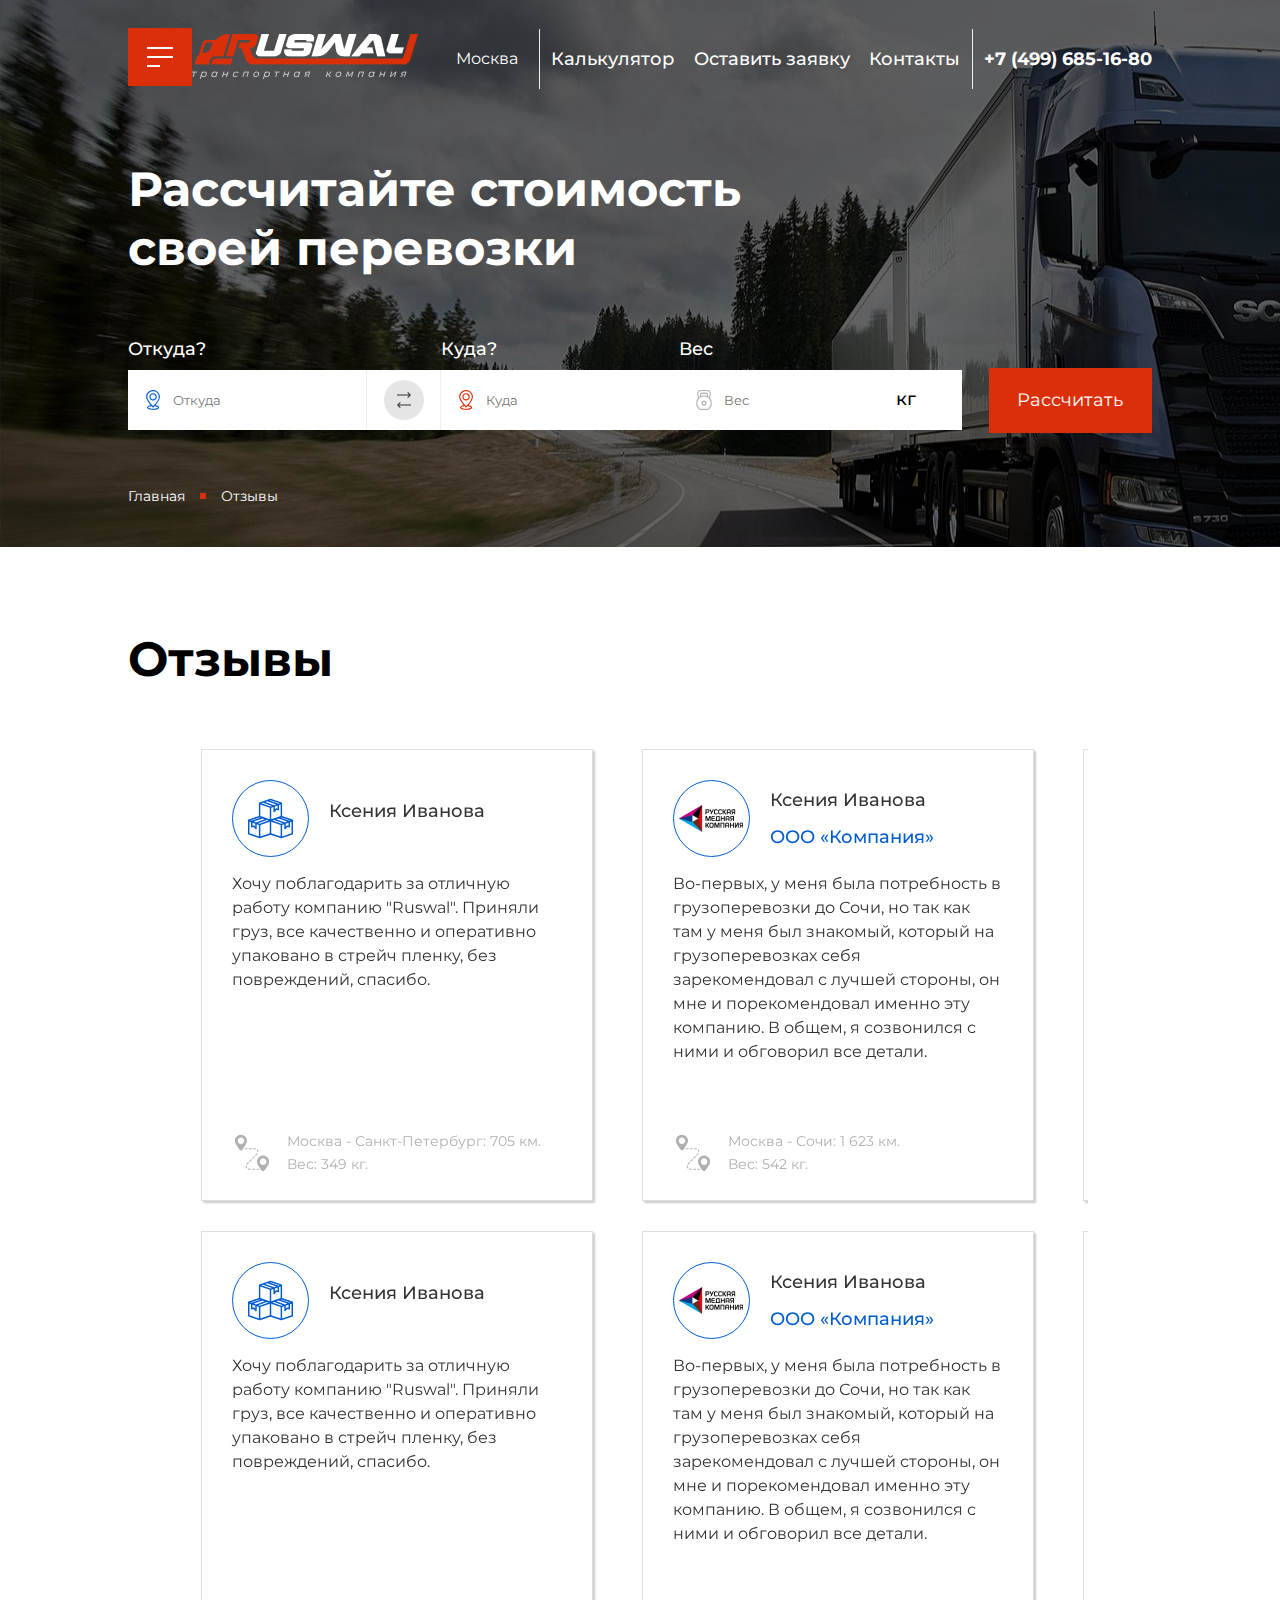
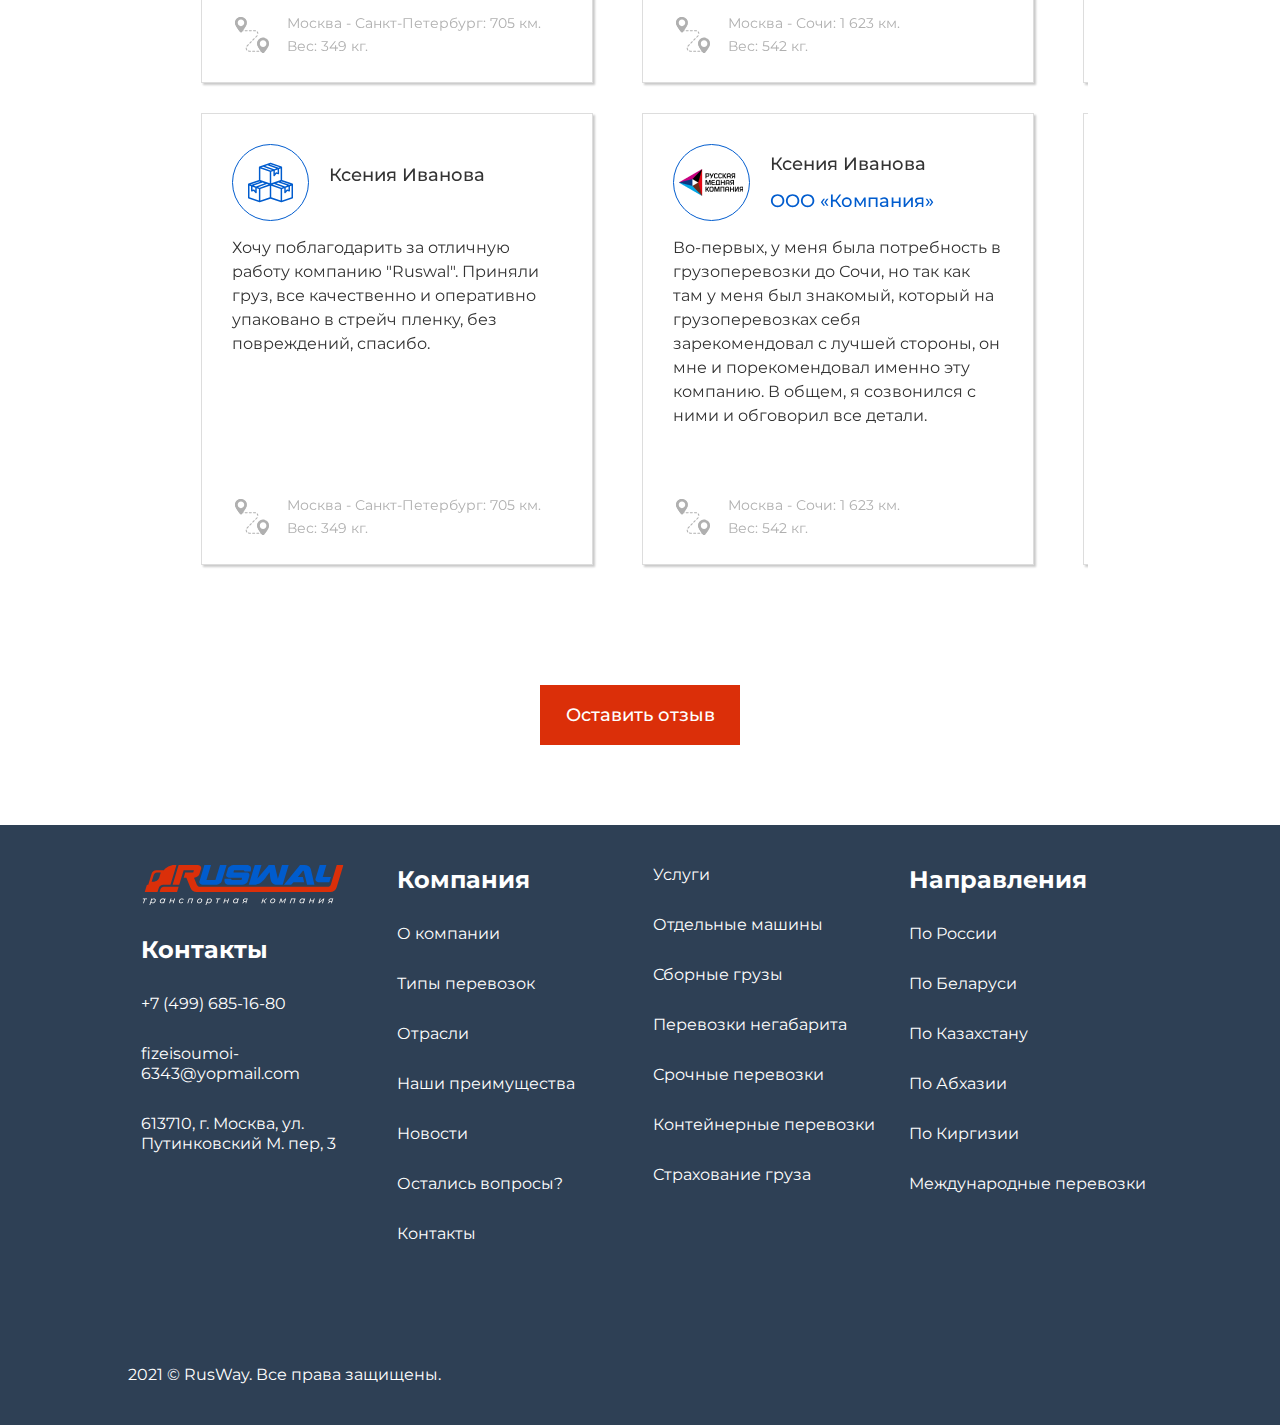
<file: serega_web/pages/reviews.html>
<!DOCTYPE html>

<head>
  <meta charset="UTF-8">
  <meta http-equiv="X-UA-Compatible" content="IE=edge">
  <meta name="viewport" content="width=device-width, initial-scale=1.0">
  <link rel="stylesheet" href="../css/styles.css">
  <title>Отзывы</title>
  <link rel="stylesheet" href="https://cdn.jsdelivr.net/npm/swiper@8/swiper-bundle.min.css" />

  <script src="https://cdn.jsdelivr.net/npm/swiper@8/swiper-bundle.min.js"></script>
</head>

<body>
  <div class="navmenu">
    <div class="navmenu__firstpage">
      <div class="navmenu__firstpage__exitrow">
        <img src="../img/menu_exit.svg" alt="" class="navmenu__firstpage__exitrow-icon">
      </div>
      <div class="navmenu__firstpage__content">
        <p class="navmenu__firstpage__content-p menu2">О компании</p>
        <a href="../pages/typesperevozok.html" class="navmenu__firstpage__content-link">Виды транспортировок</a>
        <a href="../pages/services.html" class="navmenu__firstpage__content-link">Услуги</a>
        <a href="" class="navmenu__firstpage__content-link">Вопросы</a>
        <a href="../pages/otrasl_uslugi.html" class="navmenu__firstpage__content-link">Отраслевые услуги</a>
        <a href="../pages/contacts.html" class="navmenu__firstpage__content-link">Контакты</a>
        <a href="" class="navmenu__firstpage__content-link">Калькулятор</a>
      </div>
    </div>
    <div class="navmenu__secondpage">
      <div class="navmenu__secondpage__exitrow"></div>
      <div class="navmenu__secondpage__content">
        <a href="" class="navmenu__secondpage__content-link">О нас</a>
        <a href="" class="navmenu__secondpage__content-link">Наша команда</a>
        <a href="" class="navmenu__secondpage__content-link">Документы</a>
        <a href="../pages/reviews.html" class="navmenu__secondpage__content-link">Отзывы</a>
        <a href="../pages/news.html" class="navmenu__secondpage__content-link">Новости</a>
      </div>
    </div>
  </div>
  <div class="header alternative">
    <div class="header__content">
      <div class="header__nav nav">
        <div class="header__nav burgerandlogo">
          <div class="header__nav-icon">
            <a href=""><img src="../img/burger-icon.svg" alt="burger-icon"></a>
          </div>
          <div class="header__nav-logo">
            <a href=""><img src="../img/logo.png" alt="logo"></a>
          </div>
        </div>
        <div class="header__nav-city city_alternative">
          <a href="" class="city_link">
            <p class="city_link-text">Москва</p>
          </a>
        </div>
        <span class="palka"></span>
        <div class="header__nav-list">
          <p>Калькулятор</p>
          <p>Оставить заявку</p>
          <a href="../pages/contacts.html" class="header__nav-list-link">Контакты</a>
        </div>
        <span class="palka"></span>
        <div class="header__nav-phone">
          <p class="number">+7 (499) 685-16-80</p>
        </div>

      </div>
      <div class="header__title-info title-info-alt">
        <h1 class="title-info__title">Рассчитайте стоимость своей перевозки</h1>
      </div>
      <div class="header__calculator calculator">
        <div class="input-wrapper">
          <div class="calculator__input">
            <span>Откуда?</span>
            <img src="../img/calc_1.svg" alt="calc1" class="calculator__input-icon">
            <input type="text" class="input-from" placeholder="Откуда" required>
          </div>
          <div class="fixknopki">
            <span>ы</span>
            <div class="calculator__input-reverse">
              <div class="calculator__input-reverse-imgWrapper">
                <img src="../img/coolicon.svg" alt="arrow" class="calculator__input-reverse-imgWrapper-top">
                <img src="../img/coolicon.svg" alt="arrow" class="calculator__input-reverse-imgWrapper-bot">
              </div>
            </div>
          </div>
          <div class="calculator__input">
            <span>Куда?</span>
            <img src="../img/calc_2.svg" alt="calc2" class="calculator__input-icon">
            <input type="text" class="input-where" placeholder="Куда" required>
          </div>
          <div class="calculator__input">
            <span>Вес</span>
            <img src="../img/calc_3.svg" alt="calc3" class="calculator__input-icon">
            <span class="input-weight-kg">кг</span>
            <input type="text" class="input-weight" placeholder="Вес" required>
          </div>

        </div>
        <button class="calculator__button">Рассчитать</button>
      </div>
      <div class="alternative__links">
        <a href="../pages/index.html" class="alternative__links-link">Главная</a>
        <div class="alternative__links-point"></div>
        <a href="../pages/reviews.html" class="alternative__links-link">Отзывы</a>
      </div>
    </div>
  </div>
  <div class="reviews">
    <h1 class="reviews__title">Отзывы</h1>
    <div class="swiper swiperRev">
      <div class="swiper-wrapper swiperRev-wrapper1">
        <div class="swiper-slide swiperRev-slide">
          <div class="row">
            <div class="logoImg">
              <img src="../img/rev1.svg" alt="rev1" class="row__img">
            </div>
            <div class="row__items">
              <p class="row__items-name">Ксения Иванова</p>
            </div>
          </div>
          <p class="revText">Хочу поблагодарить за отличную работу компанию "Ruswal".
            Приняли груз, все качественно и оперативно
            упаковано в стрейч пленку, без повреждений, спасибо.</p>
          <div class="row__foot">
            <img src="../img/track-route2.svg" alt="track-route2" class="row__foot-img">
            <div class="row__foot-items">
              <p class="row__foot-items-text">Москва - Санкт-Петербург: 705 км.</p>
              <p class="row__foot-items-text">Вес: 349 кг.</p>
            </div>
          </div>
        </div>
        <div class="swiper-slide swiperRev-slide">
          <div class="row">
            <div class="logoImg">
              <img src="../img/image24.png" alt="rev1" class="row__img2">
            </div>
            <div class="row__items">
              <p class="row__items-name">Ксения Иванова</p>
              <p class="row__items-company">ООО «Компания»</p>
            </div>
          </div>
          <p class="revText">Во-первых, у меня была потребность в грузоперевозки до Сочи, но так как там у
            меня был
            знакомый, который на грузоперевозках себя зарекомендовал с лучшей стороны, он мне и
            порекомендовал именно
            эту компанию.
            В общем, я созвонился с ними и обговорил все детали.</p>
          <div class="row__foot">
            <img src="../img/track-route2.svg" alt="track-route2" class="row__foot-img">
            <div class="row__foot-items">
              <p class="row__foot-items-text">Москва - Сочи: 1 623 км.</p>
              <p class="row__foot-items-text">Вес: 542 кг.</p>
            </div>
          </div>
        </div>
        <div class="swiper-slide swiperRev-slide">
          <div class="row">
            <div class="logoImg">
              <img src="../img/image23.png" alt="rev1" class="row__img3">
            </div>
            <div class="row__items">
              <p class="row__items-name">Ксения Иванова</p>
              <p class="row__items-company">ООО «Компания»</p>
            </div>
          </div>
          <p class="revText">Перевозка прошла без задержек, водитель Алексей очень хороший специалист своего
            дела,
            опытный, аккуратный, пунктуальный и ответственный,
            автомобиль был без каких-либо проблемм, всё в дорогу и обратно было упаковано и готово к
            отправке.</p>
          <div class="row__foot">
            <img src="../img/track-route2.svg" alt="track-route2" class="row__foot-img">
            <div class="row__foot-items">
              <p class="row__foot-items-text">Москва - Сочи: 1 623 км.</p>
              <p class="row__foot-items-text">Вес: 754 кг.</p>
            </div>
          </div>
        </div>
      </div>
    </div>
    <div class="swiper swiperRev">
      <div class="swiper-wrapper swiperRev-wrapper1">
        <div class="swiper-slide swiperRev-slide">
          <div class="row">
            <div class="logoImg">
              <img src="../img/rev1.svg" alt="rev1" class="row__img">
            </div>
            <div class="row__items">
              <p class="row__items-name">Ксения Иванова</p>
            </div>
          </div>
          <p class="revText">Хочу поблагодарить за отличную работу компанию "Ruswal".
            Приняли груз, все качественно и оперативно
            упаковано в стрейч пленку, без повреждений, спасибо.</p>
          <div class="row__foot">
            <img src="../img/track-route2.svg" alt="track-route2" class="row__foot-img">
            <div class="row__foot-items">
              <p class="row__foot-items-text">Москва - Санкт-Петербург: 705 км.</p>
              <p class="row__foot-items-text">Вес: 349 кг.</p>
            </div>
          </div>
        </div>
        <div class="swiper-slide swiperRev-slide">
          <div class="row">
            <div class="logoImg">
              <img src="../img/image24.png" alt="rev1" class="row__img2">
            </div>
            <div class="row__items">
              <p class="row__items-name">Ксения Иванова</p>
              <p class="row__items-company">ООО «Компания»</p>
            </div>
          </div>
          <p class="revText">Во-первых, у меня была потребность в грузоперевозки до Сочи, но так как там у
            меня был
            знакомый, который на грузоперевозках себя зарекомендовал с лучшей стороны, он мне и
            порекомендовал именно
            эту компанию.
            В общем, я созвонился с ними и обговорил все детали.</p>
          <div class="row__foot">
            <img src="../img/track-route2.svg" alt="track-route2" class="row__foot-img">
            <div class="row__foot-items">
              <p class="row__foot-items-text">Москва - Сочи: 1 623 км.</p>
              <p class="row__foot-items-text">Вес: 542 кг.</p>
            </div>
          </div>
        </div>
        <div class="swiper-slide swiperRev-slide">
          <div class="row">
            <div class="logoImg">
              <img src="../img/image23.png" alt="rev1" class="row__img3">
            </div>
            <div class="row__items">
              <p class="row__items-name">Ксения Иванова</p>
              <p class="row__items-company">ООО «Компания»</p>
            </div>
          </div>
          <p class="revText">Перевозка прошла без задержек, водитель Алексей очень хороший специалист своего
            дела,
            опытный, аккуратный, пунктуальный и ответственный,
            автомобиль был без каких-либо проблемм, всё в дорогу и обратно было упаковано и готово к
            отправке.</p>
          <div class="row__foot">
            <img src="../img/track-route2.svg" alt="track-route2" class="row__foot-img">
            <div class="row__foot-items">
              <p class="row__foot-items-text">Москва - Сочи: 1 623 км.</p>
              <p class="row__foot-items-text">Вес: 754 кг.</p>
            </div>
          </div>
        </div>
      </div>
    </div>
    <div class="swiper swiperRev">
      <div class="swiper-wrapper swiperRev-wrapper1">
        <div class="swiper-slide swiperRev-slide">
          <div class="row">
            <div class="logoImg">
              <img src="../img/rev1.svg" alt="rev1" class="row__img">
            </div>
            <div class="row__items">
              <p class="row__items-name">Ксения Иванова</p>
            </div>
          </div>
          <p class="revText">Хочу поблагодарить за отличную работу компанию "Ruswal".
            Приняли груз, все качественно и оперативно
            упаковано в стрейч пленку, без повреждений, спасибо.</p>
          <div class="row__foot">
            <img src="../img/track-route2.svg" alt="track-route2" class="row__foot-img">
            <div class="row__foot-items">
              <p class="row__foot-items-text">Москва - Санкт-Петербург: 705 км.</p>
              <p class="row__foot-items-text">Вес: 349 кг.</p>
            </div>
          </div>
        </div>
        <div class="swiper-slide swiperRev-slide">
          <div class="row">
            <div class="logoImg">
              <img src="../img/image24.png" alt="rev1" class="row__img2">
            </div>
            <div class="row__items">
              <p class="row__items-name">Ксения Иванова</p>
              <p class="row__items-company">ООО «Компания»</p>
            </div>
          </div>
          <p class="revText">Во-первых, у меня была потребность в грузоперевозки до Сочи, но так как там у
            меня был
            знакомый, который на грузоперевозках себя зарекомендовал с лучшей стороны, он мне и
            порекомендовал именно
            эту компанию.
            В общем, я созвонился с ними и обговорил все детали.</p>
          <div class="row__foot">
            <img src="../img/track-route2.svg" alt="track-route2" class="row__foot-img">
            <div class="row__foot-items">
              <p class="row__foot-items-text">Москва - Сочи: 1 623 км.</p>
              <p class="row__foot-items-text">Вес: 542 кг.</p>
            </div>
          </div>
        </div>
        <div class="swiper-slide swiperRev-slide">
          <div class="row">
            <div class="logoImg">
              <img src="../img/image23.png" alt="rev1" class="row__img3">
            </div>
            <div class="row__items">
              <p class="row__items-name">Ксения Иванова</p>
              <p class="row__items-company">ООО «Компания»</p>
            </div>
          </div>
          <p class="revText">Перевозка прошла без задержек, водитель Алексей очень хороший специалист своего
            дела,
            опытный, аккуратный, пунктуальный и ответственный,
            автомобиль был без каких-либо проблемм, всё в дорогу и обратно было упаковано и готово к
            отправке.</p>
          <div class="row__foot">
            <img src="../img/track-route2.svg" alt="track-route2" class="row__foot-img">
            <div class="row__foot-items">
              <p class="row__foot-items-text">Москва - Сочи: 1 623 км.</p>
              <p class="row__foot-items-text">Вес: 754 кг.</p>
            </div>
          </div>
        </div>
      </div>
    </div>
    <div class="reviews__buttons">
      <button class="reviews__buttons-btn2">Оставить отзыв</button>
    </div>
  </div>
  <div class="footer">
    <div class="footer__row">
      <div class="footer__row__column">
        <img src="../img/footerlogo.svg" alt="footerlogo" class="footer__row__column-logo">
        <p class="footer__row__column-bold">Контакты</p>
        <p class="footer__row__column-usual">+7 (499) 685-16-80</p>
        <p class="footer__row__column-usual">fizeisoumoi-6343@yopmail.com</p>
        <p class="footer__row__column-usual">613710, г. Москва,
          ул. Путинковский М. пер, 3</p>
      </div>
      <div class="footer__row__column">
        <p class="footer__row__column-bold">Компания</p>
        <p class="footer__row__column-usual">О компании</p>
        <a href="../pages/typesperevozok.html" class="footer__row__column-usual">Типы перевозок</a>
        <a href="../pages/otrasl_uslugi.html" class="footer__row__column-usual">Отрасли</a>
        <p class="footer__row__column-usual">Наши преимущества</p>
        <a href="../pages/news.html" class="footer__row__column-usual">Новости</a>
        <p class="footer__row__column-usual">Остались вопросы?</p>
        <a href="../pages/contacts.html" class="footer__row__column-usual">Контакты</a>
      </div>
      <div class="footer__row__column">
        <a href="../pages/services.html" class="footer__row__column-usual">Услуги</a>
        <p class="footer__row__column-usual">Отдельные машины</p>
        <p class="footer__row__column-usual">Сборные грузы</p>
        <p class="footer__row__column-usual">Перевозки негабарита</p>
        <p class="footer__row__column-usual">Срочные перевозки</p>
        <p class="footer__row__column-usual">Контейнерные перевозки</p>
        <p class="footer__row__column-usual">Страхование груза</p>
      </div>
      <div class="footer__row__column">
        <p class="footer__row__column-bold">Направления</p>
        <p class="footer__row__column-usual">По России</p>
        <p class="footer__row__column-usual">По Беларуси</p>
        <p class="footer__row__column-usual">По Казахстану</p>
        <p class="footer__row__column-usual">По Абхазии</p>
        <p class="footer__row__column-usual">По Киргизии</p>
        <p class="footer__row__column-usual">Международные перевозки</p>
      </div>
    </div>
    <div class="footer__license">
      <p class="footer__license-text">2021 © RusWay. Все права защищены.</p>
    </div>
  </div>


  <script>
    var swiper = new Swiper(".swiperRev", {
      allowTouchMove: false,
      slidesPerView: 3,
      loop: false,
      spaceBetween: 40,
      navigation: {
        enabled: false,
        nextEl: ".swiper-button-next",
        prevEl: ".swiper-button-prev",
      },
    });
  </script>
  <script src="../scripts/menu_appear.js"></script>
</body>

</html>
</file>
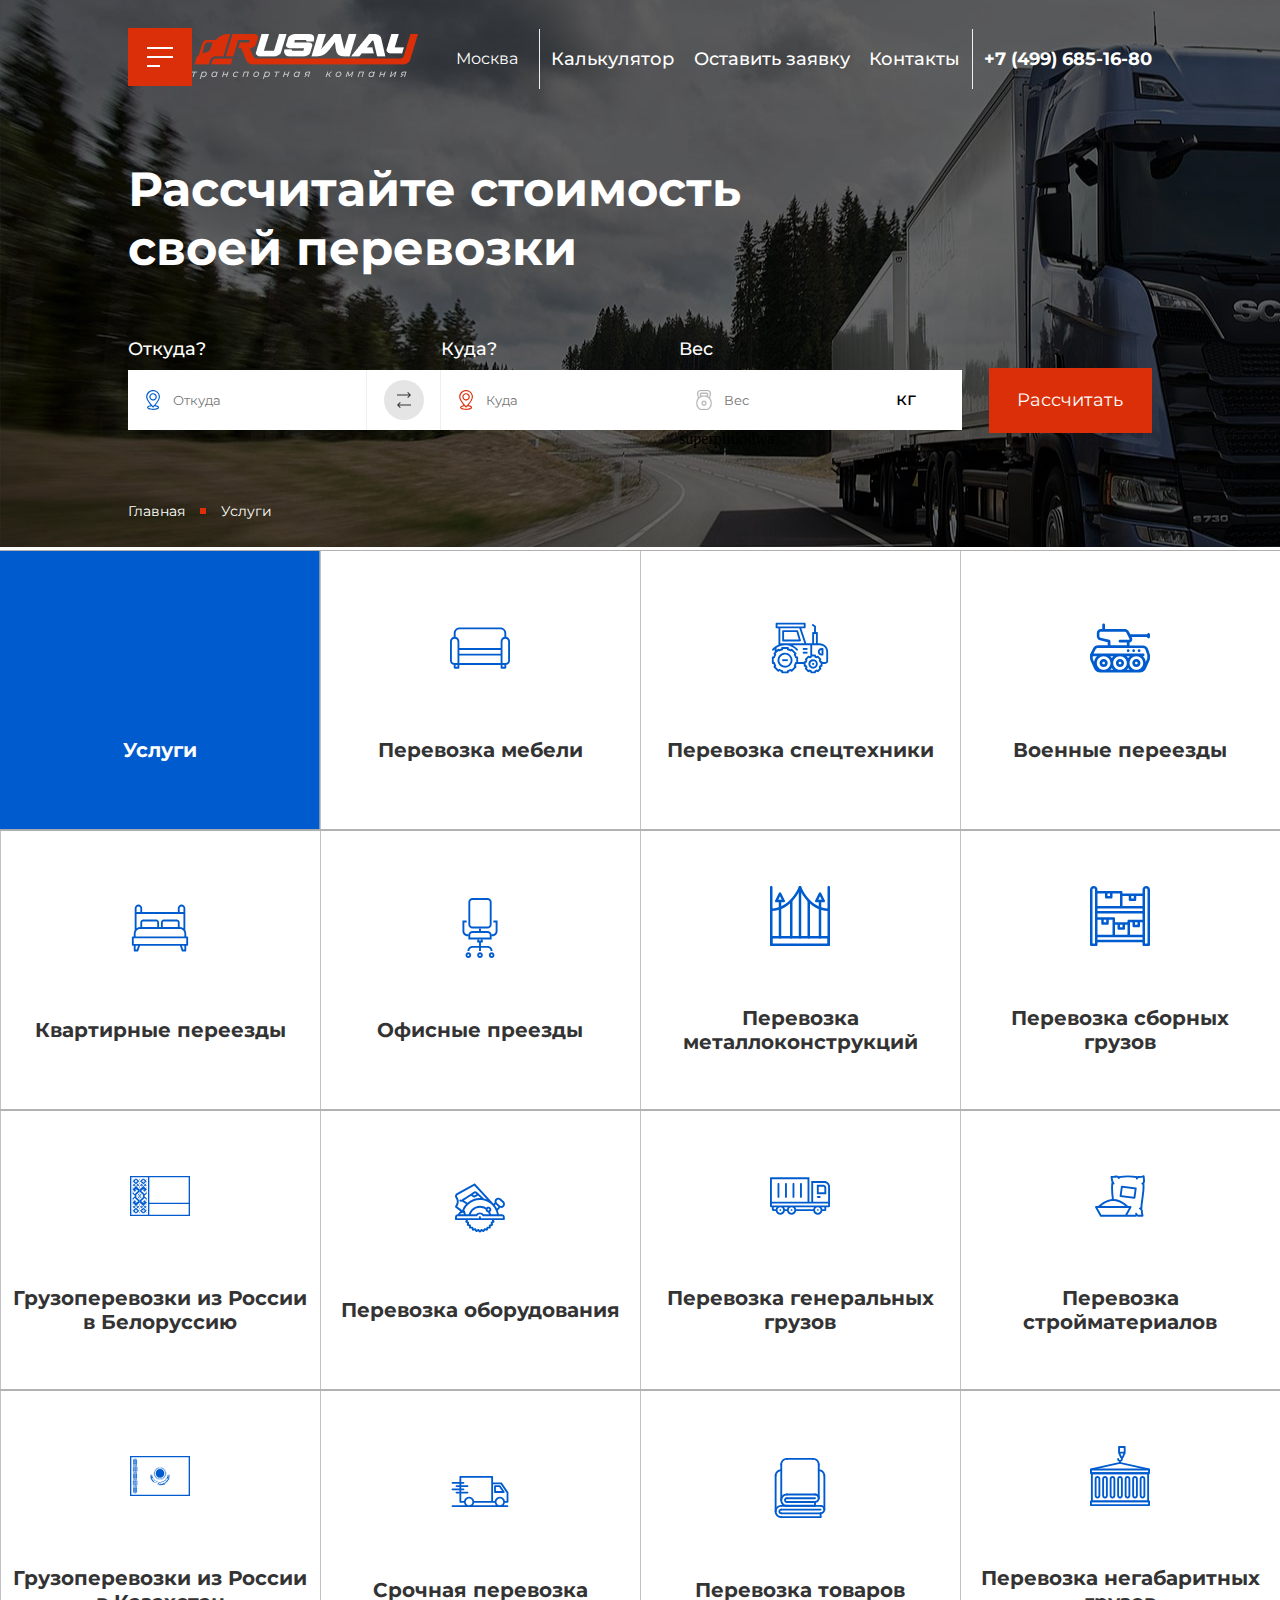
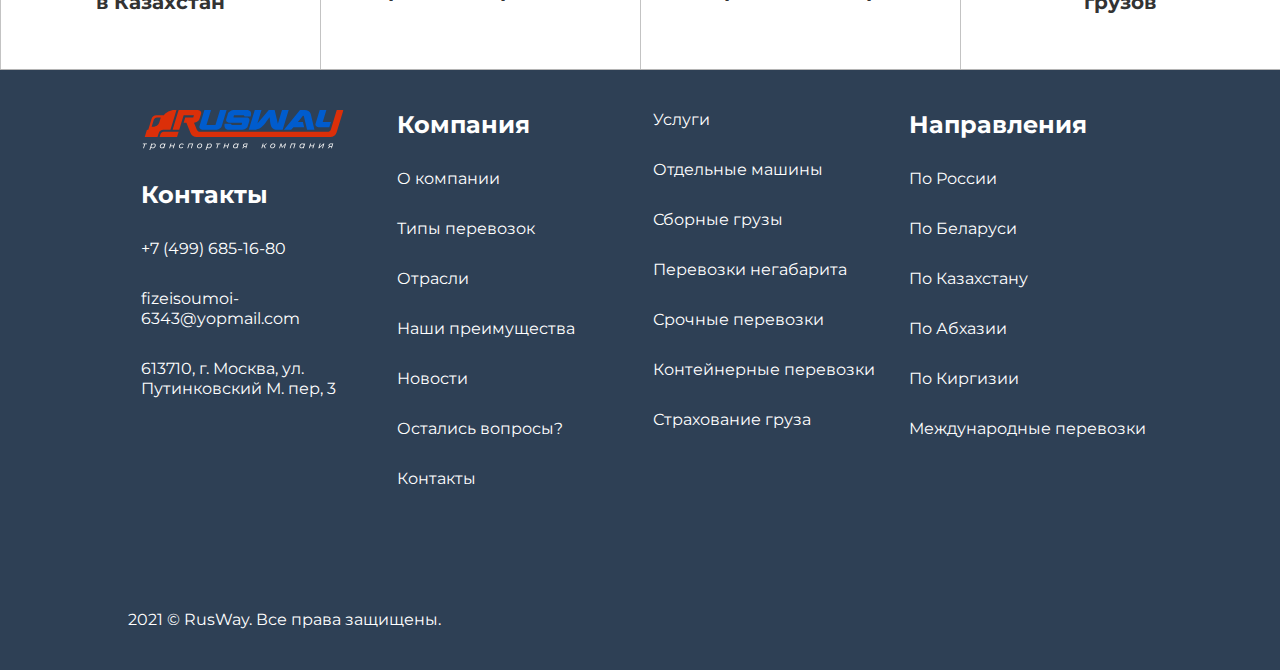
<file: serega_web/pages/services.html>
<!DOCTYPE html>

<head>
  <meta charset="UTF-8">
  <meta http-equiv="X-UA-Compatible" content="IE=edge">
  <meta name="viewport" content="width=device-width, initial-scale=1.0">
  <link rel="stylesheet" href="../css/styles.css">
  <title>Услуги</title>
  <link rel="stylesheet" href="https://cdn.jsdelivr.net/npm/swiper@8/swiper-bundle.min.css" />

  <script src="https://cdn.jsdelivr.net/npm/swiper@8/swiper-bundle.min.js"></script>
</head>

<body>
  <div class="navmenu">
    <div class="navmenu__firstpage">
      <div class="navmenu__firstpage__exitrow">
        <img src="../img/menu_exit.svg" alt="" class="navmenu__firstpage__exitrow-icon">
      </div>
      <div class="navmenu__firstpage__content">
        <p class="navmenu__firstpage__content-p menu2">О компании</p>
        <a href="../pages/typesperevozok.html" class="navmenu__firstpage__content-link">Виды транспортировок</a>
        <a href="../pages/services.html" class="navmenu__firstpage__content-link">Услуги</a>
        <a href="" class="navmenu__firstpage__content-link">Вопросы</a>
        <a href="../pages/otrasl_uslugi.html" class="navmenu__firstpage__content-link">Отраслевые услуги</a>
        <a href="../pages/contacts.html" class="navmenu__firstpage__content-link">Контакты</a>
        <a href="" class="navmenu__firstpage__content-link">Калькулятор</a>
      </div>
    </div>
    <div class="navmenu__secondpage">
      <div class="navmenu__secondpage__exitrow"></div>
      <div class="navmenu__secondpage__content">
        <a href="" class="navmenu__secondpage__content-link">О нас</a>
        <a href="" class="navmenu__secondpage__content-link">Наша команда</a>
        <a href="" class="navmenu__secondpage__content-link">Документы</a>
        <a href="../pages/reviews.html" class="navmenu__secondpage__content-link">Отзывы</a>
        <a href="../pages/news.html" class="navmenu__secondpage__content-link">Новости</a>
      </div>
    </div>
  </div>
  <div class="header alternative">
    <div class="header__content">
      <div class="header__nav nav">
        <div class="header__nav burgerandlogo">
          <div class="header__nav-icon">
            <a href=""><img src="../img/burger-icon.svg" alt="burger-icon"></a>
          </div>
          <div class="header__nav-logo">
            <a href=""><img src="../img/logo.png" alt="logo"></a>
          </div>
        </div>
        <div class="header__nav-city city_alternative">
          <a href="" class="city_link">
            <p class="city_link-text">Москва</p>
          </a>
        </div>
        <span class="palka"></span>
        <div class="header__nav-list">
          <p>Калькулятор</p>
          <p>Оставить заявку</p>
          <a href="../pages/contacts.html" class="header__nav-list-link">Контакты</a>
        </div>
        <span class="palka"></span>
        <div class="header__nav-phone">
          <p class="number">+7 (499) 685-16-80</p>
        </div>

      </div>
      <div class="header__title-info title-info-alt">
        <h1 class="title-info__title">Рассчитайте стоимость своей перевозки</h1>
      </div>
      <div class="header__calculator calculator">
        <div class="input-wrapper">
          <div class="calculator__input">
            <span>Откуда?</span>
            <img src="../img/calc_1.svg" alt="calc1" class="calculator__input-icon">
            <input type="text" class="input-from" placeholder="Откуда" required>
          </div>
          <div class="fixknopki">
            <span>ы</span>
            <div class="calculator__input-reverse">
              <div class="calculator__input-reverse-imgWrapper">
                <img src="../img/coolicon.svg" alt="arrow" class="calculator__input-reverse-imgWrapper-top">
                <img src="../img/coolicon.svg" alt="arrow" class="calculator__input-reverse-imgWrapper-bot">
              </div>
            </div>
          </div>
          <div class="calculator__input">
            <span>Куда?</span>
            <img src="../img/calc_2.svg" alt="calc2" class="calculator__input-icon">
            <input type="text" class="input-where" placeholder="Куда" required>
          </div>
          <div class="calculator__input">
            <span>Вес</span>
            <img src="../img/calc_3.svg" alt="calc3" class="calculator__input-icon">
            <span class="input-weight-kg">кг</span>
            <input type="text" class="input-weight" placeholder="Вес" required>
superplitkidwa          </div>

        </div>
        <button class="calculator__button">Рассчитать</button>
      </div>
      <div class="alternative__links">
        <a href="../pages/index.html" class="alternative__links-link">Главная</a>
        <div class="alternative__links-point"></div>
        <a href="../pages/typesperevozok.html" class="alternative__links-link">Услуги</a>
      </div>
    </div>
  </div>
  <div class="superplitkidwa sp">
    <div class="superplitkidwa__plitkadwa" id="B">
      <div class="superplitkidwa__plitkadwa__content" id="C">
        <div class="superplitkidwa__plitkadwa__content-zatichka"></div>
        <p class="superplitkidwa__plitkadwa__content-text1">Услуги</p>
      </div>
    </div>
    <div class="superplitkidwa__plitkadwa sp1" id="B">
      <div class="superplitkidwa__plitkadwa__content pl1" id="C">
        <svg class="superplitkidwa__plitkadwa__content-icon" width="60" height="60" viewBox="0 0 60 60" fill="none" xmlns="http://www.w3.org/2000/svg">
          <path d="M9.51782 9.375C6.3475 9.375 3.75 11.9198 3.75 15.0623V18.8452C1.60756 19.2933 0 21.2436 0 23.5437V33.0212V37.0422V42.7258C0 44.8745 1.65511 46.6357 3.75 46.8347V49.6875C3.75005 50.2052 4.16975 50.6249 4.6875 50.625H8.4375C8.95525 50.6249 9.37495 50.2052 9.375 49.6875V46.875H50.625V49.6875C50.6251 50.2052 51.0448 50.6249 51.5625 50.625H55.3125C55.8302 50.6249 56.2499 50.2052 56.25 49.6875V46.8347C58.3449 46.6357 60 44.8745 60 42.7258V33.0212V23.5437C60 21.2436 58.3925 19.2933 56.25 18.8452V15.0623C56.25 11.9198 53.6525 9.375 50.4822 9.375H9.51782ZM9.51782 11.272H50.4822C52.6517 11.272 54.353 12.9553 54.353 15.0623V18.8489C52.2216 19.3056 50.625 21.2515 50.625 23.5437V30H9.30009C9.08901 30.2762 9.36573 30.7573 9.375 30.8643V23.5437C9.375 21.2515 7.77843 19.3056 5.64697 18.8489V15.0623C5.64697 12.9553 7.3483 11.272 9.51782 11.272ZM4.6875 20.625C6.24753 20.625 7.5 21.8965 7.5 23.5437V45H4.13452C2.8692 45 1.875 44.0051 1.875 42.7258V37.0422V33.0212V23.5437C1.875 21.8965 3.12747 20.625 4.6875 20.625ZM55.3125 20.625C56.8726 20.625 58.125 21.8965 58.125 23.5437V37.0422V42.7258C58.125 44.0051 57.1308 45 55.8655 45H52.5V23.5437C52.5 21.8965 53.7524 20.625 55.3125 20.625ZM9.375 31.875H50.625V35.647H9.375V31.875ZM9.375 37.522H50.625V45H9.375V37.522ZM5.625 46.875H7.5V48.75H5.625V46.875ZM52.5 46.875H54.375V48.75H52.5V46.875Z"/>
        </svg>
        <p class="superplitkidwa__plitkadwa__content-text">Перевозка мебели</p>
      </div>
    </div>
    <div class="superplitkidwa__plitkadwa" id="B">
      <div class="superplitkidwa__plitkadwa__content pl2" id="C">
        <svg class="superplitkidwa__plitkadwa__content-icon" width="60" height="60" viewBox="0 0 60 60" fill="none" xmlns="http://www.w3.org/2000/svg">
          <path d="M49.6875 25.3125H47.8125V15C47.8125 14.7514 47.7137 14.5129 47.5379 14.3371C47.3621 14.1613 47.1236 14.0625 46.875 14.0625H45.9375V8.4375C45.9375 8.28319 45.8995 8.13127 45.8267 7.9952C45.7539 7.85914 45.6487 7.74314 45.5203 7.6575L42.7078 5.7825L41.6672 7.3425L44.0625 8.93906V14.0625H43.125C42.8764 14.0625 42.6379 14.1613 42.4621 14.3371C42.2863 14.5129 42.1875 14.7514 42.1875 15V25.3125H36.3L31.3003 10.3125H34.6875C34.9361 10.3125 35.1746 10.2137 35.3504 10.0379C35.5262 9.8621 35.625 9.62364 35.625 9.375V5.625C35.625 5.37636 35.5262 5.1379 35.3504 4.96209C35.1746 4.78627 34.9361 4.6875 34.6875 4.6875H6.5625C6.31386 4.6875 6.0754 4.78627 5.89959 4.96209C5.72377 5.1379 5.625 5.37636 5.625 5.625V9.375C5.625 9.62364 5.72377 9.8621 5.89959 10.0379C6.0754 10.2137 6.31386 10.3125 6.5625 10.3125H8.4375V19.6575H10.3125V10.3125H29.3241L34.3237 25.3125H10.3125V19.6575H8.4375V26.25C8.43842 26.3794 8.46653 26.5072 8.52 26.625C6.13036 27.6131 3.99987 29.1374 2.29313 31.08C2.1294 31.2672 2.04675 31.5118 2.06336 31.76C2.07998 32.0082 2.19449 32.2395 2.38172 32.4033C2.56894 32.567 2.81354 32.6497 3.06171 32.633C3.30987 32.6164 3.54127 32.5019 3.705 32.3147C4.01625 31.9594 4.34812 31.6275 4.6875 31.3059V33.9375L3.73031 34.8956C3.55456 35.0714 3.45583 35.3098 3.45583 35.5584C3.45583 35.807 3.55456 36.0454 3.73031 36.2213L4.15688 36.6469C3.86144 37.2226 3.61343 37.8215 3.41531 38.4375H2.8125C2.56386 38.4375 2.3254 38.5363 2.14959 38.7121C1.97377 38.8879 1.875 39.1264 1.875 39.375V45C1.875 45.2486 1.97377 45.4871 2.14959 45.6629C2.3254 45.8387 2.56386 45.9375 2.8125 45.9375H3.41531C3.61367 46.5533 3.86135 47.1521 4.15594 47.7281L3.73031 48.1537C3.55456 48.3296 3.45583 48.568 3.45583 48.8166C3.45583 49.0652 3.55456 49.3036 3.73031 49.4794L7.70813 53.4572C7.88393 53.6329 8.12235 53.7317 8.37094 53.7317C8.61953 53.7317 8.85794 53.6329 9.03375 53.4572L9.45938 53.0316C10.0355 53.3259 10.6343 53.5736 11.25 53.7722V54.375C11.25 54.6236 11.3488 54.8621 11.5246 55.0379C11.7004 55.2137 11.9389 55.3125 12.1875 55.3125H17.8125C18.0611 55.3125 18.2996 55.2137 18.4754 55.0379C18.6512 54.8621 18.75 54.6236 18.75 54.375V53.7722C19.3657 53.5736 19.9645 53.3259 20.5406 53.0316L20.9662 53.4572C21.1421 53.6329 21.3805 53.7317 21.6291 53.7317C21.8777 53.7317 22.1161 53.6329 22.2919 53.4572L26.2697 49.4794C26.4454 49.3036 26.5442 49.0652 26.5442 48.8166C26.5442 48.568 26.4454 48.3296 26.2697 48.1537L25.8441 47.7281C26.1386 47.1521 26.3863 46.5533 26.5847 45.9375H33.75V47.8125C33.75 48.0215 33.8198 48.2245 33.9484 48.3893C34.077 48.554 34.257 48.6711 34.4597 48.7219L35.2303 48.915C35.2931 49.0828 35.3634 49.2497 35.4384 49.4137L35.0287 50.0953C34.9212 50.2747 34.8767 50.4849 34.9023 50.6925C34.928 50.9001 35.0223 51.0931 35.1703 51.2409L37.8216 53.8922C37.9693 54.04 38.1622 54.1342 38.3696 54.1598C38.577 54.1855 38.787 54.1411 38.9662 54.0338L39.6488 53.625C39.8138 53.6991 39.9806 53.7684 40.1475 53.8322L40.3406 54.6019C40.3912 54.8048 40.5082 54.9849 40.673 55.1137C40.8378 55.2425 41.0409 55.3124 41.25 55.3125H45C45.2091 55.3124 45.4122 55.2425 45.577 55.1137C45.7418 54.9849 45.8588 54.8048 45.9094 54.6019L46.1025 53.8322C46.2694 53.7684 46.4362 53.6991 46.6012 53.625L47.2838 54.0338C47.463 54.1411 47.673 54.1855 47.8804 54.1598C48.0878 54.1342 48.2807 54.04 48.4284 53.8922L51.0797 51.2409C51.2277 51.0931 51.322 50.9001 51.3477 50.6925C51.3733 50.4849 51.3288 50.2747 51.2213 50.0953L50.8116 49.4137C50.8866 49.2497 50.9569 49.0828 51.0197 48.915L51.7903 48.7219C51.993 48.6711 52.173 48.554 52.3016 48.3893C52.4302 48.2245 52.5 48.0215 52.5 47.8125V45.9375H55.3125C56.0584 45.9375 56.7738 45.6412 57.3012 45.1137C57.8287 44.5863 58.125 43.8709 58.125 43.125V37.5H56.25V43.125C56.25 43.3736 56.1512 43.6121 55.9754 43.7879C55.7996 43.9637 55.5611 44.0625 55.3125 44.0625H52.5C52.5 43.8535 52.4302 43.6505 52.3016 43.4857C52.173 43.321 51.993 43.2039 51.7903 43.1531L51.0197 42.96C50.9569 42.7922 50.8866 42.6253 50.8116 42.4613L51.2213 41.7797C51.3288 41.6003 51.3733 41.3901 51.3477 41.1825C51.322 40.9749 51.2277 40.7819 51.0797 40.6341L48.4284 37.9828C48.2807 37.835 48.0878 37.7408 47.8804 37.7152C47.673 37.6895 47.463 37.7339 47.2838 37.8412L46.6012 38.25C46.4362 38.1759 46.2694 38.1066 46.1025 38.0428L45.9094 37.2731C45.8588 37.0702 45.7418 36.8901 45.577 36.7613C45.4122 36.6325 45.2091 36.5626 45 36.5625H42.1875V27.1875H49.6875C51.4274 27.1895 53.0954 27.8815 54.3257 29.1118C55.556 30.3421 56.248 32.0101 56.25 33.75V37.5H58.125V33.75C58.1225 31.513 57.2328 29.3683 55.651 27.7865C54.0692 26.2047 51.9245 25.315 49.6875 25.3125ZM9.375 8.4375H7.5V6.5625H33.75V8.4375H9.375ZM26.25 44.0625H25.8806C25.6728 44.0625 25.4709 44.1316 25.3067 44.2589C25.1424 44.3862 25.0251 44.5644 24.9731 44.7656C24.7335 45.6964 24.3643 46.5889 23.8763 47.4169C23.7707 47.5959 23.7275 47.8049 23.7537 48.0111C23.7798 48.2173 23.8737 48.4089 24.0206 48.5559L24.2803 48.8166L21.6291 51.4688L21.3684 51.2091C21.2214 51.0619 21.0295 50.9679 20.8232 50.9417C20.6168 50.9156 20.4075 50.9589 20.2284 51.0647C19.4007 51.5529 18.5086 51.9224 17.5781 52.1625C17.3769 52.2144 17.1987 52.3318 17.0714 52.496C16.9441 52.6603 16.8751 52.8622 16.875 53.07V53.4375H13.125V53.0691C13.1249 52.8613 13.0559 52.6594 12.9286 52.4951C12.8013 52.3308 12.6231 52.2135 12.4219 52.1616C11.4914 51.9215 10.5993 51.5519 9.77156 51.0637C9.59246 50.9579 9.38324 50.9147 9.17685 50.9408C8.97046 50.9669 8.77863 51.061 8.63156 51.2081L8.37094 51.4678L5.71875 48.8166L5.97844 48.5559C6.12536 48.4089 6.21926 48.2173 6.2454 48.0111C6.27153 47.8049 6.22841 47.5959 6.12281 47.4169C5.63476 46.5889 5.26552 45.6964 5.02594 44.7656C4.97403 44.5646 4.85684 44.3865 4.69277 44.2592C4.52869 44.1319 4.32701 44.0628 4.11937 44.0625H3.75V40.3125H4.11937C4.32718 40.3125 4.52907 40.2434 4.69333 40.1161C4.8576 39.9888 4.97493 39.8106 5.02688 39.6094C5.26646 38.6786 5.63569 37.7861 6.12375 36.9581C6.22935 36.7791 6.27247 36.5701 6.24634 36.3639C6.2202 36.1577 6.1263 35.9661 5.97937 35.8191L5.71875 35.5584L8.37094 32.9062L8.63156 33.1659C8.77863 33.3131 8.97046 33.4071 9.17685 33.4333C9.38324 33.4594 9.59246 33.4161 9.77156 33.3103C10.5993 32.8221 11.4914 32.4526 12.4219 32.2125C12.6231 32.1606 12.8013 32.0432 12.9286 31.879C13.0559 31.7147 13.1249 31.5128 13.125 31.305V30.9375H16.875V31.3059C16.8751 31.5137 16.9441 31.7156 17.0714 31.8799C17.1987 32.0442 17.3769 32.1615 17.5781 32.2134C18.5086 32.4535 19.4007 32.8231 20.2284 33.3113C20.4075 33.4171 20.6168 33.4603 20.8232 33.4342C21.0295 33.4081 21.2214 33.314 21.3684 33.1669L21.6291 32.9072L24.2812 35.5584L24.0216 35.8191C23.8746 35.9661 23.7807 36.1577 23.7546 36.3639C23.7285 36.5701 23.7716 36.7791 23.8772 36.9581C24.3652 37.7861 24.7345 38.6786 24.9741 39.6094C25.026 39.8106 25.1433 39.9888 25.3076 40.1161C25.4719 40.2434 25.6738 40.3125 25.8816 40.3125H26.25V44.0625ZM44.2678 38.4375L44.4066 38.9916C44.4456 39.1487 44.5247 39.293 44.6361 39.4104C44.7475 39.5279 44.8874 39.6145 45.0422 39.6619C45.4448 39.7845 45.8345 39.9462 46.2056 40.1447C46.3486 40.2207 46.5087 40.2584 46.6706 40.2541C46.8324 40.2499 46.9903 40.2038 47.1291 40.1203L47.6203 39.8259L49.2366 41.4422L48.9412 41.9334C48.8578 42.0725 48.8118 42.2309 48.8078 42.3931C48.8039 42.5553 48.8421 42.7158 48.9188 42.8587C49.117 43.2294 49.2787 43.6184 49.4016 44.0203C49.4487 44.1749 49.5351 44.3147 49.6522 44.426C49.7693 44.5374 49.9132 44.6166 50.07 44.6559L50.625 44.7947V47.0803L50.07 47.2191C49.9132 47.2584 49.7693 47.3376 49.6522 47.449C49.5351 47.5603 49.4487 47.7001 49.4016 47.8547C49.2787 48.2566 49.117 48.6456 48.9188 49.0163C48.8421 49.1592 48.8039 49.3197 48.8078 49.4819C48.8118 49.6441 48.8578 49.8025 48.9412 49.9416L49.2366 50.4328L47.625 52.0491L47.1338 51.7547C46.995 51.6712 46.8371 51.6251 46.6752 51.6209C46.5134 51.6166 46.3532 51.6543 46.2103 51.7303C45.8392 51.9288 45.4495 52.0905 45.0469 52.2131C44.8921 52.2605 44.7522 52.3471 44.6408 52.4646C44.5294 52.582 44.4503 52.7263 44.4113 52.8834L44.2678 53.4375H41.9822L41.8434 52.8834C41.8044 52.7263 41.7253 52.582 41.6139 52.4646C41.5025 52.3471 41.3626 52.2605 41.2078 52.2131C40.8052 52.0905 40.4155 51.9288 40.0444 51.7303C39.9014 51.6543 39.7413 51.6166 39.5794 51.6209C39.4176 51.6251 39.2597 51.6712 39.1209 51.7547L38.6297 52.0491L37.0134 50.4375L37.3088 49.9463C37.3922 49.8071 37.4382 49.6488 37.4422 49.4866C37.4461 49.3244 37.4079 49.1639 37.3312 49.0209C37.133 48.6503 36.9713 48.2613 36.8484 47.8594C36.8013 47.7048 36.7149 47.565 36.5978 47.4537C36.4807 47.3423 36.3368 47.2631 36.18 47.2238L35.625 47.0803V44.7947L36.18 44.6559C36.3368 44.6166 36.4807 44.5374 36.5978 44.426C36.7149 44.3147 36.8013 44.1749 36.8484 44.0203C36.9715 43.6181 37.1332 43.2288 37.3312 42.8578C37.4077 42.7149 37.4458 42.5547 37.4419 42.3927C37.4379 42.2307 37.3921 42.0724 37.3088 41.9334L37.0134 41.4422L38.6297 39.8259L39.1209 40.1203C39.2597 40.2038 39.4176 40.2499 39.5794 40.2541C39.7413 40.2584 39.9014 40.2207 40.0444 40.1447C40.4155 39.9462 40.8052 39.7845 41.2078 39.6619C41.3626 39.6145 41.5025 39.5279 41.6139 39.4104C41.7253 39.293 41.8044 39.1487 41.8434 38.9916L41.9822 38.4375H44.2678ZM40.3125 37.3856L40.1475 38.0419C39.9806 38.1056 39.8138 38.175 39.6488 38.2491L38.9662 37.8403C38.787 37.733 38.577 37.6886 38.3696 37.7142C38.1622 37.7399 37.9693 37.8341 37.8216 37.9819L35.1703 40.6331C35.0223 40.7809 34.928 40.974 34.9023 41.1816C34.8767 41.3892 34.9212 41.5994 35.0287 41.7787L35.4384 42.4594C35.3634 42.6244 35.2931 42.7913 35.2303 42.9591L34.4597 43.1522C34.2568 43.203 34.0767 43.3202 33.9481 43.4852C33.8195 43.6501 33.7498 43.8533 33.75 44.0625H28.125V39.375C28.125 39.1264 28.0262 38.8879 27.8504 38.7121C27.6746 38.5363 27.4361 38.4375 27.1875 38.4375H26.5847C26.3866 37.8215 26.1386 37.2226 25.8431 36.6469L26.2697 36.2213C26.4454 36.0454 26.5442 35.807 26.5442 35.5584C26.5442 35.3098 26.4454 35.0714 26.2697 34.8956L22.2919 30.9178C22.1161 30.7421 21.8777 30.6433 21.6291 30.6433C21.3805 30.6433 21.1421 30.7421 20.9662 30.9178L20.5406 31.3434C19.9645 31.0491 19.3657 30.8014 18.75 30.6028V30C18.75 29.7514 18.6512 29.5129 18.4754 29.3371C18.2996 29.1613 18.0611 29.0625 17.8125 29.0625H12.1875C11.9389 29.0625 11.7004 29.1613 11.5246 29.3371C11.3488 29.5129 11.25 29.7514 11.25 30V30.6028C10.6343 30.8014 10.0355 31.0491 9.45938 31.3434L9.03375 30.9178C8.85794 30.7421 8.61953 30.6433 8.37094 30.6433C8.12235 30.6433 7.88393 30.7421 7.70813 30.9178L6.5625 32.0625V29.8125C9.58677 27.7376 13.2681 26.8465 16.9065 27.3087C20.5449 27.7709 23.8865 29.5542 26.2959 32.3194C26.46 32.5051 26.6908 32.6184 26.9381 32.6344C27.1854 32.6504 27.429 32.5678 27.6156 32.4048C27.8021 32.2417 27.9166 32.0114 27.9339 31.7642C27.9512 31.517 27.8699 31.2731 27.7078 31.0856C26.2943 29.4787 24.5876 28.1558 22.6791 27.1875H40.3125V37.3856ZM44.0625 25.3125V15.9375H45.9375V25.3125H44.0625Z" />
          <path d="M51.5625 30C50.5679 30 49.6141 30.3951 48.9109 31.0984C48.2076 31.8016 47.8125 32.7554 47.8125 33.75C47.8125 34.7446 48.2076 35.6984 48.9109 36.4016C49.6141 37.1049 50.5679 37.5 51.5625 37.5H52.5C52.7486 37.5 52.9871 37.4012 53.1629 37.2254C53.3387 37.0496 53.4375 36.8111 53.4375 36.5625V30.9375C53.4375 30.6889 53.3387 30.4504 53.1629 30.2746C52.9871 30.0988 52.7486 30 52.5 30H51.5625ZM51.5625 35.625C51.0652 35.625 50.5883 35.4275 50.2367 35.0758C49.885 34.7242 49.6875 34.2473 49.6875 33.75C49.6875 33.2527 49.885 32.7758 50.2367 32.4242C50.5883 32.0725 51.0652 31.875 51.5625 31.875V35.625Z" />
          <path d="M37.5 30H32.8125V31.875H37.5V30Z" />
          <path d="M37.5 33.75H32.8125V35.625H37.5V33.75Z" />
          <path d="M30 23.4375C30.1461 23.4375 30.2902 23.4034 30.4208 23.3378C30.5514 23.2722 30.6649 23.177 30.7521 23.0598C30.8394 22.9426 30.898 22.8066 30.9234 22.6627C30.9487 22.5188 30.9401 22.3709 30.8981 22.2309L28.0856 12.8559C28.0277 12.6627 27.9091 12.4934 27.7473 12.3729C27.5855 12.2525 27.3892 12.1875 27.1875 12.1875H13.125C12.8764 12.1875 12.6379 12.2863 12.4621 12.4621C12.2863 12.6379 12.1875 12.8764 12.1875 13.125V22.5C12.1875 22.7486 12.2863 22.9871 12.4621 23.1629C12.6379 23.3387 12.8764 23.4375 13.125 23.4375H30ZM14.0625 14.0625H26.49L28.74 21.5625H14.0625V14.0625ZM15 34.6875C13.5166 34.6875 12.0666 35.1274 10.8332 35.9515C9.59986 36.7756 8.63856 37.9469 8.07091 39.3174C7.50325 40.6878 7.35472 42.1958 7.64411 43.6507C7.9335 45.1055 8.64781 46.4419 9.6967 47.4908C10.7456 48.5397 12.082 49.254 13.5368 49.5434C14.9917 49.8328 16.4997 49.6843 17.8701 49.1166C19.2406 48.5489 20.4119 47.5876 21.236 46.3543C22.0601 45.1209 22.5 43.6709 22.5 42.1875C22.4978 40.1991 21.7069 38.2927 20.3008 36.8867C18.8948 35.4806 16.9884 34.6897 15 34.6875ZM15 47.8125C13.8875 47.8125 12.7999 47.4826 11.8749 46.8645C10.9499 46.2464 10.2289 45.3679 9.80318 44.3401C9.37744 43.3123 9.26604 42.1813 9.48309 41.0901C9.70013 39.999 10.2359 38.9967 11.0225 38.21C11.8092 37.4234 12.8115 36.8876 13.9026 36.6706C14.9938 36.4535 16.1248 36.5649 17.1526 36.9907C18.1804 37.4164 19.0589 38.1374 19.677 39.0624C20.2951 39.9874 20.625 41.075 20.625 42.1875C20.6235 43.6789 20.0304 45.1088 18.9758 46.1633C17.9213 47.2179 16.4914 47.811 15 47.8125Z" />
          <path d="M17.8125 41.25H12.1875V43.125H17.8125V41.25Z" />
          <path d="M38.4375 45.9375C38.4375 46.8646 38.7124 47.7709 39.2275 48.5417C39.7426 49.3126 40.4746 49.9134 41.3312 50.2682C42.1877 50.623 43.1302 50.7158 44.0395 50.5349C44.9488 50.3541 45.784 49.9076 46.4396 49.2521C47.0951 48.5965 47.5416 47.7613 47.7224 46.852C47.9033 45.9427 47.8105 45.0002 47.4557 44.1437C47.1009 43.2871 46.5001 42.5551 45.7292 42.04C44.9584 41.5249 44.0521 41.25 43.125 41.25C41.8823 41.2515 40.6908 41.7458 39.8121 42.6246C38.9333 43.5033 38.439 44.6948 38.4375 45.9375ZM43.125 43.125C43.6813 43.125 44.225 43.29 44.6875 43.599C45.1501 43.908 45.5105 44.3473 45.7234 44.8612C45.9363 45.3751 45.992 45.9406 45.8835 46.4862C45.7749 47.0318 45.5071 47.5329 45.1137 47.9262C44.7204 48.3196 44.2193 48.5874 43.6737 48.696C43.1281 48.8045 42.5626 48.7488 42.0487 48.5359C41.5348 48.323 41.0955 47.9626 40.7865 47.5C40.4775 47.0375 40.3125 46.4938 40.3125 45.9375C40.3125 45.1916 40.6088 44.4762 41.1363 43.9488C41.6637 43.4213 42.3791 43.125 43.125 43.125Z" />
          <path d="M44.0625 45H42.1875V46.875H44.0625V45Z" />
        </svg>          
        <p class="superplitkidwa__plitkadwa__content-text">Перевозка спецтехники</p>
      </div>
    </div>
    <div class="superplitkidwa__plitkadwa" id="B">
      <div class="superplitkidwa__plitkadwa__content pl3">
        <svg class="superplitkidwa__plitkadwa__content-icon" width="60" height="60" viewBox="0 0 60 60" fill="none" xmlns="http://www.w3.org/2000/svg">
          <path d="M49.0902 34.0908C49.8433 34.0908 50.4538 33.4803 50.4538 32.7272C50.4538 31.974 49.8433 31.3635 49.0902 31.3635C48.3371 31.3635 47.7266 31.974 47.7266 32.7272C47.7266 33.4803 48.3371 34.0908 49.0902 34.0908Z" />
          <path d="M43.6371 34.0908C44.3902 34.0908 45.0007 33.4803 45.0007 32.7272C45.0007 31.974 44.3902 31.3635 43.6371 31.3635C42.884 31.3635 42.2734 31.974 42.2734 32.7272C42.2734 33.4803 42.884 34.0908 43.6371 34.0908Z" />
          <path d="M38.18 34.091C38.9332 34.091 39.5437 33.4805 39.5437 32.7274C39.5437 31.9743 38.9332 31.3638 38.18 31.3638C37.4269 31.3638 36.8164 31.9743 36.8164 32.7274C36.8164 33.4805 37.4269 34.091 38.18 34.091Z" />
          <path d="M30.0014 40.9092C27.6832 40.9092 25.9105 42.6819 25.9105 45.0001C25.9105 47.3183 27.6832 49.091 30.0014 49.091C32.3196 49.091 34.0923 47.3183 34.0923 45.0001C34.0923 42.6819 32.3196 40.9092 30.0014 40.9092ZM30.0014 46.3637C29.1832 46.3637 28.6378 45.8183 28.6378 45.0001C28.6378 44.1819 29.1832 43.6365 30.0014 43.6365C30.8196 43.6365 31.3651 44.1819 31.3651 45.0001C31.3651 45.8183 30.8196 46.3637 30.0014 46.3637ZM46.3651 49.091C48.6832 49.091 50.456 47.3183 50.456 45.0001C50.456 42.6819 48.6832 40.9092 46.3651 40.9092C44.0469 40.9092 42.2741 42.6819 42.2741 45.0001C42.2741 47.3183 44.0469 49.091 46.3651 49.091ZM46.3651 43.6365C47.1832 43.6365 47.7287 44.1819 47.7287 45.0001C47.7287 45.8183 47.1832 46.3637 46.3651 46.3637C45.5469 46.3637 45.0014 45.8183 45.0014 45.0001C45.0014 44.1819 45.5469 43.6365 46.3651 43.6365ZM13.6378 40.9092C11.3196 40.9092 9.54688 42.6819 9.54688 45.0001C9.54688 47.3183 11.3196 49.091 13.6378 49.091C15.956 49.091 17.7287 47.3183 17.7287 45.0001C17.7287 42.6819 15.956 40.9092 13.6378 40.9092ZM13.6378 46.3637C12.8196 46.3637 12.2741 45.8183 12.2741 45.0001C12.2741 44.1819 12.8196 43.6365 13.6378 43.6365C14.456 43.6365 15.0014 44.1819 15.0014 45.0001C15.0014 45.8183 14.456 46.3637 13.6378 46.3637Z" />
          <path d="M59.1818 15.1364C58.6364 14.8637 58.0909 15 57.6818 15.4091L56.7273 16.3637H40.3636L38.7273 13.2273C38.0455 11.8637 36.6818 10.9091 35.0455 10.9091H15V6.81823C15 6.00004 14.4545 5.45459 13.6364 5.45459C12.8182 5.45459 12.2727 6.00004 12.2727 6.81823V10.9091H10.9091C8.59091 10.9091 6.81818 12.6819 6.81818 15V18.2728C6.81818 20.1819 8.04545 21.8182 9.95455 22.2273L17.7273 24.1364V27.2728H8.04545C6 27.2728 4.09091 28.3637 3.13636 30.2728L0.136364 36.1364C-0.136364 36.8182 0.136364 37.6364 0.681818 37.9091C0.954545 38.1819 1.09091 38.1819 1.36364 38.1819C1.90909 38.1819 2.31818 37.9091 2.59091 37.3637L5.59091 31.5C6 30.5455 6.95455 30 8.04545 30H52.9091C54.1364 30 55.0909 30.6819 55.5 31.9091L57.2727 37.091V39.8182C57.2727 40.3637 57.1364 40.9091 56.8636 41.4546L55.7727 43.9091C55.5 41.7273 54.5455 39.6819 52.9091 38.1819H53.1818C54 38.1819 54.5455 37.6364 54.5455 36.8182C54.5455 36 54 35.4546 53.1818 35.4546H1.36364C0.545455 35.4546 0 36 0 36.8182V39.8182C0 40.7728 0.136364 41.7273 0.545455 42.5455L4.09091 50.4546C5.18182 52.9091 7.63636 54.5455 10.3636 54.5455H49.6364C52.3636 54.5455 54.8182 52.9091 55.9091 50.4546L59.4545 42.5455C59.8636 41.7273 60 40.7728 60 39.8182V36.8182C60 36.6819 60 36.5455 59.8636 36.4091L58.0909 31.091C57.4091 28.9091 55.2273 27.4091 52.9091 27.4091H39.5455V24.5455C41.0455 24.1364 42.2727 22.7728 42.2727 21.1364C42.2727 20.591 42.1364 20.0455 41.8636 19.5L41.7273 19.091H56.7273L57.6818 20.0455C57.9545 20.3182 58.2273 20.4546 58.6364 20.4546C58.7727 20.4546 59.0455 20.4546 59.1818 20.3182C59.7273 20.0455 60 19.6364 60 19.091V16.3637C60 15.8182 59.7273 15.2728 59.1818 15.1364ZM53.1818 45C53.1818 48.8182 50.1818 51.8182 46.3636 51.8182C42.5455 51.8182 39.5455 48.8182 39.5455 45C39.5455 41.1819 42.5455 38.1819 46.3636 38.1819C50.1818 38.1819 53.1818 41.1819 53.1818 45ZM39.6818 38.1819C39.1364 38.7273 38.5909 39.4091 38.1818 40.091C37.7727 39.4091 37.2273 38.7273 36.6818 38.1819H39.6818ZM30 51.8182C26.1818 51.8182 23.1818 48.8182 23.1818 45C23.1818 41.1819 26.1818 38.1819 30 38.1819C33.8182 38.1819 36.8182 41.1819 36.8182 45C36.8182 48.8182 33.8182 51.8182 30 51.8182ZM23.3182 38.1819C22.7727 38.7273 22.2273 39.4091 21.8182 40.091C21.4091 39.4091 20.8636 38.7273 20.3182 38.1819H23.3182ZM13.6364 51.8182C9.81818 51.8182 6.81818 48.8182 6.81818 45C6.81818 41.1819 9.81818 38.1819 13.6364 38.1819C17.4545 38.1819 20.4545 41.1819 20.4545 45C20.4545 48.8182 17.4545 51.8182 13.6364 51.8182ZM2.72727 39.8182V38.1819H6.95455C5.45455 39.6819 4.36364 41.591 4.09091 43.9091L3 41.4546C2.86364 40.9091 2.72727 40.3637 2.72727 39.8182ZM20.3182 51.8182C20.8636 51.2728 21.4091 50.591 21.8182 49.9091C22.2273 50.591 22.7727 51.2728 23.3182 51.8182H20.3182ZM36.6818 51.8182C37.2273 51.2728 37.7727 50.591 38.1818 49.9091C38.5909 50.591 39.1364 51.2728 39.6818 51.8182H36.6818ZM38.7273 21.8182H30C29.1818 21.8182 28.6364 22.3637 28.6364 23.1819C28.6364 24 29.1818 24.5455 30 24.5455H36.8182V27.2728H20.4545V23.1819C20.4545 22.5 20.0455 21.9546 19.3636 21.8182L10.5 19.6364C9.95455 19.5 9.40909 18.9546 9.40909 18.2728V15C9.40909 14.1819 9.95455 13.6364 10.7727 13.6364H35.0455C35.5909 13.6364 36 13.9091 36.2727 14.4546L39.4091 20.7273C39.4091 20.8637 39.5455 21 39.5455 21.1364C39.5455 21.4091 39.1364 21.8182 38.7273 21.8182Z" />
        </svg>          
        <p class="superplitkidwa__plitkadwa__content-text">Военные переезды</p>
      </div>
    </div>
    <div class="superplitkidwa__plitkadwa" id="B">
      <div class="superplitkidwa__plitkadwa__content pl4">
        <svg class="superplitkidwa__plitkadwa__content-icon" width="60" height="60" viewBox="0 0 60 60" fill="none" xmlns="http://www.w3.org/2000/svg">
          <path d="M57.1875 38.4375H56.25V35.625C56.2489 34.4388 55.9248 33.2753 55.3125 32.2594V10.3125C55.3125 9.31794 54.9174 8.36411 54.2141 7.66085C53.5109 6.95759 52.5571 6.5625 51.5625 6.5625C50.5679 6.5625 49.6141 6.95759 48.9109 7.66085C48.2076 8.36411 47.8125 9.31794 47.8125 10.3125V14.0625H12.1875V10.3125C12.1875 9.31794 11.7924 8.36411 11.0892 7.66085C10.3859 6.95759 9.43206 6.5625 8.4375 6.5625C7.44294 6.5625 6.48911 6.95759 5.78585 7.66085C5.08259 8.36411 4.6875 9.31794 4.6875 10.3125V32.2594C4.07518 33.2753 3.75109 34.4388 3.75 35.625V38.4375H2.8125C2.56386 38.4375 2.3254 38.5363 2.14959 38.7121C1.97377 38.8879 1.875 39.1264 1.875 39.375V46.875C1.875 47.1236 1.97377 47.3621 2.14959 47.5379C2.3254 47.7137 2.56386 47.8125 2.8125 47.8125H3.75V52.5C3.75 52.7486 3.84877 52.9871 4.02459 53.1629C4.2004 53.3387 4.43886 53.4375 4.6875 53.4375H7.5C7.69607 53.4361 7.88691 53.374 8.04635 53.2599C8.20579 53.1458 8.32604 52.9851 8.39062 52.8L10.05 47.8125H49.95L51.6094 52.8C51.674 52.9851 51.7942 53.1458 51.9536 53.2599C52.1131 53.374 52.3039 53.4361 52.5 53.4375H55.3125C55.5611 53.4375 55.7996 53.3387 55.9754 53.1629C56.1512 52.9871 56.25 52.7486 56.25 52.5V47.8125H57.1875C57.4361 47.8125 57.6746 47.7137 57.8504 47.5379C58.0262 47.3621 58.125 47.1236 58.125 46.875V39.375C58.125 39.1264 58.0262 38.8879 57.8504 38.7121C57.6746 38.5363 57.4361 38.4375 57.1875 38.4375ZM49.6875 10.3125C49.6875 9.81522 49.885 9.33831 50.2367 8.98668C50.5883 8.63504 51.0652 8.4375 51.5625 8.4375C52.0598 8.4375 52.5367 8.63504 52.8883 8.98668C53.24 9.33831 53.4375 9.81522 53.4375 10.3125V14.0625H49.6875V10.3125ZM6.5625 10.3125C6.5625 9.81522 6.76004 9.33831 7.11167 8.98668C7.46331 8.63504 7.94022 8.4375 8.4375 8.4375C8.93478 8.4375 9.41169 8.63504 9.76332 8.98668C10.115 9.33831 10.3125 9.81522 10.3125 10.3125V14.0625H6.5625V10.3125ZM6.5625 15.9375H53.4375V30.2437C52.3379 29.4753 51.029 29.063 49.6875 29.0625V24.375C49.6853 23.6298 49.3882 22.9157 48.8613 22.3887C48.3343 21.8618 47.6202 21.5647 46.875 21.5625H33.75C33.0048 21.5647 32.2907 21.8618 31.7637 22.3887C31.2368 22.9157 30.9397 23.6298 30.9375 24.375V29.0625H29.0625V24.375C29.0603 23.6298 28.7632 22.9157 28.2363 22.3887C27.7093 21.8618 26.9952 21.5647 26.25 21.5625H13.125C12.3798 21.5647 11.6657 21.8618 11.1387 22.3887C10.6118 22.9157 10.3147 23.6298 10.3125 24.375V29.0625C8.97103 29.063 7.66205 29.4753 6.5625 30.2437V15.9375ZM47.8125 24.375V29.0625H32.8125V24.375C32.8125 24.1264 32.9113 23.8879 33.0871 23.7121C33.2629 23.5363 33.5014 23.4375 33.75 23.4375H46.875C47.1236 23.4375 47.3621 23.5363 47.5379 23.7121C47.7137 23.8879 47.8125 24.1264 47.8125 24.375ZM27.1875 24.375V29.0625H12.1875V24.375C12.1875 24.1264 12.2863 23.8879 12.4621 23.7121C12.6379 23.5363 12.8764 23.4375 13.125 23.4375H26.25C26.4986 23.4375 26.7371 23.5363 26.9129 23.7121C27.0887 23.8879 27.1875 24.1264 27.1875 24.375ZM5.625 35.625C5.625 34.3818 6.11886 33.1895 6.99794 32.3104C7.87701 31.4314 9.0693 30.9375 10.3125 30.9375H49.6875C50.9307 30.9375 52.123 31.4314 53.0021 32.3104C53.8811 33.1895 54.375 34.3818 54.375 35.625V38.4375H5.625V35.625ZM6.825 51.5625H5.625V47.8125H8.07187L6.825 51.5625ZM54.375 51.5625H53.175L51.9281 47.8125H54.375V51.5625ZM56.25 45.9375H3.75V40.3125H56.25V45.9375Z" />
        </svg>          
        <p class="superplitkidwa__plitkadwa__content-text">Квартирные переезды</p>
      </div>
    </div>
    <div class="superplitkidwa__plitkadwa" id="B">
      <div class="superplitkidwa__plitkadwa__content pl5">
        <svg class="superplitkidwa__plitkadwa__content-icon" width="60" height="60" viewBox="0 0 60 60" fill="none" xmlns="http://www.w3.org/2000/svg">
          <g clip-path="url(#clip0_1_3269)">
          <path d="M42.5089 38.156H41.2225V36.2582H42.5089C43.345 36.2582 44.1313 35.9318 44.7232 35.3402C45.3154 34.7486 45.6412 33.962 45.6412 33.1256V24.4079H43.3525V22.5098H47.5393V33.1256C47.5393 34.4687 47.0158 35.7323 46.0654 36.6821C45.1147 37.6328 43.8517 38.156 42.5089 38.156ZM18.7735 38.156H17.4871C16.1443 38.156 14.8813 37.6331 13.9309 36.6824C12.9808 35.7326 12.457 34.4687 12.457 33.1259V22.5098H16.6435V24.4079H14.3551V33.1256C14.3551 33.962 14.6809 34.7486 15.2728 35.3402C15.8647 35.9318 16.651 36.2582 17.4871 36.2582H18.7735V38.156Z" />
          <path d="M40.4439 34.2006C39.6471 33.4041 38.6028 33.0054 37.5582 33.0054H22.4364C21.3918 33.0054 20.3475 33.4041 19.5504 34.2006C18.7539 34.9971 18.3555 36.042 18.3555 37.0863V41.4063H41.6388V37.0863C41.6391 36.042 41.241 34.9971 40.4439 34.2006ZM39.741 39.5085H20.2536V37.0863C20.2536 36.5034 20.4804 35.9547 20.8923 35.5425C21.3051 35.1297 21.8535 34.9032 22.4361 34.9032H37.5579C38.1408 34.9032 38.6892 35.1297 39.1014 35.5416C39.5139 35.9544 39.7407 36.5031 39.7407 37.086V39.5085H39.741ZM40.4439 1.1955C39.6471 0.3984 38.6031 0 37.5582 0H22.4364C21.3918 0 20.3475 0.3984 19.5504 1.1955C18.7539 1.992 18.3555 3.0363 18.3555 4.0809V26.4114C18.3555 27.4554 18.7539 28.4997 19.5504 29.2968C20.3475 30.0939 21.3918 30.492 22.4364 30.492H37.5582C38.6028 30.492 39.6471 30.0939 40.4439 29.2968C41.2407 28.4997 41.6388 27.4557 41.6388 26.4114V4.0809C41.6391 3.0363 41.241 1.992 40.4439 1.1955ZM39.741 26.4114C39.741 26.9943 39.5142 27.5424 39.1023 27.9549C38.6898 28.3668 38.1417 28.5942 37.5585 28.5942H22.4364C21.8532 28.5942 21.3048 28.3668 20.8929 27.9549C20.4804 27.5424 20.2536 26.9943 20.2536 26.4114V4.0809C20.2536 3.498 20.4804 2.9496 20.8923 2.5374C21.3048 2.1255 21.8529 1.8981 22.4361 1.8981H37.5579C38.1411 1.8981 38.6892 2.1255 39.1017 2.5374C39.5136 2.9499 39.7404 3.498 39.7404 4.0809V26.4114H39.741Z" />
          <path d="M30.9489 43.5156H29.0508V53.0025H30.9489V43.5156Z" />
          <path d="M30.9489 30.4919H29.0508V33.0053H30.9489V30.4919Z" />
          <path d="M42.5906 53.0025H40.6925C40.6925 52.1664 40.3667 51.3798 39.7752 50.7873C39.1838 50.1957 38.3972 49.8702 37.5605 49.8702H22.4387C21.602 49.8702 20.8155 50.1957 20.2239 50.7873C19.6329 51.3798 19.3068 52.1664 19.3068 53.0025H17.4086C17.4086 51.6597 17.9318 50.3961 18.8813 49.4454C19.832 48.4956 21.0953 47.9727 22.4384 47.9727H37.5603C38.9037 47.9727 40.1666 48.4956 41.117 49.4454C42.0674 50.3958 42.5906 51.6597 42.5906 53.0025ZM29.9996 60C28.4411 60 27.173 58.7322 27.173 57.1734C27.173 55.6158 28.4411 54.3477 29.9996 54.3477C31.5578 54.3477 32.8256 55.6158 32.8256 57.1734C32.8256 58.7322 31.5578 60 29.9996 60ZM29.9996 56.2458C29.4875 56.2458 29.0711 56.6619 29.0711 57.1734C29.0711 57.6852 29.4875 58.1019 29.9996 58.1019C30.5111 58.1019 30.9278 57.6852 30.9278 57.1734C30.9278 56.6619 30.5111 56.2458 29.9996 56.2458ZM18.3579 60C16.7991 60 15.5312 58.7322 15.5312 57.1734C15.5312 55.6158 16.7991 54.3477 18.3579 54.3477C19.916 54.3477 21.1838 55.6158 21.1838 57.1734C21.1838 58.7322 19.916 60 18.3579 60ZM18.3579 56.2458C17.8458 56.2458 17.4293 56.6619 17.4293 57.1734C17.4293 57.6852 17.8458 58.1019 18.3579 58.1019C18.8694 58.1019 19.2858 57.6852 19.2858 57.1734C19.2861 56.6619 18.8694 56.2458 18.3579 56.2458ZM41.6414 60C40.0832 60 38.8154 58.7322 38.8154 57.1734C38.8154 55.6158 40.0832 54.3477 41.6414 54.3477C43.1999 54.3477 44.468 55.6158 44.468 57.1734C44.468 58.7322 43.1999 60 41.6414 60ZM41.6414 56.2458C41.1299 56.2458 40.7135 56.6619 40.7135 57.1734C40.7135 57.6852 41.1299 58.1019 41.6414 58.1019C42.1535 58.1019 42.5699 57.6852 42.5699 57.1734C42.5696 56.6619 42.1535 56.2458 41.6414 56.2458Z" />
          <path d="M32.8268 44.4645H27.1748V41.4062H29.0729V42.5667H30.929V41.4062H32.8268V44.4645Z" />
          </g>
          <defs>
          <clipPath id="clip0_1_3269">
          <rect width="60" height="60" fill="white"/>
          </clipPath>
          </defs>
        </svg>          
        <p class="superplitkidwa__plitkadwa__content-text">Офисные преезды</p>
      </div>
    </div>
    <div class="superplitkidwa__plitkadwa" id="B">
      <div class="superplitkidwa__plitkadwa__content pl6">
        <svg class="superplitkidwa__plitkadwa__content-icon" width="60" height="60" viewBox="0 0 60 60" fill="none" xmlns="http://www.w3.org/2000/svg">
          <g clip-path="url(#clip0_1_3255)">
          <path d="M58.75 60.0001H1.25C0.56 60.0001 0 59.4413 0 58.7501V51.2501C0 50.5588 0.56 50.0001 1.25 50.0001H58.75C59.44 50.0001 60 50.5588 60 51.2501V58.7501C60 59.4413 59.44 60.0001 58.75 60.0001ZM2.5 57.5001H57.5V52.5001H2.5V57.5001ZM13.75 16.2501H6.25C5.81625 16.2501 5.415 16.0251 5.18625 15.6563C4.9575 15.2876 4.9375 14.8276 5.13125 14.4401L8.88125 6.94007C9.305 6.09257 10.6938 6.09257 11.1175 6.94007L14.8675 14.4401C15.0612 14.8276 15.04 15.2876 14.8125 15.6563C14.585 16.0251 14.1838 16.2501 13.75 16.2501ZM8.2725 13.7501H11.7275L10 10.2951L8.2725 13.7501Z" />
          <path d="M10 52.5C9.31 52.5 8.75 51.9412 8.75 51.25V15C8.75 14.3088 9.31 13.75 10 13.75C10.69 13.75 11.25 14.3088 11.25 15V51.25C11.25 51.9412 10.69 52.5 10 52.5ZM21.25 52.5C20.56 52.5 20 51.9412 20 51.25V15C20 14.3088 20.56 13.75 21.25 13.75C21.94 13.75 22.5 14.3088 22.5 15V51.25C22.5 51.9412 21.94 52.5 21.25 52.5ZM1.25 60C0.56 60 0 59.4412 0 58.75V1.25C0 0.55875 0.56 0 1.25 0C1.94 0 2.5 0.55875 2.5 1.25V58.75C2.5 59.4412 1.94 60 1.25 60ZM30 52.4987C29.31 52.4987 28.75 51.94 28.75 51.2487V1.25C28.75 0.55875 29.31 0 30 0C30.69 0 31.25 0.55875 31.25 1.25V51.2487C31.25 51.94 30.69 52.4987 30 52.4987Z" />
          <path d="M1.25 24.9983C0.56 24.9983 0 24.4396 0 23.7483C0 23.0571 0.56 22.4983 1.25 22.4983C20.1437 22.4983 28.75 1.01333 28.835 0.795832C29.0863 0.153332 29.8088 -0.161668 30.4525 0.0858324C31.0962 0.335832 31.415 1.05958 31.1637 1.70333C31.0737 1.93583 21.8662 24.9983 1.25 24.9983ZM53.75 16.2496H46.25C45.8162 16.2496 45.415 16.0246 45.1862 15.6558C44.9575 15.2871 44.9375 14.8271 45.1312 14.4396L48.8812 6.93958C49.305 6.09208 50.6938 6.09208 51.1175 6.93958L54.8675 14.4396C55.0613 14.8271 55.04 15.2871 54.8125 15.6558C54.585 16.0246 54.1838 16.2496 53.75 16.2496ZM48.2725 13.7496H51.7275L50 10.2946L48.2725 13.7496Z" />
          <path d="M50 52.5C49.31 52.5 48.75 51.9412 48.75 51.25V15C48.75 14.3088 49.31 13.75 50 13.75C50.69 13.75 51.25 14.3088 51.25 15V51.25C51.25 51.9412 50.69 52.5 50 52.5ZM38.75 52.5C38.06 52.5 37.5 51.9412 37.5 51.25V15C37.5 14.3088 38.06 13.75 38.75 13.75C39.44 13.75 40 14.3088 40 15V51.25C40 51.9412 39.44 52.5 38.75 52.5ZM58.75 60C58.06 60 57.5 59.4412 57.5 58.75V1.25C57.5 0.55875 58.06 0 58.75 0C59.44 0 60 0.55875 60 1.25V58.75C60 59.4412 59.44 60 58.75 60Z" />
          <path d="M58.7502 24.9987C38.134 24.9987 28.9265 1.9362 28.8352 1.70245C28.5852 1.0587 28.904 0.334946 29.5465 0.0849461C30.1877 -0.162554 30.9127 0.153696 31.164 0.794946C31.2502 1.0137 39.8565 22.4987 58.7502 22.4987C59.4402 22.4987 60.0002 23.0574 60.0002 23.7487C60.0002 24.4399 59.4402 24.9987 58.7502 24.9987Z" />
          </g>
          <defs>
          <clipPath id="clip0_1_3255">
          <rect width="60" height="60" fill="white"/>
          </clipPath>
          </defs>
        </svg>          
        <p class="superplitkidwa__plitkadwa__content-text">Перевозка металлоконструкций</p>
      </div>
    </div>
    <div class="superplitkidwa__plitkadwa" id="B">
      <div class="superplitkidwa__plitkadwa__content pl7">
        <svg class="superplitkidwa__plitkadwa__content-icon" width="60" height="60" viewBox="0 0 60 60" fill="none" xmlns="http://www.w3.org/2000/svg">
          <g clip-path="url(#clip0_1_3300)">
          <path d="M56.25 0C55.2554 0 54.3016 0.395088 53.5984 1.09835C52.8951 1.80161 52.5 2.75544 52.5 3.75V7.5H32.5V6.25C32.5 5.91848 32.3683 5.60054 32.1339 5.36612C31.8995 5.1317 31.5815 5 31.25 5H7.5V3.75C7.5 2.75544 7.10491 1.80161 6.40165 1.09835C5.69839 0.395088 4.74456 0 3.75 0C2.75544 0 1.80161 0.395088 1.09835 1.09835C0.395088 1.80161 0 2.75544 0 3.75L0 58.75C0 59.0815 0.131696 59.3995 0.366117 59.6339C0.600537 59.8683 0.918479 60 1.25 60H6.25C6.58152 60 6.89946 59.8683 7.13388 59.6339C7.3683 59.3995 7.5 59.0815 7.5 58.75V56.25H52.5V58.75C52.5 59.0815 52.6317 59.3995 52.8661 59.6339C53.1005 59.8683 53.4185 60 53.75 60H58.75C59.0815 60 59.3995 59.8683 59.6339 59.6339C59.8683 59.3995 60 59.0815 60 58.75V3.75C60 2.75544 59.6049 1.80161 58.9016 1.09835C58.1984 0.395088 57.2446 0 56.25 0V0ZM25 48.75V38.75H27.5V42.5C27.5 42.8315 27.6317 43.1495 27.8661 43.3839C28.1005 43.6183 28.4185 43.75 28.75 43.75H33.75C34.0815 43.75 34.3995 43.6183 34.6339 43.3839C34.8683 43.1495 35 42.8315 35 42.5V38.75H37.5V48.75H25ZM7.5 48.75V33.75H11.25V37.5C11.25 37.8315 11.3817 38.1495 11.6161 38.3839C11.8505 38.6183 12.1685 38.75 12.5 38.75H17.5C17.8315 38.75 18.1495 38.6183 18.3839 38.3839C18.6183 38.1495 18.75 37.8315 18.75 37.5V33.75H22.5V48.75H7.5ZM52.5 22.5V25H7.5V22.5H52.5ZM45 36.25H47.5V38.75H45V36.25ZM38.75 33.75C38.4185 33.75 38.1005 33.8817 37.8661 34.1161C37.6317 34.3505 37.5 34.6685 37.5 35V36.25H25V32.5C25 32.1685 24.8683 31.8505 24.6339 31.6161C24.3995 31.3817 24.0815 31.25 23.75 31.25H7.5V27.5H52.5V33.75H38.75ZM30 38.75H32.5V41.25H30V38.75ZM13.75 33.75H16.25V36.25H13.75V33.75ZM40 36.25H42.5V40C42.5 40.3315 42.6317 40.6495 42.8661 40.8839C43.1005 41.1183 43.4185 41.25 43.75 41.25H48.75C49.0815 41.25 49.3995 41.1183 49.6339 40.8839C49.8683 40.6495 50 40.3315 50 40V36.25H52.5V48.75H40V36.25ZM43.75 10V12.5H41.25V10H43.75ZM38.75 10V13.75C38.75 14.0815 38.8817 14.3995 39.1161 14.6339C39.3505 14.8683 39.6685 15 40 15H45C45.3315 15 45.6495 14.8683 45.8839 14.6339C46.1183 14.3995 46.25 14.0815 46.25 13.75V10H52.5V20H32.5V10H38.75ZM20 7.5V10H17.5V7.5H20ZM15 7.5V11.25C15 11.5815 15.1317 11.8995 15.3661 12.1339C15.6005 12.3683 15.9185 12.5 16.25 12.5H21.25C21.5815 12.5 21.8995 12.3683 22.1339 12.1339C22.3683 11.8995 22.5 11.5815 22.5 11.25V7.5H30V20H7.5V7.5H15ZM5 57.5H2.5V3.75C2.5 3.41848 2.6317 3.10054 2.86612 2.86612C3.10054 2.6317 3.41848 2.5 3.75 2.5C4.08152 2.5 4.39946 2.6317 4.63388 2.86612C4.8683 3.10054 5 3.41848 5 3.75V57.5ZM7.5 53.75V51.25H52.5V53.75H7.5ZM57.5 57.5H55V3.75C55 3.41848 55.1317 3.10054 55.3661 2.86612C55.6005 2.6317 55.9185 2.5 56.25 2.5C56.5815 2.5 56.8995 2.6317 57.1339 2.86612C57.3683 3.10054 57.5 3.41848 57.5 3.75V57.5Z" />
          </g>
          <defs>
          <clipPath id="clip0_1_3300">
          <rect width="60" height="60" fill="white"/>
          </clipPath>
          </defs>
        </svg>          
        <p class="superplitkidwa__plitkadwa__content-text">Перевозка сборных грузов</p>
      </div>
    </div>
    <div class="superplitkidwa__plitkadwa" id="B">
      <div class="superplitkidwa__plitkadwa__content pl8">
        <svg class="superplitkidwa__plitkadwa__content-icon" width="90" height="60" viewBox="0 0 90 60" fill="none" xmlns="http://www.w3.org/2000/svg">
          <g clip-path="url(#clip0_1_3341)">
          <path d="M90 60.0003H89H0V0.000244141H90V60.0003ZM88 58.0003V2.00025H2V58.0003H88Z" />
          <path fill-rule="evenodd" clip-rule="evenodd" d="M27.9619 40V42H89.9987V40H27.9619Z" />
          <path fill-rule="evenodd" clip-rule="evenodd" d="M27 0V60H29V0H27Z" />
          <path fill-rule="evenodd" clip-rule="evenodd" d="M7.6207 3.99976H10.3362V4.84943H11.2414V5.6991H12.1466V6.54877H13.0517V7.39844H13.9569V8.24811H13.0517V9.09778H12.1466V9.94745H11.2414V10.7971H10.3362V11.6468H9.43104V12.4965H8.52586V11.6468H7.6207V10.7971H6.71552V9.94745H5.81035V9.09778H4.90517V8.24811H4V7.39844H4.90517V6.54877H5.81035V5.6991H6.71552V4.84943H7.6207V3.99976ZM8.52586 5.6991H9.43104V6.54877H10.3362V7.39844H11.2414V8.24811H10.3362V9.09778H9.43104V9.94745H8.52586V9.09778H7.6207V8.24811H6.71552V7.39844H7.6207V6.54877H8.52586V5.6991ZM8.52586 7.39844H9.43104V8.24811H8.52586V7.39844ZM4 4.84943H4.90517V5.6991H4V4.84943ZM4 9.94744H4.90517V10.7971H4V9.94744ZM13.9569 3.99976H14.5V5.6991H13.9569V3.99976ZM13.9569 9.94744H14.5V11.6468H13.9569V9.94744ZM5.81035 11.6468H6.71552V12.4965H7.6207V13.3461H8.52586V14.1958H7.6207V15.0455H6.71552V15.8951H5.81035V15.0455H4.90517V14.1958H4V13.3461H4.90517V12.4965H5.81035V11.6468ZM5.81035 13.3461H6.71552V14.1958H5.81035V13.3461ZM11.2414 11.6468H12.1466V12.4965H13.0517V13.3461H13.9569V14.1958H13.0517V15.0455H12.1466V15.8951H11.2414V15.0455H10.3362V14.1958H9.43104V13.3461H10.3362V12.4965H11.2414V11.6468ZM11.2414 13.3461H12.1466V14.1958H11.2414V13.3461ZM4 16.7448H4.90517V17.5945H4V16.7448ZM13.9569 15.8951H14.5V17.5945H13.9569V15.8951ZM4 19.2938H4.90517V18.4441H5.81035V17.5945H6.71552V16.7448H7.6207V15.8951H8.52586V15.0455H9.43104V15.8951H10.3362V16.7448H11.2414V17.5945H12.1466V18.4441H13.0517V19.2938H13.9569V20.1435H14.5V23.5422H13.9569V24.3918H13.0517V25.2415H12.1466V26.0912H11.2414V26.9408H10.3362V27.7905H9.43104V29.9997H7.6207V29.4899H6.71552V28.6402H5.81035V27.7905H4.90517V26.9408H4V24.3918H4.90517V25.2415H5.81035V26.0912H6.71552V26.9408H7.6207V26.0912H8.52586V25.2415H9.43104V24.3918H10.3362V23.5422H11.2414V22.6925H12.1466V21.8428H11.2414V20.9932H10.3362V20.1435H7.6207V20.9932H9.43104V21.8428H8.52586V22.6925H7.6207V23.5422H6.71552V22.6925H5.81035V21.8428H4.90517V20.9932H4V19.2938ZM4 22.6925H4.90517V23.5422H4V22.6925ZM13.9569 25.2415H14.5V26.0912H13.9569V25.2415ZM12.1466 26.9408H13.0517V27.7905H13.9569V28.6402H14.5V29.9997H13.9569V29.4899H13.0517V28.6402H12.1466V26.9408ZM10.3362 29.4899H11.2414V29.9997H10.3362V29.4899Z" />
          <path fill-rule="evenodd" clip-rule="evenodd" d="M21.3793 3.99976H18.6638V4.84943H17.7586V5.6991H16.8535V6.54877H15.9483V7.39844H15.0431V8.24811H15.9483V9.09778H16.8535V9.94744H17.7586V10.7971H18.6638V11.6468H19.569V12.4965H20.4742V11.6468H21.3793V10.7971H22.2845V9.94744H23.1897V9.09778H24.0949V8.24811H25V7.39844H24.0949V6.54877H23.1897V5.6991H22.2845V4.84943H21.3793V3.99976ZM20.4742 5.6991H19.569V6.54877H18.6638V7.39844H17.7586V8.24811H18.6638V9.09778H19.569V9.94744H20.4742V9.09778H21.3793V8.24811H22.2845V7.39844H21.3793V6.54877H20.4742V5.6991ZM20.4742 7.39844H19.569V8.24811H20.4742V7.39844ZM25 4.84942H24.0949V5.6991H25V4.84942ZM25 9.94744H24.0949V10.7971H25V9.94744ZM15.0431 3.99976H14.5V5.6991H15.0431V3.99976ZM15.0431 9.94744H14.5V11.6468H15.0431V9.94744ZM23.1897 11.6468H22.2845V12.4965H21.3793V13.3461H20.4742V14.1958H21.3793V15.0455H22.2845V15.8951H23.1897V15.0455H24.0949V14.1958H25V13.3461H24.0949V12.4965H23.1897V11.6468ZM23.1897 13.3461H22.2845V14.1958H23.1897V13.3461ZM17.7586 11.6468H16.8535V12.4965H15.9483V13.3461H15.0431V14.1958H15.9483V15.0455H16.8535V15.8951H17.7586V15.0455H18.6638V14.1958H19.569V13.3461H18.6638V12.4965H17.7586V11.6468ZM17.7586 13.3461H16.8535V14.1958H17.7586V13.3461ZM25 16.7448H24.0949V17.5945H25V16.7448ZM15.0431 15.8951H14.5V17.5945H15.0431V15.8951ZM25 19.2938H24.0949V18.4441H23.1897V17.5945H22.2845V16.7448H21.3793V15.8951H20.4742V15.0455H19.569V15.8951H18.6638V16.7448H17.7586V17.5945H16.8535V18.4441H15.9483V19.2938H15.0431V20.1435H14.5V23.5422H15.0431V24.3918H15.9483V25.2415H16.8535V26.0912H17.7586V26.9408H18.6638V27.7905H19.569V29.9997H21.3793V29.4899H22.2845V28.6402H23.1897V27.7905H24.0949V26.9408H25V24.3918H24.0949V25.2415H23.1897V26.0912H22.2845V26.9408H21.3793V26.0912H20.4742V25.2415H19.569V24.3918H18.6638V23.5422H17.7586V22.6925H16.8535V21.8428H17.7586V20.9932H18.6638V20.1435H21.3793V20.9932H19.569V21.8428H20.4742V22.6925H21.3793V23.5422H22.2845V22.6925H23.1897V21.8428H24.0949V20.9932H25V19.2938ZM25 22.6925H24.0949V23.5422H25V22.6925ZM15.0431 25.2415H14.5V26.0912H15.0431V25.2415ZM16.8535 26.9408H15.9483V27.7905H15.0431V28.6402H14.5V29.9997H15.0431V29.4899H15.9483V28.6402H16.8535V26.9408ZM18.6638 29.4899H17.7586V29.9997H18.6638V29.4899ZM7.6207 55.9996H10.3362V55.1499H11.2414V54.3002H12.1466V53.4505H13.0517V52.6009H13.9569V51.7512H13.0517V50.9015H12.1466V50.0519H11.2414V49.2022H10.3362V48.3525H9.43104V47.5029H8.52586V48.3525H7.6207V49.2022H6.71552V50.0519H5.81035V50.9015H4.90517V51.7512H4V52.6009H4.90517V53.4505H5.81035V54.3002H6.71552V55.1499H7.6207V55.9996ZM8.52586 54.3002H9.43104V53.4506H10.3362V52.6009H11.2414V51.7512H10.3362V50.9015H9.43104V50.0519H8.52586V50.9015H7.6207V51.7512H6.71552V52.6009H7.6207V53.4506H8.52586V54.3002ZM8.52586 52.6009H9.43104V51.7512H8.52586V52.6009ZM4 55.1499H4.90517V54.3002H4V55.1499ZM4 50.0519H4.90517V49.2022H4V50.0519ZM13.9569 55.9996H14.5V54.3002H13.9569V55.9996ZM13.9569 50.0519H14.5V48.3525H13.9569V50.0519ZM5.81035 48.3525H6.71552V47.5029H7.6207V46.6532H8.52586V45.8035H7.6207V44.9539H6.71552V44.1042H5.81035V44.9539H4.90517V45.8035H4V46.6532H4.90517V47.5029H5.81035V48.3525ZM5.81035 46.6532H6.71552V45.8035H5.81035V46.6532ZM11.2414 48.3525H12.1466V47.5029H13.0517V46.6532H13.9569V45.8035H13.0517V44.9539H12.1466V44.1042H11.2414V44.9539H10.3362V45.8035H9.43104V46.6532H10.3362V47.5029H11.2414V48.3525ZM11.2414 46.6532H12.1466V45.8035H11.2414V46.6532ZM4 43.2545H4.90517V42.4048H4V43.2545ZM13.9569 44.1042H14.5V42.4048H13.9569V44.1042ZM4 40.7055H4.90517V41.5552H5.81035V42.4048H6.71552V43.2545H7.6207V44.1042H8.52586V44.9539H9.43104V44.1042H10.3362V43.2545H11.2414V42.4048H12.1466V41.5552H13.0517V40.7055H13.9569V39.8558H14.5V36.4572H13.9569V35.6075H13.0517V34.7578H12.1466V33.9081H11.2414V33.0585H10.3362V32.2088H9.43104V29.9997H7.6207V30.5095H6.71552V31.3591H5.81035V32.2088H4.90517V33.0585H4V35.6075H4.90517V34.7578H5.81035V33.9081H6.71552V33.0585H7.6207V33.9081H8.52586V34.7578H9.43104V35.6075H10.3362V36.4572H11.2414V37.3068H12.1466V38.1565H11.2414V39.0062H10.3362V39.8558H7.6207V39.0062H9.43104V38.1565H8.52586V37.3068H7.6207V36.4572H6.71552V37.3068H5.81035V38.1565H4.90517V39.0062H4V40.7055ZM4 37.3068H4.90517V36.4572H4V37.3068ZM13.9569 34.7578H14.5V33.9081H13.9569V34.7578ZM12.1466 33.0585H13.0517V32.2088H13.9569V31.3591H14.5V29.9997H13.9569V30.5095H13.0517V31.3591H12.1466V33.0585ZM10.3362 30.5095H11.2414V29.9997H10.3362V30.5095Z" />
          <path fill-rule="evenodd" clip-rule="evenodd" d="M21.3793 55.9997H18.6638V55.15H17.7586V54.3003H16.8535V53.4506H15.9483V52.601H15.0431V51.7513H15.9483V50.9016H16.8535V50.052H17.7586V49.2023H18.6638V48.3526H19.569V47.503H20.4741V48.3526H21.3793V49.2023H22.2845V50.052H23.1897V50.9016H24.0948V51.7513H25V52.601H24.0948V53.4506H23.1897V54.3003H22.2845V55.15H21.3793V55.9997ZM20.4741 54.3003H19.569V53.4506H18.6638V52.601H17.7586V51.7513H18.6638V50.9016H19.569V50.052H20.4741V50.9016H21.3793V51.7513H22.2845V52.601H21.3793V53.4506H20.4741V54.3003ZM20.4741 52.601H19.569V51.7513H20.4741V52.601ZM25 55.15H24.0948V54.3003H25V55.15ZM25 50.052H24.0948V49.2023H25V50.052ZM15.0431 55.9997H14.5V54.3003H15.0431V55.9997ZM15.0431 50.052H14.5V48.3526H15.0431V50.052ZM23.1897 48.3526H22.2845V47.503H21.3793V46.6533H20.4741V45.8036H21.3793V44.954H22.2845V44.1043H23.1897V44.954H24.0948V45.8036H25V46.6533H24.0948V47.503H23.1897V48.3526ZM23.1897 46.6533H22.2845V45.8036H23.1897V46.6533ZM17.7586 48.3526H16.8535V47.503H15.9483V46.6533H15.0431V45.8036H15.9483V44.954H16.8535V44.1043H17.7586V44.954H18.6638V45.8036H19.569V46.6533H18.6638V47.503H17.7586V48.3526ZM17.7586 46.6533H16.8535V45.8036H17.7586V46.6533ZM25 43.2546H24.0948V42.4049H25V43.2546ZM15.0431 44.1043H14.5V42.4049H15.0431V44.1043ZM25 40.7056H24.0948V41.5553H23.1897V42.4049H22.2845V43.2546H21.3793V44.1043H20.4741V44.954H19.569V44.1043H18.6638V43.2546H17.7586V42.4049H16.8535V41.5553H15.9483V40.7056H15.0431V39.8559H14.5V36.4572H15.0431V35.6076H15.9483V34.7579H16.8535V33.9082H17.7586V33.0586H18.6638V32.2089H19.569V29.9998H21.3793V30.5096H22.2845V31.3592H23.1897V32.2089H24.0948V33.0586H25V35.6076H24.0948V34.7579H23.1897V33.9082H22.2845V33.0586H21.3793V33.9082H20.4741V34.7579H19.569V35.6076H18.6638V36.4572H17.7586V37.3069H16.8535V38.1566H17.7586V39.0063H18.6638V39.8559H21.3793V39.0063H19.569V38.1566H20.4741V37.3069H21.3793V36.4572H22.2845V37.3069H23.1897V38.1566H24.0948V39.0063H25V40.7056ZM25 37.3069H24.0948V36.4572H25V37.3069ZM15.0431 34.7579H14.5V33.9082H15.0431V34.7579ZM16.8535 33.0586H15.9483V32.2089H15.0431V31.3592H14.5V29.9998H15.0431V30.5096H15.9483V31.3592H16.8535V33.0586ZM18.6638 30.5096H17.7586V29.9998H18.6638V30.5096Z" />
          </g>
          <defs>
          <clipPath id="clip0_1_3341">
          <rect width="90" height="60" fill="white"/>
          </clipPath>
          </defs>
        </svg>          
        <p class="superplitkidwa__plitkadwa__content-text">Грузоперевозки из России в Белоруссию</p>
      </div>
    </div>
    <div class="superplitkidwa__plitkadwa" id="B">
      <div class="superplitkidwa__plitkadwa__content pl9">
        <svg class="superplitkidwa__plitkadwa__content-icon" width="60" height="60" viewBox="0 0 60 60" fill="none" xmlns="http://www.w3.org/2000/svg">
          <path d="M51.9239 36.3505H48.8339C48.6275 34.9933 48.2777 33.6829 47.7995 32.4343L50.2505 29.8603C50.5433 29.9305 50.8427 29.9695 51.1421 29.9695C52.1561 29.9695 53.1677 29.5711 53.9195 28.7815C54.6251 28.0405 55.0001 27.0697 54.9743 26.0473C54.9491 25.0243 54.5261 24.0727 53.7845 23.3683L51.0107 20.7325C49.4789 19.2787 47.0501 19.3393 45.5939 20.8681C44.8883 21.6091 44.5139 22.5805 44.5391 23.6035C44.5475 23.9413 44.6033 24.2695 44.6957 24.5857L43.5545 25.7839L25.1855 5.81469C24.8855 5.48829 24.3989 5.40969 24.0101 5.62629L6.68686 15.2929C5.66086 15.8827 5.02366 16.9849 5.02366 18.1687C5.02366 18.8743 5.24506 19.5493 5.66266 20.1205C5.66986 20.1301 5.67646 20.1391 5.68366 20.1487C6.43006 21.1273 6.84106 22.3447 6.84106 23.5765C6.84106 24.4477 6.63526 25.3201 6.24526 26.0995L5.12506 28.3375C4.91686 28.7527 5.03626 29.2579 5.40826 29.5363L9.21406 32.3869C9.64006 32.7055 10.2413 32.6179 10.5587 32.1943C10.8767 31.7701 10.7909 31.1665 10.3661 30.8491L7.20166 28.4797L7.96306 26.9599C8.48566 25.9153 8.76166 24.7453 8.76166 23.5771C8.76166 21.9331 8.21506 20.3083 7.22206 18.9997C7.22086 18.9979 7.21786 18.9943 7.21786 18.9943C7.03846 18.7525 6.94366 18.4669 6.94366 18.1693C6.94366 17.6635 7.20526 17.2111 7.63246 16.9657L24.2831 7.67409L27.6245 11.3065L30.8783 14.8435L36.9611 21.4549C36.0017 21.0727 35.0057 20.7643 33.9785 20.5405L29.3465 16.2439L28.6415 15.5899L27.9317 14.9317L27.3089 14.3545C27.2951 14.3419 27.2813 14.3299 27.2669 14.3179C26.4443 13.6387 25.7303 13.3225 25.0181 13.3225C24.4487 13.3225 23.8949 13.5325 23.3711 13.9465C22.8917 14.3251 22.3241 14.7445 21.6917 15.1927C21.4391 15.3715 21.1739 15.5557 20.9015 15.7429C20.6441 15.9199 20.3783 16.1011 20.1059 16.2841C17.5289 18.0199 14.3411 20.0059 11.5697 21.7093L11.5673 21.7105C11.4101 21.8071 11.0747 21.7771 10.6697 21.6283C10.1717 21.4471 9.61966 21.7015 9.43726 22.1995C9.25486 22.6981 9.51046 23.2495 10.0085 23.4319C10.5083 23.6155 10.9403 23.6857 11.3099 23.6857C11.5601 23.6857 11.7773 23.6503 11.9711 23.5987L16.0037 26.1163C14.3561 27.8593 13.0331 29.9095 12.1289 32.1697L10.3661 30.8491C9.94186 30.5311 9.33886 30.6175 9.02146 31.0417C8.70346 31.4665 8.78986 32.0689 9.21406 32.3869L10.5425 33.3823L10.0277 33.5107C9.79606 33.5689 9.59386 33.7105 9.46126 33.9091L7.82986 36.3535C6.27586 36.3895 5.02246 37.6615 5.02246 39.2227V41.1349C5.02246 41.6653 5.45266 42.0955 5.98306 42.0955L15.8867 42.0949L15.3629 43.1917C15.1427 43.6537 15.3221 44.2063 15.7715 44.4505L17.1167 45.1795L16.8215 46.6795C16.7231 47.1811 17.0351 47.6719 17.5307 47.7967L19.0163 48.1687L19.1033 49.6951C19.1327 50.2033 19.5533 50.6005 20.0627 50.6005H20.0675L21.5993 50.5921L22.0643 52.0495C22.2203 52.5361 22.7291 52.8169 23.2235 52.6867L24.7049 52.2979L25.5179 53.5939C25.7897 54.0265 26.3525 54.1717 26.7983 53.9227L28.1375 53.1781L29.2481 54.2317C29.4335 54.4075 29.6711 54.4951 29.9087 54.4951C30.1469 54.4951 30.3845 54.4069 30.5699 54.2317L31.6805 53.1781L33.0197 53.9227C33.4661 54.1711 34.0283 54.0265 34.3001 53.5939L35.1131 52.2979L36.5951 52.6867C37.0889 52.8163 37.5989 52.5367 37.7543 52.0495L38.2187 50.5921L39.7505 50.6005H39.7559C40.2647 50.6005 40.6853 50.2039 40.7153 49.6951L40.8029 48.1687L42.2879 47.7967C42.7835 47.6725 43.0955 47.1811 42.9971 46.6795L42.7019 45.1795L44.0471 44.4505C44.4971 44.2069 44.6765 43.6537 44.4563 43.1917L43.9325 42.0949H53.8361C54.3665 42.0949 54.7967 41.6647 54.7967 41.1343V39.2221C54.7991 37.6393 53.5091 36.3505 51.9239 36.3505ZM42.3317 43.1971L41.1677 43.8283C40.7981 44.0287 40.6019 44.4457 40.6829 44.8579L40.9379 46.1557L39.6533 46.4779C39.2453 46.5799 38.9519 46.9351 38.9279 47.3545L38.8517 48.6757L37.5263 48.6685C37.1201 48.6793 36.7337 48.9367 36.6059 49.3369L36.2033 50.5981L34.9211 50.2615C34.5131 50.1541 34.0859 50.3245 33.8633 50.6803L33.1595 51.8023L32.0003 51.1579C31.6331 50.9533 31.1765 51.0115 30.8729 51.3007L29.9111 52.2127L28.9499 51.3007C28.7669 51.1273 28.5293 51.0373 28.2881 51.0373C28.1285 51.0373 27.9683 51.0769 27.8219 51.1585L26.6627 51.8029L25.9589 50.6809C25.7363 50.3257 25.3097 50.1571 24.9011 50.2621L23.6189 50.5987L23.2169 49.3375C23.0897 48.9391 22.7195 48.6691 22.3013 48.6691H22.2965L20.9711 48.6763L20.8955 47.3557C20.8709 46.9363 20.5775 46.5811 20.1701 46.4791L18.8849 46.1569L19.1399 44.8591C19.2209 44.4469 19.0247 44.0299 18.6551 43.8295L17.4917 43.1983L18.0179 42.0967H28.4975C28.7921 42.1039 29.1023 42.1015 29.4257 42.0991L29.9117 42.0967L30.3977 42.0991C30.5573 42.1003 30.7133 42.1009 30.8633 42.1009C31.0175 42.1009 31.1657 42.0997 31.3037 42.0967H41.8055L42.3317 43.1971ZM42.7409 40.1749H31.2815C31.1489 40.1785 31.0121 40.1791 30.8723 40.1791V39.2251C30.8723 38.6947 30.4421 38.2645 29.9117 38.2645C29.3813 38.2645 28.9511 38.6947 28.9511 39.2251V40.1755C28.8083 40.1755 28.6631 40.1773 28.5197 40.1743H17.0819H15.6695H14.6039H6.94546V39.2227C6.94546 38.6977 7.37326 38.2711 7.89946 38.2711H8.34766H10.7963H11.7575H15.0473H15.7961H16.9385H17.9483H19.4333H20.3975H26.6003C26.9429 38.2711 27.2591 38.0887 27.4313 37.7923C27.9437 36.9085 28.8941 36.3589 29.9117 36.3589C30.9299 36.3589 31.8797 36.9079 32.3927 37.7923C32.5649 38.0881 32.8817 38.2711 33.2237 38.2711H39.4265H40.3913H41.8763H42.8861H44.0279H48.0671H49.0277H51.9245C52.4501 38.2711 52.8785 38.6983 52.8785 39.2227V40.1743H45.2195H44.1533L42.7409 40.1749ZM21.1961 17.8663C21.7943 18.3835 23.3411 19.6393 24.2495 19.6393C24.3497 19.6393 24.4415 19.6237 24.5243 19.5913C24.6107 19.5565 24.7415 19.5043 27.9557 17.5735L30.6995 20.1187C30.4379 20.1079 30.1757 20.0983 29.9111 20.0983C25.1561 20.0983 20.7953 21.8551 17.4383 24.7471L13.8935 22.5337C16.3433 21.0193 18.9833 19.3573 21.1961 17.8663ZM26.0243 15.7819L26.4887 16.2127C25.5539 16.7731 24.6407 17.3173 24.1355 17.6137C23.7833 17.3935 23.2571 17.0281 22.8503 16.7251C23.4917 16.2703 24.0731 15.8413 24.5633 15.4531C24.8015 15.2653 24.9377 15.2431 25.0193 15.2431C25.1777 15.2431 25.4807 15.3373 26.0243 15.7819ZM18.1877 26.6485C21.2681 23.7799 25.3931 22.0195 29.9117 22.0195C30.9893 22.0195 32.0435 22.1227 33.0677 22.3141C33.7235 22.4365 34.3673 22.5961 34.9955 22.7917C35.8523 23.0575 36.6803 23.3905 37.4753 23.7811C38.9753 24.5191 40.3541 25.4677 41.5715 26.5897C41.7875 26.7889 41.9987 26.9923 42.2045 27.2017C42.2261 27.2239 42.2495 27.2443 42.2711 27.2671C42.4733 27.4753 42.6689 27.6889 42.8597 27.9073C42.8807 27.9313 42.9011 27.9565 42.9215 27.9811C43.6613 28.8337 44.3171 29.7595 44.8799 30.7453C45.3131 31.5037 45.6905 32.2975 46.0061 33.1225C46.4009 34.1557 46.6997 35.2351 46.8887 36.3511H44.9903H43.8689H42.2213H41.0279C40.8065 35.5021 40.4903 34.6909 40.0901 33.9289C40.3577 33.7417 40.5911 33.5101 40.7813 33.2449C40.9679 32.9851 41.1125 32.6935 41.2043 32.3791C41.2787 32.1241 41.3207 31.8553 41.3207 31.5757C41.3207 31.0867 41.1971 30.6265 40.9811 30.2227C40.9379 30.1423 40.8911 30.0649 40.8413 29.9893C40.3499 29.2507 39.5255 28.7545 38.5841 28.7095C38.5385 28.7077 38.4929 28.7023 38.4467 28.7023C38.1617 28.7023 37.8875 28.7455 37.6277 28.8229C37.0991 28.9801 36.6353 29.2861 36.2813 29.6911C34.4543 28.4653 32.2625 27.7465 29.9123 27.7465C24.5963 27.7465 20.0831 31.4155 18.7967 36.3505H17.6033H15.9557H15.7979L15.5711 35.4439L15.1049 33.5803L15.0233 33.2545C14.9489 32.9581 14.7413 32.7325 14.4827 32.6161C14.3501 32.5561 14.2061 32.5231 14.0561 32.5285C14.5961 31.2601 15.2861 30.0697 16.1015 28.9771C16.7249 28.1389 17.4233 27.3595 18.1877 26.6485ZM46.9859 22.1923C47.3609 21.7987 47.8655 21.6001 48.3707 21.6001C48.8441 21.6001 49.3181 21.7741 49.6871 22.1251L52.4603 24.7609C52.8305 25.1119 53.0405 25.5859 53.0543 26.0953C53.0669 26.6041 52.8803 27.0877 52.5287 27.4567C52.2323 27.7681 51.8543 27.9505 51.4601 28.0165C50.8877 28.1125 50.2793 27.9547 49.8269 27.5245L47.0531 24.8887C46.6835 24.5377 46.4729 24.0643 46.4603 23.5555C46.4579 23.4637 46.4693 23.3743 46.4801 23.2843C46.5281 22.8757 46.6979 22.4953 46.9859 22.1923ZM45.7319 26.2831L48.5003 28.9129L46.9511 30.5395C46.3493 29.3689 45.6311 28.2673 44.8103 27.2503L45.7319 26.2831ZM38.4125 30.6271C38.4233 30.6271 38.4341 30.6235 38.4449 30.6235C38.5895 30.6235 38.7257 30.6583 38.8481 30.7165C39.1721 30.8689 39.3983 31.1953 39.3983 31.5751C39.3983 31.8673 39.2627 32.1259 39.0545 32.3005C38.8889 32.4397 38.6777 32.5267 38.4449 32.5267C38.1929 32.5267 37.9655 32.4271 37.7951 32.2675C37.7447 32.2207 37.6991 32.1697 37.6595 32.1133C37.5539 31.9597 37.4909 31.7749 37.4909 31.5745C37.4909 31.3063 37.6037 31.0645 37.7831 30.8911C37.9487 30.7339 38.1689 30.6355 38.4125 30.6271ZM38.1755 34.4341C38.5271 35.0353 38.8157 35.6761 39.0305 36.3505H33.7367C32.8385 35.1589 31.4195 34.4389 29.9111 34.4389C28.4033 34.4389 26.9843 35.1589 26.0861 36.3505H20.7917C22.0211 32.4859 25.6583 29.6677 29.9111 29.6677C32.0231 29.6677 33.9833 30.3631 35.5721 31.5361C35.5721 31.5493 35.5703 31.5619 35.5703 31.5751C35.5703 33.0679 36.7163 34.2973 38.1755 34.4341ZM11.1989 35.1991L12.2465 34.9375L12.5261 34.8673L13.3085 34.6717L13.3907 34.6513L13.5929 35.4589L13.8155 36.3493H12.9335H11.9567H10.9883H10.1429L10.8539 35.2843L11.1989 35.1991Z" />
        </svg>          
        <p class="superplitkidwa__plitkadwa__content-text">Перевозка оборудования</p>
      </div>
    </div>
    <div class="superplitkidwa__plitkadwa" id="B">
      <div class="superplitkidwa__plitkadwa__content pl10">
        <svg class="superplitkidwa__plitkadwa__content-icon" width="60" height="60" viewBox="0 0 60 60" fill="none" xmlns="http://www.w3.org/2000/svg">
          <g clip-path="url(#clip0_1_3329)">
          <path d="M0.9375 11.25C0.419754 11.2501 5.17668e-05 11.6698 0 12.1875V36.5625V40.3125C5.17668e-05 40.8302 0.419754 41.2499 0.9375 41.25H1.875V44.0625C1.87505 44.5802 2.29475 44.9999 2.8125 45H5.72021V45.0037C6.15928 47.1344 8.05699 48.75 10.3125 48.75C12.568 48.75 14.4657 47.1307 14.9048 45H16.9702V45.0037C17.4093 47.1344 19.307 48.75 21.5625 48.75C23.818 48.75 25.7157 47.1307 26.1548 45H43.2202V45.0037C43.6593 47.1344 45.557 48.75 47.8125 48.75C50.068 48.75 51.9657 47.1307 52.4048 45H55.3125C55.8302 44.9999 56.2499 44.5802 56.25 44.0625V41.25H58.9966H59.0625C59.5802 41.2499 59.9999 40.8302 60 40.3125L60.0146 36.3721L59.0405 36.2988L59.0625 36.3904H60L60 20.625C60 17.5251 57.475 15 54.375 15H41.25V16.875H41.2756V35.625H39.4006V11.2646L38.4778 11.25H38.4631H0.9375ZM1.875 13.125H37.5256V35.625H1.875V13.125ZM43.1506 16.875H54.375C56.4687 16.875 58.125 18.5314 58.125 20.625V35.625H43.1506V16.875ZM8.44849 16.886C7.93071 16.8941 7.51753 17.3204 7.52563 17.8381V30.9082C7.50771 32.176 9.41856 32.176 9.40063 30.9082V17.8381C9.40892 17.3089 8.97774 16.8777 8.44849 16.886ZM15.9485 16.886C15.4307 16.8941 15.0175 17.3204 15.0256 17.8381V30.9082C15.0077 32.176 16.9186 32.176 16.9006 30.9082V17.8381C16.9089 17.3089 16.4777 16.8777 15.9485 16.886ZM23.4485 16.886C22.9307 16.8941 22.5175 17.3204 22.5256 17.8381V30.9082C22.5076 32.176 24.4186 32.176 24.4006 30.9082V17.8381C24.4089 17.3089 23.9777 16.8777 23.4485 16.886ZM30.9485 16.886C30.4307 16.8941 30.0175 17.3204 30.0256 17.8381V30.9082C30.0076 32.176 31.9186 32.176 31.9006 30.9082V17.8381C31.9089 17.3089 31.4777 16.8777 30.9485 16.886ZM46.875 18.75V28.125H53.811H56.25V27.1875V21.7712C56.25 20.1196 54.9045 18.75 53.2544 18.75H48.75H46.875ZM48.75 20.625H53.2544C53.8866 20.625 54.375 21.1146 54.375 21.7712V26.25H53.811H48.75V20.625ZM47.7319 30C46.4819 30.0635 46.5771 31.9385 47.8271 31.875H49.7021C50.9699 31.893 50.9699 29.9821 49.7021 30H47.8271C47.7954 29.9984 47.7636 29.9984 47.7319 30ZM1.875 37.5H38.3972H58.125V39.375H55.3125H10.3125H1.875V37.5ZM3.75 41.25H6.58813C6.17224 41.7985 5.86268 42.4282 5.72021 43.125H3.75V41.25ZM10.3125 41.25C11.8769 41.25 13.125 42.4982 13.125 44.0625C13.125 45.627 11.8769 46.875 10.3125 46.875C8.74809 46.875 7.5 45.627 7.5 44.0625V44.0479C7.50789 42.4905 8.75306 41.25 10.3125 41.25ZM14.0369 41.25H17.8381C17.4222 41.7985 17.1127 42.4282 16.9702 43.125H14.9048C14.7623 42.4282 14.4528 41.7985 14.0369 41.25ZM21.5625 41.25C23.1269 41.25 24.375 42.4982 24.375 44.0625C24.375 45.627 23.1269 46.875 21.5625 46.875C19.9981 46.875 18.75 45.627 18.75 44.0625C18.75 42.4982 19.9981 41.25 21.5625 41.25ZM25.2869 41.25H44.0881C43.6722 41.7985 43.3627 42.4282 43.2202 43.125H26.1548C26.0123 42.4282 25.7028 41.7985 25.2869 41.25ZM47.8125 41.25C49.3769 41.25 50.625 42.4982 50.625 44.0625C50.625 45.627 49.3769 46.875 47.8125 46.875C46.2481 46.875 45 45.627 45 44.0625C45 42.4982 46.2481 41.25 47.8125 41.25ZM51.5369 41.25H54.375V43.125H52.4048C52.2623 42.4282 51.9528 41.7985 51.5369 41.25ZM10.3125 43.125C9.79473 43.125 9.375 43.5447 9.375 44.0625C9.375 44.5803 9.79473 45 10.3125 45C10.8303 45 11.25 44.5803 11.25 44.0625C11.25 43.5447 10.8303 43.125 10.3125 43.125ZM21.5625 43.125C21.0447 43.125 20.625 43.5447 20.625 44.0625C20.625 44.5803 21.0447 45 21.5625 45C22.0803 45 22.5 44.5803 22.5 44.0625C22.5 43.5447 22.0803 43.125 21.5625 43.125ZM47.8125 43.125C47.2947 43.125 46.875 43.5447 46.875 44.0625C46.875 44.5803 47.2947 45 47.8125 45C48.3303 45 48.75 44.5803 48.75 44.0625C48.75 43.5447 48.3303 43.125 47.8125 43.125Z" />
          </g>
          <defs>
          <clipPath id="clip0_1_3329">
          <rect width="60" height="60" fill="white"/>
          </clipPath>
          </defs>
        </svg>          
        <p class="superplitkidwa__plitkadwa__content-text">Перевозка генеральных грузов</p>
      </div>
    </div>
    <div class="superplitkidwa__plitkadwa" id="B">
      <div class="superplitkidwa__plitkadwa__content pl11">
        <svg class="superplitkidwa__plitkadwa__content-icon" width="60" height="60" viewBox="0 0 60 60" fill="none" xmlns="http://www.w3.org/2000/svg">
          <path d="M54.9665 15.2059L54.9275 13.6975C54.9269 13.6783 54.9263 13.6579 54.9239 13.6375L54.6209 10.2223C54.5963 9.94687 54.4541 9.69487 54.2303 9.53167C54.0071 9.36847 53.7239 9.30847 53.4533 9.37027C52.8857 9.49747 52.4639 9.60067 52.1207 9.68347C51.0023 9.95527 50.8007 10.0045 48.8495 10.0861C48.5057 10.1143 48.2057 10.1803 47.9387 10.2703C44.6177 9.69307 41.2859 9.39487 37.9847 9.39487C34.8371 9.39487 31.6625 9.66307 28.4963 10.1875C27.9197 9.72427 27.1379 9.37507 26.0909 9.54667C24.2183 9.93067 24.0101 9.93247 22.8563 9.93847C22.5029 9.94027 22.0673 9.94327 21.4847 9.95647C21.2045 9.96247 20.9405 10.0909 20.7629 10.3081C20.5847 10.5247 20.5115 10.8091 20.5607 11.0851L21.2423 14.9053C21.3149 15.3157 21.4379 15.7009 21.5819 16.0543C21.2471 18.0295 21.0815 20.0743 21.0815 22.2907C21.0815 25.7347 21.4691 29.0833 21.8789 32.6281C21.8969 32.7823 21.9143 32.9377 21.9323 33.0919C15.0695 33.7045 9.59572 38.7949 8.27632 40.1221H5.98372C5.64292 40.1221 5.32792 40.3027 5.15572 40.5961C4.98292 40.8901 4.97932 41.2537 5.14552 41.5507L9.94852 50.1589C10.1177 50.4631 10.4387 50.6515 10.7873 50.6515H23.4689H35.7629L35.7647 50.6509L44.8535 50.6503L44.9591 50.6521C45.3395 50.6521 46.1471 50.5909 46.8071 50.1415C47.2607 50.4463 47.8067 50.6515 48.4553 50.6515H52.4993C52.7777 50.6515 53.0435 50.5303 53.2259 50.3191C53.4083 50.1085 53.4899 49.8289 53.4497 49.5529C53.2961 48.4957 53.1491 47.9689 53.0411 47.5849C52.8977 47.0713 52.8317 46.8367 52.8929 45.3469C52.8929 44.5657 52.6127 43.8379 52.2095 43.2241C52.2101 43.2205 52.2107 43.2175 52.2107 43.2139C52.3403 40.0831 52.7987 36.8173 53.2841 33.3595C53.4437 32.2261 54.0455 27.2353 54.1949 26.0923C54.2633 25.5661 54.1091 24.2177 53.5829 24.1493H53.4422C52.9238 24.0827 52.3577 25.3177 52.2893 25.8433C52.1411 26.9803 51.5399 31.9651 51.3809 33.0919C50.9693 36.0277 50.5787 38.8255 50.3837 41.5519L50.3813 41.5507C49.9043 41.3215 49.3295 41.5231 49.0997 42.0019C48.8957 42.4279 49.0349 42.9283 49.4057 43.1947C49.4507 43.2277 49.4981 43.2583 49.5509 43.2829C49.7711 43.3891 50.1743 43.7059 50.4953 44.1229C50.7611 44.4691 50.9711 44.8837 50.9717 45.3067C50.9021 46.9861 50.9933 47.3983 51.1907 48.1021C51.2393 48.2749 51.2927 48.4675 51.3515 48.7297H48.4541C47.9699 48.7297 47.6141 48.3763 47.3825 48.0349C47.1725 47.7259 47.0639 47.4265 47.0585 47.4109C46.9919 47.2135 46.8659 47.0533 46.7081 46.9405C46.4669 46.7665 46.1495 46.7053 45.8459 46.8061C45.3419 46.9729 45.0689 47.5165 45.2357 48.0199C45.2987 48.2101 45.3899 48.4267 45.5081 48.6511C45.3515 48.6997 45.1547 48.7309 44.9579 48.7309H37.3967L41.4029 41.5507C41.5691 41.2531 41.5655 40.8895 41.3921 40.5961C41.2193 40.3027 40.9043 40.1221 40.5635 40.1221H38.2709C36.9035 38.7469 31.0727 33.3283 23.8589 33.0439C23.8343 32.8321 23.8103 32.6191 23.7857 32.4079C23.3825 28.9195 23.0009 25.6249 23.0009 22.2913C23.0009 20.9209 23.0687 19.6219 23.2007 18.3655C23.3255 18.4207 23.4587 18.4507 23.5925 18.4507C23.8295 18.4507 24.0677 18.3631 24.2537 18.1873C24.6389 17.8225 24.6551 17.2141 24.2903 16.8289C24.2903 16.8289 24.2771 16.8139 24.2591 16.7935C24.1631 16.6849 23.8559 16.3159 23.5781 15.7987C23.3879 15.4441 23.2121 15.0217 23.1311 14.5669L23.0111 13.8961L22.6475 11.8609C22.7237 11.8603 22.7951 11.8597 22.8641 11.8597C24.1445 11.8525 24.4853 11.8375 26.4365 11.4355C26.5937 11.4097 26.7365 11.4181 26.8727 11.4559C27.1991 11.5471 27.4829 11.8207 27.8153 12.2545C27.8687 12.3241 27.9221 12.3949 27.9785 12.4729L28.0553 12.5785C28.0895 12.6247 28.1279 12.6655 28.1681 12.7045C28.4975 13.0201 29.0147 13.0669 29.3975 12.7867C29.6777 12.5821 29.8115 12.2539 29.7845 11.9311C32.5223 11.5261 35.2637 11.3167 37.9817 11.3167C40.6817 11.3167 43.4033 11.5231 46.1231 11.9233C46.0535 12.0715 46.0019 12.2035 45.9623 12.3049C45.7691 12.7993 46.0139 13.3561 46.5089 13.5481C46.8905 13.6975 47.3087 13.5823 47.5685 13.2955C47.6447 13.2115 47.7089 13.1143 47.7527 13.0015C47.8739 12.6901 47.9945 12.4399 48.2099 12.2647C48.3821 12.1249 48.6137 12.0319 48.9647 12.0031C49.9373 11.9629 50.5199 11.9263 50.9999 11.8663C51.5231 11.8009 51.9245 11.7079 52.5719 11.5507C52.6451 11.5327 52.7219 11.5141 52.8029 11.4943L53.0051 13.7773L53.0255 14.5441L53.0441 15.2821C53.0447 15.3025 53.0459 15.3223 53.0477 15.3421C53.0963 15.8851 52.6799 16.3045 52.3535 16.5469C52.1573 16.6921 51.9935 16.7737 51.9821 16.7791C51.8627 16.8355 51.7613 16.9123 51.6779 17.0047C51.4277 17.2819 51.3527 17.6923 51.5195 18.0523C51.6821 18.4033 52.0289 18.6091 52.3913 18.6091C52.4333 18.6091 52.4759 18.6013 52.5185 18.5953C52.5497 19.2223 52.5665 19.8661 52.5665 20.5303C52.5665 22.1551 52.4735 23.9143 52.2827 25.9099C52.2323 26.4355 52.6163 26.9023 53.1407 26.9557C53.1431 26.9563 53.1473 26.9575 53.1473 26.9575C53.6771 27.0031 54.1439 26.6203 54.1949 26.0923C54.3917 24.0355 54.4871 22.2163 54.4871 20.5297C54.4871 19.3843 54.4403 18.2935 54.3509 17.2453C54.7535 16.7065 55.0301 16.0225 54.9665 15.2059ZM35.4143 40.1221H24.5357H23.5733H22.6115H11.1347C13.3511 38.2627 17.4551 35.4091 22.1477 34.9999C22.4657 34.9723 22.7861 34.9573 23.1089 34.9531C23.1641 34.9525 23.2187 34.9501 23.2739 34.9501C23.5439 34.9501 23.8115 34.9615 24.0779 34.9783C28.9055 35.2807 33.1475 38.2207 35.4143 40.1221ZM24.5159 48.7309H23.5487H22.5857H11.3513L7.61992 42.0433H8.42932H10.3685H12.3017H22.7081H23.6717H24.6305H34.2479H36.1811H38.1203H38.9297L35.1983 48.7309H24.5159ZM45.8471 21.4327L31.9901 19.6921C31.4681 19.6249 30.9899 19.9933 30.9191 20.5153L29.6219 29.9989C29.5871 30.2533 29.6561 30.5107 29.8121 30.7141C29.9681 30.9169 30.1997 31.0501 30.4541 31.0819L44.3099 32.8225C44.3507 32.8273 44.3909 32.8297 44.4305 32.8297C44.9039 32.8297 45.3155 32.4805 45.3809 31.9999L46.6781 22.5163C46.7129 22.2619 46.6445 22.0039 46.4885 21.8011C46.3325 21.5977 46.1015 21.4645 45.8471 21.4327ZM31.6571 29.2975L32.6933 21.7171L44.6435 23.2177L43.6067 30.7981L31.6571 29.2975Z" />
        </svg>          
        <p class="superplitkidwa__plitkadwa__content-text">Перевозка стройматериалов</p>
      </div>
    </div>
    <div class="superplitkidwa__plitkadwa" id="B">
      <div class="superplitkidwa__plitkadwa__content pl12">
        <svg class="superplitkidwa__plitkadwa__content-icon" width="90" height="60" viewBox="0 0 90 60" fill="none" xmlns="http://www.w3.org/2000/svg">
          <g clip-path="url(#clip0_1_3350)">
          <path d="M0 59.9993V58.9993V-0.000732422H90V59.9993H0ZM2 57.9993H88V1.99927H2V57.9993Z" />
          <path d="M31.1988 27.3959L31.37 27.3856L31.6565 27.805C32.093 28.6394 32.4181 29.5338 32.8162 30.3939L32.7351 29.3215L32.7388 28.3373L33.1197 28.2089L33.1584 28.5382C33.2994 29.8049 33.6718 31.0458 34.2282 32.1969C35.161 34.1183 36.6073 35.7914 38.3875 36.9725C40.2874 38.2434 42.5639 38.9281 44.8534 38.9195L44.969 39.2235L44.5968 39.4501L43.9249 39.9679L43.634 39.6256L42.5898 39.2233C42.1619 39.1422 41.7382 39.0823 41.3146 39.0566L40.4674 39.0463L40.2235 38.9395C39.4961 38.3019 38.79 37.6344 37.9342 37.1765L37.4251 37.0184L37.0656 36.991L36.7061 36.7085C36.2226 36.2336 35.9231 35.6131 35.5507 35.044C35.2728 34.5989 34.9431 34.1967 34.5665 33.8244L33.5395 32.9643L33.4625 33.1053L32.9619 33.0666L33.1631 33.7L33.4541 33.9824L33.3942 34.2521L32.9022 34.2908L33.544 34.9712L34.0061 35.3178L33.9961 35.5061L33.5468 35.5198L33.7351 35.7337L34.8006 36.2087L34.9588 36.3114L34.9416 36.4354L34.6123 36.5381L35.1344 36.8932L35.0916 37.0558L34.7193 37.2055L35.6736 37.6847L35.7078 37.8473L35.4126 38.0185L35.8107 38.1982L36.3712 38.2622L36.41 38.5446L36.0204 38.8226L36.9533 39.3062C37.5653 39.58 38.1901 39.8282 38.8447 39.9737C39.3882 40.1062 39.9488 40.1192 40.5051 40.1021L40.8347 40.1261L40.6893 40.3058L39.8591 40.4728C39.1059 40.5115 38.3571 40.353 37.634 40.1562C36.6625 39.8909 35.7511 39.4715 34.861 39.0136L34.5786 38.8038L34.5992 38.6542L34.9415 38.5429L33.7776 38.329L33.568 38.1921L33.6878 37.9439L34.197 37.8281L33.7092 37.67L33.1615 37.4646L33.0204 37.2119L33.2345 37.1133L33.8891 37.0576L33.7054 36.9549L32.6356 36.7067L32.3189 36.4198L32.3226 36.2616L32.515 36.1805L33.3752 36.2274L33.1013 36.0134L32.331 35.6583L31.257 34.811L30.9146 34.3232L30.9616 34.062H31.2782C31.7018 34.1859 32.0655 34.43 32.4678 34.6054C31.7832 33.9935 31.0685 33.4115 30.4694 32.7269L29.9346 31.8496V31.7343L30.0074 31.5888L30.2258 31.6357L30.6281 31.9311C31.0603 32.3077 31.4711 32.7142 31.9203 33.0779L32.4082 33.3819L32.1001 32.8984C31.6123 32.188 31.1288 31.4777 30.7008 30.7288C30.4098 30.1939 30.1275 29.6505 30.0077 29.0514L30.0932 28.3411L30.367 28.5595C30.9533 29.4453 31.4197 30.4081 32.0316 31.2853L32.4638 31.7389L32.3783 31.4222C32.0316 30.464 31.6337 29.5184 31.3384 28.5384L31.1502 27.6655L31.197 27.396L31.1988 27.3959ZM49.197 40.9994L49.4366 40.9223L50.0785 41.0124C50.9557 41.098 51.8329 41.1192 52.7187 41.1534L53.5874 41.2174L53.6943 41.2818L53.2791 42.0991C52.8812 42.3086 52.4104 42.3216 51.974 42.2788L51.8627 42.7709L51.4733 42.9722L50.6047 42.8781L50.1596 43.2846L49.6461 43.1607L48.8887 43.5715L48.4265 43.5201L47.8403 43.8327L47.3439 43.6485L46.7449 43.9737H46.5439L46.2272 43.6697L45.778 43.8495L45.2131 43.781L45.0036 43.7467L44.3017 43.8625L44.0365 43.6742L43.4631 43.8796L43.0394 43.7512L43.0357 43.3746L43.4465 43.0368L44.1184 42.4847L44.2725 42.4461C45.047 42.5145 45.8344 42.5275 46.6003 42.3735C47.0368 42.2835 47.4734 42.151 47.8755 41.9499L48.1624 41.8471L48.6974 41.878L48.7442 41.6856L48.9326 41.5829L49.1334 41.3518L49.1978 41.0009" />
          <path d="M42.4363 41.7954L42.0985 41.9878L41.8588 41.9741L41.855 41.73L42.2016 41.5332L42.4453 41.5365L42.4391 41.7933L42.4363 41.7954ZM59.1208 31.136C59.4759 30.584 59.8226 30.0106 60.0109 29.3815L60.0667 28.7996L59.9896 28.5469L59.8572 28.5675L59.6216 28.8499C58.9028 29.9068 58.308 31.0323 57.5505 32.055L57.114 32.4957L57.3749 31.8025C57.8071 30.7455 58.2778 29.7014 58.6416 28.6188L58.8641 27.7244L58.7272 27.4249L58.4618 27.6344L57.9355 28.6743C57.6486 29.2905 57.392 29.9109 57.0925 30.5186C57.0925 29.8468 57.1653 29.1792 57.1312 28.5074L57.0582 28.2335L56.7375 28.2095L56.7032 28.4492C56.5491 30.3277 55.8046 32.1335 54.7005 33.6484C53.7634 34.9535 52.5738 36.0661 51.2431 36.9562C49.7625 37.9404 48.0807 38.6807 46.3048 38.9289L45.3635 39.237C44.9698 39.4383 44.6061 39.712 44.2295 39.9516L43.1939 40.5164C42.706 40.6876 42.2011 40.8331 41.7689 41.1198L40.8233 42.0612L40.8333 42.5961L41.0558 42.8015L41.2314 42.4463L41.3214 42.4258L41.4584 42.5326L41.8819 42.3957L42.2457 42.3717C43.5851 42.3118 44.9373 42.2478 46.2767 42.2005L47.1453 41.9695L47.2481 41.8541L47.0814 41.7343L46.4523 41.7548C45.4681 41.7072 44.4797 41.8784 43.4955 41.8442L43.3625 41.7329L43.966 41.0269L43.4053 41.0304L42.9218 41.1844L43.2684 40.9407C43.8462 40.594 44.441 40.3074 45.0485 40.0121L45.8146 39.6824C46.5249 39.4599 47.2566 39.3101 47.9926 39.1946C48.3949 39.1388 48.8057 39.096 49.208 39.0748L49.5974 38.9591C50.1964 38.2915 50.9239 37.7138 51.7754 37.3758C52.152 37.2176 52.5628 37.1019 52.9522 36.9479L53.5085 36.3744C53.7823 36.0022 54.0006 35.5914 54.2488 35.202C54.6168 34.6114 55.0575 34.0594 55.5925 33.6229L56.1915 33.2678L56.3155 33.4947L56.7135 33.2979C56.7135 33.6873 56.4566 34.004 56.354 34.3677L56.3968 34.6416L56.9017 34.6107L56.1743 35.4794L56.1435 35.7149L56.5543 35.6841L56.3447 35.9364L55.3349 36.4927L55.2493 36.6598L55.4632 36.8265L54.7229 37.2459L54.6243 37.3828L54.7743 37.5841L54.0811 37.8152L53.8969 37.935L53.9482 38.2557L53.7816 38.4399L53.4649 38.4786L53.3878 38.697L53.5847 38.9921L53.2381 39.0863L52.4977 39.4543L51.9586 39.6384L51.0642 39.8308L50.0972 40.0105L49.9389 40.1173L50.1403 40.2201C50.7736 40.2474 51.4069 40.143 52.036 40.0489C52.7249 39.9421 53.4138 39.8178 54.0813 39.6081L54.9972 39.3213L55.2837 39.1028L55.1598 38.9488L54.7019 38.7989L55.1854 38.6876L56.0284 38.5466L56.0626 38.247L55.5235 38.08L56.2894 37.9132L56.8886 37.6907L56.8748 37.4381L56.3442 37.3354L56.5153 37.2025L57.4482 36.8388L57.6749 36.4837L57.5253 36.3553L56.9134 36.3724L57.3158 36.154L58.0176 35.6961L58.7237 35.0927L59.0619 34.6135L59.0191 34.3311L58.7237 34.3653L57.9705 34.7761L57.3843 35.05L57.5681 34.7761L58.6592 33.7491C59.0059 33.4025 59.3482 33.0601 59.6349 32.6622L59.8916 32.1016L59.7075 31.8404L59.2325 32.0629C58.7361 32.4309 58.3082 32.876 57.8246 33.2654L57.4182 33.5221L57.8332 32.9273C58.2825 32.3454 58.719 31.7548 59.1212 31.1343L59.1208 31.136ZM45.038 18.7777L44.516 18.2215L45.038 16.0262L45.5644 18.2215L45.038 18.7777ZM43.6045 18.919L42.984 18.4739L43.0655 16.2188L44.0155 18.2685L43.6047 18.919H43.6045ZM42.2267 19.334L41.5291 19.0174L41.174 16.7922L42.4963 18.6194L42.2265 19.334H42.2267ZM40.9557 20.0101L40.2068 19.839L39.428 17.7251L41.0799 19.257L40.956 20.0101H40.9557ZM39.8431 20.9216L39.0772 20.9011L37.8961 18.9797L39.8174 20.1608L39.8415 20.9225L39.8431 20.9216ZM38.9274 22.0385L38.1742 22.1668L36.6381 20.5065L38.752 21.2896L38.9272 22.0385H38.9274ZM38.247 23.3051L37.5281 23.5749L35.7009 22.2526L37.9304 22.6078L38.247 23.3053V23.3051ZM37.8277 24.6787L37.1729 25.0852L35.1276 24.1481L37.3827 24.0581L37.8277 24.6786V24.6787ZM37.6822 26.1165L37.1216 26.6428L34.9307 26.1165L37.1216 25.5945L37.6822 26.1165V26.1165ZM37.8234 27.5458L37.3741 28.1705L35.1232 28.0894L37.1687 27.1394L37.8234 27.5459V27.5458ZM38.2342 28.9279L37.926 29.6297L35.6967 29.9763L37.5239 28.6541L38.2342 28.9279ZM38.9102 30.1988L38.7433 30.9434L36.6293 31.7265L38.1612 30.0705L38.9101 30.1988H38.9102ZM39.8261 31.3114L39.802 32.0774L37.8807 33.2585L39.0618 31.3371L39.8277 31.3131L39.8261 31.3114ZM40.9429 32.2272L41.0627 32.9846L39.4109 34.5208L40.1898 32.4026L40.9429 32.2273V32.2272ZM42.2095 32.9118L42.4792 33.6265L41.157 35.4537L41.5122 33.2242L42.2098 32.9117L42.2095 32.9118ZM43.5831 33.3312L43.9939 33.9816L43.0482 36.0271L42.9626 33.7719L43.5831 33.3312ZM45.0209 33.4724L45.543 34.033L45.0209 36.2282L44.4946 34.033L45.0209 33.4724ZM46.4502 33.3355L47.0793 33.7805L46.9891 36.0356L46.0435 33.9859L46.45 33.3355" />
          <path d="M47.8264 32.9161L48.5325 33.2328L48.8833 35.4622L47.5568 33.6307L47.8266 32.9161H47.8264ZM49.1016 32.24L49.8504 32.4112L50.6293 34.5294L48.9732 32.9974L49.1016 32.24ZM50.2184 31.3286L50.9844 31.3491L52.1612 33.2704L50.2398 32.0937L50.2193 31.3277L50.2184 31.3286ZM51.1298 30.216L51.8874 30.092L53.4193 31.7481L51.3011 30.965L51.1298 30.2161V30.216ZM51.8145 28.945L52.5292 28.6753L54.3564 30.0018L52.1227 29.6467L51.8145 28.9449V28.945ZM52.2339 27.5672L52.8843 27.1649L54.934 28.102L52.6747 28.1921L52.2339 27.5673V27.5672ZM52.3751 26.1422L52.9358 25.6073L55.1267 26.1422L52.9358 26.6643L52.3751 26.1422ZM52.2382 24.7044L52.6789 24.0796L54.9383 24.1693L52.8843 25.1108L52.2382 24.7042V24.7044ZM51.8231 23.3265L52.1357 22.629L54.3652 22.2738L52.5336 23.5961L51.8233 23.3263L51.8231 23.3265ZM51.1427 22.0513L51.314 21.3067L53.4278 20.5237L51.9001 22.1797L51.1427 22.0513ZM50.2313 20.9387L50.2518 20.1685L52.1775 18.996L50.9964 20.913L50.2304 20.9404L50.2313 20.9387ZM49.1229 20.023L48.9901 19.2699L50.6505 17.7379L49.8674 19.8518L49.1228 20.023H49.1229ZM47.8478 19.3426L47.578 18.628L48.9002 16.8008L48.5451 19.0302L47.8476 19.3424L47.8478 19.3426ZM46.4741 18.9232L46.0633 18.2728L47.0091 16.2231L47.0991 18.4782L46.4744 18.9232H46.4741ZM51.498 26.1294C51.498 29.6982 48.601 32.5909 45.0278 32.5909C41.4589 32.5909 38.5662 29.6982 38.5662 26.1294C38.5662 22.5605 41.4589 19.6593 45.0278 19.6593C48.601 19.6593 51.498 22.5605 51.498 26.1294ZM10.478 18.1175L10.1703 18.6902L9.32845 18.9336L8.71733 18.5575L8.60208 18.0746L8.80283 17.8011L9.1362 17.7976L9.35395 18.0239L9.3112 18.4556L9.7257 18.0752L9.75645 17.8103L10.248 17.5238L10.0001 17.3186L9.7522 17.2544L9.71808 16.8698L9.31208 16.5877L9.35483 16.9937L9.1797 17.1858L8.64133 17.2416L8.1157 17.5191C8.10195 16.9893 8.08833 16.4636 8.07695 15.9337L8.17958 15.6688L8.58133 15.545L9.12833 15.6264L8.71808 14.9982L7.91458 14.8529L8.25645 14.464L8.14983 13.793L7.67545 13.199L7.29083 13.6307L7.0902 14.4212L7.43208 14.8529L6.65858 14.9855L6.2227 15.6265L6.9577 15.5667L7.2442 15.7677L7.27495 16.0327C7.26133 16.5327 7.25108 17.0241 7.23633 17.5198L6.67645 17.2378L6.17658 17.191L5.99708 17.0029L6.03983 16.5884L5.6252 16.8875L5.59108 17.2551L5.1082 17.5245L5.59108 17.8109L5.65495 18.1313L6.03958 18.4646L6.01908 17.9689L6.30558 17.7768L6.6517 17.8708L6.7502 18.281L6.3912 18.7853L5.63483 18.9135L5.00658 18.499L4.86983 17.8537L5.04933 17.2084C5.7417 15.7298 6.4382 14.2597 7.13483 12.7854L7.67758 11.6474C8.55358 13.485 9.42108 15.3354 10.2886 17.1773L10.4807 18.1174L10.478 18.1175ZM6.16183 19.6132L7.17033 19.1645L7.66608 18.4936L7.80695 18.7541C8.11458 19.2242 8.64458 19.5319 9.19583 19.6131L8.3027 19.9635L7.67445 20.7284L7.53358 20.4635C7.23445 19.9934 6.70883 19.6985 6.16183 19.6131V19.6132ZM10.29 20.6602L10.4866 21.2243L10.2986 22.0235C9.43095 23.8781 8.5507 25.7285 7.67458 27.5832C7.31995 26.8525 6.98233 26.1174 6.63195 25.3867C6.11483 24.2841 5.59345 23.1858 5.08058 22.0833L4.86695 21.126L5.2217 20.5021L6.02083 20.297L6.55495 20.5705L6.7557 21.0534L6.58058 21.4081L6.2217 21.4286L6.01245 21.2406L6.03983 20.7619L5.64658 21.1038L5.59083 21.4159L5.10795 21.6935L5.37295 21.9243L5.5952 21.967L5.62595 22.3346L6.0362 22.6381L6.01908 22.1681L6.37383 22.0016L7.00195 21.8949L7.23683 21.7069C7.25058 22.2026 7.2642 22.694 7.27545 23.1983L7.2287 23.4804L6.89945 23.6684L6.2242 23.5956L6.6687 24.2451L7.43358 24.3733L7.12183 24.681L7.13545 25.2537L7.46883 25.8434L7.67833 26.0273L8.1357 25.4675L8.26383 24.7838L7.9177 24.3735L8.70395 24.2327L9.13133 23.5959L8.4177 23.6602L8.12295 23.4807L8.0802 23.2499C8.09395 22.7328 8.10758 22.22 8.11895 21.7072L8.66595 21.9852L9.19583 22.0405L9.3667 22.2884L9.31545 22.6431L9.72145 22.3525L9.75558 21.9722L9.99083 21.9123L10.2513 21.6942L9.75995 21.4166L9.69558 21.0833L9.31533 20.763L9.35808 21.2031L9.15295 21.4253L8.76833 21.4048L8.59733 21.0288L8.82808 20.5459L9.58458 20.2939L10.294 20.6614L10.29 20.6602ZM8.52508 29.9464L8.76845 30.0063C8.3197 30.0576 7.91383 30.3311 7.6702 30.7157L6.78133 30.049L6.5847 29.9933C7.03345 29.9461 7.43083 29.6729 7.67445 29.2967L8.52483 29.9463L8.52508 29.9464ZM10.2857 37.9549L10.4696 38.9549L9.94395 39.613L9.26458 39.6899L8.6492 39.2241L8.62858 38.7711L8.88508 38.5575L9.2312 38.6258L9.36795 38.9164L9.3122 39.2412L9.71395 38.8737L9.7567 38.5917L10.2481 38.3052L9.7567 38.0358L9.73608 37.6983L9.31308 37.3609L9.36433 37.7113L9.2317 37.938L8.92808 38.0019L8.32133 38.1216L8.1162 38.2925C8.10245 37.7669 8.08883 37.2412 8.07758 36.7156L8.21833 36.4209L8.58158 36.3224L9.12858 36.4079L8.84208 35.8737L8.42333 35.66L7.91908 35.6293L8.26945 35.1421L8.0517 34.39L7.6757 33.9797L7.38508 34.2662L7.10295 34.826L7.12008 35.3218L7.43195 35.6295L6.91483 35.6636L6.47033 35.9201L6.22245 36.4072L6.93195 36.3389L7.24408 36.5399L7.27483 36.7877C7.26108 37.292 7.25083 37.8006 7.2362 38.2963L6.89008 38.0611L6.34295 38.0012L6.0182 37.8217L6.03533 37.3645L5.62083 37.6763L5.59008 38.0352L5.10708 38.3087L5.59858 38.5952L5.64983 38.8988L6.0387 39.2407L5.99158 38.8219L5.90608 38.7706L5.93345 38.5997L6.18983 38.4588L6.49758 38.4035L6.6172 38.4804V38.613L6.7112 39.207L6.15145 39.6771L5.21983 39.5021L4.86508 38.8611L5.0487 37.985C5.7367 36.5192 6.42895 35.0534 7.12133 33.5876C7.30933 33.1987 7.48883 32.8098 7.67683 32.421C8.55295 34.2628 9.42045 36.1089 10.288 37.9551L10.2857 37.9549ZM6.16183 40.3908L7.1832 39.9335L7.67033 39.2711L7.88408 39.6301C8.1917 40.0489 8.67883 40.3139 9.1917 40.3908L8.26858 40.7668L7.67458 41.519L7.13195 40.8096L6.16183 40.3908ZM10.0891 41.2583L10.4481 41.7326L10.4518 42.3395L10.2895 42.8095C9.4262 44.6642 8.5502 46.5104 7.67408 48.3608C7.43033 47.8693 7.20408 47.3693 6.9647 46.8693C6.3622 45.6001 5.7682 44.3309 5.16995 43.066L4.90933 42.4164V41.6985L5.37095 41.1899L6.14008 41.1044L6.71708 41.6173L6.68283 42.0916L6.39633 42.2325L6.02883 42.0574L6.03883 41.5446L5.64145 41.9036L5.5902 42.1942L5.1072 42.4762L5.39783 42.7114L5.59445 42.7542L5.6327 43.1302L6.03445 43.4208L6.0037 42.9849L6.22145 42.8014L6.74283 42.7542L7.2342 42.4807C7.24795 43.0106 7.26495 43.5405 7.27283 44.0661L7.13195 44.3567L6.68333 44.4593L6.2217 44.3738L6.46558 44.8567L6.91845 45.1261L7.40145 45.1535L7.20933 45.32L7.08958 45.8926L7.51695 46.6789L7.67495 46.8027L7.97408 46.5076L8.2687 45.6188L7.91833 45.1487L8.46958 45.11L8.87983 44.8666L9.1277 44.3752L8.4867 44.4565L8.17045 44.3239L8.07645 44.0463C8.09008 43.5292 8.10383 43.0078 8.11508 42.4865L8.57658 42.7559L9.11083 42.7986L9.34595 42.9908L9.31183 43.4224L9.71783 43.1359L9.75195 42.7555L10.2477 42.4779L9.7562 42.1914L9.69645 41.8793L9.31183 41.546L9.34595 41.9947L9.1197 42.2128L8.71795 42.153L8.61983 41.6615L9.1882 41.1188L10.09 41.2597L10.0891 41.2583ZM8.69595 50.7582L8.79445 50.8009L8.06795 51.083L7.67483 51.4761L7.1022 50.9847L6.53383 50.7925L6.91845 50.6941L7.67483 50.0744C7.89695 50.4291 8.27733 50.6984 8.6962 50.7582H8.69595ZM8.3757 54.6129L8.4697 55.1299L8.3117 55.3009L7.88858 55.1597L7.67495 55.0058L7.1707 55.2923L6.93133 55.2496L6.87595 55.0017L7.06408 54.365C7.25208 53.9035 7.47858 53.4633 7.66658 53.0018L7.7777 53.2366C7.97433 53.6939 8.20933 54.1383 8.37595 54.6127L8.3757 54.6129ZM6.89708 9.30564L6.53808 9.21573L7.35433 8.86958L7.67458 8.52343L8.43533 9.09608L8.79858 9.20718L8.70858 9.24136C8.28558 9.3012 7.9052 9.56616 7.67445 9.92941L6.8967 9.30547L6.89708 9.30564ZM7.06383 5.63902L6.88883 5.0621L6.92295 4.76295L7.16645 4.70724L7.67495 4.99782L8.15358 4.71577L8.41408 4.74996L8.46983 5.03201L8.2647 5.68585C8.10233 6.07919 7.91433 6.45951 7.74333 6.85268L7.67058 7.01096C7.48245 6.54943 7.24745 6.10072 7.0637 5.63919L7.06383 5.63902ZM10.8458 19.0833L11.1833 18.2756V17.8184C11.1628 17.4167 11.0038 17.0406 10.8201 16.6816C9.9697 14.921 9.12783 13.156 8.27308 11.3954L8.15783 10.6902L8.59808 9.97656L9.3672 9.85281L9.97833 10.3998L10.0256 10.9896L9.69633 11.5024L9.20058 11.5496L8.90145 11.2761L8.92195 10.9769L9.31945 10.9906L9.35358 11.3239L9.5502 11.1831L9.58433 10.9055L9.90058 10.7089L9.5802 10.5294L9.56658 10.2518L9.3272 10.0938L9.36145 10.3673L9.0322 10.3537L8.55358 10.6484L8.46808 11.2467L8.85695 11.9005L9.63045 12.0502L9.36558 12.516L9.6602 12.4521L9.49345 12.7854L9.4507 13.0805L9.74133 12.9437L9.91633 12.9608L9.82645 13.26L10.1256 14.1189L10.9118 14.5292L10.4461 13.6189L10.4118 13.0676L10.4928 12.2899C10.5742 11.8668 10.7367 11.4608 10.7793 11.0335L10.7555 10.401L10.4905 9.88821L10.204 9.6017L10.7168 9.22991L10.5458 9.02889L10.11 8.8795L10.5545 8.49062L10.8023 7.66582L10.7425 7.04618L10.4861 6.03336L10.4132 5.28979L10.5456 4.66159L10.9045 3.9522H10.8618L10.2848 4.16586L9.84895 4.73852L9.8527 5.465L9.4852 5.34979L9.6562 5.91388L9.30145 5.89336L9.6732 6.44037L8.90833 6.5214C8.51083 6.73951 8.3442 7.26499 8.51083 7.6795L8.94245 8.06839L9.3527 7.98737L9.31858 8.37625L9.56645 8.21385L9.58008 7.92737L9.96045 7.74377L9.80245 7.61558L9.58033 7.5643L9.6042 7.32053L9.36895 7.07268V7.42738L9.21108 7.56413L8.9417 7.47421L9.01445 7.05114L9.39908 6.90174L9.9332 7.15405L10.0871 7.78224L9.89908 8.25659L9.2367 8.55129L8.7282 8.52053L8.33495 8.26411L8.17258 7.75985L8.32645 7.11028C8.49733 6.65301 8.71533 6.21713 8.89908 5.76842L9.1767 4.98638L9.11683 4.465L8.48433 4.06758L7.67245 4.311L7.31345 4.12296L6.68958 4.10929L6.17245 4.60074L6.2452 5.27167C6.49308 5.98107 6.87345 6.6349 7.0957 7.34856L7.11283 8.09216L6.6897 8.49385L5.9162 8.51096L5.35208 8.1306L5.27933 7.48959L5.5442 7.01952L6.07845 6.91285L6.39883 7.15627L6.39133 7.48959L6.13045 7.56242L5.97245 7.40411L5.9862 7.0708L5.75545 7.28446L5.76908 7.56651L5.55545 7.60924L5.38858 7.74191L5.76895 7.92548V8.19489L6.02945 8.37437L5.99083 7.98549L6.37108 8.07095L6.80708 7.72908C7.0252 7.31028 6.8412 6.73336 6.42245 6.51114L5.67883 6.43832L6.04633 5.89131L5.68733 5.91183L5.85833 5.34774L5.49083 5.45884L5.27308 4.34776L4.4867 3.95032H4.44395C4.67033 4.31783 4.86283 4.71954 4.92683 5.15543L4.8882 5.89046C4.81133 6.38619 4.6062 6.85627 4.56345 7.35626L4.60208 8.11266L5.23883 8.87762L4.88845 8.96308L4.61895 9.22804L4.78995 9.42017L5.13608 9.6041L4.7087 10.1126L4.55495 10.7665L4.61883 11.3562L4.80683 12.087L4.92658 12.9844L4.8992 13.634L4.42908 14.5271L5.2197 14.1126L5.52333 13.3306L5.4292 12.9588L5.5917 12.9383L5.8952 13.0791L5.85658 12.7971L5.6857 12.4552L5.9892 12.515L5.7117 12.0492L6.43808 11.9255L6.88683 11.2075L6.78845 10.6562L6.32258 10.3571L5.9892 10.364L6.02345 10.0905L5.78858 10.2313L5.76808 10.5305L5.4477 10.71L5.76395 10.9021L5.79133 11.1626L5.99645 11.3205L6.03508 10.9744L6.43245 10.9778L6.41545 11.3538L6.09058 11.5548L5.67183 11.508L5.33445 11.0294L5.35495 10.4396L6.01733 9.84136H6.4147L7.08995 10.3243L7.19245 10.7644L7.07283 11.3969C6.27795 13.0465 5.47883 14.696 4.6882 16.3413L4.25233 17.3285L4.15833 17.8626V18.183L4.58145 19.1659L5.56433 19.6103C5.1712 19.6572 4.77795 19.8196 4.51733 20.1231L4.15833 21.0206V21.3453L4.37645 22.2086L4.79095 23.0932C5.54733 24.6616 6.30383 26.2342 7.06445 27.8111L7.1927 28.4777L7.04733 28.9649L6.14995 29.4051L5.37645 28.8367L5.30358 28.3495L5.53883 27.8111L5.8807 27.6572L6.32945 27.7598L6.43608 28.2213L6.04295 28.26L5.99608 27.901L5.77795 28.0805L5.76433 28.3239L5.4607 28.4993L5.50345 28.5632L5.76845 28.687L5.78895 28.9906L6.02383 29.1273L5.98958 28.8497L6.48958 28.8189L6.81433 28.5324L6.87833 27.9726L6.41683 27.2846L5.7117 27.1735L5.9892 26.7034L5.68158 26.7632L5.86958 26.4043L5.89695 26.1479L5.61495 26.2761L5.43133 26.259L5.52533 25.8487L5.1792 25.0624L4.43133 24.6906L4.88858 25.5538L4.9272 26.2718L4.8462 26.9555C4.7607 27.3872 4.59383 27.7931 4.5642 28.229L4.64108 28.9598L5.13683 29.6179L4.6197 30.0025L4.79058 30.1991L5.13683 30.3786L4.59408 31.1777L4.57695 31.8871L4.75195 32.6478C4.8672 33.0452 4.92708 33.4597 4.93595 33.8743L4.91545 34.3486L4.4282 35.3059L5.05645 35.0365L5.5222 34.2202L5.43233 33.7331L5.61595 33.7194L5.89795 33.852L5.87058 33.5915L5.68258 33.2283L5.99033 33.2881L5.7127 32.818H6.1272L6.6742 32.5018L6.88783 31.9463L6.80645 31.4505L6.45183 31.1599L5.99033 31.1428L6.02445 30.8693L5.78958 31.0061L5.76908 31.3052L5.4487 31.4847L5.76495 31.6768L5.78208 31.9292L5.9957 32.096L6.03845 31.7498L6.37183 31.69L6.4617 31.9037L6.34208 32.2285L5.9617 32.344L5.48733 32.1389L5.29933 31.5363L5.42758 31.0663L6.14983 30.5919L6.7652 30.7669L7.19245 31.4806L7.07283 32.1772C6.1882 33.9891 5.3122 35.8096 4.4447 37.6259L4.1582 38.6942V38.9547L4.59408 39.9504L5.56845 40.3863L4.5727 40.8393L4.1582 41.8094V42.0788L4.39333 43.0446L4.80358 43.9078C5.56433 45.4676 6.31645 47.0317 7.06858 48.6001L7.19233 49.2496L6.79058 49.9932L5.9957 50.1515L5.35045 49.5532L5.32995 48.9763L5.67183 48.4892L6.08633 48.4379L6.4067 48.63L6.43408 49.0103L6.03658 49.024L5.99795 48.6736L5.7887 48.8486L5.7682 49.1009L5.4817 49.2548L5.4647 49.3016L5.77233 49.4685L5.79283 49.7632L6.0277 49.904L5.99358 49.6391L6.5362 49.5833L6.88245 49.1261L6.5747 48.1731L5.7072 47.9594L5.9937 47.4851L5.69008 47.5449L5.81833 47.3268L5.8997 46.9251L5.43383 47.0403L5.33545 46.0232L4.43795 45.4762L4.91658 46.4377L4.9337 46.9548C4.9237 47.3394 4.86533 47.724 4.7587 48.1044L4.5662 49.0403L4.62608 49.7026L5.14733 50.3949L4.6217 50.7796L4.84845 51.0103L5.24158 51.1214L4.59633 51.9077L4.5577 52.583C4.59633 53.1641 4.8612 53.7069 4.91233 54.2838L4.89183 55.053L4.44745 56.0487H4.5072L4.91745 55.925L5.51145 55.2199L5.49433 54.5404L5.86195 54.647L5.69958 54.0915L6.04995 54.1086L5.67383 53.5616L6.47733 53.459L6.8747 52.4291L6.41745 51.9377L5.99433 52.019L6.03308 51.6259L5.77245 51.8139V52.0748L5.3922 52.2542L5.55008 52.3824L5.77233 52.4382L5.7552 52.7117L5.99008 52.9298L5.97645 52.5965L6.13433 52.4385L6.3737 52.4942L6.44208 52.7336L6.22395 53.0371L5.8607 53.0925L5.42908 52.8662L5.2712 52.4474L5.34808 51.8919L5.94633 51.4816L6.80958 51.5626L7.15995 52.0669L7.12583 52.5626L6.87358 53.2677C6.68545 53.7122 6.46758 54.1481 6.29658 54.6053L6.15133 55.1481L6.40358 55.7378L7.24545 55.9043L7.67708 55.6951L8.31383 55.9388L8.95483 55.7293L9.19833 55.1139L8.9932 54.4344C8.79658 53.9558 8.57008 53.5028 8.38208 53.0284L8.17695 52.2891L8.3992 51.6695L9.07858 51.4387L9.75383 51.6226L10.0872 52.1611L10.0143 52.7166L9.7107 53.0329L9.2877 53.0927L8.9287 52.8106L8.95608 52.5159L9.21658 52.439L9.37458 52.5799V52.9303L9.6097 52.6824L9.58583 52.439L9.96608 52.2551L9.58583 52.0756L9.57583 51.7936L9.32345 51.6271L9.3577 52.0202L8.9902 51.9303L8.56708 52.225L8.5072 52.9857L9.0542 53.5455L9.6782 53.5626L9.30633 54.1096L9.66108 54.0925L9.4902 54.6523L9.8577 54.5412L10.0798 55.648L10.8406 56.0498H10.909L10.7551 55.7803L10.4177 54.7248L10.4605 54.1265C10.5288 53.6564 10.7168 53.2077 10.7852 52.7334L10.7383 51.853L10.1145 51.1223L10.4606 51.0368L10.7256 50.7804L10.2085 50.3958L10.7597 49.5966L10.794 49.1009L10.623 48.2163L10.435 47.1651L10.4521 46.3617L10.9221 45.4685L9.99045 46.0625L9.92208 47.0411L9.7382 47.0582L9.45608 46.9259L9.49033 47.2124L9.66533 47.5457L9.3747 47.4859L9.65683 47.9645L8.9132 48.0712L8.47308 48.7379L8.54995 49.3404L8.96883 49.6355L9.3577 49.6388L9.3337 49.9038L9.57308 49.7455L9.5867 49.4676L9.90708 49.2881L9.59083 49.0959L9.5567 48.818L9.36008 48.6771L9.31733 49.0233L9.03083 49.1132L8.90258 48.9423L8.9967 48.5705L9.44958 48.4337L9.88558 48.66L10.0521 49.2327C10.0793 49.6942 9.68445 50.1087 9.23158 50.1771C8.80845 50.2199 8.3597 49.9549 8.21445 49.5532L8.1717 49.0746L8.29995 48.566C9.16745 46.7712 10.0307 44.9806 10.894 43.19L11.189 42.2071V41.7371L10.6847 40.7542L9.79145 40.3866L10.8086 39.9037L11.189 39.049V38.5961L10.9923 37.8055L10.5436 36.8696C9.82145 35.3696 9.09495 33.8653 8.3727 32.3611L8.22295 32.0021L8.1632 31.4594L8.50508 30.8269L9.24008 30.6006L10.0007 31.216L10.0315 31.7587L9.7067 32.2758L9.14695 32.3031L8.90345 32.0211L8.9462 31.7261L9.3137 31.7534L9.36058 32.1038L9.56158 31.9544L9.59233 31.6809L9.90858 31.4888L9.5882 31.3093L9.57458 31.0358L9.3267 30.8734L9.36095 31.1469L8.8567 31.1811L8.5062 31.5358L8.49258 32.0956L8.97545 32.7366L9.63783 32.8221L9.36845 33.2965L9.66758 33.2281L9.54795 33.4417L9.45795 33.8563L9.74008 33.7236L9.92395 33.7373L9.84258 33.9937L10.1035 34.8655L10.9197 35.3057L10.454 34.3911L10.4266 33.6689L10.5503 32.8356L10.7856 31.8057L10.7513 31.1561L10.2086 30.3866L10.7257 30.0062L10.2086 29.6174C10.5205 29.3821 10.7556 29.0233 10.7941 28.6345L10.7598 27.9806L10.5805 27.2712C10.4522 26.8225 10.4095 26.3567 10.418 25.8909C10.4317 25.4422 10.6317 25.0277 10.918 24.6943L10.2128 25.0318L9.83258 25.7283L9.92245 26.2668L9.73445 26.277L9.45683 26.1533L9.49958 26.4524L9.66633 26.7727L9.3672 26.7085L9.63658 27.1786L8.9657 27.2767L8.47858 27.9433L8.55133 28.563L8.90608 28.8409L9.35908 28.8614L9.32483 29.1308L9.5727 28.9685L9.58633 28.695L9.9067 28.5155L9.59045 28.3233L9.5597 28.0454L9.3587 27.9045L9.32445 28.2379L8.94845 28.285L8.8972 27.9986L9.13233 27.7035L9.5042 27.6608L9.93583 27.9685L10.0425 28.6138C9.96558 29.1052 9.43983 29.5026 8.94845 29.3873L8.21345 28.7761L8.17483 28.2847L8.31558 27.7548C9.17883 25.9685 10.0421 24.1822 10.9011 22.3916L11.1876 21.4215V20.9643L10.6747 19.9728L9.7902 19.6139C10.1876 19.5626 10.585 19.3957 10.85 19.084" />
          </g>
          <defs>
          <clipPath id="clip0_1_3350">
          <rect width="90" height="60" fill="white"/>
          </clipPath>
          </defs>
        </svg>          
        <p class="superplitkidwa__plitkadwa__content-text">Грузоперевозки из России в Казахстан</p>
      </div>
    </div>
    <div class="superplitkidwa__plitkadwa" id="B">
      <div class="superplitkidwa__plitkadwa__content pl13">
        <svg class="superplitkidwa__plitkadwa__content-icon" width="60" height="60" viewBox="0 0 60 60" fill="none" xmlns="http://www.w3.org/2000/svg">
          <path d="M51.93 24.8304C51.8459 24.7073 51.733 24.6066 51.6011 24.5371C51.4693 24.4676 51.3224 24.4313 51.1734 24.4314H43.053V18.8868C43.0531 18.7664 43.0294 18.6471 42.9834 18.5358C42.9373 18.4246 42.8698 18.3235 42.7846 18.2383C42.6995 18.1532 42.5984 18.0856 42.4871 18.0396C42.3759 17.9936 42.2566 17.9699 42.1362 17.97H10.353C10.1099 17.9701 9.87677 18.0668 9.70488 18.2387C9.53298 18.4106 9.43633 18.6437 9.43618 18.8868V23.9076H2.49478C1.27257 23.9076 1.27257 25.7412 2.49478 25.7412H9.43618V27.171H6.51118C5.28898 27.171 5.28898 29.0046 6.51118 29.0046H9.43618V30.4326H2.49478C1.27257 30.4326 1.27257 32.2662 2.49478 32.2662H9.43618V33.696H6.51118C5.28898 33.696 5.28898 35.5296 6.51118 35.5296H9.43618V43.9032C9.43633 44.1463 9.53298 44.3794 9.70488 44.5513C9.87677 44.7232 10.1099 44.8198 10.353 44.82H13.986C14.1462 45.7138 14.5394 46.5496 15.126 47.2428H2.49478C1.27257 47.2428 1.27257 49.0764 2.49478 49.0764H57.504C58.7262 49.0764 58.7262 47.2428 57.504 47.2428H53.7642C54.3513 46.5499 54.7446 45.714 54.9042 44.82H57.501C57.7441 44.82 57.9773 44.7234 58.1493 44.5514C58.3212 44.3795 58.4178 44.1463 58.4178 43.9032V34.6032C58.4182 34.4188 58.363 34.2385 58.2594 34.086L51.93 24.8304ZM22.1586 45.18C21.8844 45.8421 21.4046 46.3985 20.7899 46.767C20.1753 47.1355 19.4584 47.2965 18.7452 47.2263C18.032 47.1561 17.3603 46.8584 16.8293 46.3771C16.2983 45.8958 15.9361 45.2565 15.7964 44.5536C15.6566 43.8507 15.7466 43.1215 16.0531 42.4737C16.3596 41.8259 16.8663 41.2939 17.4984 40.9561C18.1305 40.6184 18.8544 40.4929 19.5633 40.5983C20.2722 40.7036 20.9284 41.0341 21.435 41.541C21.9019 42.008 22.2198 42.603 22.3486 43.2507C22.4774 43.8985 22.4113 44.5698 22.1586 45.18ZM19.0728 38.7294C17.8597 38.7293 16.6852 39.1561 15.7552 39.9349C14.8252 40.7138 14.1988 41.7951 13.986 42.9894H11.2698V35.5314H17.5134C18.7356 35.5314 18.7356 33.6978 17.5134 33.6978H11.2698V32.2662H13.4994C14.7222 32.2662 14.7222 30.4326 13.4994 30.4326H11.2698V29.0046H17.5134C18.7356 29.0046 18.7356 27.171 17.5134 27.171H11.2698V25.74H13.4994C14.7222 25.74 14.7222 23.9064 13.4994 23.9064H11.2698V19.8024H41.2194V42.9864H24.1602C23.9462 41.7928 23.3194 40.7124 22.3894 39.9342C21.4594 39.156 20.2854 38.7295 19.0728 38.7294ZM23.0178 47.2428C23.6049 46.5499 23.9982 45.714 24.1578 44.82H44.7324C44.893 45.7137 45.2861 46.5493 45.8724 47.2428H23.0178ZM52.9056 45.18C52.6314 45.8421 52.1516 46.3985 51.5369 46.767C50.9223 47.1355 50.2054 47.2965 49.4922 47.2263C48.779 47.1561 48.1073 46.8584 47.5763 46.3771C47.0453 45.8958 46.6832 45.2565 46.5434 44.5536C46.4036 43.8507 46.4936 43.1215 46.8001 42.4737C47.1066 41.8259 47.6133 41.2939 48.2454 40.9561C48.8775 40.6184 49.6014 40.4929 50.3103 40.5983C51.0192 40.7036 51.6754 41.0341 52.182 41.541C52.6489 42.008 52.9668 42.603 53.0956 43.2507C53.2244 43.8985 53.1583 44.5698 52.9056 45.18ZM56.5872 42.9858H54.9072C54.6933 41.7921 54.0666 40.7117 53.1365 39.9334C52.2065 39.1552 51.0325 38.7288 49.8198 38.7288C48.6071 38.7288 47.4331 39.1552 46.503 39.9334C45.573 40.7117 44.9462 41.7921 44.7324 42.9858H43.0524V26.265H50.6898L56.5872 34.8858V42.9858Z" />
          <path d="M49.6021 27.2034H44.9959C44.7528 27.2035 44.5197 27.3002 44.3478 27.4721C44.1759 27.644 44.0793 27.8771 44.0791 28.1202V34.0146C44.0793 34.2577 44.1759 34.4908 44.3478 34.6627C44.5197 34.8346 44.7528 34.9312 44.9959 34.9314H53.7715C53.9396 34.9314 54.1045 34.8851 54.2481 34.7977C54.3918 34.7103 54.5086 34.5851 54.5858 34.4357C54.663 34.2864 54.6977 34.1187 54.6861 33.951C54.6744 33.7833 54.6169 33.622 54.5197 33.4848L50.3509 27.591C50.2661 27.4712 50.1539 27.3736 50.0236 27.3061C49.8934 27.2387 49.7488 27.2034 49.6021 27.2034ZM45.9127 33.0978V29.04H49.1281L51.9997 33.1008L45.9127 33.0978Z" />
        </svg>          
        <p class="superplitkidwa__plitkadwa__content-text">Срочная перевозка</p>
      </div>
    </div>
    <div class="superplitkidwa__plitkadwa" id="B">
      <div class="superplitkidwa__plitkadwa__content hovpl pl14">
        <svg class="superplitkidwa__plitkadwa__content-icon" width="60" height="60" viewBox="0 0 60 60" fill="none" xmlns="http://www.w3.org/2000/svg">
          <g clip-path="url(#clip0_1_3290)">
          <path d="M50.6191 56.2574C50.1006 56.2574 49.6816 55.8384 49.6816 55.3199C49.6816 54.8015 50.1006 54.3824 50.6191 54.3824C52.1697 54.3824 53.4316 53.1206 53.4316 51.5699C53.4316 50.0193 52.1697 48.7574 50.6191 48.7574C50.1006 48.7574 49.6816 48.3384 49.6816 47.8199C49.6816 47.3015 50.1006 46.8824 50.6191 46.8824C53.2038 46.8824 55.3066 48.9853 55.3066 51.5699C55.3066 54.1546 53.2038 56.2574 50.6191 56.2574ZM11.2422 56.2574C9.69156 56.2574 8.42969 54.9956 8.42969 53.4449C8.42969 51.8943 9.69156 50.6324 11.2422 50.6324C11.7606 50.6324 12.1797 51.0515 12.1797 51.5699C12.1797 52.0884 11.7606 52.5074 11.2422 52.5074C10.7247 52.5074 10.3047 52.9274 10.3047 53.4449C10.3047 53.9624 10.7247 54.3824 11.2422 54.3824C11.7606 54.3824 12.1797 54.8015 12.1797 55.3199C12.1797 55.8384 11.7606 56.2574 11.2422 56.2574Z" />
          <path d="M11.25 60.0076C7.63219 60.0076 4.6875 57.0629 4.6875 53.4451C4.6875 49.8282 7.63219 46.8845 11.25 46.8845C11.7684 46.8845 12.1875 47.3035 12.1875 47.822C12.1875 48.3404 11.7684 48.7595 11.25 48.7595C8.66531 48.7595 6.5625 50.8613 6.5625 53.4451C6.5625 56.0298 8.66531 58.1326 11.25 58.1326C11.7684 58.1326 12.1875 58.5516 12.1875 59.0701C12.1875 59.5885 11.7684 60.0076 11.25 60.0076ZM5.625 18.7501C5.10656 18.7501 4.6875 18.331 4.6875 17.8126C4.6875 14.1957 7.63219 11.252 11.25 11.252C11.7684 11.252 12.1875 11.671 12.1875 12.1895C12.1875 12.7079 11.7684 13.127 11.25 13.127C8.66531 13.127 6.5625 15.2288 6.5625 17.8126C6.5625 18.331 6.14344 18.7501 5.625 18.7501Z" />
          <path d="M50.6191 52.5074H11.2422C10.7238 52.5074 10.3047 52.0884 10.3047 51.5699C10.3047 51.0515 10.7238 50.6324 11.2422 50.6324H50.6191C51.1375 50.6324 51.5566 51.0515 51.5566 51.5699C51.5566 52.0884 51.1375 52.5074 50.6191 52.5074ZM50.6191 48.7574H11.2497C10.7313 48.7574 10.3122 48.3384 10.3122 47.8199C10.3122 47.3015 10.7313 46.8824 11.2497 46.8824H50.6191C51.1375 46.8824 51.5566 47.3015 51.5566 47.8199C51.5566 48.3384 51.1375 48.7574 50.6191 48.7574ZM50.6191 56.2574H11.2422C10.7238 56.2574 10.3047 55.8384 10.3047 55.3199C10.3047 54.8015 10.7238 54.3824 11.2422 54.3824H50.6191C51.1375 54.3824 51.5566 54.8015 51.5566 55.3199C51.5566 55.8384 51.1375 56.2574 50.6191 56.2574ZM50.6191 60.0075H11.2422C10.7238 60.0075 10.3047 59.5884 10.3047 59.0699C10.3047 58.5515 10.7238 58.1324 11.2422 58.1324H50.6191C51.1375 58.1324 51.5566 58.5515 51.5566 59.0699C51.5566 59.5884 51.1375 60.0075 50.6191 60.0075Z" />
          <path d="M50.6175 60.0076C50.0991 60.0076 49.68 59.5885 49.68 59.0701V55.3201C49.68 54.8016 50.0991 54.3826 50.6175 54.3826C51.1359 54.3826 51.555 54.8016 51.555 55.3201V59.0701C51.555 59.5885 51.1359 60.0076 50.6175 60.0076ZM5.625 54.3826C5.10656 54.3826 4.6875 53.9635 4.6875 53.4451V17.8126C4.6875 17.2941 5.10656 16.8751 5.625 16.8751C6.14344 16.8751 6.5625 17.2941 6.5625 17.8126V53.4451C6.5625 53.9635 6.14344 54.3826 5.625 54.3826ZM54.3713 18.7501C53.8528 18.7501 53.4338 18.331 53.4338 17.8126C53.4338 15.2288 51.3309 13.127 48.7463 13.127C48.2278 13.127 47.8088 12.7079 47.8088 12.1895C47.8088 11.671 48.2278 11.252 48.7463 11.252C52.3641 11.252 55.3088 14.1957 55.3088 17.8126C55.3088 18.331 54.8897 18.7501 54.3713 18.7501Z" />
          <path d="M54.375 52.5075C53.8566 52.5075 53.4375 52.0884 53.4375 51.57V17.8125C53.4375 17.2941 53.8566 16.875 54.375 16.875C54.8934 16.875 55.3125 17.2941 55.3125 17.8125V51.57C55.3125 52.0884 54.8934 52.5075 54.375 52.5075ZM44.9906 44.9812C44.4722 44.9812 44.0531 44.5622 44.0531 44.0437C44.0531 43.5253 44.4722 43.1062 44.9906 43.1062C46.5412 43.1062 47.8031 41.8444 47.8031 40.2937C47.8031 38.7431 46.5412 37.4812 44.9906 37.4812C44.4722 37.4812 44.0531 37.0622 44.0531 36.5437C44.0531 36.0253 44.4722 35.6062 44.9906 35.6062C47.5753 35.6062 49.6781 37.7091 49.6781 40.2937C49.6781 42.8784 47.5753 44.9812 44.9906 44.9812ZM16.875 44.9812C15.3244 44.9812 14.0625 43.7194 14.0625 42.1687C14.0625 40.6181 15.3244 39.3562 16.875 39.3562C17.3934 39.3562 17.8125 39.7753 17.8125 40.2937C17.8125 40.8122 17.3934 41.2312 16.875 41.2312C16.3575 41.2312 15.9375 41.6512 15.9375 42.1687C15.9375 42.6862 16.3575 43.1062 16.875 43.1062C17.3934 43.1062 17.8125 43.5253 17.8125 44.0437C17.8125 44.5622 17.3934 44.9812 16.875 44.9812Z" />
          <path d="M16.8828 48.7304C13.265 48.7304 10.3203 45.7866 10.3203 42.1697C10.3203 38.5519 13.265 35.6072 16.8828 35.6072C17.4012 35.6072 17.8203 36.0263 17.8203 36.5447C17.8203 37.0632 17.4012 37.4822 16.8828 37.4822C14.2981 37.4822 12.1953 39.5851 12.1953 42.1697C12.1953 44.7535 14.2981 46.8554 16.8828 46.8554C17.4012 46.8554 17.8203 47.2744 17.8203 47.7929C17.8203 48.3113 17.4012 48.7304 16.8828 48.7304ZM11.2578 7.49255C10.7394 7.49255 10.3203 7.07349 10.3203 6.55505C10.3203 2.93724 13.265 -0.00744629 16.8828 -0.00744629C17.4012 -0.00744629 17.8203 0.411616 17.8203 0.930054C17.8203 1.44849 17.4012 1.86755 16.8828 1.86755C14.2981 1.86755 12.1953 3.97037 12.1953 6.55505C12.1953 7.07349 11.7763 7.49255 11.2578 7.49255Z" />
          <path d="M44.9906 41.2312H16.875C16.3566 41.2312 15.9375 40.8121 15.9375 40.2937C15.9375 39.7753 16.3566 39.3562 16.875 39.3562H44.9906C45.5091 39.3562 45.9281 39.7753 45.9281 40.2937C45.9281 40.8121 45.5091 41.2312 44.9906 41.2312ZM44.9906 37.4812H16.8825C16.3641 37.4812 15.945 37.0621 15.945 36.5437C15.945 36.0253 16.3641 35.6062 16.8825 35.6062H44.9906C45.5091 35.6062 45.9281 36.0253 45.9281 36.5437C45.9281 37.0621 45.5091 37.4812 44.9906 37.4812ZM44.9906 44.9812H16.875C16.3566 44.9812 15.9375 44.5621 15.9375 44.0437C15.9375 43.5253 16.3566 43.1062 16.875 43.1062H44.9906C45.5091 43.1062 45.9281 43.5253 45.9281 44.0437C45.9281 44.5621 45.5091 44.9812 44.9906 44.9812ZM44.9906 48.7303H16.875C16.3566 48.7303 15.9375 48.3112 15.9375 47.7928C15.9375 47.2743 16.3566 46.8553 16.875 46.8553H44.9906C45.5091 46.8553 45.9281 47.2743 45.9281 47.7928C45.9281 48.3112 45.5091 48.7303 44.9906 48.7303Z" />
          <path d="M44.9891 48.7304C44.4706 48.7304 44.0516 48.3113 44.0516 47.7929V44.0438C44.0516 43.5254 44.4706 43.1063 44.9891 43.1063C45.5075 43.1063 45.9266 43.5254 45.9266 44.0438V47.7919C45.9266 48.3104 45.5075 48.7304 44.9891 48.7304ZM11.2578 43.1063C10.7394 43.1063 10.3203 42.6872 10.3203 42.1688V6.55505C10.3203 6.03662 10.7394 5.61755 11.2578 5.61755C11.7763 5.61755 12.1953 6.03662 12.1953 6.55505V42.1688C12.1953 42.6872 11.7763 43.1063 11.2578 43.1063ZM48.7428 7.49255C48.2244 7.49255 47.8053 7.07349 47.8053 6.55505C47.8053 3.97037 45.7025 1.86755 43.1178 1.86755C42.5994 1.86755 42.1803 1.44849 42.1803 0.930054C42.1803 0.411616 42.5994 -0.00744629 43.1178 -0.00744629C46.7356 -0.00744629 49.6803 2.93724 49.6803 6.55505C49.6803 7.07349 49.2612 7.49255 48.7428 7.49255Z" />
          <path d="M48.7428 41.2313C48.2244 41.2313 47.8053 40.8122 47.8053 40.2938V6.55505C47.8053 6.03662 48.2244 5.61755 48.7428 5.61755C49.2612 5.61755 49.6803 6.03662 49.6803 6.55505V40.2938C49.6803 40.8122 49.2612 41.2313 48.7428 41.2313ZM43.1178 1.86755H16.8828C16.3644 1.86755 15.9453 1.44849 15.9453 0.930054C15.9453 0.411616 16.3644 -0.00744629 16.8828 -0.00744629H43.1178C43.6363 -0.00744629 44.0553 0.411616 44.0553 0.930054C44.0553 1.44849 43.6363 1.86755 43.1178 1.86755Z" />
          </g>
          <defs>
          <clipPath id="clip0_1_3290">
          <rect width="60" height="60" fill="white"/>
          </clipPath>
          </defs>
        </svg>          
        <p class="superplitkidwa__plitkadwa__content-text">Перевозка товаров</p>
      </div>
    </div>
    <div class="superplitkidwa__plitkadwa" id="B">
      <div class="superplitkidwa__plitkadwa__content hovpl pl15">
        <svg class="superplitkidwa__plitkadwa__content-icon" width="60" height="60" viewBox="0 0 60 60" fill="none" xmlns="http://www.w3.org/2000/svg">
          <g clip-path="url(#clip0_1_3331)">
          <path d="M58.125 56.25H1.875C1.62636 56.25 1.3879 56.1512 1.21209 55.9754C1.03627 55.7996 0.9375 55.5611 0.9375 55.3125V27.1875C0.9375 26.9389 1.03627 26.7004 1.21209 26.5246C1.3879 26.3488 1.62636 26.25 1.875 26.25H58.125C58.3736 26.25 58.6121 26.3488 58.7879 26.5246C58.9637 26.7004 59.0625 26.9389 59.0625 27.1875V55.3125C59.0625 55.5611 58.9637 55.7996 58.7879 55.9754C58.6121 56.1512 58.3736 56.25 58.125 56.25ZM2.8125 54.375H57.1875V28.125H2.8125V54.375Z" />
          <path d="M59.0625 28.125H0.9375C0.68886 28.125 0.450403 28.0262 0.274587 27.8504C0.0987721 27.6746 0 27.4361 0 27.1875V23.4375C0 23.1889 0.0987721 22.9504 0.274587 22.7746C0.450403 22.5988 0.68886 22.5 0.9375 22.5H59.0625C59.3111 22.5 59.5496 22.5988 59.7254 22.7746C59.9012 22.9504 60 23.1889 60 23.4375V27.1875C60 27.4361 59.9012 27.6746 59.7254 27.8504C59.5496 28.0262 59.3111 28.125 59.0625 28.125ZM1.875 26.25H58.125V24.375H1.875V26.25ZM59.0625 60H0.9375C0.68886 60 0.450403 59.9012 0.274587 59.7254C0.0987721 59.5496 0 59.3111 0 59.0625V55.3125C0 55.0639 0.0987721 54.8254 0.274587 54.6496C0.450403 54.4738 0.68886 54.375 0.9375 54.375H59.0625C59.3111 54.375 59.5496 54.4738 59.7254 54.6496C59.9012 54.8254 60 55.0639 60 55.3125V59.0625C60 59.3111 59.9012 59.5496 59.7254 59.7254C59.5496 59.9012 59.3111 60 59.0625 60ZM1.875 58.125H58.125V56.25H1.875V58.125ZM7.5 52.5C6.75408 52.5 6.03871 52.2037 5.51126 51.6762C4.98382 51.1488 4.6875 50.4334 4.6875 49.6875V32.8125C4.6875 32.0666 4.98382 31.3512 5.51126 30.8238C6.03871 30.2963 6.75408 30 7.5 30C8.24592 30 8.96129 30.2963 9.48874 30.8238C10.0162 31.3512 10.3125 32.0666 10.3125 32.8125V49.6875C10.3125 50.4334 10.0162 51.1488 9.48874 51.6762C8.96129 52.2037 8.24592 52.5 7.5 52.5ZM7.5 31.875C7.25136 31.875 7.0129 31.9738 6.83709 32.1496C6.66127 32.3254 6.5625 32.5639 6.5625 32.8125V49.6875C6.5625 49.9361 6.66127 50.1746 6.83709 50.3504C7.0129 50.5262 7.25136 50.625 7.5 50.625C7.74864 50.625 7.9871 50.5262 8.16291 50.3504C8.33873 50.1746 8.4375 49.9361 8.4375 49.6875V32.8125C8.4375 32.5639 8.33873 32.3254 8.16291 32.1496C7.9871 31.9738 7.74864 31.875 7.5 31.875ZM15 52.5C14.2541 52.5 13.5387 52.2037 13.0113 51.6762C12.4838 51.1488 12.1875 50.4334 12.1875 49.6875V32.8125C12.1875 32.0666 12.4838 31.3512 13.0113 30.8238C13.5387 30.2963 14.2541 30 15 30C15.7459 30 16.4613 30.2963 16.9887 30.8238C17.5162 31.3512 17.8125 32.0666 17.8125 32.8125V49.6875C17.8125 50.4334 17.5162 51.1488 16.9887 51.6762C16.4613 52.2037 15.7459 52.5 15 52.5ZM15 31.875C14.7514 31.875 14.5129 31.9738 14.3371 32.1496C14.1613 32.3254 14.0625 32.5639 14.0625 32.8125V49.6875C14.0625 49.9361 14.1613 50.1746 14.3371 50.3504C14.5129 50.5262 14.7514 50.625 15 50.625C15.2486 50.625 15.4871 50.5262 15.6629 50.3504C15.8387 50.1746 15.9375 49.9361 15.9375 49.6875V32.8125C15.9375 32.5639 15.8387 32.3254 15.6629 32.1496C15.4871 31.9738 15.2486 31.875 15 31.875ZM22.5 52.5C21.7541 52.5 21.0387 52.2037 20.5113 51.6762C19.9838 51.1488 19.6875 50.4334 19.6875 49.6875V32.8125C19.6875 32.0666 19.9838 31.3512 20.5113 30.8238C21.0387 30.2963 21.7541 30 22.5 30C23.2459 30 23.9613 30.2963 24.4887 30.8238C25.0162 31.3512 25.3125 32.0666 25.3125 32.8125V49.6875C25.3125 50.4334 25.0162 51.1488 24.4887 51.6762C23.9613 52.2037 23.2459 52.5 22.5 52.5ZM22.5 31.875C22.2514 31.875 22.0129 31.9738 21.8371 32.1496C21.6613 32.3254 21.5625 32.5639 21.5625 32.8125V49.6875C21.5625 49.9361 21.6613 50.1746 21.8371 50.3504C22.0129 50.5262 22.2514 50.625 22.5 50.625C22.7486 50.625 22.9871 50.5262 23.1629 50.3504C23.3387 50.1746 23.4375 49.9361 23.4375 49.6875V32.8125C23.4375 32.5639 23.3387 32.3254 23.1629 32.1496C22.9871 31.9738 22.7486 31.875 22.5 31.875ZM30 52.5C29.2541 52.5 28.5387 52.2037 28.0113 51.6762C27.4838 51.1488 27.1875 50.4334 27.1875 49.6875V32.8125C27.1875 32.0666 27.4838 31.3512 28.0113 30.8238C28.5387 30.2963 29.2541 30 30 30C30.7459 30 31.4613 30.2963 31.9887 30.8238C32.5162 31.3512 32.8125 32.0666 32.8125 32.8125V49.6875C32.8125 50.4334 32.5162 51.1488 31.9887 51.6762C31.4613 52.2037 30.7459 52.5 30 52.5ZM30 31.875C29.7514 31.875 29.5129 31.9738 29.3371 32.1496C29.1613 32.3254 29.0625 32.5639 29.0625 32.8125V49.6875C29.0625 49.9361 29.1613 50.1746 29.3371 50.3504C29.5129 50.5262 29.7514 50.625 30 50.625C30.2486 50.625 30.4871 50.5262 30.6629 50.3504C30.8387 50.1746 30.9375 49.9361 30.9375 49.6875V32.8125C30.9375 32.5639 30.8387 32.3254 30.6629 32.1496C30.4871 31.9738 30.2486 31.875 30 31.875ZM37.5 52.5C36.7541 52.5 36.0387 52.2037 35.5113 51.6762C34.9838 51.1488 34.6875 50.4334 34.6875 49.6875V32.8125C34.6875 32.0666 34.9838 31.3512 35.5113 30.8238C36.0387 30.2963 36.7541 30 37.5 30C38.2459 30 38.9613 30.2963 39.4887 30.8238C40.0162 31.3512 40.3125 32.0666 40.3125 32.8125V49.6875C40.3125 50.4334 40.0162 51.1488 39.4887 51.6762C38.9613 52.2037 38.2459 52.5 37.5 52.5ZM37.5 31.875C37.2514 31.875 37.0129 31.9738 36.8371 32.1496C36.6613 32.3254 36.5625 32.5639 36.5625 32.8125V49.6875C36.5625 49.9361 36.6613 50.1746 36.8371 50.3504C37.0129 50.5262 37.2514 50.625 37.5 50.625C37.7486 50.625 37.9871 50.5262 38.1629 50.3504C38.3387 50.1746 38.4375 49.9361 38.4375 49.6875V32.8125C38.4375 32.5639 38.3387 32.3254 38.1629 32.1496C37.9871 31.9738 37.7486 31.875 37.5 31.875ZM45 52.5C44.2541 52.5 43.5387 52.2037 43.0113 51.6762C42.4838 51.1488 42.1875 50.4334 42.1875 49.6875V32.8125C42.1875 32.0666 42.4838 31.3512 43.0113 30.8238C43.5387 30.2963 44.2541 30 45 30C45.7459 30 46.4613 30.2963 46.9887 30.8238C47.5162 31.3512 47.8125 32.0666 47.8125 32.8125V49.6875C47.8125 50.4334 47.5162 51.1488 46.9887 51.6762C46.4613 52.2037 45.7459 52.5 45 52.5ZM45 31.875C44.7514 31.875 44.5129 31.9738 44.3371 32.1496C44.1613 32.3254 44.0625 32.5639 44.0625 32.8125V49.6875C44.0625 49.9361 44.1613 50.1746 44.3371 50.3504C44.5129 50.5262 44.7514 50.625 45 50.625C45.2486 50.625 45.4871 50.5262 45.6629 50.3504C45.8387 50.1746 45.9375 49.9361 45.9375 49.6875V32.8125C45.9375 32.5639 45.8387 32.3254 45.6629 32.1496C45.4871 31.9738 45.2486 31.875 45 31.875ZM52.5 52.5C51.7541 52.5 51.0387 52.2037 50.5113 51.6762C49.9838 51.1488 49.6875 50.4334 49.6875 49.6875V32.8125C49.6875 32.0666 49.9838 31.3512 50.5113 30.8238C51.0387 30.2963 51.7541 30 52.5 30C53.2459 30 53.9613 30.2963 54.4887 30.8238C55.0162 31.3512 55.3125 32.0666 55.3125 32.8125V49.6875C55.3125 50.4334 55.0162 51.1488 54.4887 51.6762C53.9613 52.2037 53.2459 52.5 52.5 52.5ZM52.5 31.875C52.2514 31.875 52.0129 31.9738 51.8371 32.1496C51.6613 32.3254 51.5625 32.5639 51.5625 32.8125V49.6875C51.5625 49.9361 51.6613 50.1746 51.8371 50.3504C52.0129 50.5262 52.2514 50.625 52.5 50.625C52.7486 50.625 52.9871 50.5262 53.1629 50.3504C53.3387 50.1746 53.4375 49.9361 53.4375 49.6875V32.8125C53.4375 32.5639 53.3387 32.3254 53.1629 32.1496C52.9871 31.9738 52.7486 31.875 52.5 31.875ZM34.6875 7.5H29.0625C28.8139 7.5 28.5754 7.40123 28.3996 7.22541C28.2238 7.0496 28.125 6.81114 28.125 6.5625V0.9375C28.125 0.68886 28.2238 0.450403 28.3996 0.274587C28.5754 0.0987721 28.8139 0 29.0625 0L34.6875 0C34.9361 0 35.1746 0.0987721 35.3504 0.274587C35.5262 0.450403 35.625 0.68886 35.625 0.9375V6.5625C35.625 6.81114 35.5262 7.0496 35.3504 7.22541C35.1746 7.40123 34.9361 7.5 34.6875 7.5ZM30 5.625H33.75V1.875H30V5.625Z" />
          <path d="M32.8123 12.1875H30.9373C30.75 12.1876 30.5668 12.1316 30.4116 12.0267C30.2563 11.9217 30.1361 11.7727 30.0664 11.5987L28.1914 6.91125L29.9333 6.21375L31.572 10.3125H32.1777L33.8164 6.21375L35.5583 6.91125L33.6833 11.5987C33.6136 11.7727 33.4933 11.9217 33.3381 12.0267C33.1829 12.1316 32.9997 12.1876 32.8123 12.1875Z" />
          <path d="M30 15.9375C29.2541 15.9375 28.5387 15.6412 28.0113 15.1137C27.4838 14.5863 27.1875 13.8709 27.1875 13.125V12.1875H29.0625V13.125C29.0625 13.3736 29.1613 13.6121 29.3371 13.7879C29.5129 13.9637 29.7514 14.0625 30 14.0625C30.2486 14.0625 30.4871 13.9637 30.6629 13.7879C30.8387 13.6121 30.9375 13.3736 30.9375 13.125V11.25H32.8125V13.125C32.8125 13.8709 32.5162 14.5863 31.9887 15.1137C31.4613 15.6412 30.7459 15.9375 30 15.9375Z" />
          <path d="M58.8563 24.3525L29.7938 17.79C29.5861 17.7432 29.4005 17.6271 29.2676 17.4608C29.1347 17.2945 29.0624 17.0879 29.0625 16.875V15H30.9375V16.125L59.2688 22.5216L58.8563 24.3525Z" />
          <path d="M29.793 15.9619L0.730469 22.5221L1.14332 24.3511L30.2059 17.7909L29.793 15.9619Z" />
          </g>
          <defs>
          <clipPath id="clip0_1_3331">
          <rect width="60" height="60" fill="white"/>
          </clipPath>
          </defs>
        </svg>                    
        <p class="superplitkidwa__plitkadwa__content-text">Перевозка негабаритных грузов</p>
      </div>
    </div>
  </div>
  <div class="footer">
    <div class="footer__row">
      <div class="footer__row__column">
        <img src="../img/footerlogo.svg" alt="footerlogo" class="footer__row__column-logo">
        <p class="footer__row__column-bold">Контакты</p>
        <p class="footer__row__column-usual">+7 (499) 685-16-80</p>
        <p class="footer__row__column-usual">fizeisoumoi-6343@yopmail.com</p>
        <p class="footer__row__column-usual">613710, г. Москва,
          ул. Путинковский М. пер, 3</p>
      </div>
      <div class="footer__row__column">
        <p class="footer__row__column-bold">Компания</p>
        <p class="footer__row__column-usual">О компании</p>
        <a href="../pages/typesperevozok.html" class="footer__row__column-usual">Типы перевозок</a>
        <a href="../pages/otrasl_uslugi.html" class="footer__row__column-usual">Отрасли</a>
        <p class="footer__row__column-usual">Наши преимущества</p>
        <a href="../pages/news.html" class="footer__row__column-usual">Новости</a>
        <p class="footer__row__column-usual">Остались вопросы?</p>
        <a href="../pages/contacts.html" class="footer__row__column-usual">Контакты</a>
      </div>
      <div class="footer__row__column">
        <a href="../pages/services.html" class="footer__row__column-usual">Услуги</a>
        <p class="footer__row__column-usual">Отдельные машины</p>
        <p class="footer__row__column-usual">Сборные грузы</p>
        <p class="footer__row__column-usual">Перевозки негабарита</p>
        <p class="footer__row__column-usual">Срочные перевозки</p>
        <p class="footer__row__column-usual">Контейнерные перевозки</p>
        <p class="footer__row__column-usual">Страхование груза</p>
      </div>
      <div class="footer__row__column">
        <p class="footer__row__column-bold">Направления</p>
        <p class="footer__row__column-usual">По России</p>
        <p class="footer__row__column-usual">По Беларуси</p>
        <p class="footer__row__column-usual">По Казахстану</p>
        <p class="footer__row__column-usual">По Абхазии</p>
        <p class="footer__row__column-usual">По Киргизии</p>
        <p class="footer__row__column-usual">Международные перевозки</p>
      </div>
    </div>
    <div class="footer__license">
      <p class="footer__license-text">2021 © RusWay. Все права защищены.</p>
    </div>
  </div>


  <script>
    var swiper = new Swiper(".swiperRev", {
      allowTouchMove: false,
      slidesPerView: 3,
      loop: true,
      spaceBetween: 40,
      navigation: {
        enabled: true,
        nextEl: ".swiper-button-next",
        prevEl: ".swiper-button-prev",
      },
    });
  </script>
  <script src="../scripts/menu_appear.js"></script>
</body>

</html>
</file>
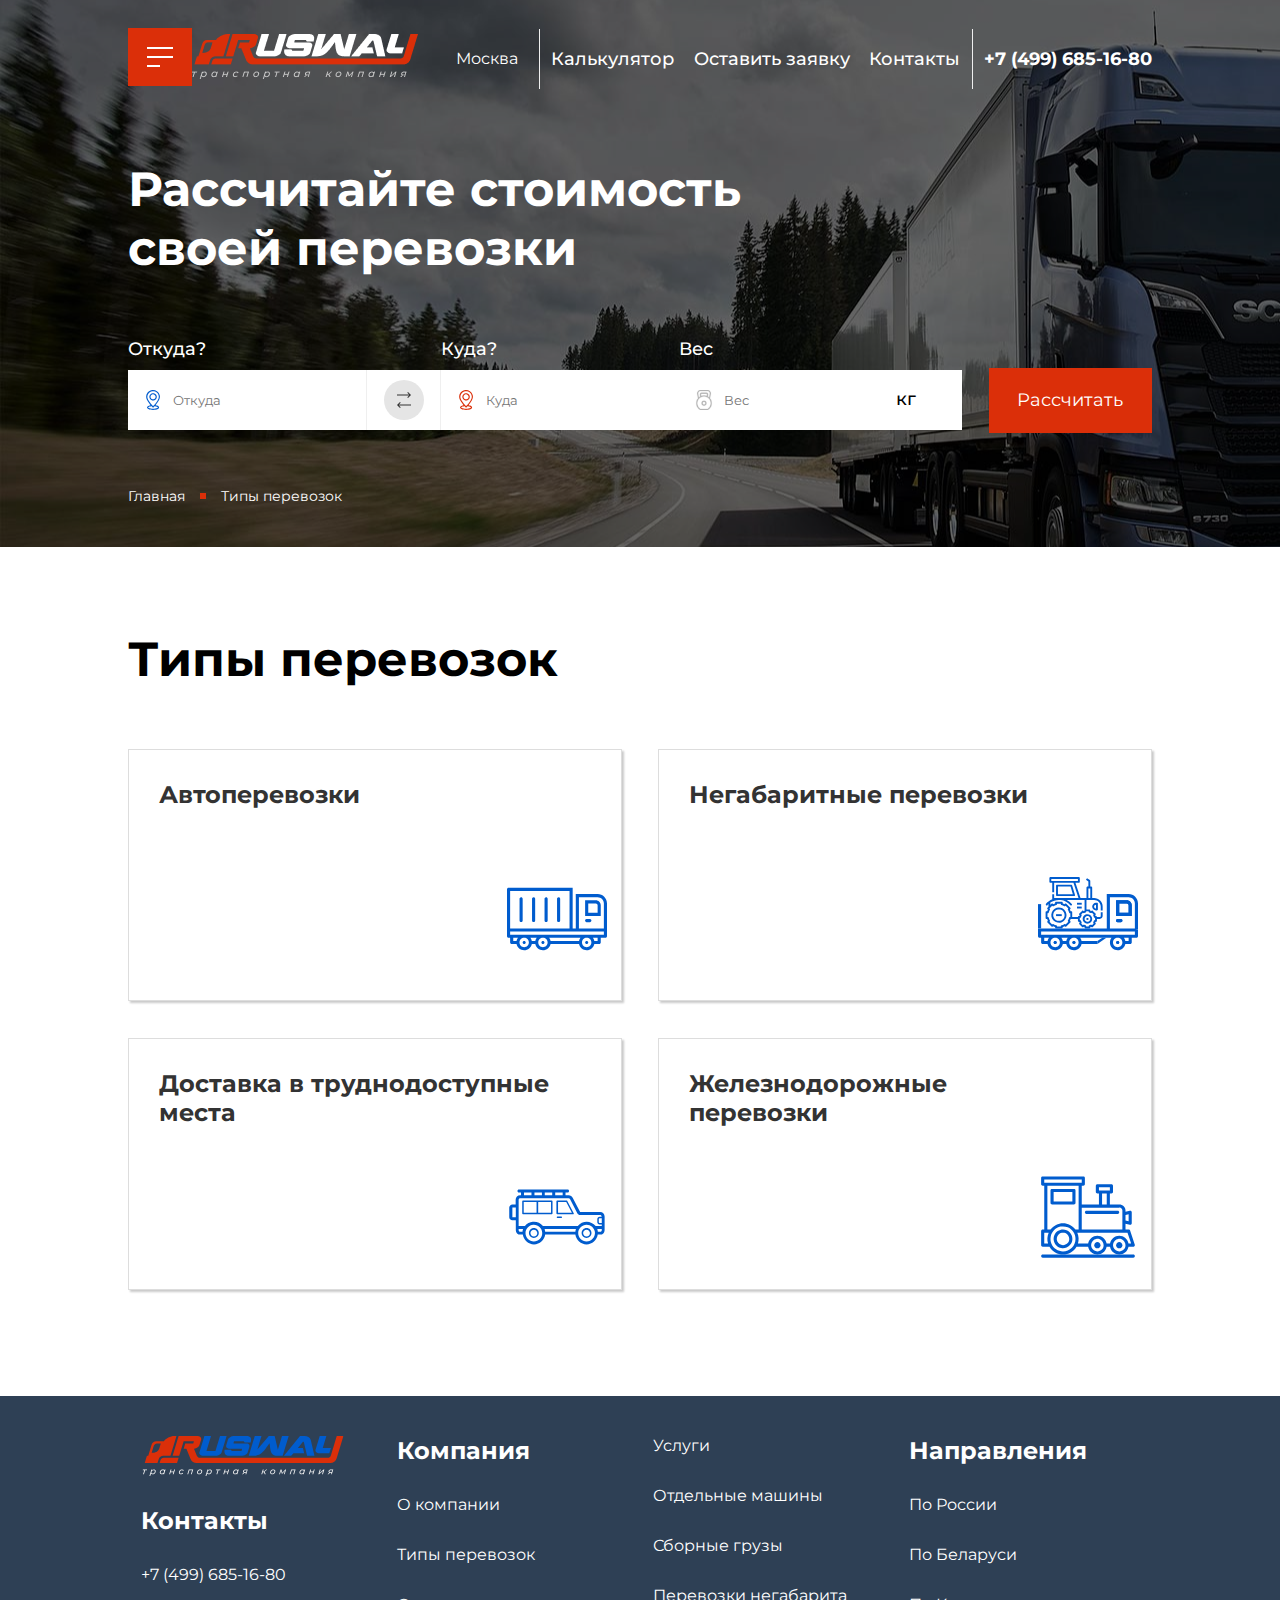
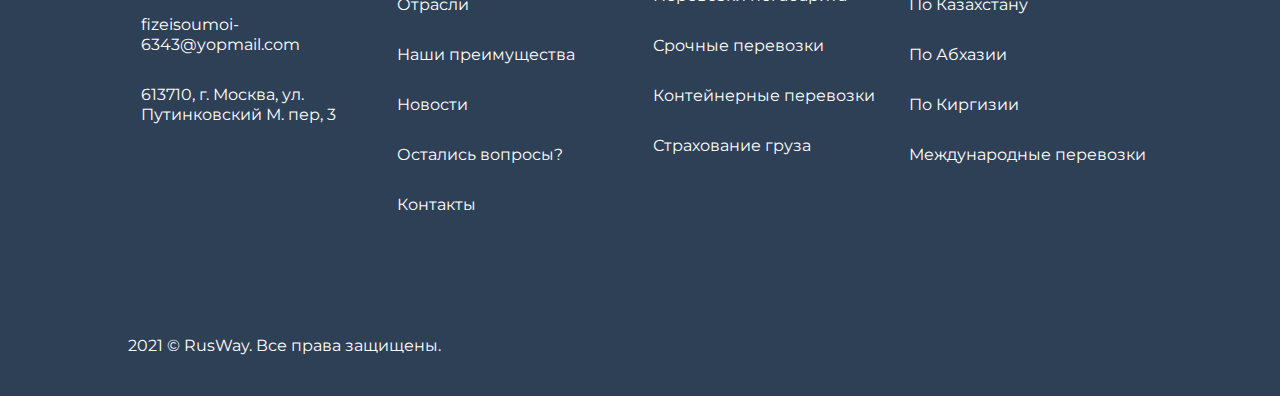
<file: serega_web/pages/typesperevozok.html>
<!DOCTYPE html>

<head>
  <meta charset="UTF-8">
  <meta http-equiv="X-UA-Compatible" content="IE=edge">
  <meta name="viewport" content="width=device-width, initial-scale=1.0">
  <link rel="stylesheet" href="../css/styles.css">
  <title>Виды траспортировок</title>
  <link rel="stylesheet" href="https://cdn.jsdelivr.net/npm/swiper@8/swiper-bundle.min.css" />

  <script src="https://cdn.jsdelivr.net/npm/swiper@8/swiper-bundle.min.js"></script>
</head>

<body>
  <div class="navmenu">
    <div class="navmenu__firstpage">
      <div class="navmenu__firstpage__exitrow">
        <img src="../img/menu_exit.svg" alt="" class="navmenu__firstpage__exitrow-icon">
      </div>
      <div class="navmenu__firstpage__content">
        <p class="navmenu__firstpage__content-p menu2">О компании</p>
        <a href="../pages/typesperevozok.html" class="navmenu__firstpage__content-link">Виды транспортировок</a>
        <a href="../pages/services.html" class="navmenu__firstpage__content-link">Услуги</a>
        <a href="" class="navmenu__firstpage__content-link">Вопросы</a>
        <a href="../pages/otrasl_uslugi.html" class="navmenu__firstpage__content-link">Отраслевые услуги</a>
        <a href="../pages/contacts.html" class="navmenu__firstpage__content-link">Контакты</a>
        <a href="" class="navmenu__firstpage__content-link">Калькулятор</a>
      </div>
    </div>
    <div class="navmenu__secondpage">
      <div class="navmenu__secondpage__exitrow"></div>
      <div class="navmenu__secondpage__content">
        <a href="" class="navmenu__secondpage__content-link">О нас</a>
        <a href="" class="navmenu__secondpage__content-link">Наша команда</a>
        <a href="" class="navmenu__secondpage__content-link">Документы</a>
        <a href="../pages/reviews.html" class="navmenu__secondpage__content-link">Отзывы</a>
        <a href="../pages/news.html" class="navmenu__secondpage__content-link">Новости</a>
      </div>
    </div>
  </div>
  <div class="header alternative">
    <div class="header__content">
      <div class="header__nav nav">
        <div class="header__nav burgerandlogo">
          <div class="header__nav-icon">
            <a href=""><img src="../img/burger-icon.svg" alt="burger-icon"></a>
          </div>
          <div class="header__nav-logo">
            <a href=""><img src="../img/logo.png" alt="logo"></a>
          </div>
        </div>
        <div class="header__nav-city city_alternative">
          <a href="" class="city_link">
            <p class="city_link-text">Москва</p>
          </a>
        </div>
        <span class="palka"></span>
        <div class="header__nav-list">
          <p>Калькулятор</p>
          <p>Оставить заявку</p>
          <a href="../pages/contacts.html" class="header__nav-list-link">Контакты</a>
        </div>
        <span class="palka"></span>
        <div class="header__nav-phone">
          <p class="number">+7 (499) 685-16-80</p>
        </div>

      </div>
      <div class="header__title-info title-info-alt">
        <h1 class="title-info__title">Рассчитайте стоимость своей перевозки</h1>
      </div>
      <div class="header__calculator calculator">
        <div class="input-wrapper">
          <div class="calculator__input">
            <span>Откуда?</span>
            <img src="../img/calc_1.svg" alt="calc1" class="calculator__input-icon">
            <input type="text" class="input-from" placeholder="Откуда" required>
          </div>
          <div class="fixknopki">
            <span>ы</span>
            <div class="calculator__input-reverse">
              <div class="calculator__input-reverse-imgWrapper">
                <img src="../img/coolicon.svg" alt="arrow" class="calculator__input-reverse-imgWrapper-top">
                <img src="../img/coolicon.svg" alt="arrow" class="calculator__input-reverse-imgWrapper-bot">
              </div>
            </div>
          </div>
          <div class="calculator__input">
            <span>Куда?</span>
            <img src="../img/calc_2.svg" alt="calc2" class="calculator__input-icon">
            <input type="text" class="input-where" placeholder="Куда" required>
          </div>
          <div class="calculator__input">
            <span>Вес</span>
            <img src="../img/calc_3.svg" alt="calc3" class="calculator__input-icon">
            <span class="input-weight-kg">кг</span>
            <input type="text" class="input-weight" placeholder="Вес" required>
          </div>

        </div>
        <button class="calculator__button">Рассчитать</button>
      </div>
      <div class="alternative__links">
        <a href="../pages/index.html" class="alternative__links-link">Главная</a>
        <div class="alternative__links-point"></div>
        <a href="../pages/typesperevozok.html" class="alternative__links-link">Типы перевозок</a>
      </div>
    </div>
  </div>
  <div class="perevozkitypes">
    <div class="perevozkitypes__content">
      <h1 class="perevozkitypes__content-title">Типы перевозок</h1>
      <div class="perevozkitypes__content__blocks">
        <div class="perevozkitypes__content__blocks_row">
          <div class="perevozkitypes__content__blocks_row-block">
            <p class="perevozkitypes__content__blocks_row-block-text">Автоперевозки</p>
            <svg class="perevozkitypes__content__blocks_row-block-img" width="100" height="100" viewBox="0 0 100 100" fill="none" xmlns="http://www.w3.org/2000/svg">
              <g clip-path="url(#clip0_1_1197)">
              <path d="M1.5625 18.75C0.699591 18.7501 8.6278e-05 19.4496 0 20.3125V60.9375V67.1875C8.6278e-05 68.0504 0.699591 68.7499 1.5625 68.75H3.125V73.4375C3.12509 74.3004 3.82459 74.9999 4.6875 75H9.53369V75.0063C10.2655 78.5573 13.4283 81.25 17.1875 81.25C20.9467 81.25 24.1095 78.5512 24.8413 75H28.2837V75.0063C29.0155 78.5573 32.1783 81.25 35.9375 81.25C39.6967 81.25 42.8595 78.5512 43.5913 75H72.0337V75.0063C72.7655 78.5573 75.9283 81.25 79.6875 81.25C83.4467 81.25 86.6095 78.5512 87.3413 75H92.1875C93.0504 74.9999 93.7499 74.3004 93.75 73.4375V68.75H98.3276H98.4375C99.3004 68.7499 99.9999 68.0504 100 67.1875L100.024 60.6201L98.4008 60.4981L98.4375 60.6506H100L100 34.375C100 29.2084 95.7917 25 90.625 25H68.75V28.125H68.7927V59.375H65.6677V18.7744L64.1296 18.75H64.1052H1.5625ZM3.125 21.875H62.5427V59.375H3.125V21.875ZM71.9177 28.125H90.625C94.1145 28.125 96.875 30.8856 96.875 34.375V59.375H71.9177V28.125ZM14.0808 28.1433C13.2179 28.1568 12.5292 28.8673 12.5427 29.7302V51.5137C12.5128 53.6267 15.6976 53.6267 15.6677 51.5137V29.7302C15.6815 28.8481 14.9629 28.1295 14.0808 28.1433ZM26.5808 28.1433C25.7179 28.1568 25.0292 28.8673 25.0427 29.7302V51.5137C25.0128 53.6267 28.1976 53.6267 28.1677 51.5137V29.7302C28.1815 28.8481 27.4629 28.1295 26.5808 28.1433ZM39.0808 28.1433C38.2179 28.1568 37.5292 28.8673 37.5427 29.7302V51.5137C37.5127 53.6267 40.6976 53.6267 40.6677 51.5137V29.7302C40.6815 28.8481 39.9629 28.1295 39.0808 28.1433ZM51.5808 28.1433C50.7179 28.1568 50.0292 28.8673 50.0427 29.7302V51.5137C50.0127 53.6267 53.1976 53.6267 53.1677 51.5137V29.7302C53.1815 28.8481 52.4629 28.1295 51.5808 28.1433ZM78.125 31.25V46.875H89.6851H93.75V45.3125V36.2854C93.75 33.5326 91.5075 31.25 88.7573 31.25H81.25H78.125ZM81.25 34.375H88.7573C89.8111 34.375 90.625 35.191 90.625 36.2854V43.75H89.6851H81.25V34.375ZM79.5532 50C77.4699 50.1058 77.6286 53.2308 79.7119 53.125H82.8369C84.9499 53.155 84.9499 49.9701 82.8369 50H79.7119C79.659 49.9973 79.6061 49.9973 79.5532 50ZM3.125 62.5H63.9954H96.875V65.625H92.1875H17.1875H3.125V62.5ZM6.25 68.75H10.9802C10.2871 69.6642 9.77114 70.7136 9.53369 71.875H6.25V68.75ZM17.1875 68.75C19.7948 68.75 21.875 70.8303 21.875 73.4375C21.875 76.045 19.7948 78.125 17.1875 78.125C14.5802 78.125 12.5 76.045 12.5 73.4375V73.4131C12.5132 70.8175 14.5884 68.75 17.1875 68.75ZM23.3948 68.75H29.7302C29.0371 69.6642 28.5211 70.7136 28.2837 71.875H24.8413C24.6039 70.7136 24.0879 69.6642 23.3948 68.75ZM35.9375 68.75C38.5448 68.75 40.625 70.8303 40.625 73.4375C40.625 76.045 38.5448 78.125 35.9375 78.125C33.3302 78.125 31.25 76.045 31.25 73.4375C31.25 70.8303 33.3302 68.75 35.9375 68.75ZM42.1448 68.75H73.4802C72.7871 69.6642 72.2711 70.7136 72.0337 71.875H43.5913C43.3539 70.7136 42.8379 69.6642 42.1448 68.75ZM79.6875 68.75C82.2948 68.75 84.375 70.8303 84.375 73.4375C84.375 76.045 82.2948 78.125 79.6875 78.125C77.0802 78.125 75 76.045 75 73.4375C75 70.8303 77.0802 68.75 79.6875 68.75ZM85.8948 68.75H90.625V71.875H87.3413C87.1039 70.7136 86.5879 69.6642 85.8948 68.75ZM17.1875 71.875C16.3246 71.875 15.625 72.5746 15.625 73.4375C15.625 74.3004 16.3246 75 17.1875 75C18.0504 75 18.75 74.3004 18.75 73.4375C18.75 72.5746 18.0504 71.875 17.1875 71.875ZM35.9375 71.875C35.0746 71.875 34.375 72.5746 34.375 73.4375C34.375 74.3004 35.0746 75 35.9375 75C36.8004 75 37.5 74.3004 37.5 73.4375C37.5 72.5746 36.8004 71.875 35.9375 71.875ZM79.6875 71.875C78.8246 71.875 78.125 72.5746 78.125 73.4375C78.125 74.3004 78.8246 75 79.6875 75C80.5504 75 81.25 74.3004 81.25 73.4375C81.25 72.5746 80.5504 71.875 79.6875 71.875Z"/>
              </g>
              <defs>
              <clipPath id="clip0_1_1197">
              <rect width="100" height="100" fill="white"/>
              </clipPath>
              </defs>
            </svg>
          </div>
          <div class="perevozkitypes__content__blocks_row-block">
            <p class="perevozkitypes__content__blocks_row-block-text">Негабаритные перевозки</p>
            <svg class="perevozkitypes__content__blocks_row-block-img" width="100" height="100" viewBox="0 0 100 100" fill="none" xmlns="http://www.w3.org/2000/svg">
              <g clip-path="url(#clip0_1_1183)">
              <path d="M35.9375 71.875C35.0746 71.875 34.375 72.5746 34.375 73.4375C34.375 74.3004 35.0746 75 35.9375 75C36.8004 75 37.5 74.3004 37.5 73.4375C37.5 72.5746 36.8004 71.875 35.9375 71.875Z" />
              <path d="M17.1875 71.875C16.3246 71.875 15.625 72.5746 15.625 73.4375C15.625 74.3004 16.3246 75 17.1875 75C18.0504 75 18.75 74.3004 18.75 73.4375C18.75 72.5746 18.0504 71.875 17.1875 71.875Z" />
              <path d="M79.6875 71.875C78.8246 71.875 78.125 72.5746 78.125 73.4375C78.125 74.3004 78.8246 75 79.6875 75C80.5504 75 81.25 74.3004 81.25 73.4375C81.25 72.5746 80.5504 71.875 79.6875 71.875Z" />
              <path fill-rule="evenodd" clip-rule="evenodd" d="M78.125 31.25V46.875H89.6851H93.75V45.3125V36.2854C93.75 33.5326 91.5075 31.25 88.7573 31.25H81.25H78.125ZM88.7573 34.375H81.25V43.75H89.6851H90.625V36.2854C90.625 35.191 89.8111 34.375 88.7573 34.375Z" />
              <path d="M79.5532 50C77.4699 50.1058 77.6286 53.2308 79.7119 53.125H82.8369C84.9499 53.155 84.9499 49.9701 82.8369 50H79.7119C79.659 49.9973 79.6061 49.9973 79.5532 50Z"/>
              <path fill-rule="evenodd" clip-rule="evenodd" d="M0 59.375V67.1875C8.6278e-05 68.0504 0.699591 68.7499 1.5625 68.75H3.125V73.4375C3.12509 74.3004 3.82459 74.9999 4.6875 75H9.53369V75.0063C10.2655 78.5573 13.4283 81.25 17.1875 81.25C20.9467 81.25 24.1095 78.5512 24.8413 75H28.2837V75.0063C29.0155 78.5573 32.1783 81.25 35.9375 81.25C39.6967 81.25 42.8595 78.5512 43.5913 75L59.3645 75.0063V71.8813L43.5913 71.875C43.3539 70.7136 42.8379 69.6642 42.1448 68.75H64.3813H68.3946H73.4802C72.7871 69.6642 72.2711 70.7136 72.0337 71.875C71.9119 73.0386 71.8907 73.7166 72.0337 75V75.0063C72.7655 78.5573 75.9283 81.25 79.6875 81.25C83.4467 81.25 86.6095 78.5512 87.3413 75H92.1875C93.0504 74.9999 93.7499 74.3004 93.75 73.4375V68.75H98.3276H98.4375C99.3004 68.7499 99.9999 68.0504 100 67.1875L100.024 60.6201L100 60.6183V60.6506H98.4375L98.4008 60.4981L100 60.6183L100 34.375C100 29.2084 95.7917 25 90.625 25H68.75V28.125H68.7927V59.375H62.5427H3.125H0ZM90.625 28.125H71.9177V59.375H96.875V34.375C96.875 30.8856 94.1145 28.125 90.625 28.125ZM63.9954 62.5H3.125V65.625H17.1875H92.1875H96.875V62.5H63.9954ZM10.9802 68.75H6.25V71.875H9.53369C9.77114 70.7136 10.2871 69.6642 10.9802 68.75ZM21.875 73.4375C21.875 70.8303 19.7948 68.75 17.1875 68.75C14.5884 68.75 12.5132 70.8175 12.5 73.4131V73.4375C12.5 76.045 14.5802 78.125 17.1875 78.125C19.7948 78.125 21.875 76.045 21.875 73.4375ZM29.7302 68.75H23.3948C24.0879 69.6642 24.6039 70.7136 24.8413 71.875H28.2837C28.5211 70.7136 29.0371 69.6642 29.7302 68.75ZM40.625 73.4375C40.625 70.8303 38.5448 68.75 35.9375 68.75C33.3302 68.75 31.25 70.8303 31.25 73.4375C31.25 76.045 33.3302 78.125 35.9375 78.125C38.5448 78.125 40.625 76.045 40.625 73.4375ZM84.375 73.4375C84.375 70.8303 82.2948 68.75 79.6875 68.75C77.0802 68.75 75 70.8303 75 73.4375C75 76.045 77.0802 78.125 79.6875 78.125C82.2948 78.125 84.375 76.045 84.375 73.4375ZM90.625 68.75H85.8948C86.5879 69.6642 87.1039 70.7136 87.3413 71.875H90.625V68.75Z" />
              <path fill-rule="evenodd" clip-rule="evenodd" d="M78.125 73.4375C78.125 72.5746 78.8246 71.875 79.6875 71.875C80.5504 71.875 81.25 72.5746 81.25 73.4375C81.25 74.3004 80.5504 75 79.6875 75C78.8246 75 78.125 74.3004 78.125 73.4375ZM35.9375 71.875C35.0746 71.875 34.375 72.5746 34.375 73.4375C34.375 74.3004 35.0746 75 35.9375 75C36.8004 75 37.5 74.3004 37.5 73.4375C37.5 72.5746 36.8004 71.875 35.9375 71.875ZM17.1875 71.875C16.3246 71.875 15.625 72.5746 15.625 73.4375C15.625 74.3004 16.3246 75 17.1875 75C18.0504 75 18.75 74.3004 18.75 73.4375C18.75 72.5746 18.0504 71.875 17.1875 71.875ZM78.125 46.875V31.25H81.25H88.7573C91.5075 31.25 93.75 33.5326 93.75 36.2854V45.3125V46.875H89.6851H78.125ZM79.7119 53.125C77.6286 53.2308 77.4699 50.1058 79.5532 50C79.6061 49.9973 79.659 49.9973 79.7119 50H82.8369C84.9499 49.9701 84.9499 53.155 82.8369 53.125H79.7119ZM88.7573 34.375H81.25V43.75H89.6851H90.625V36.2854C90.625 35.191 89.8111 34.375 88.7573 34.375Z" />
              <path d="M59.3645 71.8813V75.0063L68.3946 68.75H64.3813L59.3645 71.8813Z" />
              <path d="M0 59.375H3.125V35.1171H0V59.375Z" />
              <path d="M56.0926 29.0238H54.1904V18.5618C54.1904 18.3096 54.0902 18.0677 53.9118 17.8893C53.7335 17.7109 53.4916 17.6107 53.2393 17.6107H52.2882V11.9042C52.2883 11.7477 52.2496 11.5935 52.1758 11.4555C52.102 11.3175 51.9952 11.1998 51.865 11.1129L49.0117 9.21072L47.956 10.7933L50.3861 12.413V17.6107H49.435C49.1827 17.6107 48.9408 17.7109 48.7625 17.8893C48.5841 18.0677 48.4839 18.3096 48.4839 18.5618V29.0238H42.5111L37.4389 13.8064H40.8752C41.1274 13.8064 41.3694 13.7062 41.5477 13.5278C41.7261 13.3494 41.8263 13.1075 41.8263 12.8553V9.05094C41.8263 8.7987 41.7261 8.55678 41.5477 8.37842C41.3694 8.20006 41.1274 8.09985 40.8752 8.09985H12.3426C12.0903 8.09985 11.8484 8.20006 11.6701 8.37842C11.4917 8.55678 11.3915 8.7987 11.3915 9.05094V12.8553C11.3915 13.1075 11.4917 13.3494 11.6701 13.5278C11.8484 13.7062 12.0903 13.8064 12.3426 13.8064H14.2448V23.2868H16.1469V13.8064H35.434L40.5062 29.0238H16.1469V25.2803H14.2448V29.9749C14.2457 30.1061 14.2742 30.2357 14.3285 30.3553C11.9042 31.3577 9.74282 32.9041 8.01134 34.8749C7.84524 35.0648 7.76139 35.3129 7.77825 35.5647C7.7951 35.8165 7.91128 36.0512 8.10122 36.2173C8.29116 36.3834 8.5393 36.4673 8.79106 36.4504C9.04282 36.4336 9.27758 36.3174 9.44368 36.1274C9.75944 35.767 10.0961 35.4303 10.4404 35.1041V37.7738L9.46936 38.7458C9.29106 38.9241 9.19089 39.166 9.19089 39.4182C9.19089 39.6704 9.29106 39.9123 9.46936 40.0906L9.9021 40.5224C9.60238 41.1065 9.35078 41.714 9.14979 42.339H8.53825C8.286 42.339 8.04409 42.4392 7.86573 42.6176C7.68736 42.7959 7.58716 43.0378 7.58716 43.2901V48.9966C7.58716 49.2488 7.68736 49.4908 7.86573 49.6691C8.04409 49.8475 8.286 49.9477 8.53825 49.9477H9.14979C9.35103 50.5724 9.6023 51.1799 9.90115 51.7643L9.46936 52.1961C9.29106 52.3744 9.19089 52.6163 9.19089 52.8685C9.19089 53.1207 9.29106 53.3625 9.46936 53.5409L13.5048 57.5764C13.6832 57.7547 13.925 57.8548 14.1772 57.8548C14.4294 57.8548 14.6713 57.7547 14.8497 57.5764L15.2815 57.1446C15.8659 57.4432 16.4734 57.6945 17.098 57.8959V58.5075C17.098 58.7597 17.1982 59.0016 17.3766 59.18C17.555 59.3584 17.7969 59.4586 18.0491 59.4586H23.7556C24.0079 59.4586 24.2498 59.3584 24.4282 59.18C24.6065 59.0016 24.7067 58.7597 24.7067 58.5075V57.8959C25.3314 57.6945 25.9388 57.4432 26.5233 57.1446L26.9551 57.5764C27.1334 57.7547 27.3753 57.8548 27.6275 57.8548C27.8797 57.8548 28.1216 57.7547 28.2999 57.5764L32.3354 53.5409C32.5137 53.3625 32.6139 53.1207 32.6139 52.8685C32.6139 52.6163 32.5137 52.3744 32.3354 52.1961L31.9036 51.7643C32.2024 51.1799 32.4537 50.5724 32.655 49.9477H39.9241V51.8499C39.9241 52.0619 39.995 52.2678 40.1254 52.435C40.2559 52.6021 40.4384 52.7209 40.6441 52.7724L41.4259 52.9683C41.4896 53.1386 41.5609 53.3079 41.637 53.4743L41.2214 54.1658C41.1122 54.3477 41.0671 54.561 41.0931 54.7716C41.1191 54.9822 41.2148 55.1781 41.365 55.328L44.0547 58.0177C44.2046 58.1676 44.4002 58.2632 44.6106 58.2892C44.821 58.3152 45.0341 58.2702 45.216 58.1613L45.9083 57.7466C46.0757 57.8217 46.245 57.8921 46.4143 57.9568L46.6102 58.7376C46.6616 58.9435 46.7803 59.1263 46.9474 59.2569C47.1146 59.3875 47.3207 59.4585 47.5328 59.4586H51.3372C51.5493 59.4585 51.7553 59.3875 51.9225 59.2569C52.0897 59.1263 52.2084 58.9435 52.2597 58.7376L52.4556 57.9568C52.6249 57.8921 52.7942 57.8217 52.9616 57.7466L53.654 58.1613C53.8359 58.2702 54.0489 58.3152 54.2593 58.2892C54.4697 58.2632 54.6654 58.1676 54.8153 58.0177L57.505 55.328C57.6551 55.1781 57.7508 54.9822 57.7768 54.7716C57.8029 54.561 57.7577 54.3477 57.6486 54.1658L57.2329 53.4743C57.309 53.3079 57.3804 53.1386 57.4441 52.9683L58.2259 52.7724C58.4315 52.7209 58.6141 52.6021 58.7445 52.435C58.875 52.2678 58.9458 52.0619 58.9458 51.8499V49.9477H61.7991C62.5558 49.9477 63.2816 49.6471 63.8167 49.112C64.3518 48.5769 64.6524 47.8512 64.6524 47.0944V43.2511H62.7502V47.0944C62.7502 47.3467 62.65 47.5886 62.4716 47.767C62.2933 47.9453 62.0513 48.0455 61.7991 48.0455H58.9458C58.9458 47.8335 58.875 47.6275 58.7445 47.4604C58.6141 47.2933 58.4315 47.1745 58.2259 47.123L57.4441 46.927C57.3804 46.7568 57.309 46.5875 57.2329 46.4211L57.6486 45.7296C57.7577 45.5476 57.8029 45.3344 57.7768 45.1238C57.7508 44.9132 57.6551 44.7173 57.505 44.5674L54.8153 41.8777C54.6654 41.7278 54.4697 41.6322 54.2593 41.6062C54.0489 41.5802 53.8359 41.6252 53.654 41.7341L52.9616 42.1488C52.7942 42.0736 52.6249 42.0033 52.4556 41.9386L52.2597 41.1577C52.2084 40.9519 52.0897 40.7691 51.9225 40.6385C51.7553 40.5079 51.5493 40.4369 51.3372 40.4368H48.4839V30.9259H56.0926C57.8577 30.928 59.5499 31.63 60.798 32.8781C62.0461 34.1262 62.7482 35.8185 62.7502 37.5836V41.3879H64.6524V37.5836C64.6498 35.3141 63.7472 33.1384 62.1425 31.5337C60.5378 29.9289 58.362 29.0263 56.0926 29.0238ZM15.1959 11.9042H13.2937V10.002H39.9241V11.9042H15.1959ZM32.3154 48.0455H31.9407C31.7299 48.0456 31.5251 48.1157 31.3584 48.2448C31.1918 48.3739 31.0727 48.5547 31.02 48.7588C30.777 49.7031 30.4024 50.6085 29.9073 51.4485C29.8001 51.6301 29.7564 51.8422 29.7829 52.0513C29.8094 52.2605 29.9047 52.4549 30.0537 52.6041L30.3172 52.8685L27.6275 55.5591L27.3631 55.2957C27.2139 55.1464 27.0193 55.051 26.8099 55.0245C26.6005 54.9979 26.3883 55.0418 26.2066 55.1492C25.3669 55.6445 24.4618 56.0194 23.5179 56.2629C23.3137 56.3156 23.1329 56.4346 23.0038 56.6013C22.8747 56.7679 22.8046 56.9728 22.8045 57.1836V57.5564H19.0002V57.1826C19.0001 56.9718 18.9301 56.767 18.8009 56.6003C18.6718 56.4337 18.491 56.3147 18.2869 56.262C17.3429 56.0184 16.4379 55.6435 15.5982 55.1482C15.4165 55.0409 15.2042 54.997 14.9948 55.0235C14.7855 55.05 14.5908 55.1454 14.4416 55.2947L14.1772 55.5582L11.4866 52.8685L11.7501 52.6041C11.8991 52.4549 11.9944 52.2605 12.0209 52.0513C12.0474 51.8422 12.0037 51.6301 11.8965 51.4485C11.4014 50.6085 11.0268 49.7031 10.7838 48.7588C10.7311 48.5549 10.6122 48.3742 10.4458 48.2451C10.2793 48.116 10.0747 48.0458 9.86406 48.0455H9.48933V44.2412H9.86406C10.0749 44.2411 10.2797 44.171 10.4463 44.0419C10.613 43.9128 10.732 43.732 10.7847 43.5279C11.0278 42.5836 11.4024 41.6782 11.8975 40.8382C12.0046 40.6566 12.0484 40.4445 12.0218 40.2353C11.9953 40.0262 11.9001 39.8317 11.751 39.6826L11.4866 39.4182L14.1772 36.7276L14.4416 36.991C14.5908 37.1403 14.7855 37.2357 14.9948 37.2622C15.2042 37.2887 15.4165 37.2449 15.5982 37.1375C16.4379 36.6422 17.3429 36.2673 18.2869 36.0238C18.491 35.9711 18.6718 35.852 18.8009 35.6854C18.9301 35.5188 19.0001 35.3139 19.0002 35.1031V34.7303H22.8045V35.1041C22.8046 35.3149 22.8747 35.5197 23.0038 35.6863C23.1329 35.853 23.3137 35.972 23.5179 36.0247C24.4618 36.2683 25.3669 36.6432 26.2066 37.1385C26.3883 37.2458 26.6005 37.2897 26.8099 37.2632C27.0193 37.2367 27.2139 37.1413 27.3631 36.992L27.6275 36.7285L30.3181 39.4182L30.0547 39.6826C29.9056 39.8317 29.8104 40.0262 29.7839 40.2353C29.7573 40.4445 29.8011 40.6566 29.9082 40.8382C30.4033 41.6782 30.7779 42.5836 31.021 43.5279C31.0737 43.732 31.1927 43.9128 31.3594 44.0419C31.526 44.171 31.7308 44.2411 31.9416 44.2412H32.3154V48.0455ZM50.5944 42.339L50.7351 42.9011C50.7747 43.0605 50.855 43.2069 50.968 43.326C51.081 43.4452 51.2229 43.5331 51.3799 43.5811C51.7884 43.7055 52.1837 43.8696 52.5602 44.0709C52.7052 44.148 52.8677 44.1863 53.0319 44.182C53.1961 44.1776 53.3563 44.1308 53.4971 44.0462L53.9954 43.7476L55.6351 45.3872L55.3355 45.8856C55.2508 46.0267 55.2042 46.1874 55.2002 46.3519C55.1962 46.5165 55.235 46.6792 55.3127 46.8243C55.5138 47.2003 55.6779 47.595 55.8025 48.0027C55.8504 48.1595 55.938 48.3013 56.0568 48.4143C56.1756 48.5273 56.3216 48.6076 56.4806 48.6476L57.0437 48.7883V51.1071L56.4806 51.2478C56.3216 51.2877 56.1756 51.3681 56.0568 51.4811C55.938 51.5941 55.8504 51.7358 55.8025 51.8927C55.6779 52.3004 55.5138 52.6951 55.3127 53.0711C55.235 53.2161 55.1962 53.3789 55.2002 53.5434C55.2042 53.708 55.2508 53.8687 55.3355 54.0098L55.6351 54.5082L54.0002 56.1478L53.5018 55.8492C53.3611 55.7645 53.2008 55.7178 53.0367 55.7134C52.8725 55.7091 52.71 55.7473 52.565 55.8245C52.1885 56.0258 51.7932 56.1898 51.3847 56.3143C51.2277 56.3623 51.0857 56.4502 50.9727 56.5693C50.8597 56.6885 50.7795 56.8349 50.7399 56.9943L50.5944 57.5564H48.2756L48.1348 56.9943C48.0952 56.8349 48.015 56.6885 47.902 56.5693C47.789 56.4502 47.6471 56.3623 47.49 56.3143C47.0816 56.1898 46.6862 56.0258 46.3097 55.8245C46.1647 55.7473 46.0022 55.7091 45.838 55.7134C45.6739 55.7178 45.5136 55.7645 45.3729 55.8492L44.8745 56.1478L43.2348 54.5129L43.5344 54.0145C43.6191 53.8734 43.6658 53.7127 43.6698 53.5482C43.6738 53.3837 43.635 53.2209 43.5573 53.0758C43.3561 52.6998 43.1921 52.3052 43.0675 51.8974C43.0196 51.7406 42.932 51.5988 42.8132 51.4858C42.6944 51.3728 42.5484 51.2925 42.3893 51.2526L41.8263 51.1071V48.7883L42.3893 48.6476C42.5484 48.6076 42.6944 48.5273 42.8132 48.4143C42.932 48.3013 43.0196 48.1595 43.0675 48.0027C43.1923 47.5947 43.3563 47.1998 43.5573 46.8234C43.6348 46.6784 43.6735 46.5158 43.6695 46.3515C43.6655 46.1871 43.619 46.0266 43.5344 45.8856L43.2348 45.3872L44.8745 43.7476L45.3729 44.0462C45.5136 44.1308 45.6739 44.1776 45.838 44.182C46.0022 44.1863 46.1647 44.148 46.3097 44.0709C46.6862 43.8696 47.0816 43.7055 47.49 43.5811C47.6471 43.5331 47.789 43.4452 47.902 43.326C48.015 43.2069 48.0952 43.0605 48.1348 42.9011L48.2756 42.339H50.5944ZM46.5817 41.2719L46.4143 41.9376C46.245 42.0023 46.0757 42.0727 45.9083 42.1478L45.216 41.7332C45.0341 41.6242 44.821 41.5792 44.6106 41.6052C44.4002 41.6313 44.2046 41.7268 44.0547 41.8768L41.365 44.5664C41.2148 44.7164 41.1191 44.9122 41.0931 45.1228C41.0671 45.3334 41.1122 45.5467 41.2214 45.7287L41.637 46.4192C41.5609 46.5866 41.4896 46.7558 41.4259 46.9261L40.6441 47.122C40.4383 47.1736 40.2556 47.2925 40.1251 47.4598C39.9947 47.6272 39.9239 47.8333 39.9241 48.0455H34.2176V43.2901C34.2176 43.0378 34.1174 42.7959 33.939 42.6176C33.7607 42.4392 33.5187 42.339 33.2665 42.339H32.655C32.454 41.714 32.2024 41.1065 31.9026 40.5224L32.3354 40.0906C32.5137 39.9123 32.6139 39.6704 32.6139 39.4182C32.6139 39.166 32.5137 38.9241 32.3354 38.7458L28.2999 34.7103C28.1216 34.532 27.8797 34.4319 27.6275 34.4319C27.3753 34.4319 27.1334 34.532 26.9551 34.7103L26.5233 35.1421C25.9388 34.8435 25.3314 34.5922 24.7067 34.3908V33.7792C24.7067 33.527 24.6065 33.2851 24.4282 33.1067C24.2498 32.9283 24.0079 32.8281 23.7556 32.8281H18.0491C17.7969 32.8281 17.555 32.9283 17.3766 33.1067C17.1982 33.2851 17.098 33.527 17.098 33.7792V34.3908C16.4734 34.5922 15.8659 34.8435 15.2815 35.1421L14.8497 34.7103C14.6713 34.532 14.4294 34.4319 14.1772 34.4319C13.925 34.4319 13.6832 34.532 13.5048 34.7103L12.3426 35.8716V33.589C15.4107 31.484 19.1454 30.58 22.8365 31.0489C26.5276 31.5178 29.9177 33.3269 32.362 36.1322C32.5284 36.3206 32.7626 36.4355 33.0135 36.4518C33.2644 36.468 33.5115 36.3843 33.7008 36.2188C33.8901 36.0534 34.0062 35.8198 34.0237 35.569C34.0412 35.3182 33.9588 35.0707 33.7944 34.8806C32.3603 33.2504 30.6289 31.9083 28.6927 30.9259H46.5817V41.2719ZM50.3861 29.0238V19.5129H52.2882V29.0238H50.3861Z" />
              <path d="M57.9954 33.7793C56.9864 33.7793 56.0188 34.1801 55.3053 34.8936C54.5919 35.607 54.191 36.5747 54.191 37.5836C54.191 38.5926 54.5919 39.5603 55.3053 40.2737C56.0188 40.9872 56.9864 41.388 57.9954 41.388H58.9465C59.1987 41.388 59.4406 41.2878 59.619 41.1094C59.7974 40.9311 59.8976 40.6891 59.8976 40.4369V34.7304C59.8976 34.4781 59.7974 34.2362 59.619 34.0579C59.4406 33.8795 59.1987 33.7793 58.9465 33.7793H57.9954ZM57.9954 39.4858C57.4909 39.4858 57.0071 39.2854 56.6503 38.9287C56.2936 38.572 56.0932 38.0881 56.0932 37.5836C56.0932 37.0792 56.2936 36.5953 56.6503 36.2386C57.0071 35.8819 57.4909 35.6815 57.9954 35.6815V39.4858Z" />
              <path d="M43.7294 33.7793H38.974V35.6815H43.7294V33.7793Z" />
              <path d="M43.7294 37.5837H38.974V39.4859H43.7294V37.5837Z" />
              <path d="M36.121 27.1218C36.2693 27.1218 36.4155 27.0871 36.5479 27.0206C36.6804 26.9541 36.7955 26.8575 36.884 26.7386C36.9725 26.6197 37.032 26.4817 37.0577 26.3357C37.0835 26.1897 37.0747 26.0397 37.0322 25.8977L34.1789 16.3869C34.1202 16.1909 33.9998 16.019 33.8357 15.8969C33.6715 15.7747 33.4724 15.7087 33.2678 15.7087H19.0014C18.7492 15.7087 18.5073 15.8089 18.3289 15.9873C18.1506 16.1657 18.0504 16.4076 18.0504 16.6598V26.1707C18.0504 26.4229 18.1506 26.6649 18.3289 26.8432C18.5073 27.0216 18.7492 27.1218 19.0014 27.1218H36.121ZM19.9525 17.6109H32.5602L34.8428 25.2196H19.9525V17.6109ZM20.9036 38.5348C19.3988 38.5348 17.9277 38.9811 16.6765 39.8171C15.4252 40.6532 14.45 41.8415 13.8741 43.2318C13.2982 44.6221 13.1475 46.152 13.4411 47.6279C13.7347 49.1038 14.4594 50.4596 15.5235 51.5237C16.5876 52.5878 17.9433 53.3124 19.4192 53.606C20.8952 53.8996 22.425 53.7489 23.8153 53.173C25.2057 52.5972 26.394 51.6219 27.23 50.3707C28.0661 49.1194 28.5123 47.6484 28.5123 46.1435C28.5101 44.1263 27.7077 42.1923 26.2813 40.7659C24.8549 39.3394 22.9209 38.5371 20.9036 38.5348ZM20.9036 51.85C19.775 51.85 18.6717 51.5154 17.7332 50.8883C16.7948 50.2613 16.0634 49.37 15.6315 48.3273C15.1996 47.2846 15.0866 46.1372 15.3067 45.0302C15.5269 43.9233 16.0704 42.9065 16.8685 42.1084C17.6666 41.3103 18.6834 40.7668 19.7903 40.5466C20.8973 40.3265 22.0447 40.4395 23.0874 40.8714C24.1301 41.3033 25.0214 42.0347 25.6484 42.9731C26.2755 43.9116 26.6101 45.0149 26.6101 46.1435C26.6086 47.6565 26.0069 49.1071 24.9371 50.177C23.8672 51.2468 22.4166 51.8485 20.9036 51.85Z" />
              <path d="M23.7561 45.1921H18.0496V47.0943H23.7561V45.1921Z" />
              <path d="M44.6801 49.9476C44.6801 50.8881 44.959 51.8075 45.4815 52.5895C46.004 53.3716 46.7467 53.9811 47.6157 54.341C48.4846 54.7009 49.4408 54.7951 50.3632 54.6116C51.2857 54.4281 52.133 53.9752 52.7981 53.3102C53.4631 52.6451 53.9161 51.7978 54.0995 50.8753C54.283 49.9528 54.1889 48.9967 53.8289 48.1277C53.469 47.2588 52.8595 46.5161 52.0775 45.9936C51.2954 45.471 50.376 45.1921 49.4355 45.1921C48.1747 45.1936 46.966 45.6952 46.0746 46.5866C45.1831 47.4781 44.6816 48.6868 44.6801 49.9476ZM49.4355 47.0943C49.9998 47.0943 50.5515 47.2617 51.0207 47.5752C51.4899 47.8887 51.8556 48.3343 52.0716 48.8557C52.2875 49.377 52.344 49.9507 52.2339 50.5042C52.1238 51.0577 51.8521 51.5661 51.453 51.9651C51.054 52.3642 50.5456 52.6359 49.9921 52.746C49.4387 52.8561 48.865 52.7996 48.3436 52.5836C47.8222 52.3677 47.3766 52.002 47.0631 51.5328C46.7496 51.0635 46.5822 50.5119 46.5822 49.9476C46.5822 49.1908 46.8828 48.4651 47.4179 47.93C47.953 47.3949 48.6788 47.0943 49.4355 47.0943Z" />
              <path d="M50.3872 48.9968H48.485V50.899H50.3872V48.9968Z" />
              </g>
              <defs>
              <clipPath id="clip0_1_1183">
              <rect width="100" height="100" fill="white"/>
              </clipPath>
              </defs>
              </svg>              
          </div>
        </div>
        <div class="perevozkitypes__content__blocks_row">
          <div class="perevozkitypes__content__blocks_row-block">
            <p class="perevozkitypes__content__blocks_row-block-text">Доставка 
              в труднодоступные места</p>
              <svg class="perevozkitypes__content__blocks_row-block-img2" width="100" height="100" viewBox="0 0 100 100" fill="none" xmlns="http://www.w3.org/2000/svg">
                <path d="M5.3731 53.1344H8.80593C8.80593 53.2836 8.80593 63.5821 8.80593 63.1344C8.80593 65.6717 10.7462 67.612 13.2835 67.612H15.8209C16.5671 73.1344 21.3432 77.4627 27.0149 77.4627C32.6865 77.4627 37.4627 73.1344 38.2089 67.612H68.3582C69.1044 73.1344 73.8806 77.4627 79.5522 77.4627C85.2238 77.4627 90 73.1344 90.7462 67.612H93.1343C95.6716 67.612 97.6119 65.6717 97.6119 63.1344V49.5523C97.6119 47.015 95.6716 45.0747 93.1343 45.0747H73.4328C73.2835 45.0747 73.1343 45.0747 73.1343 44.9254L65.6716 30.7463C64.9253 29.2538 63.4328 28.3582 61.6418 28.3582H58.5074V25.5224H60.597C61.4925 25.5224 62.0895 24.9254 62.0895 24.0299C62.0895 23.1344 61.4925 22.5374 60.597 22.5374H11.9403C11.0447 22.5374 10.4477 23.1344 10.4477 24.0299C10.4477 24.9254 11.0447 25.5224 11.9403 25.5224H14.0298V28.3582H13.1343C10.597 28.3582 8.65668 30.2985 8.65668 32.8359V37.4627H5.3731C3.73131 37.4627 2.23877 38.806 2.23877 40.5971V50.1493C2.23877 51.7911 3.58205 53.1344 5.3731 53.1344ZM11.6418 63.1344V62.0896H16.1194C15.8209 62.6866 15.6716 63.5821 15.5224 64.3284C15.5224 64.4776 15.5224 64.4776 15.5224 64.6269H13.1343C12.388 64.6269 11.6418 64.0299 11.6418 63.1344ZM26.8656 74.4777C22.2388 74.4777 18.5074 70.7463 18.5074 66.1194C18.5074 61.7911 21.9403 58.0597 26.2686 57.7612C31.194 57.4627 35.2238 61.1941 35.2238 66.1194C35.3731 70.7463 31.4925 74.4777 26.8656 74.4777ZM68.3582 64.6269H38.2089C38.0597 63.8806 37.7612 62.5373 37.6119 62.0896H68.9552C68.6567 62.8359 68.5074 63.7314 68.3582 64.6269ZM79.5522 74.4777C74.9253 74.4777 71.194 70.7463 71.194 66.1194C71.194 61.4926 75.0746 57.7612 79.5522 57.7612C83.8806 57.7612 87.3134 60.8956 87.9104 65.0747C88.5074 70.1493 84.6268 74.4777 79.5522 74.4777ZM90.8955 64.6269C90.7462 63.8806 90.4477 62.5373 90.2985 62.0896H94.7761V63.1344C94.7761 64.0299 94.1791 64.6269 93.2835 64.6269H90.8955ZM94.7761 55.9702H92.5373C92.0895 55.9702 91.791 55.6717 91.791 55.2239V52.0896C91.791 51.6418 92.0895 51.3433 92.5373 51.3433H94.7761V55.9702ZM55.6716 28.3582H48.2089V25.5224H55.6716V28.3582ZM37.7612 28.3582V25.5224H45.2238V28.3582H37.7612ZM27.4627 28.3582V25.5224H34.9253V28.3582H27.4627ZM17.0149 25.5224H24.4776V28.3582H17.0149V25.5224V25.5224ZM13.1343 31.3433C23.2835 31.3433 47.6119 31.3433 57.0149 31.3433H61.6418C62.2388 31.3433 62.6865 31.6418 62.985 32.0896L70.2985 46.2687C70.8955 47.3135 71.9403 48.0597 73.2835 48.0597H93.1343C94.0298 48.0597 94.6268 48.6568 94.6268 49.5523V49.8508H92.5373C91.3433 49.8508 90.2985 50.8956 90.2985 52.0896V55.2239C90.2985 56.4179 91.3433 57.4627 92.5373 57.4627H94.7761V59.1045H88.6567C86.4179 56.2687 82.985 54.6269 79.7015 54.6269C76.4179 54.6269 72.985 56.1194 70.7462 59.1045H35.9701C33.4328 55.8209 29.5522 54.3284 25.6716 54.7762C22.8358 55.0747 19.8507 56.5672 17.9104 59.1045H11.6418V32.8359C11.6418 31.9403 12.388 31.3433 13.1343 31.3433ZM5.3731 40.4478H8.80593V50.1493H5.3731V40.4478Z" />
                <path d="M50.2987 47.3134H66.1196C66.4182 47.3134 66.5674 47.1641 66.7167 47.0149C66.8659 46.7164 66.8659 46.5671 66.7167 46.2686L60.2988 34.0298C60.1495 33.7313 59.851 33.582 59.7017 33.582H50.1495C49.7017 33.582 49.4032 33.8805 49.4032 34.3283V46.5671C49.5525 46.8656 49.851 47.3134 50.2987 47.3134ZM51.045 35.0746H59.254L64.9256 45.8208H51.045V35.0746ZM26.8659 61.0447C24.1793 61.0447 21.9405 63.2835 21.9405 65.9701C21.9405 68.6567 24.1793 70.8955 26.8659 70.8955C29.5525 70.8955 31.7913 68.6567 31.7913 65.9701C31.7913 63.2835 29.7017 61.0447 26.8659 61.0447ZM26.8659 69.5522C24.9256 69.5522 23.4331 67.9104 23.4331 66.1193C23.4331 64.179 25.0749 62.6865 26.8659 62.6865C28.8062 62.6865 30.2987 64.3283 30.2987 66.1193C30.448 68.0596 28.8062 69.5522 26.8659 69.5522ZM79.5525 61.0447C76.8659 61.0447 74.6271 63.2835 74.6271 65.9701C74.6271 68.6567 76.8659 70.8955 79.5525 70.8955C82.239 70.8955 84.4779 68.6567 84.4779 65.9701C84.4779 63.2835 82.3883 61.0447 79.5525 61.0447ZM79.5525 69.5522C77.6122 69.5522 76.1196 67.9104 76.1196 66.1193C76.1196 64.179 77.7614 62.6865 79.5525 62.6865C81.3435 62.6865 82.9853 64.3283 82.9853 66.1193C83.1346 68.0596 81.4928 69.5522 79.5525 69.5522ZM15.9704 47.3134H44.7764C45.2241 47.3134 45.5226 47.0149 45.5226 46.5671V34.3283C45.5226 33.8805 45.2241 33.582 44.7764 33.582H15.9704C15.5226 33.582 15.2241 33.8805 15.2241 34.3283V46.5671C15.2241 46.8656 15.5226 47.3134 15.9704 47.3134ZM44.0301 45.8208H31.1943V35.0746H44.0301V45.8208ZM16.7167 35.0746H29.5525V45.8208H16.7167V35.0746V35.0746ZM54.3286 49.5522H50.448C50.0002 49.5522 49.7017 49.8507 49.7017 50.2985C49.7017 50.7462 50.0002 51.0447 50.448 51.0447H54.3286C54.7764 51.0447 55.0749 50.7462 55.0749 50.2985C55.0749 49.8507 54.7764 49.5522 54.3286 49.5522Z" />
              </svg>                
          </div>
          <div class="perevozkitypes__content__blocks_row-block">
            <p class="perevozkitypes__content__blocks_row-block-text">Железнодорожные перевозки</p>
            <svg class="perevozkitypes__content__blocks_row-block-img2" width="100" height="100" viewBox="0 0 100 100" fill="none" xmlns="http://www.w3.org/2000/svg">
              <path d="M38.5109 79.6875H50.1406C50.5079 81.8711 51.637 83.8539 53.3276 85.2839C55.0181 86.7139 57.1607 87.4985 59.375 87.4985C61.5892 87.4985 63.7319 86.7139 65.4224 85.2839C67.113 83.8539 68.2421 81.8711 68.6094 79.6875H72.0156C72.3829 81.8711 73.512 83.8539 75.2026 85.2839C76.8931 86.7139 79.0357 87.4985 81.25 87.4985C83.4642 87.4985 85.6068 86.7139 87.2974 85.2839C88.988 83.8539 90.1171 81.8711 90.4844 79.6875H95.3125C95.5601 79.6876 95.8041 79.6288 96.0245 79.516C96.2449 79.4032 96.4354 79.2397 96.5802 79.0389C96.725 78.8381 96.82 78.6057 96.8574 78.361C96.8948 78.1163 96.8735 77.8661 96.7953 77.6312L92.1078 63.5687C92.0041 63.2575 91.8051 62.9868 91.539 62.7949C91.2728 62.6031 90.9531 62.4999 90.625 62.5H87.5V56.6891L91.8078 57.7656C92.0382 57.8233 92.2787 57.8278 92.5111 57.7786C92.7434 57.7294 92.9615 57.6279 93.1488 57.4818C93.336 57.3356 93.4875 57.1488 93.5917 56.9353C93.6958 56.7219 93.75 56.4875 93.75 56.25V45.3125C93.75 45.075 93.6958 44.8406 93.5917 44.6272C93.4875 44.4137 93.336 44.2268 93.1488 44.0807C92.9615 43.9346 92.7434 43.8331 92.5111 43.7839C92.2787 43.7347 92.0382 43.7392 91.8078 43.7969L87.5 44.8734V43.75C87.5186 42.9242 87.3696 42.1031 87.0621 41.3364C86.7546 40.5697 86.2949 39.8733 85.7108 39.2892C85.1267 38.7051 84.4302 38.2454 83.6636 37.9379C82.8969 37.6304 82.0758 37.4814 81.25 37.5H71.875V26.5625H73.4375C73.8519 26.5625 74.2493 26.3979 74.5424 26.1049C74.8354 25.8118 75 25.4144 75 25V18.75C75 18.3356 74.8354 17.9382 74.5424 17.6451C74.2493 17.3521 73.8519 17.1875 73.4375 17.1875H59.375C58.9606 17.1875 58.5632 17.3521 58.2701 17.6451C57.9771 17.9382 57.8125 18.3356 57.8125 18.75V25C57.8125 25.4144 57.9771 25.8118 58.2701 26.1049C58.5632 26.3979 58.9606 26.5625 59.375 26.5625H60.9375V37.5H43.75V18.75H45.3125C45.7269 18.75 46.1243 18.5854 46.4174 18.2924C46.7104 17.9993 46.875 17.6019 46.875 17.1875V10.9375C46.875 10.5231 46.7104 10.1257 46.4174 9.83265C46.1243 9.53962 45.7269 9.375 45.3125 9.375H4.6875C4.2731 9.375 3.87567 9.53962 3.58265 9.83265C3.28962 10.1257 3.125 10.5231 3.125 10.9375V17.1875C3.125 17.6019 3.28962 17.9993 3.58265 18.2924C3.87567 18.5854 4.2731 18.75 4.6875 18.75H6.25V62.5H4.6875C4.2731 62.5 3.87567 62.6646 3.58265 62.9576C3.28962 63.2507 3.125 63.6481 3.125 64.0625V78.125C3.125 78.5394 3.28962 78.9368 3.58265 79.2299C3.87567 79.5229 4.2731 79.6875 4.6875 79.6875H11.4891C12.8559 82.0622 14.8245 84.0348 17.1964 85.4063C19.5684 86.7779 22.26 87.5001 25 87.5001C27.74 87.5001 30.4316 86.7779 32.8036 85.4063C35.1755 84.0348 37.1441 82.0622 38.5109 79.6875ZM59.375 84.375C58.1389 84.375 56.9305 84.0084 55.9027 83.3217C54.8749 82.6349 54.0738 81.6588 53.6007 80.5168C53.1277 79.3747 53.0039 78.1181 53.2451 76.9057C53.4862 75.6933 54.0815 74.5797 54.9556 73.7056C55.8297 72.8315 56.9433 72.2362 58.1557 71.9951C59.3681 71.7539 60.6247 71.8777 61.7668 72.3507C62.9088 72.8238 63.8849 73.6249 64.5717 74.6527C65.2584 75.6805 65.625 76.8889 65.625 78.125C65.625 79.7826 64.9665 81.3723 63.7944 82.5444C62.6223 83.7165 61.0326 84.375 59.375 84.375ZM81.25 84.375C80.0139 84.375 78.8055 84.0084 77.7777 83.3217C76.7499 82.6349 75.9488 81.6588 75.4757 80.5168C75.0027 79.3747 74.8789 78.1181 75.1201 76.9057C75.3612 75.6933 75.9565 74.5797 76.8306 73.7056C77.7047 72.8315 78.8183 72.2362 80.0307 71.9951C81.2431 71.7539 82.4997 71.8777 83.6418 72.3507C84.7838 72.8238 85.7599 73.6249 86.4467 74.6527C87.1334 75.6805 87.5 76.8889 87.5 78.125C87.5 79.7826 86.8415 81.3723 85.6694 82.5444C84.4973 83.7165 82.9076 84.375 81.25 84.375ZM93.1453 76.5625H90.4891C90.1218 74.3789 88.9927 72.3961 87.3021 70.9661C85.6115 69.5361 83.4689 68.7515 81.2547 68.7515C79.0404 68.7515 76.8978 69.5361 75.2073 70.9661C73.5167 72.3961 72.3875 74.3789 72.0203 76.5625H68.6094C68.2421 74.3789 67.113 72.3961 65.4224 70.9661C63.7319 69.5361 61.5892 68.7515 59.375 68.7515C57.1607 68.7515 55.0181 69.5361 53.3276 70.9661C51.637 72.3961 50.5079 74.3789 50.1406 76.5625H39.9047C41.039 72.9652 40.828 69.0783 39.3109 65.625H89.4984L93.1453 76.5625ZM90.625 47.3141V54.2484L87.5 53.4672V48.0953L90.625 47.3141ZM60.9375 20.3125H71.875V23.4375H60.9375V20.3125ZM64.0625 26.5625H68.75V37.5H64.0625V26.5625ZM62.5 40.625H81.25C81.6643 40.6106 82.077 40.6816 82.4627 40.8335C82.8484 40.9855 83.1986 41.2152 83.4917 41.5083C83.7848 41.8014 84.0145 42.1516 84.1665 42.5373C84.3184 42.9229 84.3894 43.3357 84.375 43.75V62.5H43.75V40.625H62.5ZM6.25 12.5H43.75V15.625H6.25V12.5ZM9.375 18.75H40.625V62.5H37.4703C36.0211 60.56 34.1393 58.9849 31.9744 57.8999C29.8096 56.8149 27.4215 56.25 25 56.25C22.5785 56.25 20.1904 56.8149 18.0255 57.8999C15.8607 58.9849 13.9789 60.56 12.5297 62.5H9.375V18.75ZM6.25 76.5625V65.625H10.6891C9.17196 69.0783 8.96095 72.9652 10.0953 76.5625H6.25ZM25 84.375C22.5277 84.375 20.111 83.6419 18.0554 82.2684C15.9998 80.8948 14.3976 78.9426 13.4515 76.6585C12.5054 74.3745 12.2579 71.8611 12.7402 69.4364C13.2225 67.0116 14.413 64.7843 16.1612 63.0362C17.9093 61.288 20.1366 60.0975 22.5614 59.6152C24.9861 59.1329 27.4995 59.3804 29.7835 60.3265C32.0676 61.2726 34.0198 62.8748 35.3934 64.9304C36.7669 66.986 37.5 69.4027 37.5 71.875C37.4963 75.1891 36.1781 78.3663 33.8347 80.7097C31.4913 83.0531 28.3141 84.3713 25 84.375Z" />
              <path d="M95.3125 87.5H4.6875C4.2731 87.5 3.87567 87.6646 3.58265 87.9576C3.28962 88.2507 3.125 88.6481 3.125 89.0625C3.125 89.4769 3.28962 89.8743 3.58265 90.1674C3.87567 90.4604 4.2731 90.625 4.6875 90.625H95.3125C95.7269 90.625 96.1243 90.4604 96.4174 90.1674C96.7104 89.8743 96.875 89.4769 96.875 89.0625C96.875 88.6481 96.7104 88.2507 96.4174 87.9576C96.1243 87.6646 95.7269 87.5 95.3125 87.5ZM14.0625 37.5H35.9375C36.3519 37.5 36.7493 37.3354 37.0424 37.0424C37.3354 36.7493 37.5 36.3519 37.5 35.9375V23.4375C37.5 23.0231 37.3354 22.6257 37.0424 22.3326C36.7493 22.0396 36.3519 21.875 35.9375 21.875H14.0625C13.6481 21.875 13.2507 22.0396 12.9576 22.3326C12.6646 22.6257 12.5 23.0231 12.5 23.4375V35.9375C12.5 36.3519 12.6646 36.7493 12.9576 37.0424C13.2507 37.3354 13.6481 37.5 14.0625 37.5ZM15.625 25H34.375V34.375H15.625V25ZM48.4375 46.875H79.6875C80.1019 46.875 80.4993 46.7104 80.7924 46.4174C81.0854 46.1243 81.25 45.7269 81.25 45.3125C81.25 44.8981 81.0854 44.5007 80.7924 44.2076C80.4993 43.9146 80.1019 43.75 79.6875 43.75H48.4375C48.0231 43.75 47.6257 43.9146 47.3326 44.2076C47.0396 44.5007 46.875 44.8981 46.875 45.3125C46.875 45.7269 47.0396 46.1243 47.3326 46.4174C47.6257 46.7104 48.0231 46.875 48.4375 46.875Z" />
              <path d="M59.375 81.25C61.1009 81.25 62.5 79.8509 62.5 78.125C62.5 76.3991 61.1009 75 59.375 75C57.6491 75 56.25 76.3991 56.25 78.125C56.25 79.8509 57.6491 81.25 59.375 81.25Z" />
              <path d="M81.25 81.25C82.9759 81.25 84.375 79.8509 84.375 78.125C84.375 76.3991 82.9759 75 81.25 75C79.5241 75 78.125 76.3991 78.125 78.125C78.125 79.8509 79.5241 81.25 81.25 81.25Z" />
              <path d="M25 62.5C23.1458 62.5 21.3332 63.0498 19.7915 64.08C18.2498 65.1101 17.0482 66.5743 16.3386 68.2873C15.6291 70.0004 15.4434 71.8854 15.8051 73.704C16.1669 75.5226 17.0598 77.193 18.3709 78.5041C19.682 79.8153 21.3525 80.7081 23.171 81.0699C24.9896 81.4316 26.8746 81.246 28.5877 80.5364C30.3007 79.8268 31.7649 78.6252 32.795 77.0835C33.8252 75.5418 34.375 73.7292 34.375 71.875C34.3725 69.3894 33.384 67.0062 31.6264 65.2486C29.8688 63.491 27.4856 62.5025 25 62.5ZM25 78.125C23.7639 78.125 22.5555 77.7585 21.5277 77.0717C20.4999 76.3849 19.6988 75.4088 19.2258 74.2668C18.7527 73.1247 18.6289 71.8681 18.8701 70.6557C19.1113 69.4433 19.7065 68.3297 20.5806 67.4556C21.4547 66.5815 22.5683 65.9863 23.7807 65.7451C24.9931 65.5039 26.2497 65.6277 27.3918 66.1008C28.5338 66.5738 29.5099 67.3749 30.1967 68.4027C30.8834 69.4305 31.25 70.6389 31.25 71.875C31.25 73.5326 30.5915 75.1223 29.4194 76.2944C28.2473 77.4665 26.6576 78.125 25 78.125Z" />
            </svg>
          </div>
        </div>
      </div>
    </div>
  </div>
  <div class="footer">
    <div class="footer__row">
      <div class="footer__row__column">
        <img src="../img/footerlogo.svg" alt="footerlogo" class="footer__row__column-logo">
        <p class="footer__row__column-bold">Контакты</p>
        <p class="footer__row__column-usual">+7 (499) 685-16-80</p>
        <p class="footer__row__column-usual">fizeisoumoi-6343@yopmail.com</p>
        <p class="footer__row__column-usual">613710, г. Москва,
          ул. Путинковский М. пер, 3</p>
      </div>
      <div class="footer__row__column">
        <p class="footer__row__column-bold">Компания</p>
        <p class="footer__row__column-usual">О компании</p>
        <a href="../pages/typesperevozok.html" class="footer__row__column-usual">Типы перевозок</a>
        <a href="../pages/otrasl_uslugi.html" class="footer__row__column-usual">Отрасли</a>
        <p class="footer__row__column-usual">Наши преимущества</p>
        <a href="../pages/news.html" class="footer__row__column-usual">Новости</a>
        <p class="footer__row__column-usual">Остались вопросы?</p>
        <a href="../pages/contacts.html" class="footer__row__column-usual">Контакты</a>
      </div>
      <div class="footer__row__column">
        <a href="../pages/services.html" class="footer__row__column-usual">Услуги</a>
        <p class="footer__row__column-usual">Отдельные машины</p>
        <p class="footer__row__column-usual">Сборные грузы</p>
        <p class="footer__row__column-usual">Перевозки негабарита</p>
        <p class="footer__row__column-usual">Срочные перевозки</p>
        <p class="footer__row__column-usual">Контейнерные перевозки</p>
        <p class="footer__row__column-usual">Страхование груза</p>
      </div>
      <div class="footer__row__column">
        <p class="footer__row__column-bold">Направления</p>
        <p class="footer__row__column-usual">По России</p>
        <p class="footer__row__column-usual">По Беларуси</p>
        <p class="footer__row__column-usual">По Казахстану</p>
        <p class="footer__row__column-usual">По Абхазии</p>
        <p class="footer__row__column-usual">По Киргизии</p>
        <p class="footer__row__column-usual">Международные перевозки</p>
      </div>
    </div>
    <div class="footer__license">
      <p class="footer__license-text">2021 © RusWay. Все права защищены.</p>
    </div>
  </div>


  <script>
    var swiper = new Swiper(".swiperRev", {
      allowTouchMove: false,
      slidesPerView: 3,
      loop: true,
      spaceBetween: 40,
      navigation: {
        enabled: true,
        nextEl: ".swiper-button-next",
        prevEl: ".swiper-button-prev",
      },
    });
  </script>
  <script src="../scripts/menu_appear.js"></script>
</body>

</html>
</file>
<file: serega_web/css/styles.css>
@import url("https://fonts.googleapis.com/css2?family=Montserrat:wght@300;500;600;700&family=Roboto:wght@400;500;700&display=swap");
p,
h1,
a,
h2,
h3,
h4,
h5,
h6,
span,
th,
td,
input,
button {
  font-family: "Montserrat";
  font-style: normal;
  margin: 0;
  padding: 0;
}

body {
  margin: 0;
  padding: 0;
}

.header.alternative {
  background-image: url(../img/Rectangle86.png);
  background-repeat: no-repeat;
  height: 550px;
}
.header.alternative .alternative__links {
  width: 40%;
  display: flex;
  flex-direction: row;
  align-items: center;
}
.header.alternative .alternative__links-point {
  margin-right: 15px;
  width: 6px;
  height: 6px;
  background-color: #DB2F09;
}
.header.alternative .alternative__links-link {
  margin-right: 15px;
  text-decoration: none;
  font-weight: 400;
  font-size: 14px;
  line-height: 17px;
  color: #FFFFFF;
}

.navmenu__active {
  z-index: 2;
  position: fixed;
  left: 0;
  top: 0;
  width: 40%;
  height: 100vw;
  transform: translateX(0%);
  transition: 0.4s;
  display: flex;
  flex-direction: row;
}

.secondpage__active {
  background: #F5F5F5;
  width: 50%;
  display: flex;
  flex-direction: column;
  transform: translateX(0%);
  z-index: 0;
  transition: 0.4s;
}

.navmenu {
  z-index: 2;
  position: fixed;
  left: 0;
  top: 0;
  width: 40%;
  height: 100vw;
  transform: translateX(-100%);
  transition: 0.4s;
  display: flex;
  flex-direction: row;
}
.navmenu__firstpage {
  z-index: 2;
  width: 50%;
  background: #FFFFFF;
  display: flex;
  flex-direction: column;
}
.navmenu__firstpage__exitrow {
  margin-top: 30px;
  height: 20px;
  width: 100%;
  display: flex;
  flex-direction: row;
  align-items: center;
}
.navmenu__firstpage__exitrow-icon {
  cursor: pointer;
  margin-left: auto;
  width: 20px;
  height: 20px;
  margin-right: 30px;
}
.navmenu__firstpage__content {
  margin-top: 50px;
  margin-left: 30px;
  display: flex;
  flex-direction: column;
}
.navmenu__firstpage__content-link {
  font-weight: 400;
  font-size: 18px;
  line-height: 22px;
  color: #808080;
  text-decoration: none;
  transition: 0.36s;
  margin-bottom: 16px;
}
.navmenu__firstpage__content-link:hover {
  transition: 0.36s;
  color: #DB2F09;
}
.navmenu__firstpage__content-p {
  cursor: pointer;
  font-weight: 400;
  font-size: 18px;
  line-height: 22px;
  color: #808080;
  text-decoration: none;
  transition: 0.36s;
  margin-bottom: 16px;
}
.navmenu__firstpage__content-p:hover {
  transition: 0.36s;
  color: #DB2F09;
}
.navmenu__secondpage {
  background: #F5F5F5;
  width: 50%;
  display: flex;
  flex-direction: column;
  transform: translateX(-100%);
  z-index: 0;
  transition: 0.4s;
}
.navmenu__secondpage__exitrow {
  margin-top: 30px;
  height: 20px;
  width: 100%;
  display: flex;
  flex-direction: row;
  align-items: center;
}
.navmenu__secondpage__content {
  margin-top: 50px;
  margin-left: 30px;
  display: flex;
  flex-direction: column;
}
.navmenu__secondpage__content-link {
  font-weight: 400;
  font-size: 18px;
  line-height: 22px;
  color: #808080;
  text-decoration: none;
  transition: 0.36s;
  margin-bottom: 16px;
}
.navmenu__secondpage__content-link:hover {
  transition: 0.36s;
  color: #DB2F09;
}

.header {
  background-image: url(../img/shutterstock_681334471.png);
  display: flex;
  height: 750px;
  flex-direction: column;
}
.header__content {
  margin: auto;
  width: 80%;
  height: 90%;
}
.header__nav {
  display: flex;
  align-items: center;
  width: 100%;
}
.header__nav .burgerandlogo {
  justify-content: space-between;
  width: 27%;
}
.header__nav-city {
  margin-left: 5%;
  display: flex;
  width: 7%;
  font-family: "Montserrat";
  font-style: normal;
  font-weight: 400;
  font-size: 16px;
  line-height: 20px;
  color: #FFFFFF;
  justify-content: space-between;
}
.header__nav-city .city_link {
  text-decoration: none;
  color: #FFFFFF;
  display: flex;
  align-items: center;
  transition: 0.36s;
}
.header__nav-city .city_link -img {
  height: 100%;
}
.header__nav-city .city_link:hover {
  color: #DB2F09;
  transition: 0.36s #FFFFFF;
}
.header__nav .city_alternative {
  margin-left: 5%;
  display: flex;
  width: 7%;
  font-family: "Montserrat";
  font-style: normal;
  font-weight: 400;
  font-size: 16px;
  line-height: 20px;
  color: #FFFFFF;
}
.header__nav-list {
  width: 40%;
  cursor: pointer;
  display: flex;
  align-items: center;
  justify-content: space-between;
  font-family: "Montserrat";
  font-style: normal;
  font-weight: 500;
  font-size: 18px;
  line-height: 22px;
}
.header__nav-list p {
  color: #FFFFFF;
  transition: 0.36s;
}
.header__nav-list p:first-child {
  margin-left: 0;
}
.header__nav-list-link {
  text-decoration: none;
  color: #FFFFFF;
  transition: 0.36s;
}
.header__nav-list-link:hover {
  color: #DB2F09;
  transition: 0.36s;
}
.header__nav-list p:hover {
  color: #DB2F09;
  transition: 0.36s #FFFFFF;
}
.header__nav-phone .number {
  cursor: pointer;
  font-family: "Montserrat";
  font-style: normal;
  font-weight: 700;
  font-size: 18px;
  line-height: 22px;
  color: #FFFFFF;
  transition: 0.36s;
}
.header__nav-phone .number:hover {
  color: #DB2F09;
  transition: 0.36s #FFFFFF;
}

.palka {
  margin: auto auto;
  height: 60px;
  width: 1px;
  background-color: #EFEFEF;
}

.title-info {
  font-family: "Montserrat";
  font-style: normal;
  margin-top: 100px;
}
.title-info__title {
  width: 700px;
  justify-items: auto;
  font-weight: 700;
  font-size: 48px;
  line-height: 59px;
  color: #FFFFFF;
}
.title-info__desc {
  width: 590px;
  margin-top: 20px;
  font-weight: 400;
  font-size: 24px;
  line-height: 29px;
  color: #FFFFFF;
}
.title-info__button {
  margin-top: 40px;
  width: 285px;
  height: 62px;
  left: 345px;
  top: 462px;
  background: #DB2F09;
  color: #EFEFEF;
  border: 1px solid #DB2F09;
  cursor: pointer;
  transition: 0.36s;
  font-weight: 500;
  font-size: 18px;
  line-height: 22px;
}
.title-info__button:hover {
  color: #000000;
  background-color: #ffffff;
  transition: 0.36s background-color;
}

.title-info-alt {
  font-family: "Montserrat";
  font-style: normal;
  margin-top: 70px;
}
.title-info-alt__title {
  width: 700px;
  justify-items: auto;
  font-weight: 700;
  font-size: 48px;
  line-height: 59px;
  color: #FFFFFF;
}

.calculator {
  width: 100%;
  display: flex;
  justify-content: space-between;
  margin-top: 60px;
  padding-bottom: 55px;
}
.calculator__button {
  margin-top: 30px;
  margin-left: 7%;
  background: #DB2F09;
  width: 180px;
  height: 65px;
  font-size: 18px;
  line-height: 22px;
  color: #FFFFFF;
  border: 1px solid #DB2F09;
  cursor: pointer;
  transition: 0.36s;
}
.calculator__button:hover {
  background: #ffffff;
  color: #000000;
  transition: 0.36s;
}

.input-wrapper {
  display: flex;
  width: 85%;
}

.fixknopki {
  display: flex;
  flex-direction: column;
  position: relative;
  height: 100%;
  width: 250px;
}
.fixknopki span {
  opacity: 0;
  font-weight: 500;
  font-size: 18px;
  color: #FFFFFF;
  margin-bottom: 10px;
}

.calculator__input {
  display: flex;
  flex-direction: column;
  position: relative;
  height: 100%;
  width: 100%;
}
.calculator__input span {
  font-weight: 500;
  font-size: 18px;
  color: #FFFFFF;
  margin-bottom: 10px;
}
.calculator__input-icon {
  position: absolute;
  left: 15px;
  top: 52px;
  width: 20px;
  height: 20px;
}
.calculator__input-reverse {
  background-color: #ffffff;
  height: 60px;
  display: flex;
  border-left: 1px solid #EFEFEF;
  border-right: 1px solid #EFEFEF;
}
.calculator__input-reverse-imgWrapper {
  cursor: pointer;
  border-radius: 50%;
  background-color: #E5E5E5;
  width: 40px;
  height: 40px;
  margin: auto;
  display: flex;
  flex-direction: column;
  justify-content: space-around;
  transition: 0.36s;
}
.calculator__input-reverse-imgWrapper-top {
  width: 14px;
  height: 6px;
  margin: 0 auto;
  margin-top: 10px;
}
.calculator__input-reverse-imgWrapper-bot {
  transform: rotate(180deg);
  width: 14px;
  height: 6px;
  margin: 0 auto;
  margin-bottom: 10px;
}
.calculator__input-reverse-imgWrapper:hover {
  background-color: #cecccc;
  transition: 0.36s;
}

.input-from {
  padding-left: 45px;
  border: 0;
  height: 60px;
  width: 90%;
  outline: none;
}

.input-where {
  padding-left: 45px;
  border: 0;
  height: 60px;
  outline: none;
  width: 90%;
}

.input-weight {
  padding-left: 45px;
  border: 0;
  height: 60px;
  outline: none;
  padding-right: 20%;
  width: 80%;
}
.input-weight-kg {
  color: #000000 !important;
  position: absolute;
  right: 1px;
  top: 50px;
}

.types {
  width: 100%;
  background-color: #FFFFFF;
  margin-top: 80px;
  margin-bottom: 80px;
}
.types__content {
  margin-left: 10%;
  width: 90%;
}
.types__title {
  margin-bottom: 40px;
  font-weight: 700;
  font-size: 40px;
  line-height: 49px;
  color: #000000;
}
.types__block {
  display: flex;
  position: relative;
  width: 285px;
  height: 160px;
  background: #FFFFFF;
  border: 1px solid #DDDDDD;
  box-shadow: 2px 2px 2px #cacaca;
}
.types__block-text {
  width: 200px;
  height: 60px;
  position: absolute;
  top: 20px;
  left: 20px;
  font-weight: 500;
  font-size: 18px;
  color: #333333;
}
.types__block-img {
  position: absolute;
  right: 20px;
  bottom: 15px;
}

.blocks {
  width: 80%;
  height: 160px;
  display: flex;
  flex-direction: row;
  justify-content: space-between;
}

.stats {
  background-image: url(../img/Rectangle155.png);
  background-size: 100% 100%;
  padding-left: 10%;
  margin-top: 80px;
  margin-bottom: 80px;
  padding-bottom: 80px;
}
.stats__about {
  padding-top: 80px;
  padding-bottom: 80px;
  font-weight: 700;
  font-size: 40px;
  line-height: 49px;
  color: #FFFFFF;
}
.stats__list {
  width: 80%;
  display: flex;
  flex-direction: row;
  justify-content: space-between;
}
.stats__list-elem {
  width: 280px;
  margin-right: 15px;
}
.stats__list-elem .number {
  font-weight: 700;
  font-size: 56px;
  line-height: 78px;
  text-align: center;
  color: #FFFFFF;
  margin-bottom: 15px;
}
.stats__list-elem .text {
  font-style: normal;
  font-weight: 500;
  font-size: 16px;
  line-height: 22px;
  text-align: center;
  color: #FFFFFF;
}

.palka2 {
  margin-right: 15px;
  height: 160px;
  border: 1px solid #808080;
}

.positivies {
  padding-left: 10%;
  margin-top: 80px;
  margin-bottom: 80px;
  background-color: #FFFFFF;
}
.positivies__title {
  margin-bottom: 60px;
  font-weight: 700;
  font-size: 48px;
  line-height: 59px;
  color: #000000;
}
.positivies__blocks {
  width: 80%;
  display: flex;
  flex-direction: row;
  justify-content: space-between;
}
.positivies__blocks_block {
  height: 190px;
  width: 285px;
  display: flex;
  flex-direction: column;
  position: relative;
  width: 285px;
  height: 160px;
  background: #FFFFFF;
}
.positivies__blocks_block-text {
  font-weight: 400;
  font-size: 18px;
  line-height: 22px;
  text-align: center;
  color: #333333;
}
.positivies__blocks_block-img {
  margin-bottom: 15px;
  position: relative;
  align-self: center;
  width: 74px;
  height: 80px;
}

.questions {
  background-image: url(../img/Rectangle16.png);
  background-size: 100% 100%;
  padding-left: 10%;
  padding-top: 80px;
  padding-bottom: 80px;
}
.questions__title {
  font-weight: 700;
  font-size: 48px;
  line-height: 59px;
  color: #FFFFFF;
  margin-bottom: 60px;
}
.questions__list {
  width: 80%;
  display: flex;
  flex-direction: row;
  justify-content: space-between;
}
.questions__list-contacts {
  display: flex;
  flex-direction: column;
}
.questions__list-contacts .row {
  display: inline-flex;
}
.questions__list-contacts-text {
  font-weight: 400;
  font-size: 24px;
  line-height: 29px;
  color: #FFFFFF;
  margin-bottom: 33px;
}
.questions__list-contacts-cont {
  font-weight: 700;
  font-size: 24px;
  line-height: 29px;
  color: #FFFFFF;
  margin-bottom: 33px;
}
.questions__list-contacts-cont-icon {
  width: 30px;
  height: 30px;
  padding-right: 10px;
}
.questions__list-form {
  display: flex;
  flex-direction: column;
}
.questions__list-form-text {
  width: 400px;
  font-weight: 400;
  font-size: 24px;
  line-height: 29px;
  color: #FFFFFF;
  margin-bottom: 33px;
}
.questions__list-form .row {
  display: inline-flex;
}
.questions__list-form-input {
  outline: none;
  width: 238px;
  height: 42px;
  padding-left: 15px;
  border: 0;
  font-weight: 500;
  font-size: 14px;
  line-height: 22px;
  color: #B0B0B0;
  margin-right: 25px;
  margin-bottom: 33px;
}
.questions__list-form-btn {
  border: 1px solid #DB2F09;
  cursor: pointer;
  width: 255px;
  height: 62px;
  background: #DB2F09;
  font-weight: 500;
  font-size: 18px;
  line-height: 22px;
  color: #FFFFFF;
  margin-right: 25px;
  transition: 0.36s;
}
.questions__list-form-btn:hover {
  transition: 0.36s;
  color: #000000;
  background-color: #ffffff;
}
.questions__list-form-desc {
  font-weight: 400;
  font-size: 11px;
  line-height: 160%;
  color: #B0B0B0;
  width: 250px;
  height: 40px;
}

.nb {
  margin-bottom: 30px;
}

.news {
  width: 100%;
  margin-top: 80px;
  margin-bottom: 80px;
  display: flex;
  flex-direction: column;
}
.news-btncontainer {
  height: 50px;
  margin-top: 30px;
  width: 100%;
  display: flex;
  flex-direction: column;
  align-items: center;
  justify-content: center;
}
.news-btncontainer__button {
  display: flex;
  align-items: center;
  justify-content: center;
  background: #DB2F09;
  height: 100%;
  text-decoration: none;
  text-align: center;
  border: 1px solid #DB2F09;
  cursor: pointer;
  font-weight: 500;
  font-size: 18px;
  line-height: 22px;
  color: #FFFFFF;
  width: 180px;
  transition: 0.36s;
}
.news-btncontainer__button:hover {
  transition: 0.36s;
  background: #ffffff;
  color: #000000;
}
.news__title {
  margin-left: 10%;
  font-weight: 700;
  font-size: 48px;
  line-height: 59px;
  color: #000000;
  margin-bottom: 60px;
}
.news__blocks {
  margin: 0 auto;
  width: 80%;
  display: flex;
  flex-direction: row;
  justify-content: space-between;
}
.news__blocks_block {
  border: 1px solid #DDDDDD;
  box-shadow: 2px 2px 2px #cacaca;
  width: 32%;
  height: 605px;
  display: flex;
  flex-direction: column;
}
.news__blocks_block-title {
  margin-top: 30px;
  margin-left: 30px;
  margin-bottom: 8px;
  font-weight: 700;
  font-size: 24px;
  line-height: 29px;
  color: #333333;
}
.news__blocks_block-date {
  margin-left: 30px;
  margin-bottom: 8px;
  font-weight: 400;
  font-size: 16px;
  line-height: 20px;
  color: #B0B0B0;
}
.news__blocks_block-img {
  width: 87%;
  height: 220px;
  margin-left: 30px;
  margin-bottom: 8px;
}
.news__blocks_block-text {
  width: 87%;
  font-weight: 400;
  font-size: 16px;
  line-height: 24px;
  margin-left: 30px;
  margin-bottom: 40px;
  color: #333333;
}
.news__blocks_block .row {
  margin-left: 30px;
  width: 87%;
  display: inline-flex;
  justify-content: space-between;
}
.news__blocks_block-btn {
  border: 1px solid #DB2F09;
  cursor: pointer;
  width: 160px;
  height: 50px;
  background: #ffffff;
  font-weight: 500;
  font-size: 18px;
  line-height: 22px;
  color: #000000;
  transition: 0.36s;
}
.news__blocks_block-btn:hover {
  transition: 0.36s;
  color: #ffffff;
  background: #DB2F09;
}
.news__blocks_block-link {
  display: flex;
  justify-content: center;
  align-items: center;
  font-weight: 500;
  font-size: 14px;
  line-height: 17px;
  text-decoration: none;
  color: #DB2F09;
}
.news__blocks_block-icon {
  padding-left: 15px;
  width: 20px;
  height: 20px;
}

.reviews {
  margin-top: 80px;
  margin-bottom: 80px;
}
.reviews__title {
  padding-left: 10%;
  font-weight: 700;
  font-size: 48px;
  line-height: 59px;
  color: #000000;
  margin-bottom: 60px;
}
.reviews .swiperRev {
  width: 70%;
}
.reviews .swiperRev .swiperRev-wrapper {
  display: flex;
  flex-direction: row;
  justify-content: space-between;
}
.reviews .swiperRev-slide {
  margin-left: 1%;
  width: 390px !important;
  height: 450px !important;
  border: 1px solid #DDDDDD;
  box-shadow: 2px 2px 2px #cacaca;
}
.reviews .swiperRev-slide .row {
  margin-top: 30px;
  margin-left: 30px;
  display: flex;
  flex-direction: row;
  margin-bottom: 15px;
}
.reviews .swiperRev-slide .row__img {
  width: 45px;
  height: 45px;
  margin: auto;
}
.reviews .swiperRev-slide .row__img2 {
  width: 64px;
  height: 27px;
  margin: auto;
}
.reviews .swiperRev-slide .row__img3 {
  width: 62px;
  height: 34px;
  margin: auto;
}
.reviews .swiperRev-slide .row .logoImg {
  width: 75px;
  height: 75px;
  margin-right: 20px;
  border: 1px solid #005CCE;
  border-radius: 50%;
  display: flex;
}
.reviews .swiperRev-slide .row__items {
  display: flex;
  flex-direction: column;
  justify-content: center;
}
.reviews .swiperRev-slide .row__items-name {
  margin-bottom: 15px;
  font-weight: 500;
  font-size: 18px;
  line-height: 22px;
  color: #333333;
}
.reviews .swiperRev-slide .row__items-company {
  font-weight: 500;
  font-size: 18px;
  line-height: 22px;
  color: #005CCE;
}
.reviews .swiperRev-slide .revText {
  margin-left: 30px;
  height: 238px;
  width: 330px;
  font-weight: 400;
  font-size: 16px;
  line-height: 24px;
  color: #333333;
  margin-bottom: 23px;
}
.reviews .swiperRev-slide .row__foot {
  margin-left: 30px;
  display: flex;
  flex-direction: row;
}
.reviews .swiperRev-slide .row__foot-img {
  width: 40px;
  height: 40px;
  margin-right: 15px;
}
.reviews .swiperRev-slide .row__foot-items {
  display: flex;
  flex-direction: column;
}
.reviews .swiperRev-slide .row__foot-items-text {
  font-weight: 400;
  font-size: 14px;
  line-height: 17px;
  color: #B0B0B0;
  margin-bottom: 6px;
}
.reviews__buttons {
  margin-top: 90px;
  display: flex;
  flex-direction: row;
  justify-content: center;
}
.reviews__buttons-btn1 {
  border: 1px solid #DB2F09;
  cursor: pointer;
  background: #DB2F09;
  width: 200px;
  height: auto;
  padding: 16px 0;
  font-weight: 500;
  font-size: 18px;
  line-height: 22px;
  color: #FFFFFF;
  transition: 0.36s;
  margin-right: 30px;
  text-decoration: none;
  text-align: center;
}
.reviews__buttons-btn1 a {
  text-decoration: none;
}
.reviews__buttons-btn1:hover {
  background: #ffffff;
  color: #000000;
  transition: 0.36s;
}
.reviews__buttons-btn2 {
  border: 1px solid #DB2F09;
  cursor: pointer;
  background: #DB2F09;
  width: 200px;
  height: 60px;
  font-weight: 500;
  font-size: 18px;
  line-height: 22px;
  color: #FFFFFF;
  transition: 0.36s;
}
.reviews__buttons-btn2:hover {
  background: #ffffff;
  color: #000000;
  transition: 0.36s;
}

.arrows {
  position: relative !important;
  display: flex !important;
  justify-content: space-between;
  margin-top: 35px;
  margin-left: 82%;
  width: 120px !important;
}
.arrows .swiper-button-prev {
  color: #DB2F09;
}
.arrows .swiper-button-next {
  color: #DB2F09;
}
.arrows .swiper-button-prev:after,
.arrows .swiper-button-next:after {
  font-size: 20px !important;
}

.map {
  position: relative;
}
.map__contacts {
  border: 1px solid #DDDDDD;
  box-shadow: 2px 2px 2px #cacaca;
  width: 400px;
  height: 210px;
  background: #FFFFFF;
  position: absolute;
  top: 130px;
  left: 250px;
  display: flex;
  flex-direction: column;
}
.map__contacts-title {
  margin-top: 10px;
  margin-left: 20px;
  font-weight: 700;
  font-size: 30px;
  line-height: 49px;
  color: #000000;
}
.map__contacts .row {
  margin-left: 20px;
  display: flex;
  flex-direction: row;
  margin-bottom: 20px;
}
.map__contacts .row__icon {
  width: 30px;
  height: 30px;
  margin-right: 6px;
}
.map__contacts .row__cont {
  font-weight: 500;
  font-size: 20px;
  line-height: 29px;
  color: #333333;
}
.map__contacts .row__adress {
  width: 280px;
  font-weight: 400;
  font-size: 15px;
  line-height: 22px;
  color: #333333;
}

.footer {
  background: #2e4055;
  height: 600px;
}
.footer__row {
  width: 80%;
  height: 500px;
  padding-top: 40px;
  padding-left: 10%;
  display: flex;
  flex-direction: row;
  justify-content: space-between;
}
.footer__row__column {
  width: 300px;
  height: 500px;
  display: flex;
  flex-direction: column;
}
.footer__row__column-logo {
  width: 230px;
  height: 40px;
  margin-bottom: 30px;
}
.footer__row__column-bold {
  margin-left: 13px;
  font-weight: 700;
  font-size: 24px;
  line-height: 29px;
  color: #FFFFFF;
  margin-bottom: 30px;
}
.footer__row__column-usual {
  text-decoration: none;
  padding-left: 13px;
  font-weight: 400;
  font-size: 16px;
  line-height: 20px;
  color: #FFFFFF;
  margin-bottom: 30px;
}
.footer__license {
  padding-left: 10%;
}
.footer__license-text {
  font-weight: 400;
  font-size: 16px;
  line-height: 20px;
  color: #FFFFFF;
  margin-bottom: 30px;
}

.cities {
  background-color: #ffffff;
  display: flex;
}
.cities__content {
  display: flex;
  flex-direction: column;
  width: 80%;
  margin-left: 10%;
  margin-top: 80px;
}
.cities__content_search {
  display: flex;
  flex-direction: row;
  justify-content: right;
  align-items: center;
  margin-bottom: 80px;
}
.cities__content_search--input {
  width: 390px;
  height: 58px;
  border: 1px #b3b0af solid;
  font-weight: 500;
  font-size: 18px;
  line-height: 22px;
  color: #B0B0B0;
  padding-left: 20px;
}
.cities__content_search-btn {
  border: 1px #DB2F09 solid;
  background: #DB2F09;
  width: 62px;
  height: 62px;
}
.cities__content_row {
  width: 90%;
  display: flex;
  flex-direction: row;
  justify-content: space-between;
}
.cities .cities__blocks {
  display: flex;
  flex-direction: column;
  margin-bottom: 90px;
}
.cities .cities__blocks--block {
  display: flex;
  flex-direction: column;
  margin-bottom: 30px;
}
.cities .cities__blocks--block-bold {
  font-weight: 500;
  font-size: 24px;
  line-height: 29px;
  color: #333333;
}
.cities .cities__blocks--block-usual {
  cursor: pointer;
  font-weight: 400;
  font-size: 18px;
  line-height: 22px;
  color: #333333;
  transition: 0.36s;
  text-decoration: none;
}
.cities .cities__blocks--block-usual:hover {
  color: #DB2F09;
  transition: 0.36s;
}
.cities__bot {
  width: 100%;
  display: flex;
  flex-direction: row;
  justify-content: space-between;
  margin-bottom: 130px;
}
.cities__bot_palka {
  height: 100%;
  width: 10px;
  background-color: #DB2F09;
  margin-right: 2%;
}
.cities__bot_info {
  display: flex;
  flex-direction: column;
  justify-content: center;
}
.cities__bot_info-title {
  font-weight: 700;
  font-size: 48px;
  line-height: 59px;
  color: #000000;
  margin-bottom: 30px;
}
.cities__bot_info-text {
  font-weight: 400;
  font-size: 16px;
  line-height: 24px;
  color: #000000;
}

.citiesalt {
  display: flex;
}
.citiesalt__content {
  width: 80%;
  margin: 80px 10% 0 auto;
  display: flex;
  flex-direction: column;
}
.citiesalt__content_info {
  display: flex;
  flex-direction: column;
}
.citiesalt__content_info-title {
  font-weight: 700;
  font-size: 48px;
  line-height: 59px;
  color: #000000;
  margin-bottom: 80px;
}
.citiesalt__content_info-text {
  text-align: justify;
  font-weight: 400;
  font-size: 18px;
  line-height: 22px;
  color: #000000;
}
.citiesalt__content__row {
  display: flex;
  flex-direction: row;
  justify-content: space-between;
  align-items: center;
  height: 4%;
}
.citiesalt__content__row_container {
  width: 55%;
}
.citiesalt__content__row_container-text {
  font-weight: 400;
  font-size: 12px;
  line-height: 15px;
  color: #000000;
}
.citiesalt__content__row-btn {
  width: 25%;
  height: 100%;
}

.priceList {
  display: flex;
}
.priceList__content {
  margin: auto;
  width: 80%;
  display: flex;
  flex-direction: column;
}
.priceList__content .botalt {
  width: 60%;
  height: 200px;
}
.priceList__content .botalt_palka {
  height: 100%;
  width: 20px;
}
.priceList__content__row {
  display: flex;
  flex-direction: row;
  justify-content: space-between;
  align-items: center;
}
.priceList__content__row .searchalt {
  margin: 0;
}
.priceList__content__row_title {
  font-weight: 700;
  font-size: 48px;
  line-height: 59px;
  color: #000000;
}
.priceList__content__tablica {
  margin-top: 30px;
  overflow-y: auto;
  height: 600px;
  margin-bottom: 130px;
}
.priceList__content__tablica .tablica {
  width: 100%;
  border-spacing: 0;
}
.priceList__content__tablica .tablica .thalt {
  background: #dad8d8;
  font-weight: 500;
  font-size: 24px;
  line-height: 29px;
  color: #000000;
}
.priceList__content__tablica .tablica_th {
  height: 60px;
  text-align: left;
  padding-left: 30px;
  background: #DB2F09;
  border-right: 1px solid #CBCBCB;
  font-weight: 500;
  font-size: 24px;
  line-height: 29px;
  color: #FFFFFF;
}
.priceList__content__tablica .tablica_th:last-child {
  border: 0;
}
.priceList__content__tablica .tablica__cell {
  height: 60px;
  text-align: left;
  padding-left: 30px;
  border-right: 1px solid #CBCBCB;
  font-weight: 400;
  font-size: 24px;
  line-height: 29px;
  color: #333333;
  text-decoration: none;
}
.priceList__content__tablica .tablica__cell:first-child {
  cursor: pointer;
  transition: 0.36s;
}
.priceList__content__tablica .tablica__cell:first-child:hover {
  cursor: pointer;
  transition: 0.36s;
  color: #DB2F09;
}
.priceList__content__tablica .tablica__cell:last-child {
  border: 0;
}
.priceList__content__tablica .tablica__cell-alt {
  text-decoration: none;
  height: 60px;
  text-align: left;
  padding-left: 30px;
  background: #dad8d8;
  border-right: 1px solid #CBCBCB;
  font-weight: 400;
  font-size: 24px;
  line-height: 29px;
  color: #333333;
}
.priceList__content__tablica .tablica__cell-alt:last-child {
  border: 0;
}
.priceList__content__tablica .tablica__cell-alt:first-child {
  cursor: pointer;
  transition: 0.36s;
}
.priceList__content__tablica .tablica__cell-alt:first-child:hover {
  cursor: pointer;
  transition: 0.36s;
  color: #DB2F09;
}

.citytocity {
  display: flex;
}
.citytocity__content {
  margin: 80px 10% 80px 10%;
  width: 80%;
  height: 1500px;
  display: flex;
  flex-direction: column;
}
.citytocity__content_info-title {
  font-weight: 700;
  font-size: 48px;
  line-height: 59px;
  color: #000000;
  margin-bottom: 60px;
}
.citytocity__content_info-text {
  font-weight: 400;
  font-size: 16px;
  line-height: 24px;
  color: #000000;
}
.citytocity__content__tablica {
  margin-top: 25px;
  margin-bottom: 30px;
  width: 100%;
  height: 15%;
}
.citytocity__content__tablica-table {
  height: 100%;
  width: 100%;
  border-spacing: 0;
}
.citytocity__content__tablica-table__theader {
  height: 30%;
  border: 0;
}
.citytocity__content__tablica-table__theader_ther {
  text-align: left;
  padding-left: 30px;
  width: 18%;
  font-weight: 500;
  font-size: 24px;
  line-height: 29px;
  color: #000000;
  background-color: #e7e4e4;
  border-right: 1px solid #CBCBCB;
}
.citytocity__content__tablica-table__theader_ther:first-child {
  width: 28%;
}
.citytocity__content__tablica-table__theader_ther:last-child {
  border-right: 0;
}
.citytocity__content__tablica-table__tder {
  text-align: left;
  padding-left: 30px;
  font-weight: 400;
  font-size: 24px;
  line-height: 29px;
  color: #333333;
  border-right: 1px solid #CBCBCB;
}
.citytocity__content__tablica-table__tder:last-child {
  border-right: 0;
}
.citytocity__content__tablica-table__tder:first-child {
  font-weight: 500;
  font-size: 24px;
  line-height: 29px;
  color: #000000;
}
.citytocity__content__tablica-table__tder1 {
  background-color: #e7e4e4;
  text-align: left;
  padding-left: 30px;
  font-weight: 400;
  font-size: 24px;
  line-height: 29px;
  color: #333333;
  border-right: 1px solid #CBCBCB;
}
.citytocity__content__tablica-table__tder1:last-child {
  border-right: 0;
}
.citytocity__content__tablica-table__tder1:first-child {
  font-weight: 500;
  font-size: 24px;
  line-height: 29px;
  color: #000000;
}
.citytocity__content__row {
  height: 5%;
  display: flex;
  flex-direction: row;
  width: 100%;
  justify-content: space-between;
}
.citytocity__content__row-info {
  width: 55%;
}
.citytocity__content__row-info-text {
  font-weight: 400;
  font-size: 12px;
  line-height: 15px;
  color: #000000;
}
.citytocity__content__row-btn {
  cursor: pointer;
  width: 25%;
  font-weight: 500;
  font-size: 18px;
  line-height: 22px;
  color: #FFFFFF;
  background: #DB2F09;
  border: 1px solid #DB2F09;
  transition: 0.36s;
}
.citytocity__content__row-btn:hover {
  color: #000000;
  background: #ffffff;
  border: 1px solid #DB2F09;
  transition: 0.36s;
}
.citytocity__content__cargotypes {
  margin-top: 80px;
  width: 100%;
  display: flex;
  flex-direction: column;
}
.citytocity__content__cargotypes-title {
  margin-bottom: 60px;
  font-weight: 700;
  font-size: 48px;
  line-height: 59px;
  color: #000000;
}
.citytocity__content__cargotypes__blocks {
  display: flex;
  flex-direction: row;
  justify-content: space-between;
  margin-bottom: 30px;
}
.citytocity__content__cargotypes__blocks_block {
  display: flex;
  flex-direction: column;
  align-items: center;
  justify-content: center;
  width: 285px;
  height: 172px;
  border: 1px solid #DDDDDD;
  box-shadow: 2px 2px 2px #cacaca;
}
.citytocity__content__cargotypes__blocks_block-img {
  width: 60px;
  height: 60px;
  margin-bottom: 34px;
}
.citytocity__content-foot {
  margin-top: 60px;
  display: flex;
  flex-direction: column;
}
.citytocity__content-foot-bord {
  border: 1px solid #dad8d8;
}
.citytocity__content-foot-descrow {
  margin-left: 85%;
  display: flex;
  flex-direction: row;
  margin-bottom: 30px;
}
.citytocity__content-foot-descrow-link {
  margin-right: 15px;
  text-decoration: none;
  font-weight: 500;
  font-size: 18px;
  line-height: 22px;
  color: #DB2F09;
}
.citytocity__content-foot-text {
  height: 72px;
  margin-left: 30px;
  margin-top: 30px;
  margin-right: 30px;
  margin-bottom: 30px;
}
.citytocity__content-foot-row {
  width: 100%;
  height: 62px;
  display: flex;
  flex-direction: row;
}
.citytocity__content-foot-row-elem {
  height: 100%;
  width: 35%;
  border: 1px solid #dad8d8;
  display: flex;
  flex-direction: row;
  align-items: center;
  justify-content: center;
}
.citytocity__content-foot-row-elem-text {
  font-weight: 500;
  font-size: 24px;
  line-height: 29px;
  color: #000000;
  margin-right: 15px;
}
.citytocity__content-foot-row-elem-img {
  width: 30px;
  height: 30px;
}

.autopark {
  width: 100%;
  height: 960px;
}
.autopark__content {
  margin: 80px 10% 80px 10%;
  width: 80%;
  height: 100%;
  display: flex;
  flex-direction: column;
}
.autopark__content-title {
  font-weight: 700;
  font-size: 48px;
  line-height: 59px;
  color: #000000;
  margin-bottom: 60px;
}
.autopark__content__blocks {
  display: flex;
  flex-direction: row;
  justify-content: space-between;
  margin-bottom: 30px;
}
.autopark__content__blocks_block {
  display: flex;
  flex-direction: column;
  align-items: center;
  justify-content: center;
  width: 390px;
  height: 325px;
  border: 1px solid #DDDDDD;
  box-shadow: 2px 2px 2px #cacaca;
}
.autopark__content__blocks_block-img {
  width: 330px;
  height: 207px;
  margin-bottom: 30px;
}
.autopark__content__blocks_block-text {
  font-weight: 500;
  font-size: 24px;
  line-height: 29px;
  color: #000000;
}

.citytocitymap {
  width: 100%;
  height: 720px;
}

.pricestomoscow {
  width: 100%;
  height: 990px;
}
.pricestomoscow__content {
  margin: 80px 10% 0px 10%;
  width: 80%;
  height: 100%;
  display: flex;
  flex-direction: column;
}
.pricestomoscow__content-title {
  font-weight: 700;
  font-size: 48px;
  line-height: 59px;
  color: #000000;
  margin-bottom: 60px;
}
.pricestomoscow__content_btnrow {
  display: flex;
  flex-direction: row;
  justify-content: space-between;
  width: 27%;
}
.pricestomoscow__content_btnrow-btn {
  background: #DB2F09;
  border: 1px solid #DB2F09;
  font-weight: 500;
  font-size: 18px;
  line-height: 22px;
  color: #FFFFFF;
  height: 60px;
  width: 180px;
  transition: 0.36s;
}
.pricestomoscow__content_btnrow-btn:hover {
  cursor: pointer;
  background: #ffffff;
  border: 1px solid #DB2F09;
  color: #000000;
  transition: 0.36s;
}
.pricestomoscow__content__tablica {
  overflow-y: auto;
  margin-top: 25px;
  width: 100%;
  height: 780px;
}
.pricestomoscow__content__tablica-table {
  height: 100%;
  width: 100%;
  border-spacing: 0;
}
.pricestomoscow__content__tablica-table__theader {
  background-color: #DB2F09;
  height: 60px;
  border: 0;
}
.pricestomoscow__content__tablica-table__theader_ther {
  text-align: left;
  padding-left: 30px;
  width: 18%;
  font-weight: 500;
  font-size: 24px;
  line-height: 29px;
  color: #ffffff;
  border-right: 1px solid #CBCBCB;
}
.pricestomoscow__content__tablica-table__theader_ther:first-child {
  width: 28%;
}
.pricestomoscow__content__tablica-table__theader_ther:last-child {
  border-right: 0;
}
.pricestomoscow__content__tablica-table__tder {
  height: 60px;
  text-align: left;
  padding-left: 30px;
  font-weight: 400;
  font-size: 24px;
  line-height: 29px;
  color: #333333;
  border-right: 1px solid #CBCBCB;
}
.pricestomoscow__content__tablica-table__tder:last-child {
  border-right: 0;
}
.pricestomoscow__content__tablica-table__tder:first-child {
  font-weight: 500;
  font-size: 24px;
  line-height: 29px;
  color: #000000;
}
.pricestomoscow__content__tablica-table__tder1 {
  height: 60px;
  background-color: #e7e4e4;
  text-align: left;
  padding-left: 30px;
  font-weight: 400;
  font-size: 24px;
  line-height: 29px;
  color: #333333;
  border-right: 1px solid #CBCBCB;
}
.pricestomoscow__content__tablica-table__tder1:last-child {
  border-right: 0;
}
.pricestomoscow__content__tablica-table__tder1:first-child {
  font-weight: 500;
  font-size: 24px;
  line-height: 29px;
  color: #000000;
}

.plitki {
  height: 1000px;
  width: 100%;
}
.plitki__content {
  display: flex;
  height: 100%;
  width: 100%;
  flex-direction: column;
}
.plitki__content__row {
  height: 50%;
  width: 100%;
  display: flex;
  flex-direction: row;
}
.plitki__content__row_blocksw {
  width: 50%;
  height: 100%;
}
.plitki__content__row_blocksw_container {
  margin: 80px 0 0 20%;
  width: 80%;
}
.plitki__content__row_blocksw_container-title {
  font-weight: 700;
  font-size: 40px;
  line-height: 49px;
  color: #000000;
  margin-bottom: 50px;
}
.plitki__content__row_blocksw_container-icontext {
  display: flex;
  flex-direction: row;
  width: 60%;
  margin-bottom: 30px;
}
.plitki__content__row_blocksw_container-icontext-icon {
  width: 30px;
  height: 30px;
  margin-right: 25px;
}
.plitki__content__row_blocksw_container-icontext-text {
  font-weight: 500;
  font-size: 24px;
  line-height: 29px;
  color: #333333;
}
.plitki__content__row_blockse {
  width: 50%;
  height: 100%;
}
.plitki__content__row_blockuw {
  width: 50%;
  height: 100%;
  background-image: url(../img/Rectangle157.png);
}
.plitki__content__row_blockuw-container {
  width: 80%;
  margin: 50px 0 0 20%;
}
.plitki__content__row_blockuw-container-title {
  font-weight: 700;
  font-size: 40px;
  line-height: 49px;
  color: #FFFFFF;
  margin-bottom: 30px;
}
.plitki__content__row_blockuw-container-text1 {
  font-weight: 400;
  font-size: 24px;
  line-height: 29px;
  color: #FFFFFF;
}
.plitki__content__row_blockuw-container-text1:last-of-type {
  margin-bottom: 30px;
}
.plitki__content__row_blockuw-container-elems {
  display: flex;
  flex-direction: row;
  justify-content: space-between;
  width: 90%;
  margin-bottom: 30px;
}
.plitki__content__row_blockuw-container-elems-input {
  height: 62px;
  width: 45%;
  font-weight: 500;
  font-size: 18px;
  line-height: 22px;
  color: #B0B0B0;
  border: none;
}
.plitki__content__row_blockuw-container-elems-input::-moz-placeholder {
  padding: 0 20px;
}
.plitki__content__row_blockuw-container-elems-input:-ms-input-placeholder {
  padding: 0 20px;
}
.plitki__content__row_blockuw-container-elems-input::placeholder {
  padding: 0 20px;
}
.plitki__content__row_blockuw-container-elems-btn {
  border: 1px solid #DB2F09;
  background: #DB2F09;
  height: 62px;
  width: 45%;
  font-weight: 500;
  font-size: 18px;
  line-height: 22px;
  color: #FFFFFF;
  transition: 0.36s;
}
.plitki__content__row_blockuw-container-elems-btn:hover {
  border: 1px solid #DB2F09;
  background: #ffffff;
  color: #000000;
  transition: 0.36s;
}
.plitki__content__row_blockuw-container-elems-text2 {
  width: 45%;
  font-weight: 400;
  font-size: 10px;
  line-height: 160%;
  color: #B0B0B0;
}
.plitki__content__row_blockue {
  width: 50%;
  height: 100%;
}
.plitki__content__row_blockue-container {
  width: 60%;
  margin: 50px 0 0 50px;
}
.plitki__content__row_blockue-container-title {
  font-weight: 700;
  font-size: 40px;
  line-height: 49px;
  color: #000000;
  margin-bottom: 30px;
}
.plitki__content__row_blockue-container-boldandus {
  display: flex;
  flex-direction: column;
  margin-bottom: 15px;
}
.plitki__content__row_blockue-container-boldandus-bold {
  font-weight: 700;
  font-size: 18px;
  line-height: 22px;
  color: #333333;
}
.plitki__content__row_blockue-container-boldandus-usual {
  font-weight: 400;
  font-size: 18px;
  line-height: 22px;
  color: #333333;
}
.plitki__content__row_blockue-container-brow {
  width: 90%;
  display: flex;
  flex-direction: row;
  justify-content: space-between;
}
.plitki__content__row_blockue-container-brow-block {
  display: flex;
  flex-direction: column;
}
.plitki__content__row_blockue-container-brow-block-fulltext {
  display: flex;
  flex-direction: row;
  margin-bottom: 10px;
}

.sp {
  background-color: #005CCE;
  transition: 0.36s;
}

.superplitkidwa {
  display: flex;
  width: 100%;
  flex-wrap: wrap;
  background-size: 100% 100%;
  z-index: 1;
  transition: 0.36s;
}
.superplitkidwa__plitkadwa {
  background-size: 100% 100%;
  width: 25%;
  height: 280px;
  margin: 0;
  position: relative;
  z-index: 0;
  transition: 0.36s;
}
.superplitkidwa__plitkadwa__content {
  z-index: 1 !important;
  height: 100%;
  width: 100%;
  display: flex;
  flex-direction: column;
  justify-content: center;
  align-items: center;
  transition: 0.36s;
}
.superplitkidwa__plitkadwa__content-zatichka {
  width: 60px;
  height: 60px;
  margin-bottom: 60px;
}
.superplitkidwa__plitkadwa__content-icon {
  fill: #005CCE;
  z-index: 1 !important;
  width: 60px;
  height: 60px;
  margin-bottom: 60px;
}
.superplitkidwa__plitkadwa__content-text {
  z-index: 1 !important;
  width: 295px;
  text-align: center;
  font-weight: 700;
  font-size: 20px;
  line-height: 24px;
  color: #333333;
}
.superplitkidwa__plitkadwa__content-text1 {
  z-index: 1 !important;
  width: 295px;
  text-align: center;
  font-weight: 700;
  font-size: 20px;
  line-height: 24px;
  color: #FFFFFF;
}
.superplitkidwa__plitkadwa:first-of-type {
  background-image: url(../img/sp1.png);
}
.superplitkidwa__plitkadwa:nth-of-type(2) {
  background-image: url(../img/sp2white.png);
}
.superplitkidwa__plitkadwa:nth-of-type(3) {
  background-image: url(../img/sp2white.png);
}
.superplitkidwa__plitkadwa:nth-of-type(4) {
  background-image: url(../img/sp2white.png);
}
.superplitkidwa__plitkadwa:nth-of-type(5) {
  background-image: url(../img/sp2white.png);
}
.superplitkidwa__plitkadwa:nth-of-type(6) {
  background-image: url(../img/sp2white.png);
}
.superplitkidwa__plitkadwa:nth-of-type(7) {
  background-image: url(../img/sp2white.png);
}
.superplitkidwa__plitkadwa:nth-of-type(8) {
  background-image: url(../img/sp2white.png);
}
.superplitkidwa__plitkadwa:nth-of-type(9) {
  background-image: url(../img/sp2white.png);
}
.superplitkidwa__plitkadwa:nth-of-type(10) {
  background-image: url(../img/sp2white.png);
}
.superplitkidwa__plitkadwa:nth-of-type(11) {
  background-image: url(../img/sp2white.png);
}
.superplitkidwa__plitkadwa:nth-of-type(12) {
  background-image: url(../img/sp2white.png);
}
.superplitkidwa__plitkadwa:nth-of-type(13) {
  background-image: url(../img/sp2white.png);
}
.superplitkidwa__plitkadwa:nth-of-type(14) {
  background-image: url(../img/sp2white.png);
}
.superplitkidwa__plitkadwa:nth-of-type(15) {
  background-image: url(../img/sp2white.png);
}
.superplitkidwa__plitkadwa:last-of-type {
  background-image: url(../img/sp2white.png);
}
.superplitkidwa__plitkadwa:hover {
  transition: 0.36s;
  background-color: #005CCE !important;
}
.superplitkidwa__plitkadwa:hover .superplitkidwa__plitkadwa__content-text {
  color: #ffffff;
}
.superplitkidwa__plitkadwa:hover .superplitkidwa__plitkadwa__content-icon {
  fill: #ffffff;
  transition: 0.36s;
}

.superplitkidwa:hover > #B {
  transition: 0.36s;
  background-image: none !important;
}

.superplitkidwa:has(.pl1:hover) {
  transition: 0.36s;
  background-image: url(../img/sp21.png);
}

.superplitkidwa:has(.pl2:hover) {
  transition: 0.36s;
  background-image: url(../img/sp22.png);
}

.superplitkidwa:has(.pl3:hover) {
  transition: 0.36s;
  background-image: url(../img/sp23.png);
}

.superplitkidwa:has(.pl4:hover) {
  transition: 0.36s;
  background-image: url(../img/sp24.png);
}

.superplitkidwa:has(.pl5:hover) {
  transition: 0.36s;
  background-image: url(../img/sp25.png);
}

.superplitkidwa:has(.pl6:hover) {
  transition: 0.36s;
  background-image: url(../img/sp26.png);
}

.superplitkidwa:has(.pl7:hover) {
  transition: 0.36s;
  background-image: url(../img/sp27.png);
}

.superplitkidwa:has(.pl8:hover) {
  transition: 0.36s;
  background-image: url(../img/sp28.png);
}

.superplitkidwa:has(.pl9:hover) {
  transition: 0.36s;
  background-image: url(../img/sp29.png);
}

.superplitkidwa:has(.pl10:hover) {
  transition: 0.36s;
  background-image: url(../img/sp210.png);
}

.superplitkidwa:has(.pl11:hover) {
  transition: 0.36s;
  background-image: url(../img/sp211.png);
}

.superplitkidwa:has(.pl12:hover) {
  transition: 0.36s;
  background-image: url(../img/sp212.png);
}

.superplitkidwa:has(.pl13:hover) {
  transition: 0.36s;
  background-image: url(../img/sp213.png);
}

.superplitkidwa:has(.pl14:hover) {
  transition: 0.36s;
  background-image: url(../img/sp214.png);
}

.superplitkidwa:has(.pl15:hover) {
  transition: 0.36s;
  background-image: url(../img/sp215.png);
}

.superplitki {
  display: flex;
  width: 100%;
  flex-wrap: wrap;
  background-size: 100% 100%;
  z-index: 1;
  transition: 0.36s;
}
.superplitki__plitka {
  background-size: 100% 100%;
  width: 25%;
  height: 280px;
  margin: 0;
  position: relative;
  z-index: 0;
  transition: 0.36s;
}
.superplitki__plitka__content {
  z-index: 1 !important;
  height: 100%;
  width: 100%;
  display: flex;
  flex-direction: column;
  justify-content: center;
  align-items: center;
  transition: 0.36s;
}
.superplitki__plitka__content-zatichka {
  width: 60px;
  height: 60px;
  margin-bottom: 60px;
}
.superplitki__plitka__content-icon {
  z-index: 1 !important;
  width: 60px;
  height: 60px;
  margin-bottom: 60px;
}
.superplitki__plitka__content-text {
  z-index: 1 !important;
  width: 295px;
  text-align: center;
  font-weight: 700;
  font-size: 20px;
  line-height: 24px;
  color: #FFFFFF;
}
.superplitki__plitka:first-of-type {
  background-image: url(../img/sp1.png);
}
.superplitki__plitka:nth-of-type(2) {
  background-image: url(../img/sp2.png);
}
.superplitki__plitka:nth-of-type(3) {
  background-image: url(../img/sp3.png);
}
.superplitki__plitka:nth-of-type(4) {
  background-image: url(../img/sp4.png);
}
.superplitki__plitka:nth-of-type(5) {
  background-image: url(../img/sp5.png);
}
.superplitki__plitka:nth-of-type(6) {
  background-image: url(../img/sp6.png);
}
.superplitki__plitka:nth-of-type(7) {
  background-image: url(../img/sp7.png);
}
.superplitki__plitka:nth-of-type(8) {
  background-image: url(../img/sp8.png);
}
.superplitki__plitka:nth-of-type(9) {
  background-image: url(../img/sp9.png);
}
.superplitki__plitka:nth-of-type(10) {
  background-image: url(../img/sp10.png);
}
.superplitki__plitka:nth-of-type(11) {
  background-image: url(../img/sp11.png);
}
.superplitki__plitka:nth-of-type(12) {
  background-image: url(../img/sp12.png);
}
.superplitki__plitka:nth-of-type(13) {
  background-image: url(../img/sp13.png);
}
.superplitki__plitka:nth-of-type(14) {
  background-image: url(../img/sp14.png);
}
.superplitki__plitka:nth-of-type(15) {
  background-image: url(../img/sp15.png);
}
.superplitki__plitka:last-of-type {
  background-image: url(../img/sp1.png);
}
.superplitki__plitka:hover {
  transition: 0.36s;
  background-color: #005CCE !important;
}

.superplitki:hover > #B {
  transition: 0.36s;
  background-image: none !important;
}

.superplitki:has(.pl1:hover) {
  transition: 0.36s;
  background-image: url(../img/sp2.png);
}

.superplitki:has(.pl2:hover) {
  transition: 0.36s;
  background-image: url(../img/sp3.png);
}

.superplitki:has(.pl3:hover) {
  transition: 0.36s;
  background-image: url(../img/sp4.png);
}

.superplitki:has(.pl4:hover) {
  transition: 0.36s;
  background-image: url(../img/sp5.png);
}

.superplitki:has(.pl5:hover) {
  transition: 0.36s;
  background-image: url(../img/sp6.png);
}

.superplitki:has(.pl6:hover) {
  transition: 0.36s;
  background-image: url(../img/sp7.png);
}

.superplitki:has(.pl7:hover) {
  transition: 0.36s;
  background-image: url(../img/sp8.png);
}

.superplitki:has(.pl8:hover) {
  transition: 0.36s;
  background-image: url(../img/sp9.png);
}

.superplitki:has(.pl9:hover) {
  transition: 0.36s;
  background-image: url(../img/sp10.png);
}

.superplitki:has(.pl10:hover) {
  transition: 0.36s;
  background-image: url(../img/sp11.png);
}

.superplitki:has(.pl11:hover) {
  transition: 0.36s;
  background-image: url(../img/sp12.png);
}

.superplitki:has(.pl12:hover) {
  transition: 0.36s;
  background-image: url(../img/sp13.png);
}

.superplitki:has(.pl13:hover) {
  transition: 0.36s;
  background-image: url(../img/sp14.png);
}

.superplitki:has(.pl14:hover) {
  transition: 0.36s;
  background-image: url(../img/sp15.png);
}

.swiperRev-wrapper1 {
  transition: 0.36s;
  margin-bottom: 30px;
}

.perevozkitypes {
  width: 100%;
  height: 766px;
}
.perevozkitypes__content {
  width: 80%;
  margin: 80px auto 0 auto;
  display: flex;
  flex-direction: column;
}
.perevozkitypes__content-title {
  font-weight: 700;
  font-size: 48px;
  line-height: 59px;
  color: #000000;
  margin-bottom: 60px;
}
.perevozkitypes__content__blocks {
  width: 100%;
  display: flex;
  flex-direction: column;
}
.perevozkitypes__content__blocks_row {
  width: 100%;
  display: flex;
  flex-direction: row;
  justify-content: space-between;
  margin-bottom: 37px;
}
.perevozkitypes__content__blocks_row-block {
  background-color: #ffffff;
  border: 1px solid #DDDDDD;
  box-shadow: 2px 2px 2px #cacaca;
  height: 250px;
  width: 48%;
  transition: 0.36s;
}
.perevozkitypes__content__blocks_row-block-text {
  width: 400px;
  margin-left: 30px;
  margin-top: 30px;
  font-weight: 700;
  font-size: 24px;
  line-height: 29px;
  color: #333333;
  transition: 0.36s;
}
.perevozkitypes__content__blocks_row-block-img {
  fill: #005CCE;
  margin-top: 60px;
  margin-left: 77%;
  width: 100px;
  height: 100px;
  transition: 0.36s;
}
.perevozkitypes__content__blocks_row-block-img2 {
  fill: #005CCE;
  margin-top: 40px;
  margin-left: 77%;
  width: 100px;
  height: 100px;
  transition: 0.36s;
}
.perevozkitypes__content__blocks_row-block:hover .perevozkitypes__content__blocks_row-block-img {
  fill: #FFFFFF;
  transition: 0.36s;
}
.perevozkitypes__content__blocks_row-block:hover .perevozkitypes__content__blocks_row-block-img2 {
  fill: #FFFFFF;
  transition: 0.36s;
}
.perevozkitypes__content__blocks_row-block:hover .perevozkitypes__content__blocks_row-block-text {
  color: #FFFFFF;
  transition: 0.36s;
}
.perevozkitypes__content__blocks_row-block:hover {
  background-color: #005CCE;
  transition: 0.36s;
}/*# sourceMappingURL=styles.css.map */
</file>
